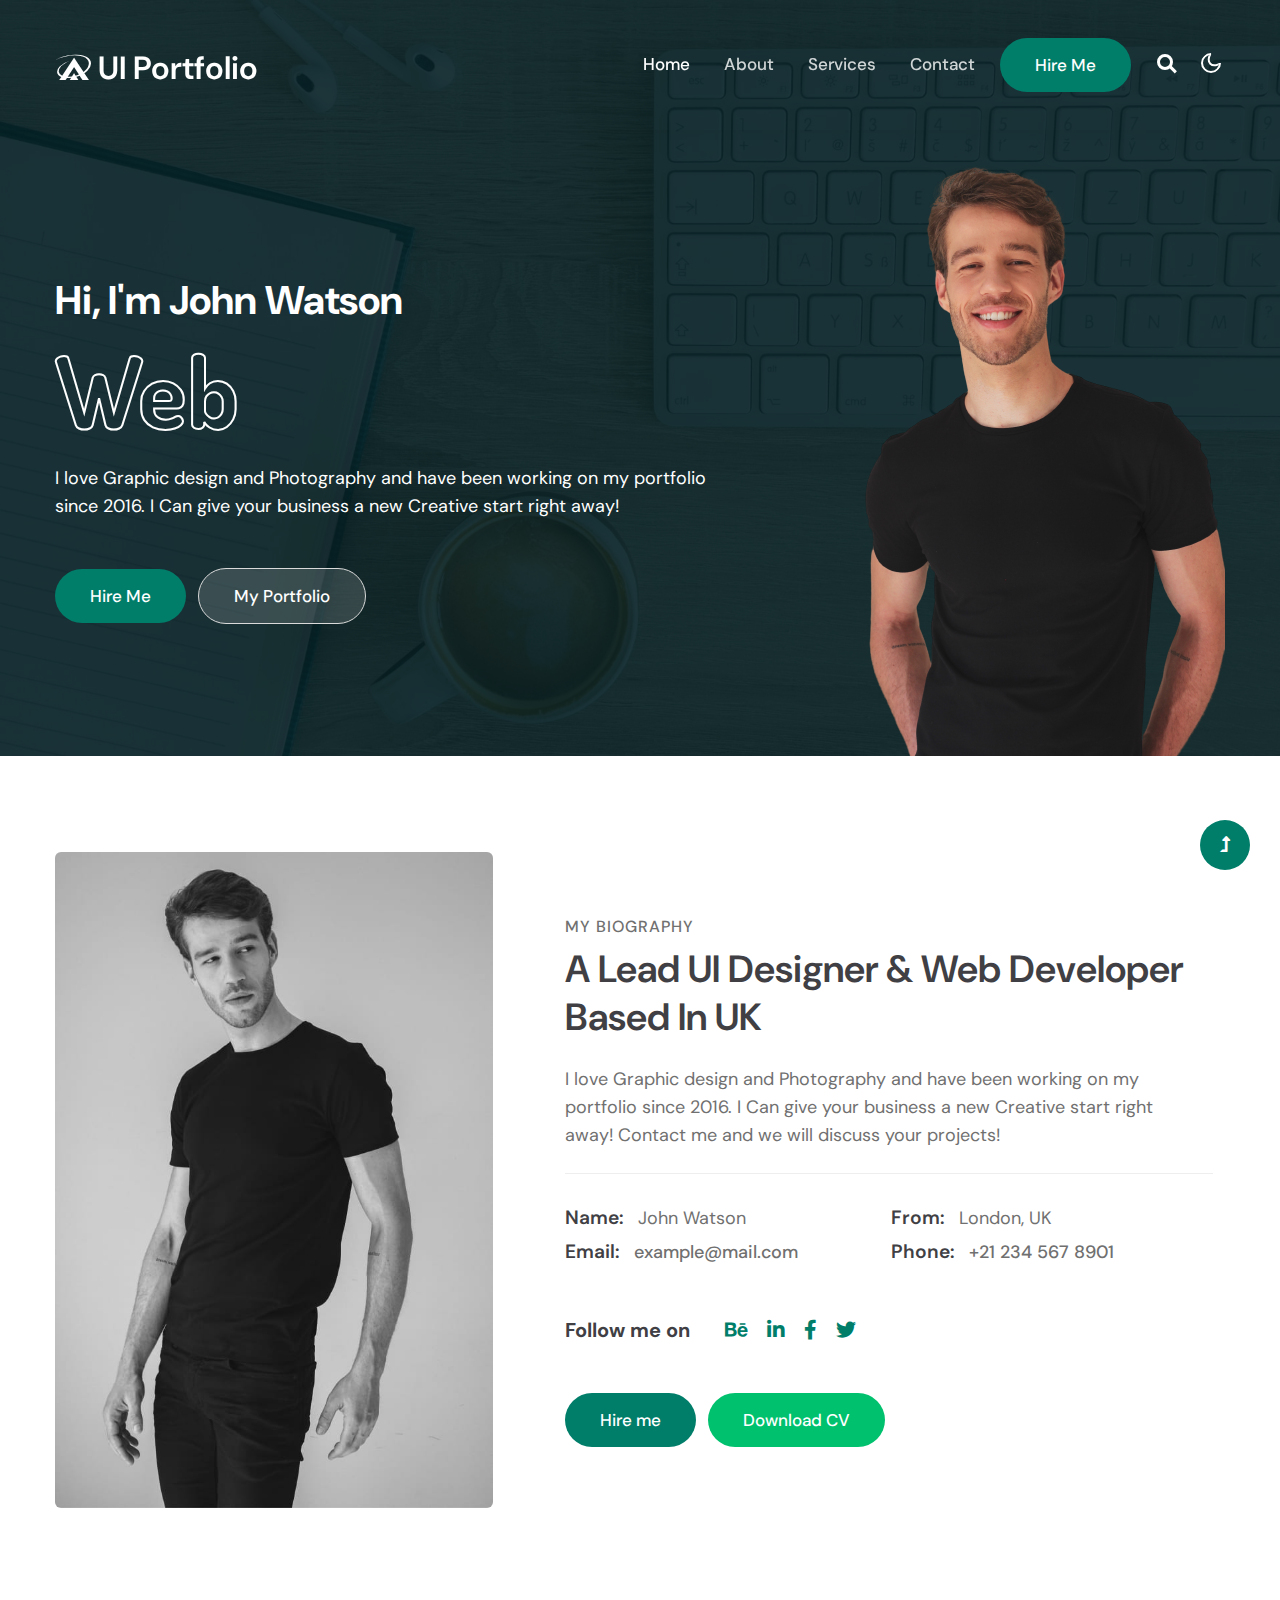
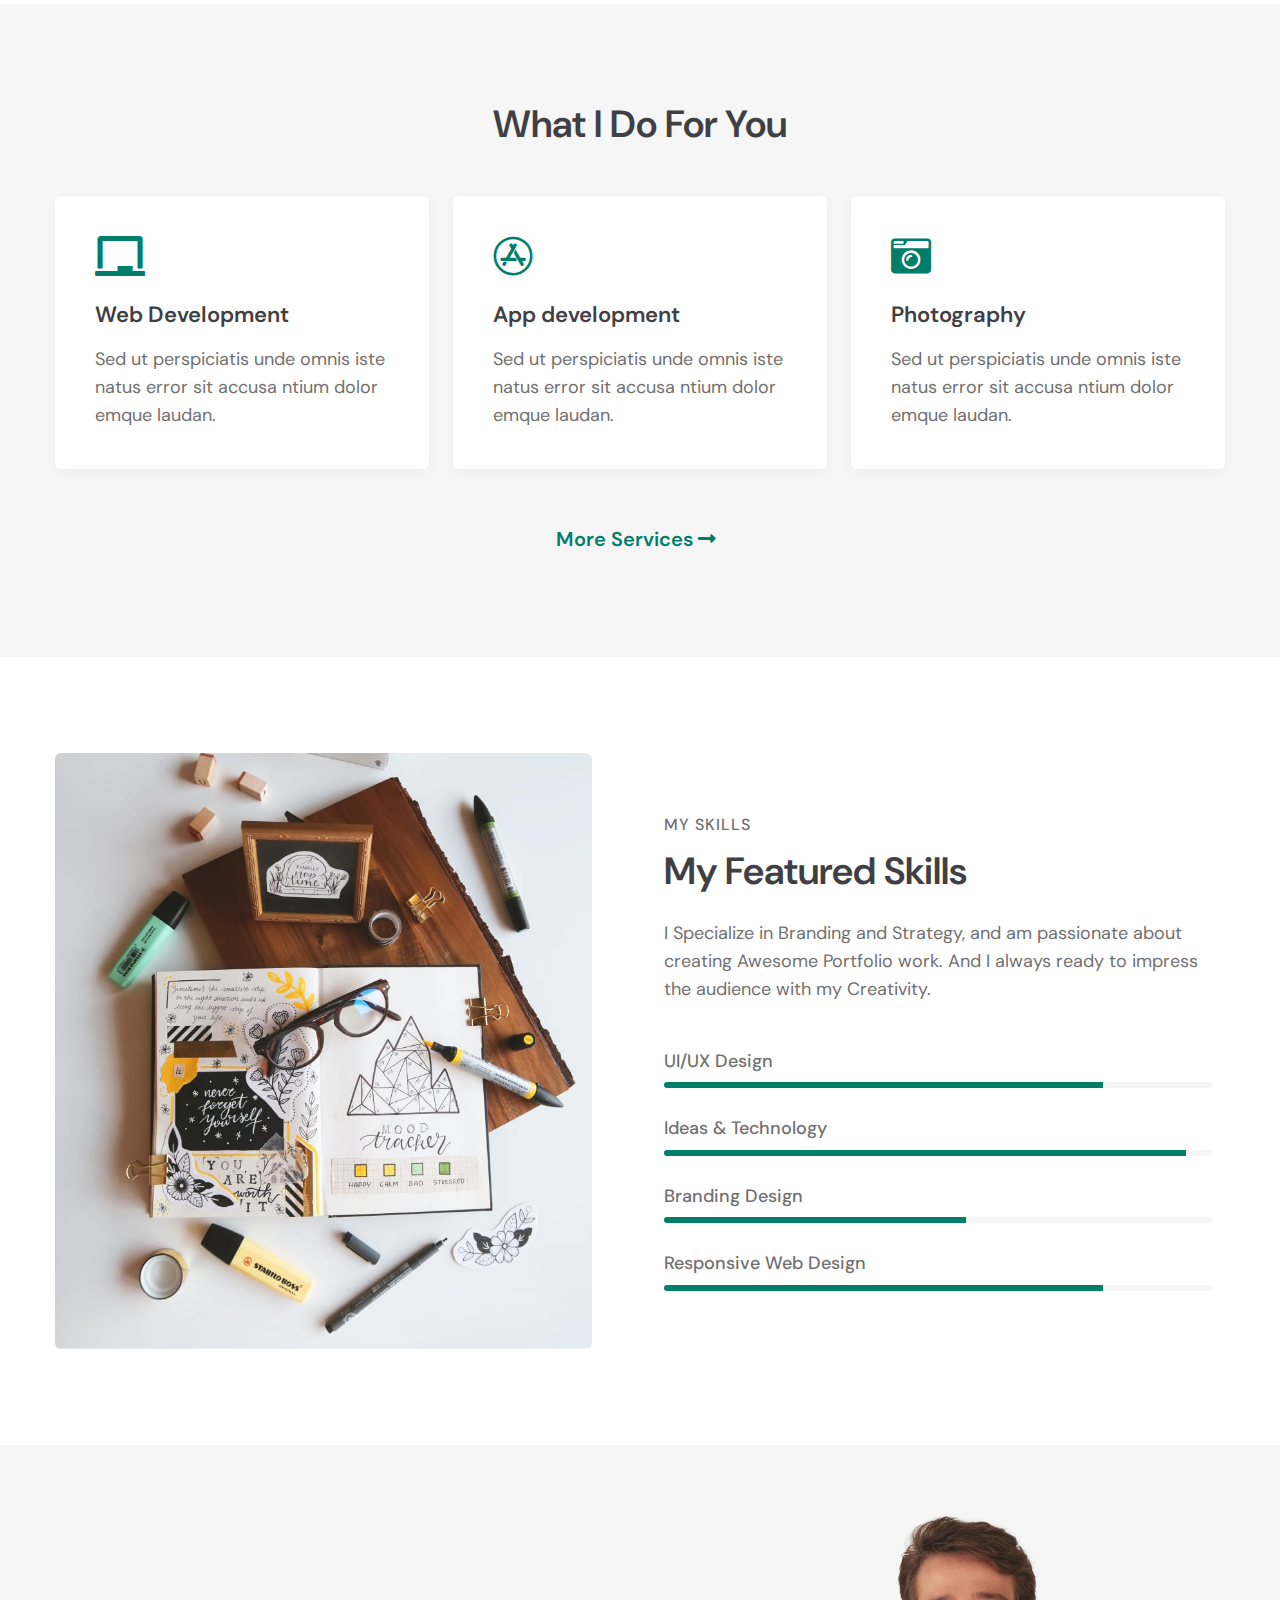
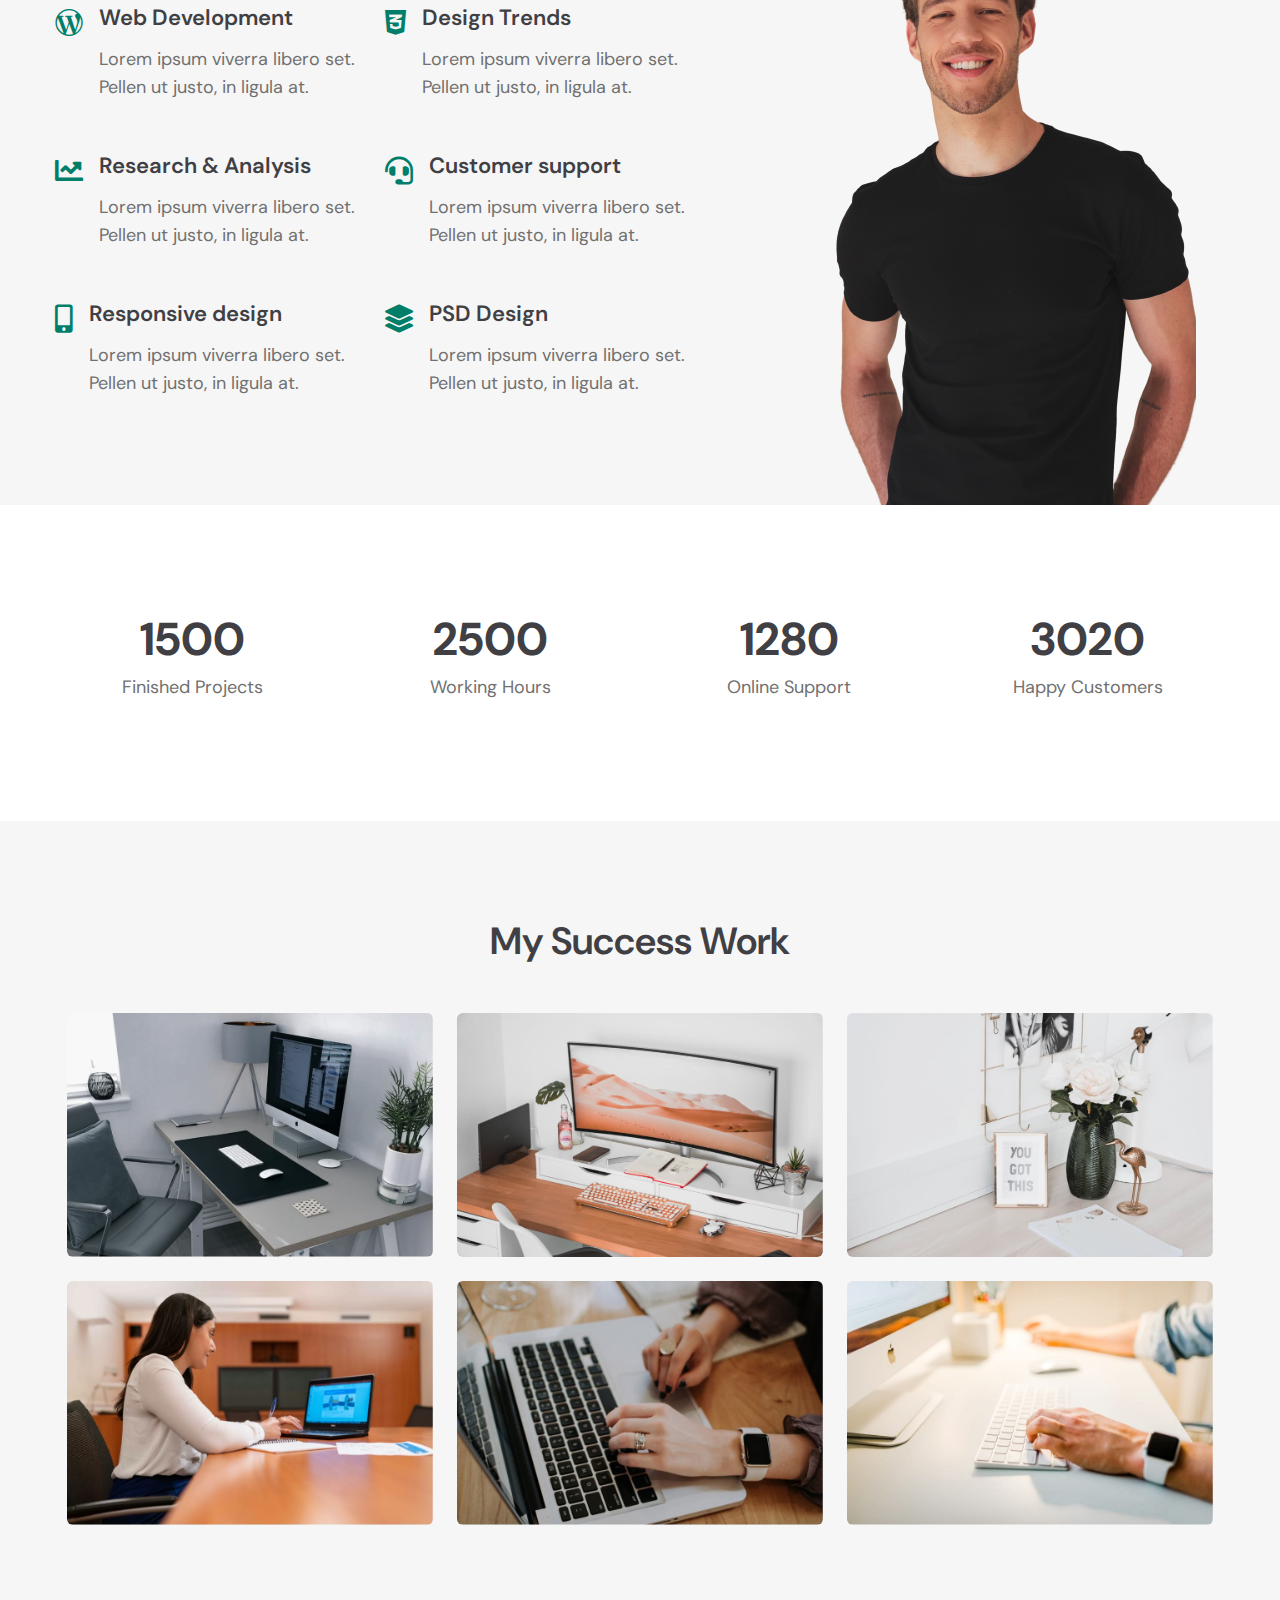
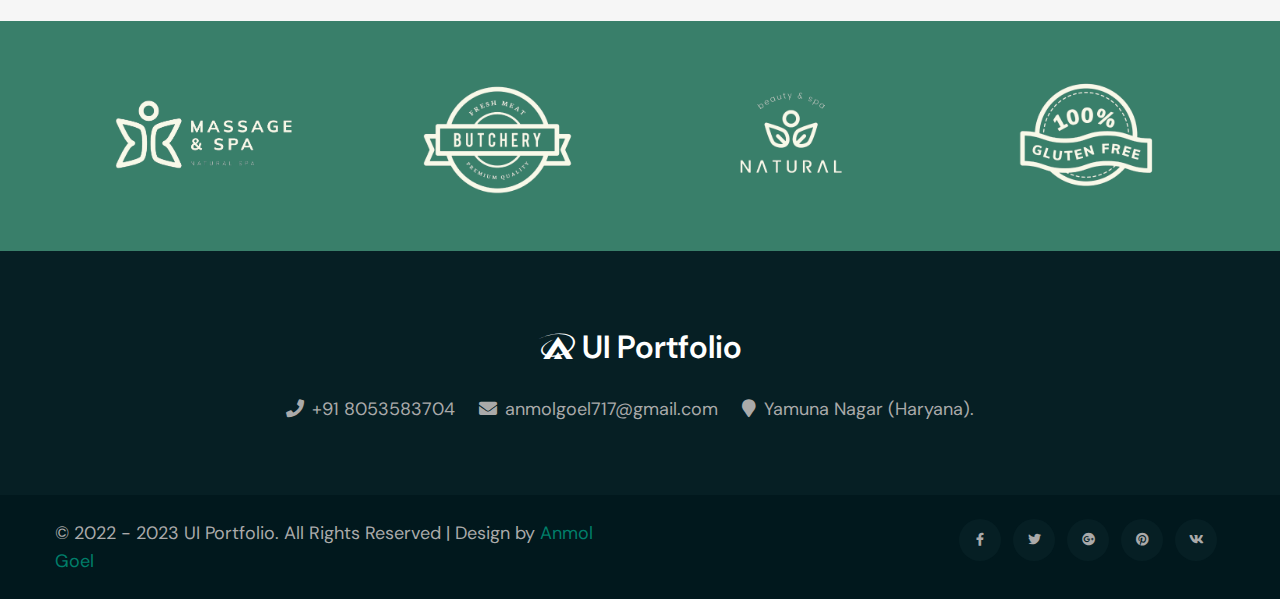
<file: index.html>
<!doctype html>
<html lang="en">

<head>
    <!-- Required meta tags -->
    <meta charset="utf-8">
    <meta name="viewport" content="width=device-width, initial-scale=1, shrink-to-fit=no">
    <title>UI Portfolio - Personal Category Bootstrap Responsive Website Template - Home : Anmol Goel</title>

    <!-- google-fonts -->
    <link href="//fonts.googleapis.com/css2?family=Dosis:wght@300;400;500;600;800&display=swap" rel="stylesheet">
    <link href="//fonts.googleapis.com/css2?family=DM+Sans:wght@400;500;700&display=swap" rel="stylesheet">
    <!-- //google-fonts -->

    <!-- Template CSS Style link -->
    <link rel="stylesheet" href="assets/css/style-liberty.css">

</head>

<body>


    <!--header-->
    <header id="site-header" class="fixed-top">
        <div class="container">
            <nav class="navbar navbar-expand-lg stroke">
                <h1>
                    <a class="navbar-brand" href="index.html">
                        <i class="fab fa-asymmetrik"></i> UI Portfolio
                    </a>
                </h1>
                <!-- if logo is image enable this   
            <a class="navbar-brand" href="#index.html">
                <img src="image-path" alt="Your logo" title="Your logo" style="height:35px;" />
            </a> -->
                <button class="navbar-toggler collapsed bg-gradient" type="button" data-bs-toggle="collapse"
                    data-bs-target="#navbarTogglerDemo02" aria-controls="navbarTogglerDemo02" aria-expanded="false"
                    aria-label="Toggle navigation">
                    <span class="navbar-toggler-icon fa icon-expand fa-bars"></span>
                    <span class="navbar-toggler-icon fa icon-close fa-times"></span>
                </button>

                <div class="collapse navbar-collapse" id="navbarTogglerDemo02">
                    <ul class="navbar-nav ms-lg-auto align-items-center">
                        <li class="nav-item active">
                            <a class="nav-link" href="index.html">Home <span class="sr-only">(current)</span></a>
                        </li>
                        <li class="nav-item">
                            <a class="nav-link" href="about.html">About</a>
                        </li>
                        <li class="nav-item">
                            <a class="nav-link" href="services.html">Services</a>
                        </li>
                        <li class="nav-item">
                            <a class="nav-link" href="contact.html">Contact</a>
                        </li>

                        <!--/right-btn-->
                        <div class="header-btn mx-2">
                            <a class="btn btn-style btn-primary mr-lg-5" href="contact.html"> Hire Me</a>
                        </div>
                        <!--/right-btn-->

                    </ul>
                </div>

                <!-- search -->
                <ul class="cd-header-buttons px-lg-2">
                    <li>
                    <a class="cd-search-trigger" href="#cd-search">
                        <span></span>
                    </a>
                    </li>
                </ul>
                <div id="cd-search" class="cd-search">
                    <form action="#url" method="post">
                        <input name="Search" type="search" placeholder="Click enter after typing...">
                    </form>
                </div>
                <!-- //search -->
                
                <!-- toggle switch for light and dark theme -->
                <div class="cont-ser-position">
                    <nav class="navigation">
                        <div class="theme-switch-wrapper">
                            <label class="theme-switch" for="checkbox">
                                <input type="checkbox" id="checkbox">
                                <div class="mode-container">
                                    <i class="gg-sun"></i>
                                    <i class="gg-moon"></i>
                                </div>
                            </label>
                        </div>
                    </nav>
                </div>
                <!-- //toggle switch for light and dark theme -->
            </nav>
        </div>
    </header>
    <!--//header-->




    <!-- banner section -->
    <section id="home" class="w3l-banner pt-5">
        <div class="container pt-lg-5 pt-md-4">
            <div class="row pt-lg-5 pt-4">
                <div class="col-lg-7 banner-info-grid pt-lg-0 pt-5">
                    <h1 class="mb-3">Hi, I'm John Watson</h1>
                    <h3 class="mb-4"> <span class="typed-text"></span><span class="cursor">&nbsp</span> </h3>
                    <p>I love Graphic design and Photography and have been working on my portfolio since 2016. I Can
                        give your business a new Creative start right away!</p>
                    
                    <a class="btn btn-primary btn-style mt-5 me-2" href="contact.html"> Hire Me </a>
                    <a class="btn btn-style transparent-btn mt-5" href="#portfolio"> My Portfolio </a>
                    
                </div>
                <div class="col-lg-5 text-lg-end my-image mt-lg-0 mt-4">
                    <img src="assets/images/banner.png" class="img-fluid" />
                </div>
            </div>
        </div>
    </section>
    <!-- //banner section -->


    <!-- About Section-->
    <section class="w3l-about py-5" id="about">
        <div class="container py-md-5 py-2">
            <div class="row w3l-row">
                <div class="col-lg-5 my-image pe-lg-5 mb-lg-0 mb-md-5 mb-4">
                    <img src="assets/images/about.jpg" alt="" class="img-fluid">
                </div>
                <div class="col-lg-7 w3l-about-info px-lg-4 align-center">
                    <h6 class="w3l-title-small mb-1">My Biography</h6>
                    <h3 class="w3l-title-main mb-2">A Lead UI Designer & Web Developer based in UK</h3>
                    <p class="my-4 pe-lg-5">I love Graphic design and Photography and have been working on my portfolio since 2016. I Can give your business a new Creative start right away! Contact me and we will discuss your projects!</p>
                    <div class="my-info mt-4">
                        <div class="single-info"><span>Name:</span>
                            <p>John Watson</p>
                        </div>
                        <div class="single-info"><span>From:</span>
                            <p>London, UK</p>
                        </div>
                        <div class="single-info"><span>Email:</span>
                            <p><a href="mailto:example@mail.com">example@mail.com</a></p>
                        </div>
                        <div class="single-info"><span>Phone:</span>
                            <p><a href="tel:+21 234 567 8901">+21 234 567 8901</a></p>
                        </div>
                    </div>

                    <ul class="follow-social mt-lg-5 mt-4">
                        <li>
                            <h5 class="me-md-3">Follow me on </h5>
                        </li>

                        <li><a href="#"><span class="fab fa-behance"></span></a>
                        </li>

                        <li><a href="#"><span class="fab fa-linkedin-in"></span></a>
                        </li>

                        <li><a href="#">
                                <span class="fab fa-facebook-f"></span></a></li>

                        <li><a href="#"><span class="fab fa-twitter"></span></a></li>

                    </ul>
                    <div class="w3l-btn">
                        <a href="contact.html" class="btn btn-style btn-primary mt-lg-5 mt-4 me-md-2">Hire me</a>
                        <a href="#download-cv" class="btn btn-style btn-secondary mt-lg-5 mt-4">Download CV</a>
                    </div>
                </div>
            </div>
        </div>
    </section>
    <!-- //About Section-->


    <!-- Services Section -->
    <section class="about-section py-5">
        <div class="container py-lg-5 py-md-4 py-2">
            <div class="title-heading-w3 mx-auto text-center mb-sm-5 mb-4">
                <h3 class="w3l-title-main">What I do for you</h3>
            </div>
            <div class="row justify-content-center">
                <div class="col-lg-4 col-md-6">
                    <div class="about-single">
                        <div class="about-icon mb-4">
                            <i class="fas fa-chalkboard"></i>
                        </div>
                        <div class="about-content">
                            <h5 class="mb-3"><a href="#url">Web Development</a></h5>
                            <p>Sed ut perspiciatis unde omnis iste natus error sit accusa ntium dolor emque
                                laudan.</p>
                        </div>
                    </div>
                </div>
                <div class="col-lg-4 col-md-6 mt-md-0 mt-3">
                    <div class="about-single">
                        <div class="about-icon mb-4">
                            <i class="fab fa-app-store"></i>
                        </div>
                        <div class="about-content">
                            <h5 class="mb-3"><a href="#url"> App development</a></h5>
                            <p>Sed ut perspiciatis unde omnis iste natus error sit accusa ntium dolor emque
                                laudan.</p>
                        </div>
                    </div>
                </div>
                <div class="col-lg-4 col-md-6 mt-lg-0 mt-3">
                    <div class="about-single">
                        <div class="about-icon mb-4">
                            <i class="fas fa-camera-retro"></i>
                        </div>
                        <div class="about-content">
                            <h5 class="mb-3"><a href="#url"> Photography</a></h5>
                            <p>Sed ut perspiciatis unde omnis iste natus error sit accusa ntium dolor emque
                                laudan.</p>
                        </div>
                    </div>
                </div>
            </div>

            <div class="w3l-btn text-center">
                <a href="services.html" class="btn btn-border mt-lg-5 mt-4 me-2">
                    More services <span class="fas fa-long-arrow-alt-right"></span></a>
            </div>
        </div>
    </section>
    <!-- //Services Section -->





    <section class="w3l-skills py-5" id="skills">
        <div class="container py-lg-5 py-md-4 py-3">
            <div class="row">
                <div class="col-lg-6 pe-lg-5">
                    <img src="assets/images/about1.jpg" alt="" class="img-fluid">
                </div>
                <div class="col-lg-6 mt-lg-0 mt-5 w3l-content-6 px-lg-4 align-self-center">
                    <h6 class="w3l-title-small mb-2">My skills</h6>
                    <h3 class="w3l-title-main">My Featured skills</h3>
                    <p class="mt-4">I Specialize in Branding and Strategy, and am passionate about creating Awesome
                        Portfolio work. And I always ready to impress the audience with my Creativity. </p>
                    <div class="progress-info mt-5">
                        <h6 class="progress-tittle">UI/UX Design</h6>
                        <div class="progress">
                            <div class="progress-bar progress-bar-striped" role="progressbar" style="width: 80%" aria-valuenow="80" aria-valuemin="0" aria-valuemax="100">
                            </div>
                        </div>
                    </div>
                    <div class="progress-info">
                        <h6 class="progress-tittle">Ideas &amp; Technology
                        </h6>
                        <div class="progress">
                            <div class="progress-bar progress-bar-striped" role="progressbar" style="width: 95%" aria-valuenow="95" aria-valuemin="0" aria-valuemax="100">
                            </div>
                        </div>
                    </div>
                    <div class="progress-info">
                        <h6 class="progress-tittle">Branding Design</h6>
                        <div class="progress">
                            <div class="progress-bar progress-bar-striped" role="progressbar" style="width: 55%" aria-valuenow="55" aria-valuemin="0" aria-valuemax="100">
                            </div>
                        </div>
                    </div>
                    <div class="progress-info mb-0">
                        <h6 class="progress-tittle">Responsive Web Design</h6>
                        <div class="progress">
                            <div class="progress-bar progress-bar-striped" role="progressbar" style="width: 80%" aria-valuenow="80" aria-valuemin="0" aria-valuemax="100">
                            </div>
                        </div>
                    </div>
                </div>
            </div>
        </div>
    </section>


    <!-- Why Choose Us Section-->
    <section class="w3l-whychooseus pt-5" id="about1">
        <div class="container pt-lg-0 pt-md-4 pt-2">
            <div class="row align-items-center">
                <div class="col-lg-7 pe-lg-5 align-items-center">
                    <div class="row two-grids">
                        <div class="col-sm-6 grids_info d-flex">
                            <i class="fab fa-wordpress-simple"></i>
                            <div class="detail ms-3">
                                <h4 class="w3l-subtitle">Web Development</h4>
                                <p>Lorem ipsum viverra libero set. Pellen ut justo, in ligula at.
                                </p>
                            </div>
                        </div>
                        <div class="col-sm-6 grids_info d-flex mt-sm-0 mt-4">
                            <i class="fab fa-css3-alt"></i>
                            <div class="detail ms-3">
                                <h4 class="w3l-subtitle">Design Trends</h4>
                                <p>Lorem ipsum viverra libero set. Pellen ut justo, in ligula at.
                                </p>
                            </div>
                        </div>
                        <div class="col-sm-6 grids_info d-flex mt-md-5 mt-4">
                            <i class="fas fa-chart-line"></i>
                            <div class="detail ms-3">
                                <h4 class="w3l-subtitle">Research & Analysis</h4>
                                <p>Lorem ipsum viverra libero set. Pellen ut justo, in ligula at.
                                </p>
                            </div>
                        </div>
                        <div class="col-sm-6 grids_info d-flex mt-md-5 mt-4">
                            <i class="fas fa-headset"></i>
                            <div class="detail ms-3">
                                <h4 class="w3l-subtitle">Customer support</h4>
                                <p>Lorem ipsum viverra libero set. Pellen ut justo, in ligula at.
                                </p>
                            </div>
                        </div>
                        <div class="col-sm-6 grids_info d-flex mt-md-5 mt-4">
                            <i class="fas fa-mobile-alt"></i>
                            <div class="detail ms-3">
                                <h4 class="w3l-subtitle">Responsive design</h4>
                                <p>Lorem ipsum viverra libero set. Pellen ut justo, in ligula at.
                                </p>
                            </div>
                        </div>
                        <div class="col-sm-6 grids_info d-flex mt-md-5 mt-4">
                            <i class="fas fa-layer-group"></i>
                            <div class="detail ms-3">
                                <h4 class="w3l-subtitle">PSD Design</h4>
                                <p>Lorem ipsum viverra libero set. Pellen ut justo, in ligula at.
                                </p>
                            </div>
                        </div>
                    </div>
                </div>
                <div class="col-lg-5 ps-lg-5 my-image mt-lg-0 mt-4">
                    <img src="assets/images/banner.png" alt="" class="img-fluid">
                </div>

            </div>
        </div>
    </section>
    <!-- //Why Choose Us Section-->



    
    <!-- Stats Section-->
    <section class="w3l-stats-section py-5" id="stats">
        <div class="container py-lg-5 py-md-4 py-2">
            <div class="w3l-stats-inner-inf py-lg-4">
                <div class="row stats-con text-center">
                    <div class="col-lg-3 col-6 stats_info counter_grid">
                        <p class="counter"> 1500 </p>
                        <h3>Finished Projects</h3>
                    </div>
                    <div class="col-lg-3 col-6 stats_info counter_grid">
                        <p class="counter"> 2500 </p>
                        <h3>Working Hours</h3>
                    </div>
                    <div class="col-lg-3 col-6 stats_info counter_grid mt-lg-0 mt-sm-5 mt-5">
                        <p class="counter"> 1280 </p>
                        <h3>Online Support</h3>
                    </div>
                    <div class="col-lg-3 col-6 stats_info counter_grid mt-lg-0 mt-sm-5 mt-5">
                        <p class="counter"> 3020 </p>
                        <h3>Happy Customers</h3>
                    </div>

                </div>
            </div>
        </div>
    </section>
    <!-- //Stats Section-->


    <!-- portfolio -->
    <section class="w3-gallery py-5" id="portfolio">
        <div class="container py-lg-5 py-md-4 py-2">
            <div class="title-heading-w3 mx-auto text-center mb-sm-5 mb-4">
                <h3 class="w3l-title-main mb-2">My Success Work</h3>
            </div>
            <div class="row portfolio-area clearfix p-0 m-0">
                <div class="col-lg-4 col-md-6 portfolio-item2 content" data-id="id-1" data-type="cat-item-1">
                    <span class="image-block">
                        <a class="image-zoom" href="assets/images/blog1.jpg" data-gal="prettyPhoto[gallery]">
                            <div class="content-overlay"></div>
                            <img src="assets/images/blog1.jpg" class="img-fluid w3layouts agileits" alt="portfolio-img">
                            <div class="content-details fadeIn-bottom">
                                <h3 class="content-title">Architecture</h3>
                                <p class="content-text">This is a short description</p>
                            </div>
                        </a>
                    </span>
                </div>
                <div class="col-lg-4 col-md-6 portfolio-item2 content mt-md-0 mt-4" data-id="id-2" data-type="cat-item-2">
                    <span class="image-block">
                        <a class="image-zoom" href="assets/images/blog2.jpg" data-gal="prettyPhoto[gallery]">
                            <div class="content-overlay"></div>
                            <img src="assets/images/blog2.jpg" class="img-fluid w3layouts agileits" alt="portfolio-img">
                            <div class="content-details fadeIn-bottom">
                                <h3 class="content-title">Corporate</h3>
                                <p class="content-text">This is a short description</p>
                            </div>
                        </a>
                    </span>
                </div>
                <div class="col-lg-4 col-md-6 portfolio-item2 content mt-lg-0 mt-4" data-id="id-3" data-type="cat-item-3">
                    <span class="image-block">
                        <a class="image-zoom" href="assets/images/blog3.jpg" data-gal="prettyPhoto[gallery]">
                            <div class="content-overlay"></div>
                            <img src="assets/images/blog3.jpg" class="img-fluid w3layouts agileits" alt="portfolio-img">
                            <div class="content-details fadeIn-bottom">
                                <h3 class="content-title">Ecommerce</h3>
                                <p class="content-text">This is a short description</p>
                            </div>
                        </a>
                    </span>
                </div>
                <div class="col-lg-4 col-md-6 portfolio-item2 content mt-4" data-id="id-4" data-type="cat-item-4">
                    <span class="image-block">
                        <a class="image-zoom" href="assets/images/blog4.jpg" data-gal="prettyPhoto[gallery]">
                            <div class="content-overlay"></div>
                            <img src="assets/images/blog4.jpg" class="img-fluid w3layouts agileits" alt="portfolio-img">
                            <div class="content-details fadeIn-bottom">
                                <h3 class="content-title">Mobile UI</h3>
                                <p class="content-text">This is a short description</p>
                            </div>
                        </a>
                    </span>
                </div>
                <div class="col-lg-4 col-md-6 portfolio-item2 content mt-4" data-id="id-5" data-type="cat-item-5">
                    <span class="image-block">
                        <a class="image-zoom" href="assets/images/blog5.jpg" data-gal="prettyPhoto[gallery]">
                            <div class="content-overlay"></div>
                            <img src="assets/images/blog5.jpg" class="img-fluid w3layouts agileits" alt="portfolio-img">
                            <div class="content-details fadeIn-bottom">
                                <h3 class="content-title">Fashion</h3>
                                <p class="content-text">This is a short description</p>
                            </div>
                        </a>
                    </span>
                </div>
                <div class="col-lg-4 col-md-6 portfolio-item2 content mt-4" data-id="id-7" data-type="cat-item-6">
                    <span class="image-block">
                        <a class="image-zoom" href="assets/images/blog6.jpg" data-gal="prettyPhoto[gallery]">
                            <div class="content-overlay"></div>
                            <img src="assets/images/blog6.jpg" class="img-fluid w3layouts agileits" alt="portfolio-img">
                            <div class="content-details fadeIn-bottom">
                                <h3 class="content-title">Real Estate </h3>
                                <p class="content-text">This is a short description</p>
                            </div>
                        </a>
                    </span>
                </div>
            </div>
            <!--end portfolio-area -->
        </div>
        <!-- //gallery container -->
    </section>
    <!-- //portfolio -->


    <!--/brands-->
    <section class="w3l-brands py-md-5 py-4">
        <div class="container py-lg-2">
            <div class="align-items-center">
                <div id="owl-demo" class="owl-carousel owl-theme">
                    <div class="item">
                        <img src="assets/images/logo1.png" class="img-fluid" alt="Brand">
                    </div>
                    <div class="item">
                        <img src="assets/images/logo2.png" class="img-fluid" alt="Brand">
                    </div>

                    <div class="item">
                        <img src="assets/images/logo3.png" class="img-fluid" alt="Brand">
                    </div>

                    <div class="item">
                        <img src="assets/images/logo4.png" class="img-fluid" alt="Brand">
                    </div>

                    <div class="item">
                        <img src="assets/images/logo5.png" class="img-fluid" alt="Brand">
                    </div>

                    <div class="item">
                        <img src="assets/images/logo1.png" class="img-fluid" alt="Brand">
                    </div>
                    <div class="item">
                        <img src="assets/images/logo2.png" class="img-fluid" alt="Brand">
                    </div>

                    <div class="item">
                        <img src="assets/images/logo3.png" class="img-fluid" alt="Brand">
                    </div>

                    <div class="item">
                        <img src="assets/images/logo4.png" class="img-fluid" alt="Brand">
                    </div>
                </div>
            </div>
        </div>
    </section>
    <!-- //brands -->



     <!-- footer -->
     <footer class="text-center">
        <div class="footer py-5">
            <div class="container py-md-4">
                <div clss="footer-logo">
                    <a class="logo" href="index.html">
                        <i class="fab fa-asymmetrik"></i> UI Portfolio
                    </a>
                </div>
                <div class="footer-contact-info mt-4">
                    <ul>
                        <li>
                            <a href="tel:+12 345 678 900" class="contact-text-sub">
                                <span class="fas fa-phone me-2"></span>+91 8053583704</a>
                        </li>
                        <li>
                            <a href="mailto:info@example.com" class="contact-text-sub">
                                <span class="fas fa-envelope me-2"></span>anmolgoel717@gmail.com </a>
                        </li>
                        <li>
                            <p class="contact-text-sub"> 
                                <span class="fas fa-map-marker me-2"></span>Yamuna Nagar (Haryana).</p>
                        </li>
                    </ul>
                </div>
            </div>
        </div>
        <div class="container py-4">
            <div class="row footer-grids">
                <div class="col-lg-6 copyright text-lg-start text-center align-center">
                    <p>© 2022 - 2023 UI Portfolio. All Rights Reserved | Design by <a href="#"> Anmol Goel</a> </p>
                </div>
                <div class="col-lg-6 text-lg-end text-center mt-lg-0 mt-4">
                    <div class="social">
                        <ul>
                            <li><a href="#url"><span class="fab me-2 fa-facebook-f"></span></a></li>
                            <li><a href="#url"><span class="fab me-2 fa-twitter"></span></a></li>
                            <li><a href="#url"><span class="fab me-2 fa-google-plus"></span></a></li>
                            <li><a href="#url"><span class="fab me-2 fa-pinterest"></span></a></li>
                            <li><a href="#url"><span class="fab me-2 fa-vk"></span></a></li>
                        </ul>
                    </div>
                </div>
            </div>
        </div>
    </footer>
    <!-- //footer -->



    <!-- Js scripts -->
    <!-- move top -->
    <button onclick="topFunction()" id="movetop" title="Go to top">
        <span class="fas fa-level-up-alt" aria-hidden="true"></span>
    </button>
    <script>
        // When the user scrolls down 20px from the top of the document, show the button
        window.onscroll = function () {
            scrollFunction()
        };

        function scrollFunction() {
            if (document.body.scrollTop > 20 || document.documentElement.scrollTop > 20) {
                document.getElementById("movetop").style.display = "block";
            } else {
                document.getElementById("movetop").style.display = "none";
            }
        }

        // When the user clicks on the button, scroll to the top of the document
        function topFunction() {
            document.body.scrollTop = 0;
            document.documentElement.scrollTop = 0;
        }
    </script>
    <!-- //move top -->

    <!-- common jquery plugin -->
    <script src="assets/js/jquery-3.3.1.min.js"></script>
    <!-- //common jquery plugin -->

    <!-- theme switch js (light and dark)-->
    <script src="assets/js/theme-change.js"></script>
    <!-- //theme switch js (light and dark)-->

    <!--search-bar-->
    <script src="assets/js/search.js"></script>
    <!--//search-bar-->

    <!--/stats-number-counter-->
    <script src="assets/js/jquery.waypoints.min.js"></script>
    <script src="assets/js/jquery.countup.js"></script>
    <script>
        $('.counter').countUp();

    </script>
    <!--//stats-number-counter-->

    <!--/owlcarousel-->
    <script src="assets/js/owl.carousel.js"></script>
    <!-- //brands-->
    <script>
        $(document).ready(function() {
            $("#owl-demo").owlCarousel({
                loop: true,
                autoplay: true,
                autoplaySpeed: 1500,
                nav: false,
                responsiveClass: true,
                responsive: {
                    0: {
                        items: 2,
                        nav: false
                    },
                    568: {
                        items: 3,
                        nav: false
                    },
                    768: {
                        items: 4,
                        nav: false
                    }
                }
            })
        })

    </script>
    <!-- //brands-->

    <!-- /typig-text-->
    <script>
        const typedTextSpan = document.querySelector(".typed-text");
        const cursorSpan = document.querySelector(".cursor");

        const textArray = ["Web Designer", "Web Developer", "Photographer", "Freelancer"];
        const typingDelay = 200;
        const erasingDelay = 10;
        const newTextDelay = 100; // Delay between current and next text
        let textArrayIndex = 0;
        let charIndex = 0;

        function type() {
            if (charIndex < textArray[textArrayIndex].length) {
                if (!cursorSpan.classList.contains("typing")) cursorSpan.classList.add("typing");
                typedTextSpan.textContent += textArray[textArrayIndex].charAt(charIndex);
                charIndex++;
                setTimeout(type, typingDelay);
            } else {
                cursorSpan.classList.remove("typing");
                setTimeout(erase, newTextDelay);
            }
        }

        function erase() {
            if (charIndex > 0) {
                // add class 'typing' if there's none
                if (!cursorSpan.classList.contains("typing")) {
                    cursorSpan.classList.add("typing");
                }
                typedTextSpan.textContent = textArray[textArrayIndex].substring(0, 0);
                charIndex--;
                setTimeout(erase, erasingDelay);
            } else {
                cursorSpan.classList.remove("typing");
                textArrayIndex++;
                if (textArrayIndex >= textArray.length) textArrayIndex = 0;
                setTimeout(type, typingDelay);
            }
        }

        document.addEventListener("DOMContentLoaded", function () { // On DOM Load initiate the effect
            if (textArray.length) setTimeout(type, newTextDelay + 250);
        });
    </script>
    <!-- //typig-text-->


    <!-- jQuery-Photo-filter-lightbox-portfolio-plugin -->
    <script src="assets/js/jquery-1.7.2.js"></script>
    <script src="assets/js/jquery.quicksand.js"></script>
    <script src="assets/js/script.js"></script>
    <script src="assets/js/jquery.prettyPhoto.js"></script>
    <!-- //jQuery-Photo-filter-lightbox-portfolio-plugin -->

    <!-- MENU-JS -->
    <script>
        $(window).on("scroll", function () {
            var scroll = $(window).scrollTop();

            if (scroll >= 80) {
                $("#site-header").addClass("nav-fixed");
            } else {
                $("#site-header").removeClass("nav-fixed");
            }
        });

        //Main navigation Active Class Add Remove
        $(".navbar-toggler").on("click", function () {
            $("header").toggleClass("active");
        });
        $(document).on("ready", function () {
            if ($(window).width() > 991) {
                $("header").removeClass("active");
            }
            $(window).on("resize", function () {
                if ($(window).width() > 991) {
                    $("header").removeClass("active");
                }
            });
        });
    </script>
    <!-- //MENU-JS -->

    <!-- disable body scroll which navbar is in active -->
    <script>
        $(function () {
            $('.navbar-toggler').click(function () {
                $('body').toggleClass('noscroll');
            })
        });
    </script>
    <!-- //disable body scroll which navbar is in active -->

    <!--bootstrap-->
    <script src="assets/js/bootstrap.min.js"></script>
    <!-- //bootstrap-->
    <!-- //Js scripts -->

</body>

</html>
</file>
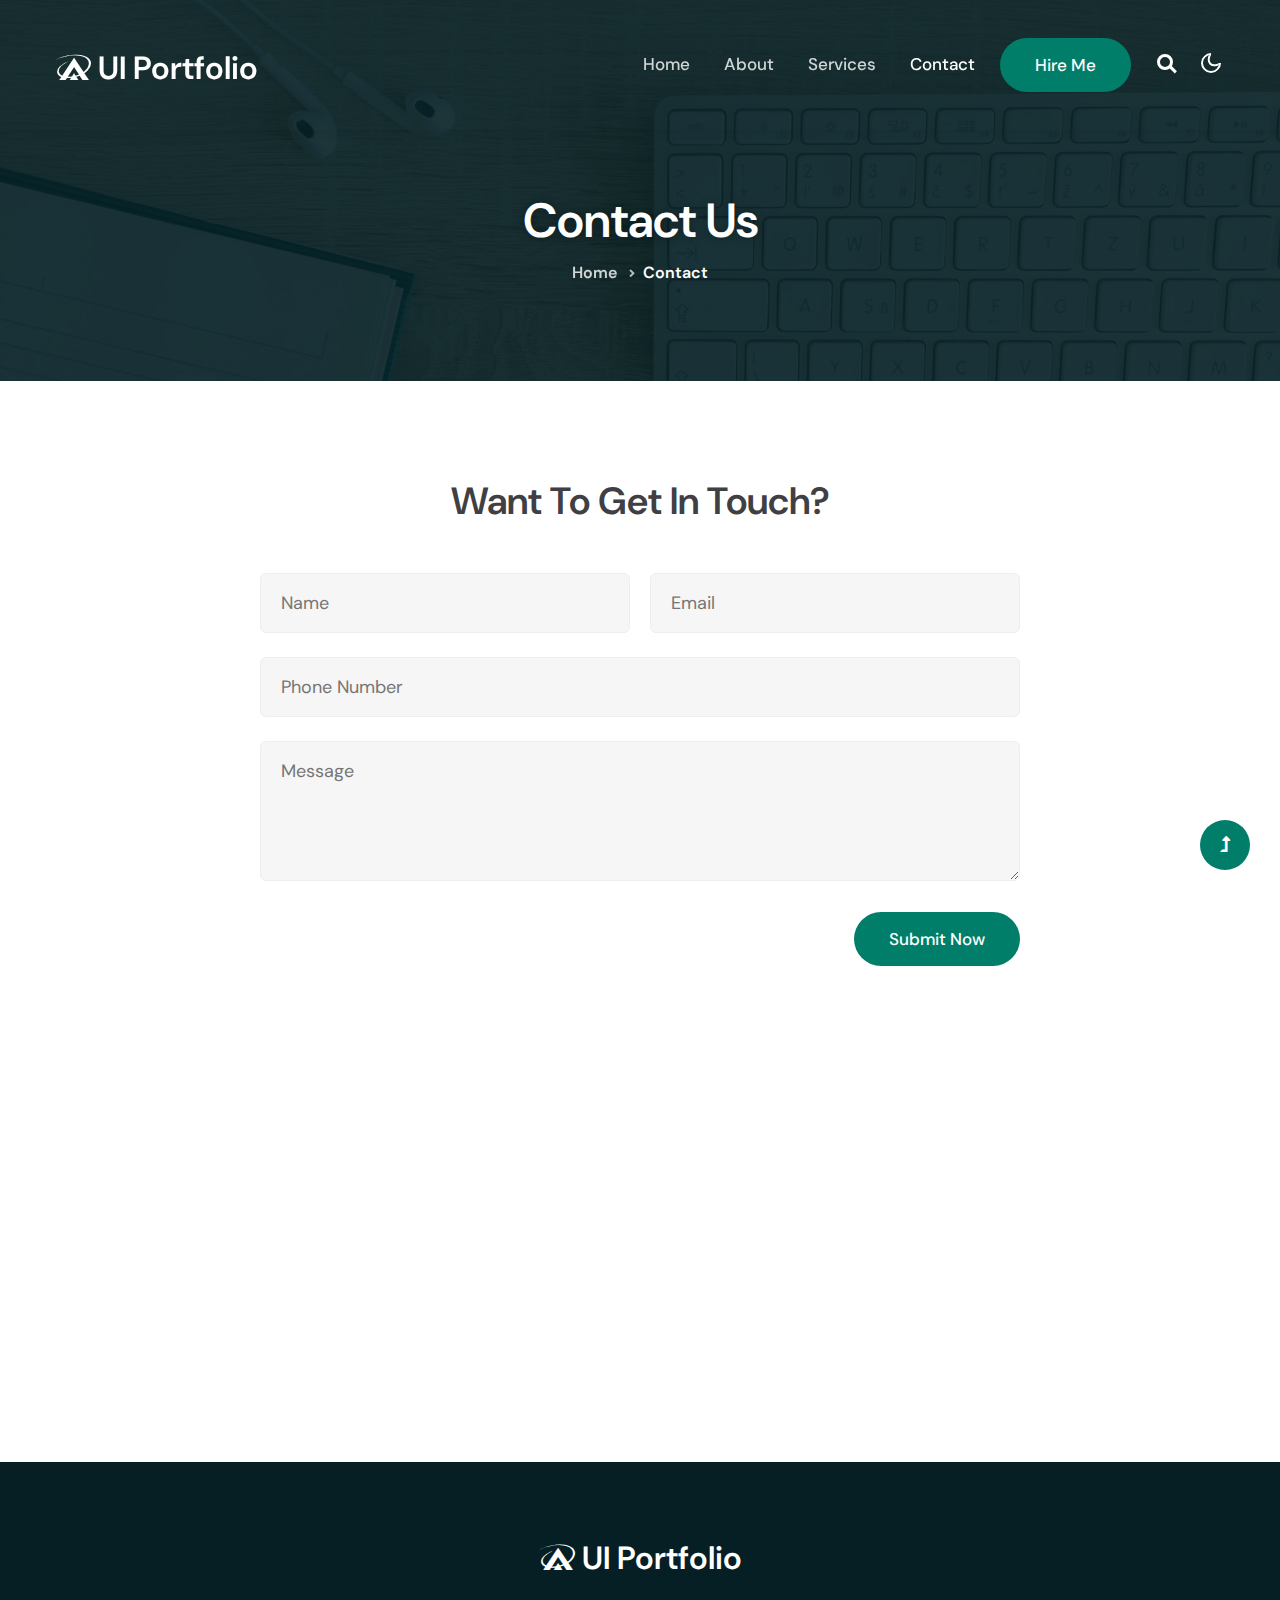
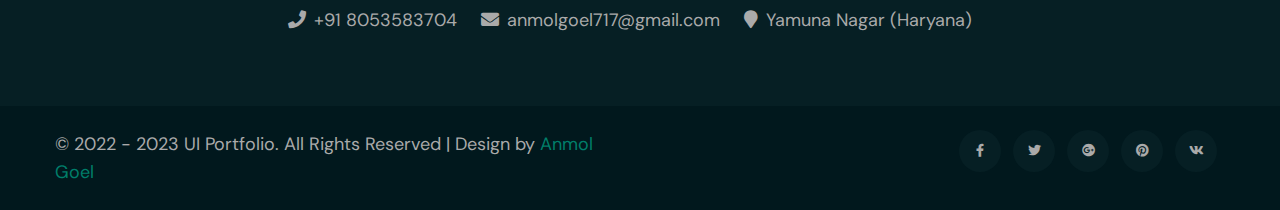
<file: contact.html>
<!doctype html>
<html lang="en">

<head>
    <!-- Required meta tags -->
    <meta charset="utf-8">
    <meta name="viewport" content="width=device-width, initial-scale=1, shrink-to-fit=no">
    <title>UI Portfolio - Personal Category Bootstrap Responsive Website Template - Contact : Anmol Goel</title>

    <!-- google-fonts -->
    <link href="//fonts.googleapis.com/css2?family=Dosis:wght@300;400;500;600;800&display=swap" rel="stylesheet">
    <link href="//fonts.googleapis.com/css2?family=DM+Sans:wght@400;500;700&display=swap" rel="stylesheet">
    <!-- //google-fonts -->

    <!-- Template CSS Style link -->
    <link rel="stylesheet" href="assets/css/style-liberty.css">

</head>

<body>


   
   
      
<!--header-->
<header id="site-header" class="fixed-top">
    <div class="container">
        <nav class="navbar navbar-expand-lg stroke">
            <h1>
                <a class="navbar-brand" href="index.html">
                    <i class="fab fa-asymmetrik"></i> UI Portfolio
                </a>
            </h1>
            <!-- if logo is image enable this   
        <a class="navbar-brand" href="#index.html">
            <img src="image-path" alt="Your logo" title="Your logo" style="height:35px;" />
        </a> -->
            <button class="navbar-toggler collapsed bg-gradient" type="button" data-bs-toggle="collapse"
                data-bs-target="#navbarTogglerDemo02" aria-controls="navbarTogglerDemo02" aria-expanded="false"
                aria-label="Toggle navigation">
                <span class="navbar-toggler-icon fa icon-expand fa-bars"></span>
                <span class="navbar-toggler-icon fa icon-close fa-times"></span>
            </button>

            <div class="collapse navbar-collapse" id="navbarTogglerDemo02">
                <ul class="navbar-nav ms-lg-auto align-items-center">
                    <li class="nav-item">
                        <a class="nav-link" href="index.html">Home <span class="sr-only">(current)</span></a>
                    </li>
                    <li class="nav-item">
                        <a class="nav-link" href="about.html">About</a>
                    </li>
                    <li class="nav-item">
                        <a class="nav-link" href="services.html">Services</a>
                    </li>
                    <li class="nav-item active">
                        <a class="nav-link" href="contact.html">Contact</a>
                    </li>

                    <!--/right-btn-->
                    <div class="header-btn mx-2">
                        <a class="btn btn-style btn-primary mr-lg-5" href="contact.html"> Hire Me</a>
                    </div>
                    <!--/right-btn-->

                </ul>
            </div>

            <!-- search -->
            <ul class="cd-header-buttons px-lg-2">
                <li>
                <a class="cd-search-trigger" href="#cd-search">
                    <span></span>
                </a>
                </li>
            </ul>
            <div id="cd-search" class="cd-search">
                <form action="#url" method="post">
                    <input name="Search" type="search" placeholder="Click enter after typing...">
                </form>
            </div>
            <!-- //search -->
            
            <!-- toggle switch for light and dark theme -->
            <div class="cont-ser-position">
                <nav class="navigation">
                    <div class="theme-switch-wrapper">
                        <label class="theme-switch" for="checkbox">
                            <input type="checkbox" id="checkbox">
                            <div class="mode-container">
                                <i class="gg-sun"></i>
                                <i class="gg-moon"></i>
                            </div>
                        </label>
                    </div>
                </nav>
            </div>
            <!-- //toggle switch for light and dark theme -->
        </nav>
    </div>
</header>
<!--//header-->


<!-- contact banner -->
<section class="w3l-about-breadcrumb text-center">
    <div class="breadcrumb-bg breadcrumb-bg-about py-5">
        <div class="container py-lg-5 mt-5">
            <div class="banner-info-grid mt-5">
                <h2 class="w3l-title-breadcrumb">Contact Us</h2>
            </div>
            <ul class="breadcrumbs-custom-path">
                <li><a href="#url">Home</a></li>
                <li class="active"><span class="fa fa-angle-right mx-2" aria-hidden="true"></span>Contact</li>
            </ul>
        </div>
    </div>
</section>
<!-- //contact banner -->



<!-- contact -->
<section class="w3l-contacts-12">
    <div class="contact-top pt-5">
        <div class="container py-lg-5 py-2">
            <div class="title-heading-w3 mx-auto text-center mb-sm-5 mb-4">
                <h3 class="w3l-title-main">Want to get in touch?</h3>
            </div>
            <div class="d-grid cont-main-top">
                <!-- contact form -->
                <div class="contacts12-main">
                    <form action="#" method="post" class="main-input">
                        <div class="top-inputs d-grid">
                            <input type="text" placeholder="Name" name="w3lName" id="w3lName" required="">
                            <input type="email" name="email" placeholder="Email" id="w3lSender" required="">
                        </div>
                        <input type="text" placeholder="Phone Number" name="w3lName" id="w3lName" required="">
                        <textarea placeholder="Message" name="w3lMessage" id="w3lMessage" required=""></textarea>
                        <div class="text-end">
                            <button type="submit" class="btn btn-primary btn-style">Submit Now</button>
                        </div>
                    </form>
                </div>
                <!-- //contact form -->
            </div>
        </div>
        <!-- map -->
        <div class="map mt-5">
            <iframe
                src="https://www.google.com/maps/embed?pb=!1m18!1m12!1m3!1d158857.7281066703!2d-0.24168144921176335!3d51.5287718408761!2m3!1f0!2f0!3f0!3m2!1i1024!2i768!4f13.1!3m3!1m2!1s0x47d8a00baf21de75%3A0x52963a5addd52a99!2sLondon%2C%20UK!5e0!3m2!1sen!2sin!4v1569921526194!5m2!1sen!2sin"
                frameborder="0" style="border:0;" allowfullscreen=""></iframe>
        </div>
        <!-- //map -->
    </div>
</section>
<!-- //contact -->


<!-- footer -->
<footer class="text-center">
    <div class="footer py-5">
        <div class="container py-md-4">
            <div clss="footer-logo">
                <a class="logo" href="index.html">
                    <i class="fab fa-asymmetrik"></i> UI Portfolio
                </a>
            </div>
            <div class="footer-contact-info mt-4">
                <ul>
                    <li>
                        <a href="tel:+12 345 678 900" class="contact-text-sub">
                            <span class="fas fa-phone me-2"></span>+91 8053583704</a>
                    </li>
                    <li>
                        <a href="mailto:info@example.com" class="contact-text-sub">
                            <span class="fas fa-envelope me-2"></span>anmolgoel717@gmail.com</a>
                    </li>
                    <li>
                        <p class="contact-text-sub"> 
                            <span class="fas fa-map-marker me-2"></span>Yamuna Nagar (Haryana)</p>
                    </li>
                </ul>
            </div>
        </div>
    </div>
    <div class="container py-4">
        <div class="row footer-grids">
            <div class="col-lg-6 copyright text-lg-start text-center align-center">
                <p>© 2022 - 2023 UI Portfolio. All Rights Reserved | Design by <a href="#"> Anmol Goel</a> </p>
            </div>
            <div class="col-lg-6 text-lg-end text-center mt-lg-0 mt-4">
                <div class="social">
                    <ul>
                        <li><a href="#url"><span class="fab me-2 fa-facebook-f"></span></a></li>
                        <li><a href="#url"><span class="fab me-2 fa-twitter"></span></a></li>
                        <li><a href="#url"><span class="fab me-2 fa-google-plus"></span></a></li>
                        <li><a href="#url"><span class="fab me-2 fa-pinterest"></span></a></li>
                        <li><a href="#url"><span class="fab me-2 fa-vk"></span></a></li>
                    </ul>
                </div>
            </div>
        </div>
    </div>
</footer>
<!-- //footer -->



<!-- Js scripts -->
<!-- move top -->
<button onclick="topFunction()" id="movetop" title="Go to top">
    <span class="fas fa-level-up-alt" aria-hidden="true"></span>
</button>
<script>
    // When the user scrolls down 20px from the top of the document, show the button
    window.onscroll = function () {
        scrollFunction()
    };

    function scrollFunction() {
        if (document.body.scrollTop > 20 || document.documentElement.scrollTop > 20) {
            document.getElementById("movetop").style.display = "block";
        } else {
            document.getElementById("movetop").style.display = "none";
        }
    }

    // When the user clicks on the button, scroll to the top of the document
    function topFunction() {
        document.body.scrollTop = 0;
        document.documentElement.scrollTop = 0;
    }
</script>
<!-- //move top -->

<!-- common jquery plugin -->
<script src="assets/js/jquery-3.3.1.min.js"></script>
<!-- //common jquery plugin -->

<!-- theme switch js (light and dark)-->
<script src="assets/js/theme-change.js"></script>
<!-- //theme switch js (light and dark)-->

<!--search-bar-->
<script src="assets/js/search.js"></script>
<!--//search-bar-->

<!--/stats-number-counter-->
<script src="assets/js/jquery.waypoints.min.js"></script>
<script src="assets/js/jquery.countup.js"></script>
<script>
    $('.counter').countUp();

</script>
<!--//stats-number-counter-->

<!--/owlcarousel-->
<script src="assets/js/owl.carousel.js"></script>
<!-- //tesimonials-->
<script>
    $(document).ready(function () {
      $("#owl-demo1").owlCarousel({
        loop: true,
        margin: 30,
        nav: false,
        responsiveClass: true,
        responsive: {
          0: {
            items: 1,
            nav: false
          },
          768: {
            items: 2,
            nav: false
          },
          1024: {
            items: 3,
            nav: false
          }
        }
      })
    })
  </script>
<!-- //tesimonials-->

<!-- /typig-text-->
<script>
    const typedTextSpan = document.querySelector(".typed-text");
    const cursorSpan = document.querySelector(".cursor");

    const textArray = ["Web Designer", "Web Developer", "Photographer", "Freelancer"];
    const typingDelay = 200;
    const erasingDelay = 10;
    const newTextDelay = 100; // Delay between current and next text
    let textArrayIndex = 0;
    let charIndex = 0;

    function type() {
        if (charIndex < textArray[textArrayIndex].length) {
            if (!cursorSpan.classList.contains("typing")) cursorSpan.classList.add("typing");
            typedTextSpan.textContent += textArray[textArrayIndex].charAt(charIndex);
            charIndex++;
            setTimeout(type, typingDelay);
        } else {
            cursorSpan.classList.remove("typing");
            setTimeout(erase, newTextDelay);
        }
    }

    function erase() {
        if (charIndex > 0) {
            // add class 'typing' if there's none
            if (!cursorSpan.classList.contains("typing")) {
                cursorSpan.classList.add("typing");
            }
            typedTextSpan.textContent = textArray[textArrayIndex].substring(0, 0);
            charIndex--;
            setTimeout(erase, erasingDelay);
        } else {
            cursorSpan.classList.remove("typing");
            textArrayIndex++;
            if (textArrayIndex >= textArray.length) textArrayIndex = 0;
            setTimeout(type, typingDelay);
        }
    }

    document.addEventListener("DOMContentLoaded", function () { // On DOM Load initiate the effect
        if (textArray.length) setTimeout(type, newTextDelay + 250);
    });
</script>
<!-- //typig-text-->


<!-- jQuery-Photo-filter-lightbox-portfolio-plugin -->
<script src="assets/js/jquery-1.7.2.js"></script>
<script src="assets/js/jquery.quicksand.js"></script>
<script src="assets/js/script.js"></script>
<script src="assets/js/jquery.prettyPhoto.js"></script>
<!-- //jQuery-Photo-filter-lightbox-portfolio-plugin -->

<!-- MENU-JS -->
<script>
    $(window).on("scroll", function () {
        var scroll = $(window).scrollTop();

        if (scroll >= 80) {
            $("#site-header").addClass("nav-fixed");
        } else {
            $("#site-header").removeClass("nav-fixed");
        }
    });

    //Main navigation Active Class Add Remove
    $(".navbar-toggler").on("click", function () {
        $("header").toggleClass("active");
    });
    $(document).on("ready", function () {
        if ($(window).width() > 991) {
            $("header").removeClass("active");
        }
        $(window).on("resize", function () {
            if ($(window).width() > 991) {
                $("header").removeClass("active");
            }
        });
    });
</script>
<!-- //MENU-JS -->

<!-- disable body scroll which navbar is in active -->
<script>
    $(function () {
        $('.navbar-toggler').click(function () {
            $('body').toggleClass('noscroll');
        })
    });
</script>
<!-- //disable body scroll which navbar is in active -->

<!--bootstrap-->
<script src="assets/js/bootstrap.min.js"></script>
<!-- //bootstrap-->
<!-- //Js scripts -->

</body>

</html>
</file>
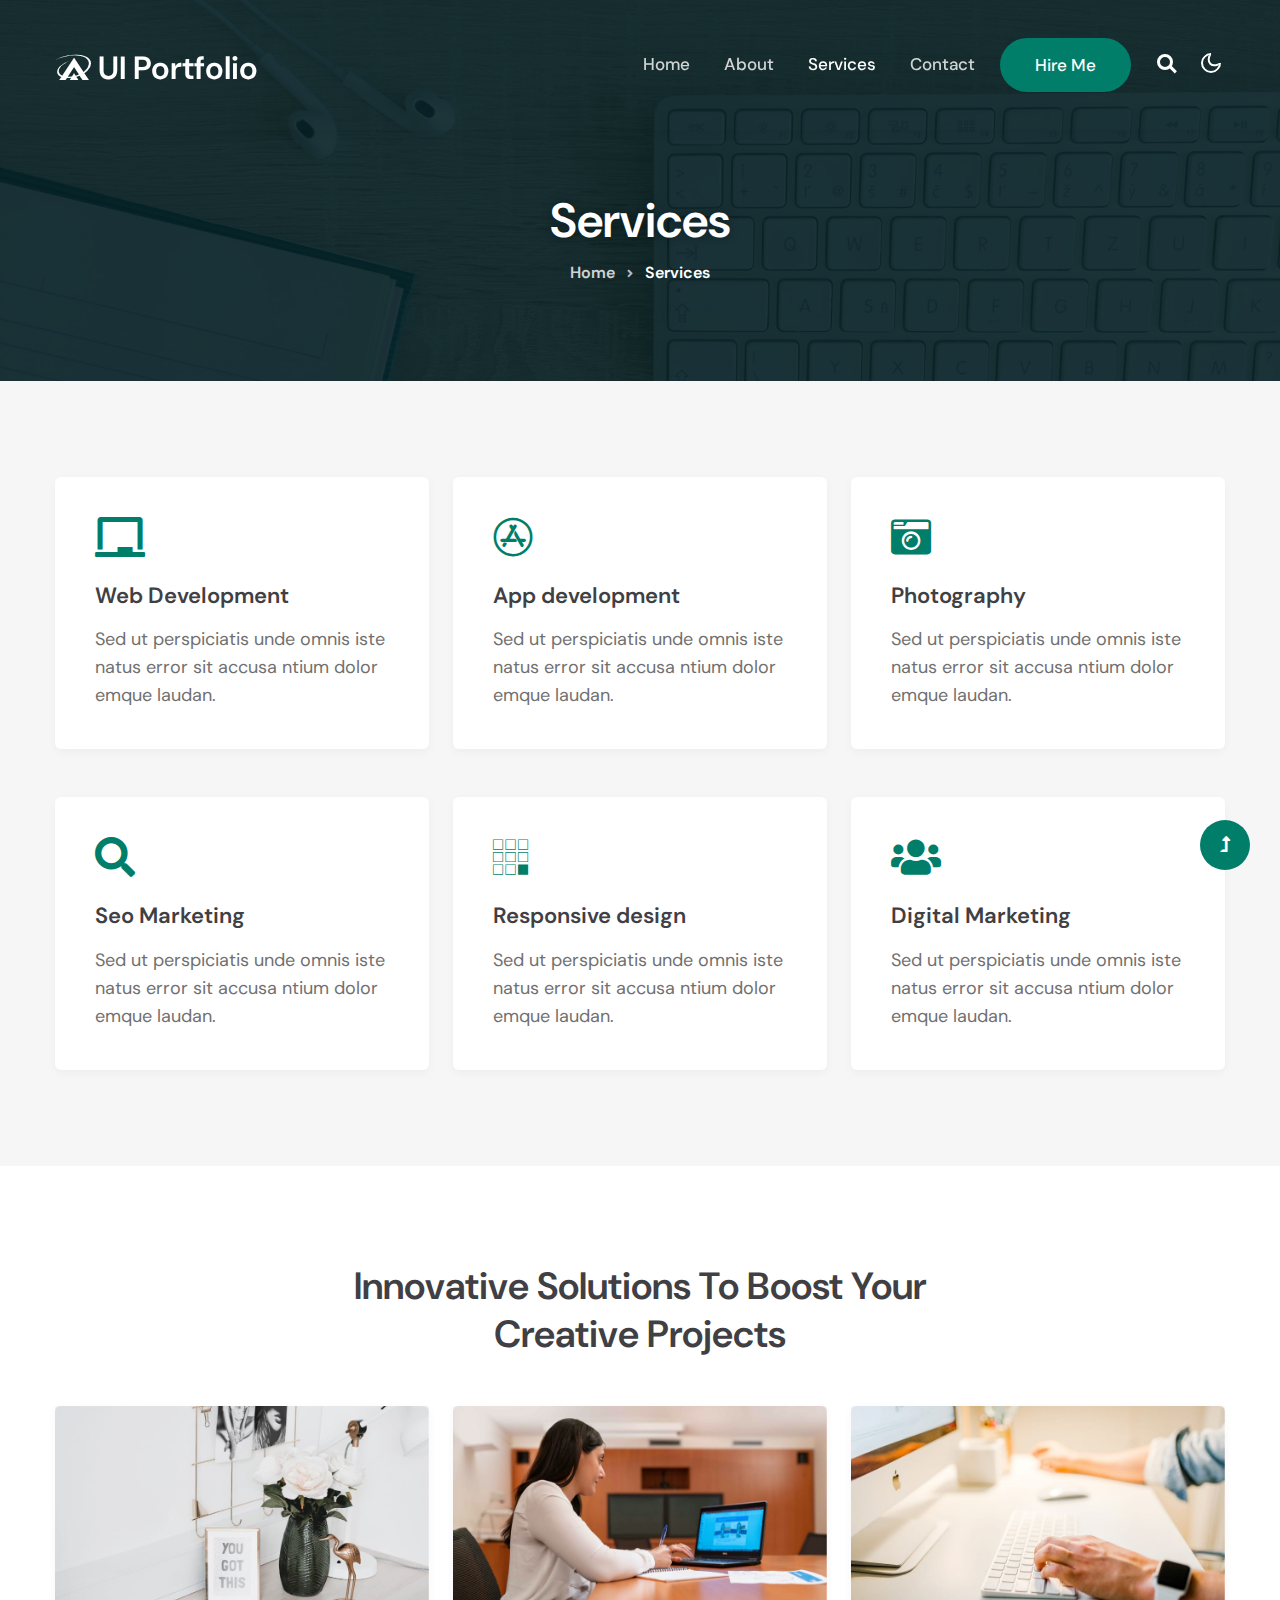
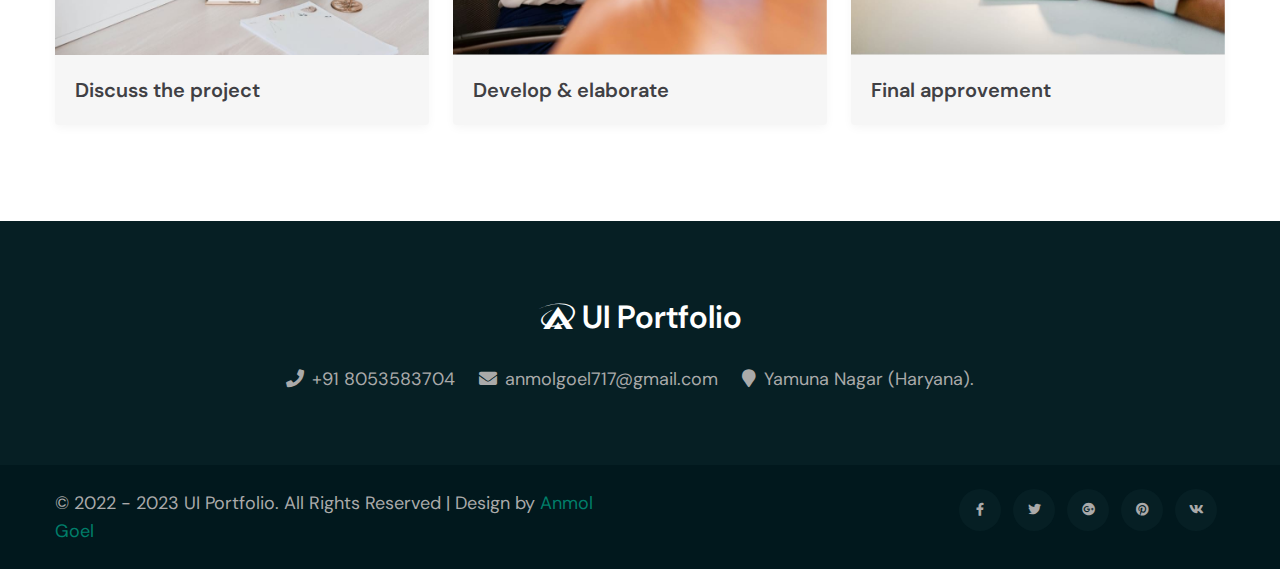
<file: services.html>
<!doctype html>
<html lang="en">

<head>
    <!-- Required meta tags -->
    <meta charset="utf-8">
    <meta name="viewport" content="width=device-width, initial-scale=1, shrink-to-fit=no">
    <title>UI Portfolio - Personal Category Bootstrap Responsive Website Template - Services : Anmol Goel</title>

    <!-- google-fonts -->
    <link href="//fonts.googleapis.com/css2?family=Dosis:wght@300;400;500;600;800&display=swap" rel="stylesheet">
    <link href="//fonts.googleapis.com/css2?family=DM+Sans:wght@400;500;700&display=swap" rel="stylesheet">
    <!-- //google-fonts -->

    <!-- Template CSS Style link -->
    <link rel="stylesheet" href="assets/css/style-liberty.css">

</head>

<body>



<!--header-->
<header id="site-header" class="fixed-top">
    <div class="container">
        <nav class="navbar navbar-expand-lg stroke">
            <h1>
                <a class="navbar-brand" href="index.html">
                    <i class="fab fa-asymmetrik"></i> UI Portfolio
                </a>
            </h1>
            <!-- if logo is image enable this   
        <a class="navbar-brand" href="#index.html">
            <img src="image-path" alt="Your logo" title="Your logo" style="height:35px;" />
        </a> -->
            <button class="navbar-toggler collapsed bg-gradient" type="button" data-bs-toggle="collapse"
                data-bs-target="#navbarTogglerDemo02" aria-controls="navbarTogglerDemo02" aria-expanded="false"
                aria-label="Toggle navigation">
                <span class="navbar-toggler-icon fa icon-expand fa-bars"></span>
                <span class="navbar-toggler-icon fa icon-close fa-times"></span>
            </button>

            <div class="collapse navbar-collapse" id="navbarTogglerDemo02">
                <ul class="navbar-nav ms-lg-auto align-items-center">
                    <li class="nav-item">
                        <a class="nav-link" href="index.html">Home <span class="sr-only">(current)</span></a>
                    </li>
                    <li class="nav-item">
                        <a class="nav-link" href="about.html">About</a>
                    </li>
                    <li class="nav-item active">
                        <a class="nav-link" href="services.html">Services</a>
                    </li>
                    <li class="nav-item">
                        <a class="nav-link" href="contact.html">Contact</a>
                    </li>

                    <!--/right-btn-->
                    <div class="header-btn mx-2">
                        <a class="btn btn-style btn-primary mr-lg-5" href="contact.html"> Hire Me</a>
                    </div>
                    <!--/right-btn-->

                </ul>
            </div>

            <!-- search -->
            <ul class="cd-header-buttons px-lg-2">
                <li>
                <a class="cd-search-trigger" href="#cd-search">
                    <span></span>
                </a>
                </li>
            </ul>
            <div id="cd-search" class="cd-search">
                <form action="#url" method="post">
                    <input name="Search" type="search" placeholder="Click enter after typing...">
                </form>
            </div>
            <!-- //search -->
            
            <!-- toggle switch for light and dark theme -->
            <div class="cont-ser-position">
                <nav class="navigation">
                    <div class="theme-switch-wrapper">
                        <label class="theme-switch" for="checkbox">
                            <input type="checkbox" id="checkbox">
                            <div class="mode-container">
                                <i class="gg-sun"></i>
                                <i class="gg-moon"></i>
                            </div>
                        </label>
                    </div>
                </nav>
            </div>
            <!-- //toggle switch for light and dark theme -->
        </nav>
    </div>
</header>
<!--//header-->


<!-- Services banner -->
<section class="w3l-about-breadcrumb text-center">
    <div class="breadcrumb-bg breadcrumb-bg-about py-5">
        <div class="container py-lg-5 mt-5">
            <div class="banner-info-grid mt-5">
                <h2 class="w3l-title-breadcrumb">Services</h2>
            </div>
            <ul class="breadcrumbs-custom-path">
                <li><a href="#url">Home</a></li>
                <li class="active"><span class="fa fa-angle-right mx-2" aria-hidden="true"></span> Services</li>
            </ul>
        </div>
    </div>
</section>
<!-- //Services banner -->



<!-- Services Section -->
<section class="about-section py-5">
    <div class="container py-lg-5 py-md-4 py-2">
        <div class="row justify-content-center">
            <div class="col-lg-4 col-md-6">
                <div class="about-single">
                    <div class="about-icon mb-4">
                        <i class="fas fa-chalkboard"></i>
                    </div>
                    <div class="about-content">
                        <h5 class="mb-3"><a href="about.html">Web Development</a></h5>
                        <p>Sed ut perspiciatis unde omnis iste natus error sit accusa ntium dolor emque
                            laudan.</p>
                    </div>
                </div>
            </div>
            <div class="col-lg-4 col-md-6 mt-md-0 mt-3">
                <div class="about-single">
                    <div class="about-icon mb-4">
                        <i class="fab fa-app-store"></i>
                    </div>
                    <div class="about-content">
                        <h5 class="mb-3"><a href="about.html">App development</a></h5>
                        <p>Sed ut perspiciatis unde omnis iste natus error sit accusa ntium dolor emque
                            laudan.</p>
                    </div>
                </div>
            </div>
            <div class="col-lg-4 col-md-6 mt-lg-0 mt-3">
                <div class="about-single">
                    <div class="about-icon mb-4">
                        <i class="fas fa-camera-retro"></i>
                    </div>
                    <div class="about-content">
                        <h5 class="mb-3"><a href="about.html">Photography</a></h5>
                        <p>Sed ut perspiciatis unde omnis iste natus error sit accusa ntium dolor emque
                            laudan.</p>
                    </div>
                </div>
            </div>

            <div class="col-lg-4 col-md-6 mt-lg-5 mt-4">
                <div class="about-single">
                    <div class="about-icon mb-4">
                        <i class="fas fa-search"></i>
                    </div>
                    <div class="about-content">
                        <h5 class="mb-3"><a href="about.html">Seo Marketing</a></h5>
                        <p>Sed ut perspiciatis unde omnis iste natus error sit accusa ntium dolor emque
                            laudan.</p>
                    </div>
                </div>
            </div>
            <div class="col-lg-4 col-md-6 mt-lg-5 mt-4">
                <div class="about-single">
                    <div class="about-icon mb-4">
                        <i class="fab fa-buromobelexperte"></i>
                    </div>
                    <div class="about-content">
                        <h5 class="mb-3"><a href="about.html">Responsive design</a></h5>
                        <p>Sed ut perspiciatis unde omnis iste natus error sit accusa ntium dolor emque
                            laudan.</p>
                    </div>
                </div>
            </div>
            <div class="col-lg-4 col-md-6 mt-lg-5 mt-4">
                <div class="about-single">
                    <div class="about-icon mb-4">
                        <i class="fas fa-users"></i>
                    </div>
                    <div class="about-content">
                        <h5 class="mb-3"><a href="about.html">Digital Marketing</a></h5>
                        <p>Sed ut perspiciatis unde omnis iste natus error sit accusa ntium dolor emque
                            laudan.</p>
                    </div>
                </div>
            </div>
        </div>
    </div>
</section>
<!-- //Services Section -->


<div class="service-section py-5">
    <div class="container py-lg-5 py-md-4 py-2">
        <div class="title-heading-w3 mx-auto text-center mb-sm-5 mb-4">
            <h3 class="w3l-title-main">Innovative solutions
                to boost your creative projects</h3>
        </div>
        <div class="row justify-content-center">
            <div class="col-lg-4 col-sm-6 item">
                <div class="card">
                    <div class="card-header p-0 position-relative border-0">
                        <a href="services.html">
                            <img class="d-block img-responsive" src="assets/images/blog3.jpg" alt="card-image">
                        </a>
                    </div>
                    <div class="card-body service-details">
                        <a href="services.html" class="service-heading">Discuss the project </a>
                    </div>
                </div>
            </div>
            <div class="col-lg-4 col-sm-6 mt-sm-0 mt-4 pt-sm-0 pt-2">
                <div class="card">
                    <div class="card-header p-0 position-relative border-0">
                        <a href="services.html">
                            <img class="d-block img-responsive" src="assets/images/blog4.jpg" alt="card-image">
                        </a>
                    </div>
                    <div class="card-body service-details">
                        <a href="services.html" class="service-heading">Develop & elaborate </a>
                    </div>
                </div>
            </div>
            <div class="col-lg-4 col-sm-6 mt-lg-0 mt-4 pt-lg-0 pt-2">
                <div class="card">
                    <div class="card-header p-0 position-relative border-0">
                        <a href="services.html">
                            <img class="d-block img-responsive" src="assets/images/blog6.jpg" alt="card-image">
                        </a>
                    </div>
                    <div class="card-body service-details">
                        <a href="services.html" class="service-heading">Final approvement </a>
                    </div>
                </div>
            </div>
        </div>
    </div>
</div>


<!-- footer -->
<footer class="text-center">
    <div class="footer py-5">
        <div class="container py-md-4">
            <div clss="footer-logo">
                <a class="logo" href="index.html">
                    <i class="fab fa-asymmetrik"></i> UI Portfolio
                </a>
            </div>
            <div class="footer-contact-info mt-4">
                <ul>
                    <li>
                        <a href="tel:+12 345 678 900" class="contact-text-sub">
                            <span class="fas fa-phone me-2"></span>+91 8053583704</a>
                    </li>
                    <li>
                        <a href="mailto:info@example.com" class="contact-text-sub">
                            <span class="fas fa-envelope me-2"></span>anmolgoel717@gmail.com </a>
                    </li>
                    <li>
                        <p class="contact-text-sub"> 
                            <span class="fas fa-map-marker me-2"></span>Yamuna Nagar (Haryana).</p>
                    </li>
                </ul>
            </div>
        </div>
    </div>
    <div class="container py-4">
        <div class="row footer-grids">
            <div class="col-lg-6 copyright text-lg-start text-center align-center">
                <p>© 2022 - 2023 UI Portfolio. All Rights Reserved | Design by <a href="#"> Anmol Goel</a> </p>
            </div>
            <div class="col-lg-6 text-lg-end text-center mt-lg-0 mt-4">
                <div class="social">
                    <ul>
                        <li><a href="#url"><span class="fab me-2 fa-facebook-f"></span></a></li>
                        <li><a href="#url"><span class="fab me-2 fa-twitter"></span></a></li>
                        <li><a href="#url"><span class="fab me-2 fa-google-plus"></span></a></li>
                        <li><a href="#url"><span class="fab me-2 fa-pinterest"></span></a></li>
                        <li><a href="#url"><span class="fab me-2 fa-vk"></span></a></li>
                    </ul>
                </div>
            </div>
        </div>
    </div>
</footer>
<!-- //footer -->



<!-- Js scripts -->
<!-- move top -->
<button onclick="topFunction()" id="movetop" title="Go to top">
    <span class="fas fa-level-up-alt" aria-hidden="true"></span>
</button>
<script>
    // When the user scrolls down 20px from the top of the document, show the button
    window.onscroll = function () {
        scrollFunction()
    };

    function scrollFunction() {
        if (document.body.scrollTop > 20 || document.documentElement.scrollTop > 20) {
            document.getElementById("movetop").style.display = "block";
        } else {
            document.getElementById("movetop").style.display = "none";
        }
    }

    // When the user clicks on the button, scroll to the top of the document
    function topFunction() {
        document.body.scrollTop = 0;
        document.documentElement.scrollTop = 0;
    }
</script>
<!-- //move top -->

<!-- common jquery plugin -->
<script src="assets/js/jquery-3.3.1.min.js"></script>
<!-- //common jquery plugin -->

<!-- theme switch js (light and dark)-->
<script src="assets/js/theme-change.js"></script>
<!-- //theme switch js (light and dark)-->

<!--search-bar-->
<script src="assets/js/search.js"></script>
<!--//search-bar-->

<!--/stats-number-counter-->
<script src="assets/js/jquery.waypoints.min.js"></script>
<script src="assets/js/jquery.countup.js"></script>
<script>
    $('.counter').countUp();

</script>
<!--//stats-number-counter-->

<!--/owlcarousel-->
<script src="assets/js/owl.carousel.js"></script>
<!-- //tesimonials-->
<script>
    $(document).ready(function () {
      $("#owl-demo1").owlCarousel({
        loop: true,
        margin: 30,
        nav: false,
        responsiveClass: true,
        responsive: {
          0: {
            items: 1,
            nav: false
          },
          768: {
            items: 2,
            nav: false
          },
          1024: {
            items: 3,
            nav: false
          }
        }
      })
    })
  </script>
<!-- //tesimonials-->

<!-- //brands-->
<script>
    $(document).ready(function() {
        $("#owl-demo").owlCarousel({
            loop: true,
            nav: false,
            autoplay: true,
            autoplaySpeed: 1500,
            responsiveClass: true,
            responsive: {
                0: {
                    items: 2,
                    nav: false
                },
                568: {
                    items: 3,
                    nav: false
                },
                768: {
                    items: 4,
                    nav: false
                }
            }
        })
    })

</script>
<!-- //brands-->

<!-- /typig-text-->
<script>
    const typedTextSpan = document.querySelector(".typed-text");
    const cursorSpan = document.querySelector(".cursor");

    const textArray = ["Web Designer", "Web Developer", "Photographer", "Freelancer"];
    const typingDelay = 200;
    const erasingDelay = 10;
    const newTextDelay = 100; // Delay between current and next text
    let textArrayIndex = 0;
    let charIndex = 0;

    function type() {
        if (charIndex < textArray[textArrayIndex].length) {
            if (!cursorSpan.classList.contains("typing")) cursorSpan.classList.add("typing");
            typedTextSpan.textContent += textArray[textArrayIndex].charAt(charIndex);
            charIndex++;
            setTimeout(type, typingDelay);
        } else {
            cursorSpan.classList.remove("typing");
            setTimeout(erase, newTextDelay);
        }
    }

    function erase() {
        if (charIndex > 0) {
            // add class 'typing' if there's none
            if (!cursorSpan.classList.contains("typing")) {
                cursorSpan.classList.add("typing");
            }
            typedTextSpan.textContent = textArray[textArrayIndex].substring(0, 0);
            charIndex--;
            setTimeout(erase, erasingDelay);
        } else {
            cursorSpan.classList.remove("typing");
            textArrayIndex++;
            if (textArrayIndex >= textArray.length) textArrayIndex = 0;
            setTimeout(type, typingDelay);
        }
    }

    document.addEventListener("DOMContentLoaded", function () { // On DOM Load initiate the effect
        if (textArray.length) setTimeout(type, newTextDelay + 250);
    });
</script>
<!-- //typig-text-->


<!-- jQuery-Photo-filter-lightbox-portfolio-plugin -->
<script src="assets/js/jquery-1.7.2.js"></script>
<script src="assets/js/jquery.quicksand.js"></script>
<script src="assets/js/script.js"></script>
<script src="assets/js/jquery.prettyPhoto.js"></script>
<!-- //jQuery-Photo-filter-lightbox-portfolio-plugin -->

<!-- MENU-JS -->
<script>
    $(window).on("scroll", function () {
        var scroll = $(window).scrollTop();

        if (scroll >= 80) {
            $("#site-header").addClass("nav-fixed");
        } else {
            $("#site-header").removeClass("nav-fixed");
        }
    });

    //Main navigation Active Class Add Remove
    $(".navbar-toggler").on("click", function () {
        $("header").toggleClass("active");
    });
    $(document).on("ready", function () {
        if ($(window).width() > 991) {
            $("header").removeClass("active");
        }
        $(window).on("resize", function () {
            if ($(window).width() > 991) {
                $("header").removeClass("active");
            }
        });
    });
</script>
<!-- //MENU-JS -->

<!-- disable body scroll which navbar is in active -->
<script>
    $(function () {
        $('.navbar-toggler').click(function () {
            $('body').toggleClass('noscroll');
        })
    });
</script>
<!-- //disable body scroll which navbar is in active -->

<!--bootstrap-->
<script src="assets/js/bootstrap.min.js"></script>
<!-- //bootstrap-->
<!-- //Js scripts -->

</body>

</html>
</file>
<file: assets/css/style-liberty.css>
@charset "UTF-8";

:root {
  --bs-blue: #0d6efd;
  --bs-indigo: #6610f2;
  --bs-purple: #6f42c1 --bs-pink: #d63384;
  --bs-red: #dc3545;
  --bs-orange: #fd7e14;
  --bs-yellow: #ffc107;
  --bs-green: #198754;
  --bs-teal: #20c997;
  --bs-cyan: #0dcaf0;
  --bs-white: #fff;
  --bs-gray: #6c757d;
  --bs-gray-dark: #343a40;
  --bs-primary: #0d6efd;
  --bs-secondary: #6c757d;
  --bs-success: #198754;
  --bs-info: #0dcaf0;
  --bs-warning: #ffc107;
  --bs-danger: #dc3545;
  --bs-light: #f8f9fa;
  --bs-dark: #212529;
  --bs-font-sans-serif: system-ui, -apple-system, "Segoe UI", Roboto, "Helvetica Neue", Arial, "Noto Sans", "Liberation Sans", sans-serif, "Apple Color Emoji", "Segoe UI Emoji", "Segoe UI Symbol", "Noto Color Emoji";
  --bs-font-monospace: SFMono-Regular, Menlo, Monaco, Consolas, "Liberation Mono", "Courier New", monospace;
  --bs-gradient: linear-gradient(180deg, rgba(255, 255, 255, 0.15), rgba(255, 255, 255, 0))
}

*,
::after,
::before {
  box-sizing: border-box
}

@media (prefers-reduced-motion:no-preference) {
  :root {
    scroll-behavior: smooth
  }
}

body {
  margin: 0;
  font-family: 'DM Sans', sans-serif;
  font-size: 1rem;
  font-weight: 400;
  line-height: 1.5;
  color: #212529;
  background-color: #fff;
  -webkit-text-size-adjust: 100%;
  -webkit-tap-highlight-color: transparent
}

hr {
  margin: 1rem 0;
  color: inherit;
  background-color: currentColor;
  border: 0;
  opacity: .25
}

hr:not([size]) {
  height: 1px
}

.h1,
.h2,
.h3,
.h4,
.h5,
.h6,
h1,
h2,
h3,
h4,
h5,
h6 {
  margin-top: 0;
  margin-bottom: .5rem;
  font-weight: 700;
  line-height: 1.2
}

.h1,
h1 {
  font-size: calc(1.375rem + 1.5vw)
}

@media (min-width:1200px) {

  .h1,
  h1 {
    font-size: 2.5rem
  }
}

.h2,
h2 {
  font-size: calc(1.325rem + .9vw)
}

@media (min-width:1200px) {

  .h2,
  h2 {
    font-size: 2rem
  }
}

.h3,
h3 {
  font-size: calc(1.3rem + .6vw)
}

@media (min-width:1200px) {

  .h3,
  h3 {
    font-size: 1.75rem
  }
}

.h4,
h4 {
  font-size: calc(1.275rem + .3vw)
}

@media (min-width:1200px) {

  .h4,
  h4 {
    font-size: 1.5rem
  }
}

.h5,
h5 {
  font-size: 1.25rem
}

.h6,
h6 {
  font-size: 1rem
}

p {
  margin-top: 0;
  margin-bottom: 1rem
}

abbr[data-bs-original-title],
abbr[title] {
  -webkit-text-decoration: underline dotted;
  text-decoration: underline dotted;
  cursor: help;
  -webkit-text-decoration-skip-ink: none;
  text-decoration-skip-ink: none
}

address {
  margin-bottom: 1rem;
  font-style: normal;
  line-height: inherit
}

ol,
ul {
  padding-left: 2rem
}

dl,
ol,
ul {
  margin-top: 0;
  margin-bottom: 1rem
}

ol ol,
ol ul,
ul ol,
ul ul {
  margin-bottom: 0
}

dt {
  font-weight: 700
}

dd {
  margin-bottom: .5rem;
  margin-left: 0
}

blockquote {
  margin: 0 0 1rem
}

b,
strong {
  font-weight: bolder
}

.small,
small {
  font-size: .875em
}

.mark,
mark {
  padding: .2em;
  background-color: #fcf8e3
}

sub,
sup {
  position: relative;
  font-size: .75em;
  line-height: 0;
  vertical-align: baseline
}

sub {
  bottom: -.25em
}

sup {
  top: -.5em
}

a {
  color: var(--primary-color);
  text-decoration: underline;

}

a:hover {
  color: var(--primary-color);
}

a:not([href]):not([class]),
a:not([href]):not([class]):hover {
  color: inherit;
  text-decoration: none
}

code,
kbd,
pre,
samp {
  font-family: 'DM Sans', sans-serif;
  font-size: 1em;
  direction: ltr;
  unicode-bidi: bidi-override
}

pre {
  display: block;
  margin-top: 0;
  margin-bottom: 1rem;
  overflow: auto;
  font-size: .875em
}

pre code {
  font-size: inherit;
  color: inherit;
  word-break: normal
}

code {
  font-size: .875em;
  color: #d63384;
  word-wrap: break-word
}

a>code {
  color: inherit
}

kbd {
  padding: .2rem .4rem;
  font-size: .875em;
  color: #fff;
  background-color: #212529;
  border-radius: .2rem
}

kbd kbd {
  padding: 0;
  font-size: 1em;
  font-weight: 700
}

figure {
  margin: 0 0 1rem
}

img,
svg {
  vertical-align: middle
}

table {
  caption-side: bottom;
  border-collapse: collapse
}

caption {
  padding-top: .5rem;
  padding-bottom: .5rem;
  color: #6c757d;
  text-align: left
}

th {
  text-align: inherit;
  text-align: -webkit-match-parent
}

tbody,
td,
tfoot,
th,
thead,
tr {
  border-color: inherit;
  border-style: solid;
  border-width: 0
}

label {
  display: inline-block
}

button {
  border-radius: 0
}

button:focus:not(:focus-visible) {
  outline: 0
}

button,
input,
optgroup,
select,
textarea {
  margin: 0;
  font-family: 'DM Sans', sans-serif;
  font-size: inherit;
  line-height: inherit
}

button,
select {
  text-transform: none
}

[role=button] {
  cursor: pointer
}

select {
  word-wrap: normal
}

select:disabled {
  opacity: 1
}

[list]::-webkit-calendar-picker-indicator {
  display: none
}

[type=button],
[type=reset],
[type=submit],
button {
  -webkit-appearance: button
}

[type=button]:not(:disabled),
[type=reset]:not(:disabled),
[type=submit]:not(:disabled),
button:not(:disabled) {
  cursor: pointer
}

::-moz-focus-inner {
  padding: 0;
  border-style: none
}

textarea {
  resize: vertical
}

fieldset {
  min-width: 0;
  padding: 0;
  margin: 0;
  border: 0
}

legend {
  float: left;
  width: 100%;
  padding: 0;
  margin-bottom: .5rem;
  font-size: calc(1.275rem + .3vw);
  line-height: inherit
}

@media (min-width:1200px) {
  legend {
    font-size: 1.5rem
  }
}

legend+* {
  clear: left
}

::-webkit-datetime-edit-day-field,
::-webkit-datetime-edit-fields-wrapper,
::-webkit-datetime-edit-hour-field,
::-webkit-datetime-edit-minute,
::-webkit-datetime-edit-month-field,
::-webkit-datetime-edit-text,
::-webkit-datetime-edit-year-field {
  padding: 0
}

::-webkit-inner-spin-button {
  height: auto
}

[type=search] {
  outline-offset: -2px;
  -webkit-appearance: textfield
}

::-webkit-search-decoration {
  -webkit-appearance: none
}

::-webkit-color-swatch-wrapper {
  padding: 0
}

::file-selector-button {
  font: inherit
}

::-webkit-file-upload-button {
  font: inherit;
  -webkit-appearance: button
}

output {
  display: inline-block
}

iframe {
  border: 0
}

summary {
  display: list-item;
  cursor: pointer
}

progress {
  vertical-align: baseline
}

[hidden] {
  display: none !important
}

.lead {
  font-size: 1.25rem;
  font-weight: 300
}

.display-1 {
  font-size: calc(1.625rem + 4.5vw);
  font-weight: 300;
  line-height: 1.2
}

@media (min-width:1200px) {
  .display-1 {
    font-size: 5rem
  }
}

.display-2 {
  font-size: calc(1.575rem + 3.9vw);
  font-weight: 300;
  line-height: 1.2
}

@media (min-width:1200px) {
  .display-2 {
    font-size: 4.5rem
  }
}

.display-3 {
  font-size: calc(1.525rem + 3.3vw);
  font-weight: 300;
  line-height: 1.2
}

@media (min-width:1200px) {
  .display-3 {
    font-size: 4rem
  }
}

.display-4 {
  font-size: calc(1.475rem + 2.7vw);
  font-weight: 300;
  line-height: 1.2
}

@media (min-width:1200px) {
  .display-4 {
    font-size: 3.5rem
  }
}

.display-5 {
  font-size: calc(1.425rem + 2.1vw);
  font-weight: 300;
  line-height: 1.2
}

@media (min-width:1200px) {
  .display-5 {
    font-size: 3rem
  }
}

.display-6 {
  font-size: calc(1.375rem + 1.5vw);
  font-weight: 300;
  line-height: 1.2
}

@media (min-width:1200px) {
  .display-6 {
    font-size: 2.5rem
  }
}

.list-unstyled {
  padding-left: 0;
  list-style: none
}

.list-inline {
  padding-left: 0;
  list-style: none
}

.list-inline-item {
  display: inline-block
}

.list-inline-item:not(:last-child) {
  margin-right: .5rem
}

.initialism {
  font-size: .875em;
  text-transform: uppercase
}

.blockquote {
  margin-bottom: 1rem;
  font-size: 1.25rem
}

.blockquote> :last-child {
  margin-bottom: 0
}

.blockquote-footer {
  margin-top: -1rem;
  margin-bottom: 1rem;
  font-size: .875em;
  color: #6c757d
}

.blockquote-footer::before {
  content: "— "
}

.img-fluid {
  max-width: 100%;
  height: auto;
  border-radius: var(--border-radius);
}

.img-thumbnail {
  padding: .25rem;
  background-color: #fff;
  border: 1px solid #dee2e6;
  border-radius: .25rem;
  max-width: 100%;
  height: auto
}

.figure {
  display: inline-block
}

.figure-img {
  margin-bottom: .5rem;
  line-height: 1
}

.figure-caption {
  font-size: .875em;
  color: #6c757d
}

.container,
.container-fluid,
.container-lg,
.container-md,
.container-sm,
.container-xl,
.container-xxl {
  width: 100%;
  padding-right: var(--bs-gutter-x, .75rem);
  padding-left: var(--bs-gutter-x, .75rem);
  margin-right: auto;
  margin-left: auto
}

@media (min-width:576px) {

  .container,
  .container-sm {
    max-width: 540px
  }
}

@media (min-width:768px) {

  .container,
  .container-md,
  .container-sm {
    max-width: 720px
  }
}

@media (min-width:992px) {

  .container,
  .container-lg,
  .container-md,
  .container-sm {
    max-width: 960px
  }
}

@media (min-width:1200px) {

  .container,
  .container-lg,
  .container-md,
  .container-sm,
  .container-xl {
    max-width: 1140px
  }
}

@media (min-width:1400px) {

  .container,
  .container-lg,
  .container-md,
  .container-sm,
  .container-xl,
  .container-xxl {
    max-width: 1320px
  }
}

.row {
  --bs-gutter-x: 1.5rem;
  --bs-gutter-y: 0;
  display: flex;
  flex-wrap: wrap;
  margin-top: calc(var(--bs-gutter-y) * -1);
  margin-right: calc(var(--bs-gutter-x)/ -2);
  margin-left: calc(var(--bs-gutter-x)/ -2)
}

.row>* {
  flex-shrink: 0;
  width: 100%;
  max-width: 100%;
  padding-right: calc(var(--bs-gutter-x)/ 2);
  padding-left: calc(var(--bs-gutter-x)/ 2);
  margin-top: var(--bs-gutter-y)
}

.col {
  flex: 1 0 0%
}

.row-cols-auto>* {
  flex: 0 0 auto;
  width: auto
}

.row-cols-1>* {
  flex: 0 0 auto;
  width: 100%
}

.row-cols-2>* {
  flex: 0 0 auto;
  width: 50%
}

.row-cols-3>* {
  flex: 0 0 auto;
  width: 33.3333333333%
}

.row-cols-4>* {
  flex: 0 0 auto;
  width: 25%
}

.row-cols-5>* {
  flex: 0 0 auto;
  width: 20%
}

.row-cols-6>* {
  flex: 0 0 auto;
  width: 16.6666666667%
}

.col-auto {
  flex: 0 0 auto;
  width: auto
}

.col-1 {
  flex: 0 0 auto;
  width: 8.3333333333%
}

.col-2 {
  flex: 0 0 auto;
  width: 16.6666666667%
}

.col-3 {
  flex: 0 0 auto;
  width: 25%
}

.col-4 {
  flex: 0 0 auto;
  width: 33.3333333333%
}

.col-5 {
  flex: 0 0 auto;
  width: 41.6666666667%
}

.col-6 {
  flex: 0 0 auto;
  width: 50%
}

.col-7 {
  flex: 0 0 auto;
  width: 58.3333333333%
}

.col-8 {
  flex: 0 0 auto;
  width: 66.6666666667%
}

.col-9 {
  flex: 0 0 auto;
  width: 75%
}

.col-10 {
  flex: 0 0 auto;
  width: 83.3333333333%
}

.col-11 {
  flex: 0 0 auto;
  width: 91.6666666667%
}

.col-12 {
  flex: 0 0 auto;
  width: 100%
}

.offset-1 {
  margin-left: 8.3333333333%
}

.offset-2 {
  margin-left: 16.6666666667%
}

.offset-3 {
  margin-left: 25%
}

.offset-4 {
  margin-left: 33.3333333333%
}

.offset-5 {
  margin-left: 41.6666666667%
}

.offset-6 {
  margin-left: 50%
}

.offset-7 {
  margin-left: 58.3333333333%
}

.offset-8 {
  margin-left: 66.6666666667%
}

.offset-9 {
  margin-left: 75%
}

.offset-10 {
  margin-left: 83.3333333333%
}

.offset-11 {
  margin-left: 91.6666666667%
}

.g-0,
.gx-0 {
  --bs-gutter-x: 0
}

.g-0,
.gy-0 {
  --bs-gutter-y: 0
}

.g-1,
.gx-1 {
  --bs-gutter-x: 0.25rem
}

.g-1,
.gy-1 {
  --bs-gutter-y: 0.25rem
}

.g-2,
.gx-2 {
  --bs-gutter-x: 0.5rem
}

.g-2,
.gy-2 {
  --bs-gutter-y: 0.5rem
}

.g-3,
.gx-3 {
  --bs-gutter-x: 1rem
}

.g-3,
.gy-3 {
  --bs-gutter-y: 1rem
}

.g-4,
.gx-4 {
  --bs-gutter-x: 1.5rem
}

.g-4,
.gy-4 {
  --bs-gutter-y: 1.5rem
}

.g-5,
.gx-5 {
  --bs-gutter-x: 3rem
}

.g-5,
.gy-5 {
  --bs-gutter-y: 3rem
}

@media (min-width:576px) {
  .col-sm {
    flex: 1 0 0%
  }

  .row-cols-sm-auto>* {
    flex: 0 0 auto;
    width: auto
  }

  .row-cols-sm-1>* {
    flex: 0 0 auto;
    width: 100%
  }

  .row-cols-sm-2>* {
    flex: 0 0 auto;
    width: 50%
  }

  .row-cols-sm-3>* {
    flex: 0 0 auto;
    width: 33.3333333333%
  }

  .row-cols-sm-4>* {
    flex: 0 0 auto;
    width: 25%
  }

  .row-cols-sm-5>* {
    flex: 0 0 auto;
    width: 20%
  }

  .row-cols-sm-6>* {
    flex: 0 0 auto;
    width: 16.6666666667%
  }

  .col-sm-auto {
    flex: 0 0 auto;
    width: auto
  }

  .col-sm-1 {
    flex: 0 0 auto;
    width: 8.3333333333%
  }

  .col-sm-2 {
    flex: 0 0 auto;
    width: 16.6666666667%
  }

  .col-sm-3 {
    flex: 0 0 auto;
    width: 25%
  }

  .col-sm-4 {
    flex: 0 0 auto;
    width: 33.3333333333%
  }

  .col-sm-5 {
    flex: 0 0 auto;
    width: 41.6666666667%
  }

  .col-sm-6 {
    flex: 0 0 auto;
    width: 50%
  }

  .col-sm-7 {
    flex: 0 0 auto;
    width: 58.3333333333%
  }

  .col-sm-8 {
    flex: 0 0 auto;
    width: 66.6666666667%
  }

  .col-sm-9 {
    flex: 0 0 auto;
    width: 75%
  }

  .col-sm-10 {
    flex: 0 0 auto;
    width: 83.3333333333%
  }

  .col-sm-11 {
    flex: 0 0 auto;
    width: 91.6666666667%
  }

  .col-sm-12 {
    flex: 0 0 auto;
    width: 100%
  }

  .offset-sm-0 {
    margin-left: 0
  }

  .offset-sm-1 {
    margin-left: 8.3333333333%
  }

  .offset-sm-2 {
    margin-left: 16.6666666667%
  }

  .offset-sm-3 {
    margin-left: 25%
  }

  .offset-sm-4 {
    margin-left: 33.3333333333%
  }

  .offset-sm-5 {
    margin-left: 41.6666666667%
  }

  .offset-sm-6 {
    margin-left: 50%
  }

  .offset-sm-7 {
    margin-left: 58.3333333333%
  }

  .offset-sm-8 {
    margin-left: 66.6666666667%
  }

  .offset-sm-9 {
    margin-left: 75%
  }

  .offset-sm-10 {
    margin-left: 83.3333333333%
  }

  .offset-sm-11 {
    margin-left: 91.6666666667%
  }

  .g-sm-0,
  .gx-sm-0 {
    --bs-gutter-x: 0
  }

  .g-sm-0,
  .gy-sm-0 {
    --bs-gutter-y: 0
  }

  .g-sm-1,
  .gx-sm-1 {
    --bs-gutter-x: 0.25rem
  }

  .g-sm-1,
  .gy-sm-1 {
    --bs-gutter-y: 0.25rem
  }

  .g-sm-2,
  .gx-sm-2 {
    --bs-gutter-x: 0.5rem
  }

  .g-sm-2,
  .gy-sm-2 {
    --bs-gutter-y: 0.5rem
  }

  .g-sm-3,
  .gx-sm-3 {
    --bs-gutter-x: 1rem
  }

  .g-sm-3,
  .gy-sm-3 {
    --bs-gutter-y: 1rem
  }

  .g-sm-4,
  .gx-sm-4 {
    --bs-gutter-x: 1.5rem
  }

  .g-sm-4,
  .gy-sm-4 {
    --bs-gutter-y: 1.5rem
  }

  .g-sm-5,
  .gx-sm-5 {
    --bs-gutter-x: 3rem
  }

  .g-sm-5,
  .gy-sm-5 {
    --bs-gutter-y: 3rem
  }
}

@media (min-width:768px) {
  .col-md {
    flex: 1 0 0%
  }

  .row-cols-md-auto>* {
    flex: 0 0 auto;
    width: auto
  }

  .row-cols-md-1>* {
    flex: 0 0 auto;
    width: 100%
  }

  .row-cols-md-2>* {
    flex: 0 0 auto;
    width: 50%
  }

  .row-cols-md-3>* {
    flex: 0 0 auto;
    width: 33.3333333333%
  }

  .row-cols-md-4>* {
    flex: 0 0 auto;
    width: 25%
  }

  .row-cols-md-5>* {
    flex: 0 0 auto;
    width: 20%
  }

  .row-cols-md-6>* {
    flex: 0 0 auto;
    width: 16.6666666667%
  }

  .col-md-auto {
    flex: 0 0 auto;
    width: auto
  }

  .col-md-1 {
    flex: 0 0 auto;
    width: 8.3333333333%
  }

  .col-md-2 {
    flex: 0 0 auto;
    width: 16.6666666667%
  }

  .col-md-3 {
    flex: 0 0 auto;
    width: 25%
  }

  .col-md-4 {
    flex: 0 0 auto;
    width: 33.3333333333%
  }

  .col-md-5 {
    flex: 0 0 auto;
    width: 41.6666666667%
  }

  .col-md-6 {
    flex: 0 0 auto;
    width: 50%
  }

  .col-md-7 {
    flex: 0 0 auto;
    width: 58.3333333333%
  }

  .col-md-8 {
    flex: 0 0 auto;
    width: 66.6666666667%
  }

  .col-md-9 {
    flex: 0 0 auto;
    width: 75%
  }

  .col-md-10 {
    flex: 0 0 auto;
    width: 83.3333333333%
  }

  .col-md-11 {
    flex: 0 0 auto;
    width: 91.6666666667%
  }

  .col-md-12 {
    flex: 0 0 auto;
    width: 100%
  }

  .offset-md-0 {
    margin-left: 0
  }

  .offset-md-1 {
    margin-left: 8.3333333333%
  }

  .offset-md-2 {
    margin-left: 16.6666666667%
  }

  .offset-md-3 {
    margin-left: 25%
  }

  .offset-md-4 {
    margin-left: 33.3333333333%
  }

  .offset-md-5 {
    margin-left: 41.6666666667%
  }

  .offset-md-6 {
    margin-left: 50%
  }

  .offset-md-7 {
    margin-left: 58.3333333333%
  }

  .offset-md-8 {
    margin-left: 66.6666666667%
  }

  .offset-md-9 {
    margin-left: 75%
  }

  .offset-md-10 {
    margin-left: 83.3333333333%
  }

  .offset-md-11 {
    margin-left: 91.6666666667%
  }

  .g-md-0,
  .gx-md-0 {
    --bs-gutter-x: 0
  }

  .g-md-0,
  .gy-md-0 {
    --bs-gutter-y: 0
  }

  .g-md-1,
  .gx-md-1 {
    --bs-gutter-x: 0.25rem
  }

  .g-md-1,
  .gy-md-1 {
    --bs-gutter-y: 0.25rem
  }

  .g-md-2,
  .gx-md-2 {
    --bs-gutter-x: 0.5rem
  }

  .g-md-2,
  .gy-md-2 {
    --bs-gutter-y: 0.5rem
  }

  .g-md-3,
  .gx-md-3 {
    --bs-gutter-x: 1rem
  }

  .g-md-3,
  .gy-md-3 {
    --bs-gutter-y: 1rem
  }

  .g-md-4,
  .gx-md-4 {
    --bs-gutter-x: 1.5rem
  }

  .g-md-4,
  .gy-md-4 {
    --bs-gutter-y: 1.5rem
  }

  .g-md-5,
  .gx-md-5 {
    --bs-gutter-x: 3rem
  }

  .g-md-5,
  .gy-md-5 {
    --bs-gutter-y: 3rem
  }
}

@media (min-width:992px) {
  .col-lg {
    flex: 1 0 0%
  }

  .row-cols-lg-auto>* {
    flex: 0 0 auto;
    width: auto
  }

  .row-cols-lg-1>* {
    flex: 0 0 auto;
    width: 100%
  }

  .row-cols-lg-2>* {
    flex: 0 0 auto;
    width: 50%
  }

  .row-cols-lg-3>* {
    flex: 0 0 auto;
    width: 33.3333333333%
  }

  .row-cols-lg-4>* {
    flex: 0 0 auto;
    width: 25%
  }

  .row-cols-lg-5>* {
    flex: 0 0 auto;
    width: 20%
  }

  .row-cols-lg-6>* {
    flex: 0 0 auto;
    width: 16.6666666667%
  }

  .col-lg-auto {
    flex: 0 0 auto;
    width: auto
  }

  .col-lg-1 {
    flex: 0 0 auto;
    width: 8.3333333333%
  }

  .col-lg-2 {
    flex: 0 0 auto;
    width: 16.6666666667%
  }

  .col-lg-3 {
    flex: 0 0 auto;
    width: 25%
  }

  .col-lg-4 {
    flex: 0 0 auto;
    width: 33.3333333333%
  }

  .col-lg-5 {
    flex: 0 0 auto;
    width: 41.6666666667%
  }

  .col-lg-6 {
    flex: 0 0 auto;
    width: 50%
  }

  .col-lg-7 {
    flex: 0 0 auto;
    width: 58.3333333333%
  }

  .col-lg-8 {
    flex: 0 0 auto;
    width: 66.6666666667%
  }

  .col-lg-9 {
    flex: 0 0 auto;
    width: 75%
  }

  .col-lg-10 {
    flex: 0 0 auto;
    width: 83.3333333333%
  }

  .col-lg-11 {
    flex: 0 0 auto;
    width: 91.6666666667%
  }

  .col-lg-12 {
    flex: 0 0 auto;
    width: 100%
  }

  .offset-lg-0 {
    margin-left: 0
  }

  .offset-lg-1 {
    margin-left: 8.3333333333%
  }

  .offset-lg-2 {
    margin-left: 16.6666666667%
  }

  .offset-lg-3 {
    margin-left: 25%
  }

  .offset-lg-4 {
    margin-left: 33.3333333333%
  }

  .offset-lg-5 {
    margin-left: 41.6666666667%
  }

  .offset-lg-6 {
    margin-left: 50%
  }

  .offset-lg-7 {
    margin-left: 58.3333333333%
  }

  .offset-lg-8 {
    margin-left: 66.6666666667%
  }

  .offset-lg-9 {
    margin-left: 75%
  }

  .offset-lg-10 {
    margin-left: 83.3333333333%
  }

  .offset-lg-11 {
    margin-left: 91.6666666667%
  }

  .g-lg-0,
  .gx-lg-0 {
    --bs-gutter-x: 0
  }

  .g-lg-0,
  .gy-lg-0 {
    --bs-gutter-y: 0
  }

  .g-lg-1,
  .gx-lg-1 {
    --bs-gutter-x: 0.25rem
  }

  .g-lg-1,
  .gy-lg-1 {
    --bs-gutter-y: 0.25rem
  }

  .g-lg-2,
  .gx-lg-2 {
    --bs-gutter-x: 0.5rem
  }

  .g-lg-2,
  .gy-lg-2 {
    --bs-gutter-y: 0.5rem
  }

  .g-lg-3,
  .gx-lg-3 {
    --bs-gutter-x: 1rem
  }

  .g-lg-3,
  .gy-lg-3 {
    --bs-gutter-y: 1rem
  }

  .g-lg-4,
  .gx-lg-4 {
    --bs-gutter-x: 1.5rem
  }

  .g-lg-4,
  .gy-lg-4 {
    --bs-gutter-y: 1.5rem
  }

  .g-lg-5,
  .gx-lg-5 {
    --bs-gutter-x: 3rem
  }

  .g-lg-5,
  .gy-lg-5 {
    --bs-gutter-y: 3rem
  }
}

@media (min-width:1200px) {
  .col-xl {
    flex: 1 0 0%
  }

  .row-cols-xl-auto>* {
    flex: 0 0 auto;
    width: auto
  }

  .row-cols-xl-1>* {
    flex: 0 0 auto;
    width: 100%
  }

  .row-cols-xl-2>* {
    flex: 0 0 auto;
    width: 50%
  }

  .row-cols-xl-3>* {
    flex: 0 0 auto;
    width: 33.3333333333%
  }

  .row-cols-xl-4>* {
    flex: 0 0 auto;
    width: 25%
  }

  .row-cols-xl-5>* {
    flex: 0 0 auto;
    width: 20%
  }

  .row-cols-xl-6>* {
    flex: 0 0 auto;
    width: 16.6666666667%
  }

  .col-xl-auto {
    flex: 0 0 auto;
    width: auto
  }

  .col-xl-1 {
    flex: 0 0 auto;
    width: 8.3333333333%
  }

  .col-xl-2 {
    flex: 0 0 auto;
    width: 16.6666666667%
  }

  .col-xl-3 {
    flex: 0 0 auto;
    width: 25%
  }

  .col-xl-4 {
    flex: 0 0 auto;
    width: 33.3333333333%
  }

  .col-xl-5 {
    flex: 0 0 auto;
    width: 41.6666666667%
  }

  .col-xl-6 {
    flex: 0 0 auto;
    width: 50%
  }

  .col-xl-7 {
    flex: 0 0 auto;
    width: 58.3333333333%
  }

  .col-xl-8 {
    flex: 0 0 auto;
    width: 66.6666666667%
  }

  .col-xl-9 {
    flex: 0 0 auto;
    width: 75%
  }

  .col-xl-10 {
    flex: 0 0 auto;
    width: 83.3333333333%
  }

  .col-xl-11 {
    flex: 0 0 auto;
    width: 91.6666666667%
  }

  .col-xl-12 {
    flex: 0 0 auto;
    width: 100%
  }

  .offset-xl-0 {
    margin-left: 0
  }

  .offset-xl-1 {
    margin-left: 8.3333333333%
  }

  .offset-xl-2 {
    margin-left: 16.6666666667%
  }

  .offset-xl-3 {
    margin-left: 25%
  }

  .offset-xl-4 {
    margin-left: 33.3333333333%
  }

  .offset-xl-5 {
    margin-left: 41.6666666667%
  }

  .offset-xl-6 {
    margin-left: 50%
  }

  .offset-xl-7 {
    margin-left: 58.3333333333%
  }

  .offset-xl-8 {
    margin-left: 66.6666666667%
  }

  .offset-xl-9 {
    margin-left: 75%
  }

  .offset-xl-10 {
    margin-left: 83.3333333333%
  }

  .offset-xl-11 {
    margin-left: 91.6666666667%
  }

  .g-xl-0,
  .gx-xl-0 {
    --bs-gutter-x: 0
  }

  .g-xl-0,
  .gy-xl-0 {
    --bs-gutter-y: 0
  }

  .g-xl-1,
  .gx-xl-1 {
    --bs-gutter-x: 0.25rem
  }

  .g-xl-1,
  .gy-xl-1 {
    --bs-gutter-y: 0.25rem
  }

  .g-xl-2,
  .gx-xl-2 {
    --bs-gutter-x: 0.5rem
  }

  .g-xl-2,
  .gy-xl-2 {
    --bs-gutter-y: 0.5rem
  }

  .g-xl-3,
  .gx-xl-3 {
    --bs-gutter-x: 1rem
  }

  .g-xl-3,
  .gy-xl-3 {
    --bs-gutter-y: 1rem
  }

  .g-xl-4,
  .gx-xl-4 {
    --bs-gutter-x: 1.5rem
  }

  .g-xl-4,
  .gy-xl-4 {
    --bs-gutter-y: 1.5rem
  }

  .g-xl-5,
  .gx-xl-5 {
    --bs-gutter-x: 3rem
  }

  .g-xl-5,
  .gy-xl-5 {
    --bs-gutter-y: 3rem
  }
}

@media (min-width:1400px) {
  .col-xxl {
    flex: 1 0 0%
  }

  .row-cols-xxl-auto>* {
    flex: 0 0 auto;
    width: auto
  }

  .row-cols-xxl-1>* {
    flex: 0 0 auto;
    width: 100%
  }

  .row-cols-xxl-2>* {
    flex: 0 0 auto;
    width: 50%
  }

  .row-cols-xxl-3>* {
    flex: 0 0 auto;
    width: 33.3333333333%
  }

  .row-cols-xxl-4>* {
    flex: 0 0 auto;
    width: 25%
  }

  .row-cols-xxl-5>* {
    flex: 0 0 auto;
    width: 20%
  }

  .row-cols-xxl-6>* {
    flex: 0 0 auto;
    width: 16.6666666667%
  }

  .col-xxl-auto {
    flex: 0 0 auto;
    width: auto
  }

  .col-xxl-1 {
    flex: 0 0 auto;
    width: 8.3333333333%
  }

  .col-xxl-2 {
    flex: 0 0 auto;
    width: 16.6666666667%
  }

  .col-xxl-3 {
    flex: 0 0 auto;
    width: 25%
  }

  .col-xxl-4 {
    flex: 0 0 auto;
    width: 33.3333333333%
  }

  .col-xxl-5 {
    flex: 0 0 auto;
    width: 41.6666666667%
  }

  .col-xxl-6 {
    flex: 0 0 auto;
    width: 50%
  }

  .col-xxl-7 {
    flex: 0 0 auto;
    width: 58.3333333333%
  }

  .col-xxl-8 {
    flex: 0 0 auto;
    width: 66.6666666667%
  }

  .col-xxl-9 {
    flex: 0 0 auto;
    width: 75%
  }

  .col-xxl-10 {
    flex: 0 0 auto;
    width: 83.3333333333%
  }

  .col-xxl-11 {
    flex: 0 0 auto;
    width: 91.6666666667%
  }

  .col-xxl-12 {
    flex: 0 0 auto;
    width: 100%
  }

  .offset-xxl-0 {
    margin-left: 0
  }

  .offset-xxl-1 {
    margin-left: 8.3333333333%
  }

  .offset-xxl-2 {
    margin-left: 16.6666666667%
  }

  .offset-xxl-3 {
    margin-left: 25%
  }

  .offset-xxl-4 {
    margin-left: 33.3333333333%
  }

  .offset-xxl-5 {
    margin-left: 41.6666666667%
  }

  .offset-xxl-6 {
    margin-left: 50%
  }

  .offset-xxl-7 {
    margin-left: 58.3333333333%
  }

  .offset-xxl-8 {
    margin-left: 66.6666666667%
  }

  .offset-xxl-9 {
    margin-left: 75%
  }

  .offset-xxl-10 {
    margin-left: 83.3333333333%
  }

  .offset-xxl-11 {
    margin-left: 91.6666666667%
  }

  .g-xxl-0,
  .gx-xxl-0 {
    --bs-gutter-x: 0
  }

  .g-xxl-0,
  .gy-xxl-0 {
    --bs-gutter-y: 0
  }

  .g-xxl-1,
  .gx-xxl-1 {
    --bs-gutter-x: 0.25rem
  }

  .g-xxl-1,
  .gy-xxl-1 {
    --bs-gutter-y: 0.25rem
  }

  .g-xxl-2,
  .gx-xxl-2 {
    --bs-gutter-x: 0.5rem
  }

  .g-xxl-2,
  .gy-xxl-2 {
    --bs-gutter-y: 0.5rem
  }

  .g-xxl-3,
  .gx-xxl-3 {
    --bs-gutter-x: 1rem
  }

  .g-xxl-3,
  .gy-xxl-3 {
    --bs-gutter-y: 1rem
  }

  .g-xxl-4,
  .gx-xxl-4 {
    --bs-gutter-x: 1.5rem
  }

  .g-xxl-4,
  .gy-xxl-4 {
    --bs-gutter-y: 1.5rem
  }

  .g-xxl-5,
  .gx-xxl-5 {
    --bs-gutter-x: 3rem
  }

  .g-xxl-5,
  .gy-xxl-5 {
    --bs-gutter-y: 3rem
  }
}

.table {
  --bs-table-bg: transparent;
  --bs-table-accent-bg: transparent;
  --bs-table-striped-color: #212529;
  --bs-table-striped-bg: rgba(0, 0, 0, 0.05);
  --bs-table-active-color: #212529;
  --bs-table-active-bg: rgba(0, 0, 0, 0.1);
  --bs-table-hover-color: #212529;
  --bs-table-hover-bg: rgba(0, 0, 0, 0.075);
  width: 100%;
  margin-bottom: 1rem;
  color: #212529;
  vertical-align: top;
  border-color: #dee2e6
}

.table> :not(caption)>*>* {
  padding: .5rem .5rem;
  background-color: var(--bs-table-bg);
  border-bottom-width: 1px;
  box-shadow: inset 0 0 0 9999px var(--bs-table-accent-bg)
}

.table>tbody {
  vertical-align: inherit
}

.table>thead {
  vertical-align: bottom
}

.table> :not(:last-child)> :last-child>* {
  border-bottom-color: currentColor
}

.caption-top {
  caption-side: top
}

.table-sm> :not(caption)>*>* {
  padding: .25rem .25rem
}

.table-bordered> :not(caption)>* {
  border-width: 1px 0
}

.table-bordered> :not(caption)>*>* {
  border-width: 0 1px
}

.table-borderless> :not(caption)>*>* {
  border-bottom-width: 0
}

.table-striped>tbody>tr:nth-of-type(odd) {
  --bs-table-accent-bg: var(--bs-table-striped-bg);
  color: var(--bs-table-striped-color)
}

.table-active {
  --bs-table-accent-bg: var(--bs-table-active-bg);
  color: var(--bs-table-active-color)
}

.table-hover>tbody>tr:hover {
  --bs-table-accent-bg: var(--bs-table-hover-bg);
  color: var(--bs-table-hover-color)
}

.table-primary {
  --bs-table-bg: #cfe2ff;
  --bs-table-striped-bg: #c5d7f2;
  --bs-table-striped-color: #000;
  --bs-table-active-bg: #bacbe6;
  --bs-table-active-color: #000;
  --bs-table-hover-bg: #bfd1ec;
  --bs-table-hover-color: #000;
  color: #000;
  border-color: #bacbe6
}

.table-secondary {
  --bs-table-bg: #e2e3e5;
  --bs-table-striped-bg: #d7d8da;
  --bs-table-striped-color: #000;
  --bs-table-active-bg: #cbccce;
  --bs-table-active-color: #000;
  --bs-table-hover-bg: #d1d2d4;
  --bs-table-hover-color: #000;
  color: #000;
  border-color: #cbccce
}

.table-success {
  --bs-table-bg: #d1e7dd;
  --bs-table-striped-bg: #c7dbd2;
  --bs-table-striped-color: #000;
  --bs-table-active-bg: #bcd0c7;
  --bs-table-active-color: #000;
  --bs-table-hover-bg: #c1d6cc;
  --bs-table-hover-color: #000;
  color: #000;
  border-color: #bcd0c7
}

.table-info {
  --bs-table-bg: #cff4fc;
  --bs-table-striped-bg: #c5e8ef;
  --bs-table-striped-color: #000;
  --bs-table-active-bg: #badce3;
  --bs-table-active-color: #000;
  --bs-table-hover-bg: #bfe2e9;
  --bs-table-hover-color: #000;
  color: #000;
  border-color: #badce3
}

.table-warning {
  --bs-table-bg: #fff3cd;
  --bs-table-striped-bg: #f2e7c3;
  --bs-table-striped-color: #000;
  --bs-table-active-bg: #e6dbb9;
  --bs-table-active-color: #000;
  --bs-table-hover-bg: #ece1be;
  --bs-table-hover-color: #000;
  color: #000;
  border-color: #e6dbb9
}

.table-danger {
  --bs-table-bg: #f8d7da;
  --bs-table-striped-bg: #eccccf;
  --bs-table-striped-color: #000;
  --bs-table-active-bg: #dfc2c4;
  --bs-table-active-color: #000;
  --bs-table-hover-bg: #e5c7ca;
  --bs-table-hover-color: #000;
  color: #000;
  border-color: #dfc2c4
}

.table-light {
  --bs-table-bg: #f8f9fa;
  --bs-table-striped-bg: #ecedee;
  --bs-table-striped-color: #000;
  --bs-table-active-bg: #dfe0e1;
  --bs-table-active-color: #000;
  --bs-table-hover-bg: #e5e6e7;
  --bs-table-hover-color: #000;
  color: #000;
  border-color: #dfe0e1
}

.table-dark {
  --bs-table-bg: #212529;
  --bs-table-striped-bg: #2c3034;
  --bs-table-striped-color: #fff;
  --bs-table-active-bg: #373b3e;
  --bs-table-active-color: #fff;
  --bs-table-hover-bg: #323539;
  --bs-table-hover-color: #fff;
  color: #fff;
  border-color: #373b3e
}

.table-responsive {
  overflow-x: auto;
  -webkit-overflow-scrolling: touch
}

@media (max-width:575.98px) {
  .table-responsive-sm {
    overflow-x: auto;
    -webkit-overflow-scrolling: touch
  }
}

@media (max-width:767.98px) {
  .table-responsive-md {
    overflow-x: auto;
    -webkit-overflow-scrolling: touch
  }
}

@media (max-width:991.98px) {
  .table-responsive-lg {
    overflow-x: auto;
    -webkit-overflow-scrolling: touch
  }
}

@media (max-width:1199.98px) {
  .table-responsive-xl {
    overflow-x: auto;
    -webkit-overflow-scrolling: touch
  }
}

@media (max-width:1399.98px) {
  .table-responsive-xxl {
    overflow-x: auto;
    -webkit-overflow-scrolling: touch
  }
}

.form-label {
  margin-bottom: .5rem
}

.col-form-label {
  padding-top: calc(.375rem + 1px);
  padding-bottom: calc(.375rem + 1px);
  margin-bottom: 0;
  font-size: inherit;
  line-height: 1.5
}

.col-form-label-lg {
  padding-top: calc(.5rem + 1px);
  padding-bottom: calc(.5rem + 1px);
  font-size: 1.25rem
}

.col-form-label-sm {
  padding-top: calc(.25rem + 1px);
  padding-bottom: calc(.25rem + 1px);
  font-size: .875rem
}

.form-text {
  margin-top: .25rem;
  font-size: .875em;
  color: #6c757d
}

.form-control {
  display: block;
  width: 100%;
  padding: .375rem .75rem;
  font-size: 1rem;
  font-weight: 400;
  line-height: 1.5;
  color: #212529;
  background-color: #fff;
  background-clip: padding-box;
  border: 1px solid #ced4da;
  -webkit-appearance: none;
  -moz-appearance: none;
  appearance: none;
  border-radius: .25rem;
  transition: border-color .15s ease-in-out, box-shadow .15s ease-in-out
}

@media (prefers-reduced-motion:reduce) {
  .form-control {
    transition: none
  }
}

.form-control[type=file] {
  overflow: hidden
}

.form-control[type=file]:not(:disabled):not([readonly]) {
  cursor: pointer
}

.form-control:focus {
  color: #212529;
  background-color: #fff;
  border: 1px solid var(--primary-color);
  outline: 0;
  box-shadow: none;
}

.form-control::-webkit-date-and-time-value {
  height: 1.5em
}

.form-control::-moz-placeholder {
  color: #6c757d;
  opacity: 1
}

.form-control::placeholder {
  color: #6c757d;
  opacity: 1
}

.form-control:disabled,
.form-control[readonly] {
  background-color: #e9ecef;
  opacity: 1
}

.form-control::file-selector-button {
  padding: .375rem .75rem;
  margin: -.375rem -.75rem;
  -webkit-margin-end: .75rem;
  margin-inline-end: .75rem;
  color: #212529;
  background-color: #e9ecef;
  pointer-events: none;
  border-color: inherit;
  border-style: solid;
  border-width: 0;
  border-inline-end-width: 1px;
  border-radius: 0;
  transition: color .15s ease-in-out, background-color .15s ease-in-out, border-color .15s ease-in-out, box-shadow .15s ease-in-out
}

@media (prefers-reduced-motion:reduce) {
  .form-control::file-selector-button {
    transition: none
  }
}

.form-control:hover:not(:disabled):not([readonly])::file-selector-button {
  background-color: #dde0e3
}

.form-control::-webkit-file-upload-button {
  padding: .375rem .75rem;
  margin: -.375rem -.75rem;
  -webkit-margin-end: .75rem;
  margin-inline-end: .75rem;
  color: #212529;
  background-color: #e9ecef;
  pointer-events: none;
  border-color: inherit;
  border-style: solid;
  border-width: 0;
  border-inline-end-width: 1px;
  border-radius: 0;
  -webkit-transition: color .15s ease-in-out, background-color .15s ease-in-out, border-color .15s ease-in-out, box-shadow .15s ease-in-out;
  transition: color .15s ease-in-out, background-color .15s ease-in-out, border-color .15s ease-in-out, box-shadow .15s ease-in-out
}

@media (prefers-reduced-motion:reduce) {
  .form-control::-webkit-file-upload-button {
    -webkit-transition: none;
    transition: none
  }
}

.form-control:hover:not(:disabled):not([readonly])::-webkit-file-upload-button {
  background-color: #dde0e3
}

.form-control-plaintext {
  display: block;
  width: 100%;
  padding: .375rem 0;
  margin-bottom: 0;
  line-height: 1.5;
  color: #212529;
  background-color: transparent;
  border: solid transparent;
  border-width: 1px 0
}

.form-control-plaintext.form-control-lg,
.form-control-plaintext.form-control-sm {
  padding-right: 0;
  padding-left: 0
}

.form-control-sm {
  min-height: calc(1.5em + .5rem + 2px);
  padding: .25rem .5rem;
  font-size: .875rem;
  border-radius: .2rem
}

.form-control-sm::file-selector-button {
  padding: .25rem .5rem;
  margin: -.25rem -.5rem;
  -webkit-margin-end: .5rem;
  margin-inline-end: .5rem
}

.form-control-sm::-webkit-file-upload-button {
  padding: .25rem .5rem;
  margin: -.25rem -.5rem;
  -webkit-margin-end: .5rem;
  margin-inline-end: .5rem
}

.form-control-lg {
  min-height: calc(1.5em + 1rem + 2px);
  padding: .5rem 1rem;
  font-size: 1.25rem;
  border-radius: .3rem
}

.form-control-lg::file-selector-button {
  padding: .5rem 1rem;
  margin: -.5rem -1rem;
  -webkit-margin-end: 1rem;
  margin-inline-end: 1rem
}

.form-control-lg::-webkit-file-upload-button {
  padding: .5rem 1rem;
  margin: -.5rem -1rem;
  -webkit-margin-end: 1rem;
  margin-inline-end: 1rem
}

textarea.form-control {
  min-height: calc(1.5em + .75rem + 2px)
}

textarea.form-control-sm {
  min-height: calc(1.5em + .5rem + 2px)
}

textarea.form-control-lg {
  min-height: calc(1.5em + 1rem + 2px)
}

.form-control-color {
  max-width: 3rem;
  height: auto;
  padding: .375rem
}

.form-control-color:not(:disabled):not([readonly]) {
  cursor: pointer
}

.form-control-color::-moz-color-swatch {
  height: 1.5em;
  border-radius: .25rem
}

.form-control-color::-webkit-color-swatch {
  height: 1.5em;
  border-radius: .25rem
}

.form-select {
  display: block;
  width: 100%;
  padding: .375rem 2.25rem .375rem .75rem;
  font-size: 1rem;
  font-weight: 400;
  line-height: 1.5;
  color: #212529;
  background-color: #fff;
  background-image: url("data:image/svg+xml,%3csvg xmlns='http://www.w3.org/2000/svg' viewBox='0 0 16 16'%3e%3cpath fill='none' stroke='%23343a40' stroke-linecap='round' stroke-linejoin='round' stroke-width='2' d='M2 5l6 6 6-6'/%3e%3c/svg%3e");
  background-repeat: no-repeat;
  background-position: right .75rem center;
  background-size: 16px 12px;
  border: 1px solid #ced4da;
  border-radius: .25rem;
  -webkit-appearance: none;
  -moz-appearance: none;
  appearance: none
}

.form-select:focus {
  border-color: #86b7fe;
  outline: 0;
  box-shadow: 0 0 0 .25rem rgba(13, 110, 253, .25)
}

.form-select[multiple],
.form-select[size]:not([size="1"]) {
  padding-right: .75rem;
  background-image: none
}

.form-select:disabled {
  background-color: #e9ecef
}

.form-select:-moz-focusring {
  color: transparent;
  text-shadow: 0 0 0 #212529
}

.form-select-sm {
  padding-top: .25rem;
  padding-bottom: .25rem;
  padding-left: .5rem;
  font-size: .875rem
}

.form-select-lg {
  padding-top: .5rem;
  padding-bottom: .5rem;
  padding-left: 1rem;
  font-size: 1.25rem
}

.form-check {
  display: block;
  min-height: 1.5rem;
  padding-left: 1.5em;
  margin-bottom: .125rem
}

.form-check .form-check-input {
  float: left;
  margin-left: -1.5em
}

.form-check-input {
  width: 1em;
  height: 1em;
  margin-top: .25em;
  vertical-align: top;
  background-color: #fff;
  background-repeat: no-repeat;
  background-position: center;
  background-size: contain;
  border: 1px solid rgba(0, 0, 0, .25);
  -webkit-appearance: none;
  -moz-appearance: none;
  appearance: none;
  -webkit-print-color-adjust: exact;
  color-adjust: exact
}

.form-check-input[type=checkbox] {
  border-radius: .25em
}

.form-check-input[type=radio] {
  border-radius: 50%
}

.form-check-input:active {
  filter: brightness(90%)
}

.form-check-input:focus {
  border-color: #86b7fe;
  outline: 0;
  box-shadow: 0 0 0 .25rem rgba(13, 110, 253, .25)
}

.form-check-input:checked {
  background-color: #0d6efd;
  border-color: #0d6efd
}

.form-check-input:checked[type=checkbox] {
  background-image: url("data:image/svg+xml,%3csvg xmlns='http://www.w3.org/2000/svg' viewBox='0 0 20 20'%3e%3cpath fill='none' stroke='%23fff' stroke-linecap='round' stroke-linejoin='round' stroke-width='3' d='M6 10l3 3l6-6'/%3e%3c/svg%3e")
}

.form-check-input:checked[type=radio] {
  background-image: url("data:image/svg+xml,%3csvg xmlns='http://www.w3.org/2000/svg' viewBox='-4 -4 8 8'%3e%3ccircle r='2' fill='%23fff'/%3e%3c/svg%3e")
}

.form-check-input[type=checkbox]:indeterminate {
  background-color: #0d6efd;
  border-color: #0d6efd;
  background-image: url("data:image/svg+xml,%3csvg xmlns='http://www.w3.org/2000/svg' viewBox='0 0 20 20'%3e%3cpath fill='none' stroke='%23fff' stroke-linecap='round' stroke-linejoin='round' stroke-width='3' d='M6 10h8'/%3e%3c/svg%3e")
}

.form-check-input:disabled {
  pointer-events: none;
  filter: none;
  opacity: .5
}

.form-check-input:disabled~.form-check-label,
.form-check-input[disabled]~.form-check-label {
  opacity: .5
}

.form-switch {
  padding-left: 2.5em
}

.form-switch .form-check-input {
  width: 2em;
  margin-left: -2.5em;
  background-image: url("data:image/svg+xml,%3csvg xmlns='http://www.w3.org/2000/svg' viewBox='-4 -4 8 8'%3e%3ccircle r='3' fill='rgba%280, 0, 0, 0.25%29'/%3e%3c/svg%3e");
  background-position: left center;
  border-radius: 2em;
  transition: background-position .15s ease-in-out
}

@media (prefers-reduced-motion:reduce) {
  .form-switch .form-check-input {
    transition: none
  }
}

.form-switch .form-check-input:focus {
  background-image: url("data:image/svg+xml,%3csvg xmlns='http://www.w3.org/2000/svg' viewBox='-4 -4 8 8'%3e%3ccircle r='3' fill='%2386b7fe'/%3e%3c/svg%3e")
}

.form-switch .form-check-input:checked {
  background-position: right center;
  background-image: url("data:image/svg+xml,%3csvg xmlns='http://www.w3.org/2000/svg' viewBox='-4 -4 8 8'%3e%3ccircle r='3' fill='%23fff'/%3e%3c/svg%3e")
}

.form-check-inline {
  display: inline-block;
  margin-right: 1rem
}

.btn-check {
  position: absolute;
  clip: rect(0, 0, 0, 0);
  pointer-events: none
}

.btn-check:disabled+.btn,
.btn-check[disabled]+.btn {
  pointer-events: none;
  filter: none;
  opacity: .65
}

.form-range {
  width: 100%;
  height: 1.5rem;
  padding: 0;
  background-color: transparent;
  -webkit-appearance: none;
  -moz-appearance: none;
  appearance: none
}

.form-range:focus {
  outline: 0
}

.form-range:focus::-webkit-slider-thumb {
  box-shadow: 0 0 0 1px #fff, 0 0 0 .25rem rgba(13, 110, 253, .25)
}

.form-range:focus::-moz-range-thumb {
  box-shadow: 0 0 0 1px #fff, 0 0 0 .25rem rgba(13, 110, 253, .25)
}

.form-range::-moz-focus-outer {
  border: 0
}

.form-range::-webkit-slider-thumb {
  width: 1rem;
  height: 1rem;
  margin-top: -.25rem;
  background-color: #0d6efd;
  border: 0;
  border-radius: 1rem;
  -webkit-transition: background-color .15s ease-in-out, border-color .15s ease-in-out, box-shadow .15s ease-in-out;
  transition: background-color .15s ease-in-out, border-color .15s ease-in-out, box-shadow .15s ease-in-out;
  -webkit-appearance: none;
  appearance: none
}

@media (prefers-reduced-motion:reduce) {
  .form-range::-webkit-slider-thumb {
    -webkit-transition: none;
    transition: none
  }
}

.form-range::-webkit-slider-thumb:active {
  background-color: #b6d4fe
}

.form-range::-webkit-slider-runnable-track {
  width: 100%;
  height: .5rem;
  color: transparent;
  cursor: pointer;
  background-color: #dee2e6;
  border-color: transparent;
  border-radius: 1rem
}

.form-range::-moz-range-thumb {
  width: 1rem;
  height: 1rem;
  background-color: #0d6efd;
  border: 0;
  border-radius: 1rem;
  -moz-transition: background-color .15s ease-in-out, border-color .15s ease-in-out, box-shadow .15s ease-in-out;
  transition: background-color .15s ease-in-out, border-color .15s ease-in-out, box-shadow .15s ease-in-out;
  -moz-appearance: none;
  appearance: none
}

@media (prefers-reduced-motion:reduce) {
  .form-range::-moz-range-thumb {
    -moz-transition: none;
    transition: none
  }
}

.form-range::-moz-range-thumb:active {
  background-color: #b6d4fe
}

.form-range::-moz-range-track {
  width: 100%;
  height: .5rem;
  color: transparent;
  cursor: pointer;
  background-color: #dee2e6;
  border-color: transparent;
  border-radius: 1rem
}

.form-range:disabled {
  pointer-events: none
}

.form-range:disabled::-webkit-slider-thumb {
  background-color: #adb5bd
}

.form-range:disabled::-moz-range-thumb {
  background-color: #adb5bd
}

.form-floating {
  position: relative
}

.form-floating>.form-control,
.form-floating>.form-select {
  height: calc(3.5rem + 2px);
  padding: 1rem .75rem
}

.form-floating>label {
  position: absolute;
  top: 0;
  left: 0;
  height: 100%;
  padding: 1rem .75rem;
  pointer-events: none;
  border: 1px solid transparent;
  transform-origin: 0 0;
  transition: opacity .1s ease-in-out, transform .1s ease-in-out
}

@media (prefers-reduced-motion:reduce) {
  .form-floating>label {
    transition: none
  }
}

.form-floating>.form-control::-moz-placeholder {
  color: transparent
}

.form-floating>.form-control::placeholder {
  color: transparent
}

.form-floating>.form-control:not(:-moz-placeholder-shown) {
  padding-top: 1.625rem;
  padding-bottom: .625rem
}

.form-floating>.form-control:focus,
.form-floating>.form-control:not(:placeholder-shown) {
  padding-top: 1.625rem;
  padding-bottom: .625rem
}

.form-floating>.form-control:-webkit-autofill {
  padding-top: 1.625rem;
  padding-bottom: .625rem
}

.form-floating>.form-select {
  padding-top: 1.625rem;
  padding-bottom: .625rem
}

.form-floating>.form-control:not(:-moz-placeholder-shown)~label {
  opacity: .65;
  transform: scale(.85) translateY(-.5rem) translateX(.15rem)
}

.form-floating>.form-control:focus~label,
.form-floating>.form-control:not(:placeholder-shown)~label,
.form-floating>.form-select~label {
  opacity: .65;
  transform: scale(.85) translateY(-.5rem) translateX(.15rem)
}

.form-floating>.form-control:-webkit-autofill~label {
  opacity: .65;
  transform: scale(.85) translateY(-.5rem) translateX(.15rem)
}

.input-group {
  position: relative;
  display: flex;
  flex-wrap: wrap;
  align-items: stretch;
  width: 100%
}

.input-group>.form-control,
.input-group>.form-select {
  position: relative;
  flex: 1 1 auto;
  width: 1%;
  min-width: 0
}

.input-group>.form-control:focus,
.input-group>.form-select:focus {
  z-index: 3
}

.input-group .btn {
  position: relative;
  z-index: 2
}

.input-group .btn:focus {
  z-index: 3
}

.input-group-text {
  display: flex;
  align-items: center;
  padding: .375rem .75rem;
  font-size: 1rem;
  font-weight: 400;
  line-height: 1.5;
  color: #212529;
  text-align: center;
  white-space: nowrap;
  background-color: #e9ecef;
  border: 1px solid #ced4da;
  border-radius: .25rem
}

.input-group-lg>.btn,
.input-group-lg>.form-control,
.input-group-lg>.form-select,
.input-group-lg>.input-group-text {
  padding: .5rem 1rem;
  font-size: 1.25rem;
  border-radius: .3rem
}

.input-group-sm>.btn,
.input-group-sm>.form-control,
.input-group-sm>.form-select,
.input-group-sm>.input-group-text {
  padding: .25rem .5rem;
  font-size: .875rem;
  border-radius: .2rem
}

.input-group-lg>.form-select,
.input-group-sm>.form-select {
  padding-right: 3rem
}

.input-group:not(.has-validation)>.dropdown-toggle:nth-last-child(n+3),
.input-group:not(.has-validation)> :not(:last-child):not(.dropdown-toggle):not(.dropdown-menu) {
  border-top-right-radius: 0;
  border-bottom-right-radius: 0
}

.input-group.has-validation>.dropdown-toggle:nth-last-child(n+4),
.input-group.has-validation> :nth-last-child(n+3):not(.dropdown-toggle):not(.dropdown-menu) {
  border-top-right-radius: 0;
  border-bottom-right-radius: 0
}

.input-group> :not(:first-child):not(.dropdown-menu):not(.valid-tooltip):not(.valid-feedback):not(.invalid-tooltip):not(.invalid-feedback) {
  margin-left: -1px;
  border-top-left-radius: 0;
  border-bottom-left-radius: 0
}

.valid-feedback {
  display: none;
  width: 100%;
  margin-top: .25rem;
  font-size: .875em;
  color: #198754
}

.valid-tooltip {
  position: absolute;
  top: 100%;
  z-index: 5;
  display: none;
  max-width: 100%;
  padding: .25rem .5rem;
  margin-top: .1rem;
  font-size: .875rem;
  color: #fff;
  background-color: rgba(25, 135, 84, .9);
  border-radius: .25rem
}

.is-valid~.valid-feedback,
.is-valid~.valid-tooltip,
.was-validated :valid~.valid-feedback,
.was-validated :valid~.valid-tooltip {
  display: block
}

.form-control.is-valid,
.was-validated .form-control:valid {
  border-color: #198754;
  padding-right: calc(1.5em + .75rem);
  background-image: url("data:image/svg+xml,%3csvg xmlns='http://www.w3.org/2000/svg' viewBox='0 0 8 8'%3e%3cpath fill='%23198754' d='M2.3 6.73L.6 4.53c-.4-1.04.46-1.4 1.1-.8l1.1 1.4 3.4-3.8c.6-.63 1.6-.27 1.2.7l-4 4.6c-.43.5-.8.4-1.1.1z'/%3e%3c/svg%3e");
  background-repeat: no-repeat;
  background-position: right calc(.375em + .1875rem) center;
  background-size: calc(.75em + .375rem) calc(.75em + .375rem)
}

.form-control.is-valid:focus,
.was-validated .form-control:valid:focus {
  border-color: #198754;
  box-shadow: 0 0 0 .25rem rgba(25, 135, 84, .25)
}

.was-validated textarea.form-control:valid,
textarea.form-control.is-valid {
  padding-right: calc(1.5em + .75rem);
  background-position: top calc(.375em + .1875rem) right calc(.375em + .1875rem)
}

.form-select.is-valid,
.was-validated .form-select:valid {
  border-color: #198754
}

.form-select.is-valid:not([multiple]):not([size]),
.form-select.is-valid:not([multiple])[size="1"],
.was-validated .form-select:valid:not([multiple]):not([size]),
.was-validated .form-select:valid:not([multiple])[size="1"] {
  padding-right: 4.125rem;
  background-image: url("data:image/svg+xml,%3csvg xmlns='http://www.w3.org/2000/svg' viewBox='0 0 16 16'%3e%3cpath fill='none' stroke='%23343a40' stroke-linecap='round' stroke-linejoin='round' stroke-width='2' d='M2 5l6 6 6-6'/%3e%3c/svg%3e"), url("data:image/svg+xml,%3csvg xmlns='http://www.w3.org/2000/svg' viewBox='0 0 8 8'%3e%3cpath fill='%23198754' d='M2.3 6.73L.6 4.53c-.4-1.04.46-1.4 1.1-.8l1.1 1.4 3.4-3.8c.6-.63 1.6-.27 1.2.7l-4 4.6c-.43.5-.8.4-1.1.1z'/%3e%3c/svg%3e");
  background-position: right .75rem center, center right 2.25rem;
  background-size: 16px 12px, calc(.75em + .375rem) calc(.75em + .375rem)
}

.form-select.is-valid:focus,
.was-validated .form-select:valid:focus {
  border-color: #198754;
  box-shadow: 0 0 0 .25rem rgba(25, 135, 84, .25)
}

.form-check-input.is-valid,
.was-validated .form-check-input:valid {
  border-color: #198754
}

.form-check-input.is-valid:checked,
.was-validated .form-check-input:valid:checked {
  background-color: #198754
}

.form-check-input.is-valid:focus,
.was-validated .form-check-input:valid:focus {
  box-shadow: 0 0 0 .25rem rgba(25, 135, 84, .25)
}

.form-check-input.is-valid~.form-check-label,
.was-validated .form-check-input:valid~.form-check-label {
  color: #198754
}

.form-check-inline .form-check-input~.valid-feedback {
  margin-left: .5em
}

.input-group .form-control.is-valid,
.input-group .form-select.is-valid,
.was-validated .input-group .form-control:valid,
.was-validated .input-group .form-select:valid {
  z-index: 1
}

.input-group .form-control.is-valid:focus,
.input-group .form-select.is-valid:focus,
.was-validated .input-group .form-control:valid:focus,
.was-validated .input-group .form-select:valid:focus {
  z-index: 3
}

.invalid-feedback {
  display: none;
  width: 100%;
  margin-top: .25rem;
  font-size: .875em;
  color: #dc3545
}

.invalid-tooltip {
  position: absolute;
  top: 100%;
  z-index: 5;
  display: none;
  max-width: 100%;
  padding: .25rem .5rem;
  margin-top: .1rem;
  font-size: .875rem;
  color: #fff;
  background-color: rgba(220, 53, 69, .9);
  border-radius: .25rem
}

.is-invalid~.invalid-feedback,
.is-invalid~.invalid-tooltip,
.was-validated :invalid~.invalid-feedback,
.was-validated :invalid~.invalid-tooltip {
  display: block
}

.form-control.is-invalid,
.was-validated .form-control:invalid {
  border-color: #dc3545;
  padding-right: calc(1.5em + .75rem);
  background-image: url("data:image/svg+xml,%3csvg xmlns='http://www.w3.org/2000/svg' viewBox='0 0 12 12' width='12' height='12' fill='none' stroke='%23dc3545'%3e%3ccircle cx='6' cy='6' r='4.5'/%3e%3cpath stroke-linejoin='round' d='M5.8 3.6h.4L6 6.5z'/%3e%3ccircle cx='6' cy='8.2' r='.6' fill='%23dc3545' stroke='none'/%3e%3c/svg%3e");
  background-repeat: no-repeat;
  background-position: right calc(.375em + .1875rem) center;
  background-size: calc(.75em + .375rem) calc(.75em + .375rem)
}

.form-control.is-invalid:focus,
.was-validated .form-control:invalid:focus {
  border-color: #dc3545;
  box-shadow: 0 0 0 .25rem rgba(220, 53, 69, .25)
}

.was-validated textarea.form-control:invalid,
textarea.form-control.is-invalid {
  padding-right: calc(1.5em + .75rem);
  background-position: top calc(.375em + .1875rem) right calc(.375em + .1875rem)
}

.form-select.is-invalid,
.was-validated .form-select:invalid {
  border-color: #dc3545
}

.form-select.is-invalid:not([multiple]):not([size]),
.form-select.is-invalid:not([multiple])[size="1"],
.was-validated .form-select:invalid:not([multiple]):not([size]),
.was-validated .form-select:invalid:not([multiple])[size="1"] {
  padding-right: 4.125rem;
  background-image: url("data:image/svg+xml,%3csvg xmlns='http://www.w3.org/2000/svg' viewBox='0 0 16 16'%3e%3cpath fill='none' stroke='%23343a40' stroke-linecap='round' stroke-linejoin='round' stroke-width='2' d='M2 5l6 6 6-6'/%3e%3c/svg%3e"), url("data:image/svg+xml,%3csvg xmlns='http://www.w3.org/2000/svg' viewBox='0 0 12 12' width='12' height='12' fill='none' stroke='%23dc3545'%3e%3ccircle cx='6' cy='6' r='4.5'/%3e%3cpath stroke-linejoin='round' d='M5.8 3.6h.4L6 6.5z'/%3e%3ccircle cx='6' cy='8.2' r='.6' fill='%23dc3545' stroke='none'/%3e%3c/svg%3e");
  background-position: right .75rem center, center right 2.25rem;
  background-size: 16px 12px, calc(.75em + .375rem) calc(.75em + .375rem)
}

.form-select.is-invalid:focus,
.was-validated .form-select:invalid:focus {
  border-color: #dc3545;
  box-shadow: 0 0 0 .25rem rgba(220, 53, 69, .25)
}

.form-check-input.is-invalid,
.was-validated .form-check-input:invalid {
  border-color: #dc3545
}

.form-check-input.is-invalid:checked,
.was-validated .form-check-input:invalid:checked {
  background-color: #dc3545
}

.form-check-input.is-invalid:focus,
.was-validated .form-check-input:invalid:focus {
  box-shadow: 0 0 0 .25rem rgba(220, 53, 69, .25)
}

.form-check-input.is-invalid~.form-check-label,
.was-validated .form-check-input:invalid~.form-check-label {
  color: var(--primary-color);
}

.form-check-inline .form-check-input~.invalid-feedback {
  margin-left: .5em
}

.input-group .form-control.is-invalid,
.input-group .form-select.is-invalid,
.was-validated .input-group .form-control:invalid,
.was-validated .input-group .form-select:invalid {
  z-index: 2
}

.input-group .form-control.is-invalid:focus,
.input-group .form-select.is-invalid:focus,
.was-validated .input-group .form-control:invalid:focus,
.was-validated .input-group .form-select:invalid:focus {
  z-index: 3
}

.btn {
  display: inline-block;
  font-weight: 400;
  line-height: 1.5;
  color: #212529;
  text-align: center;
  text-decoration: none;
  vertical-align: middle;
  cursor: pointer;
  -webkit-user-select: none;
  -moz-user-select: none;
  user-select: none;
  background-color: transparent;
  border: 1px solid transparent;
  padding: .375rem .75rem;
  font-size: 1rem;
  border-radius: .25rem;
  transition: color .15s ease-in-out, background-color .15s ease-in-out, border-color .15s ease-in-out, box-shadow .15s ease-in-out
}

@media (prefers-reduced-motion:reduce) {
  .btn {
    transition: none
  }
}

.btn:hover {
  color: #212529
}

.btn-check:focus+.btn,
.btn:focus {
  outline: 0;
  box-shadow: 0 0 0 0.25rem rgb(103 58 183 / 42%);
}

.btn.disabled,
.btn:disabled,
fieldset:disabled .btn {
  pointer-events: none;
  opacity: .65
}

.btn-primary {
  color: #fff;
  background-color: var(--primary-color);
  border-color: var(--primary-color);
}

.btn-primary:hover {
  color: #fff;
  background-color: #025b4d;
  border-color: #025b4d;
}

.btn-check:focus+.btn-primary,
.btn-primary:focus {
  color: #fff;
  background-color: #025b4d;
  border-color: #025b4d;
  box-shadow: 0 0 0 0.25rem rgb(244 67 54 / 30%);
}

.btn-check:active+.btn-primary,
.btn-check:checked+.btn-primary,
.btn-primary.active,
.btn-primary:active,
.show>.btn-primary.dropdown-toggle {
  color: #fff;
  background-color: #025b4d;
  border-color: #025b4d;
}

.btn-check:active+.btn-primary:focus,
.btn-check:checked+.btn-primary:focus,
.btn-primary.active:focus,
.btn-primary:active:focus,
.show>.btn-primary.dropdown-toggle:focus {
  box-shadow: 0 0 0 0.25rem rgb(244 67 54 / 30%);
}

.btn-primary.disabled,
.btn-primary:disabled {
  color: #fff;
  background-color: #025b4d;
  border-color: #025b4d;
}

.btn-secondary {
  color: #ffffff;
  background-color: #00c16e;
  border-color: #00c16e;
}

.btn-secondary:hover {
  color: #ffffff;
  background-color: #02a55f;
  border-color: #02a55f;
}

.btn-check:focus+.btn-secondary,
.btn-secondary:focus {
  color: #fff;
  background-color: #00c16e;
  border-color: #00c16e;
  box-shadow: 0 0 0 0.25rem rgb(244 67 54 / 30%);
}

.btn-check:active+.btn-secondary,
.btn-check:checked+.btn-secondary,
.btn-secondary.active,
.btn-secondary:active,
.show>.btn-secondary.dropdown-toggle {
  color: #fff;
  background-color: #00c16e;
  border-color: #00c16e;
  box-shadow: 0 0 0 0.25rem rgb(244 67 54 / 30%);
}

.btn-check:active+.btn-secondary:focus,
.btn-check:checked+.btn-secondary:focus,
.btn-secondary.active:focus,
.btn-secondary:active:focus,
.show>.btn-secondary.dropdown-toggle:focus {
  box-shadow: 0 0 0 0.25rem rgb(244 67 54 / 30%);
}

.btn-secondary.disabled,
.btn-secondary:disabled {
  color: #fff;
  background-color: #00c16e;
  border-color: #00c16e;
}

.btn-success {
  color: #fff;
  background-color: #198754;
  border-color: #198754
}

.btn-success:hover {
  color: #fff;
  background-color: #157347;
  border-color: #146c43
}

.btn-check:focus+.btn-success,
.btn-success:focus {
  color: #fff;
  background-color: #157347;
  border-color: #146c43;
  box-shadow: 0 0 0 .25rem rgba(60, 153, 110, .5)
}

.btn-check:active+.btn-success,
.btn-check:checked+.btn-success,
.btn-success.active,
.btn-success:active,
.show>.btn-success.dropdown-toggle {
  color: #fff;
  background-color: #146c43;
  border-color: #13653f
}

.btn-check:active+.btn-success:focus,
.btn-check:checked+.btn-success:focus,
.btn-success.active:focus,
.btn-success:active:focus,
.show>.btn-success.dropdown-toggle:focus {
  box-shadow: 0 0 0 .25rem rgba(60, 153, 110, .5)
}

.btn-success.disabled,
.btn-success:disabled {
  color: #fff;
  background-color: #198754;
  border-color: #198754
}

.btn-info {
  color: #000;
  background-color: #0dcaf0;
  border-color: #0dcaf0
}

.btn-info:hover {
  color: #000;
  background-color: #31d2f2;
  border-color: #25cff2
}

.btn-check:focus+.btn-info,
.btn-info:focus {
  color: #000;
  background-color: #31d2f2;
  border-color: #25cff2;
  box-shadow: 0 0 0 .25rem rgba(11, 172, 204, .5)
}

.btn-check:active+.btn-info,
.btn-check:checked+.btn-info,
.btn-info.active,
.btn-info:active,
.show>.btn-info.dropdown-toggle {
  color: #000;
  background-color: #3dd5f3;
  border-color: #25cff2
}

.btn-check:active+.btn-info:focus,
.btn-check:checked+.btn-info:focus,
.btn-info.active:focus,
.btn-info:active:focus,
.show>.btn-info.dropdown-toggle:focus {
  box-shadow: 0 0 0 .25rem rgba(11, 172, 204, .5)
}

.btn-info.disabled,
.btn-info:disabled {
  color: #000;
  background-color: #0dcaf0;
  border-color: #0dcaf0
}

.btn-warning {
  color: #000;
  background-color: #ffc107;
  border-color: #ffc107
}

.btn-warning:hover {
  color: #000;
  background-color: #ffca2c;
  border-color: #ffc720
}

.btn-check:focus+.btn-warning,
.btn-warning:focus {
  color: #000;
  background-color: #ffca2c;
  border-color: #ffc720;
  box-shadow: 0 0 0 .25rem rgba(217, 164, 6, .5)
}

.btn-check:active+.btn-warning,
.btn-check:checked+.btn-warning,
.btn-warning.active,
.btn-warning:active,
.show>.btn-warning.dropdown-toggle {
  color: #000;
  background-color: #ffcd39;
  border-color: #ffc720
}

.btn-check:active+.btn-warning:focus,
.btn-check:checked+.btn-warning:focus,
.btn-warning.active:focus,
.btn-warning:active:focus,
.show>.btn-warning.dropdown-toggle:focus {
  box-shadow: 0 0 0 .25rem rgba(217, 164, 6, .5)
}

.btn-warning.disabled,
.btn-warning:disabled {
  color: #000;
  background-color: #ffc107;
  border-color: #ffc107
}

.btn-danger {
  color: #fff;
  background-color: #dc3545;
  border-color: #dc3545
}

.btn-danger:hover {
  color: #fff;
  background-color: #bb2d3b;
  border-color: #b02a37
}

.btn-check:focus+.btn-danger,
.btn-danger:focus {
  color: #fff;
  background-color: #bb2d3b;
  border-color: #b02a37;
  box-shadow: 0 0 0 .25rem rgba(225, 83, 97, .5)
}

.btn-check:active+.btn-danger,
.btn-check:checked+.btn-danger,
.btn-danger.active,
.btn-danger:active,
.show>.btn-danger.dropdown-toggle {
  color: #fff;
  background-color: #b02a37;
  border-color: #a52834
}

.btn-check:active+.btn-danger:focus,
.btn-check:checked+.btn-danger:focus,
.btn-danger.active:focus,
.btn-danger:active:focus,
.show>.btn-danger.dropdown-toggle:focus {
  box-shadow: 0 0 0 .25rem rgba(225, 83, 97, .5)
}

.btn-danger.disabled,
.btn-danger:disabled {
  color: #fff;
  background-color: #dc3545;
  border-color: #dc3545
}

.btn-light {
  color: #000;
  background-color: #f8f9fa;
  border-color: #f8f9fa
}

.btn-light:hover {
  color: #000;
  background-color: #f9fafb;
  border-color: #f9fafb
}

.btn-check:focus+.btn-light,
.btn-light:focus {
  color: #000;
  background-color: #f9fafb;
  border-color: #f9fafb;
  box-shadow: 0 0 0 .25rem rgba(211, 212, 213, .5)
}

.btn-check:active+.btn-light,
.btn-check:checked+.btn-light,
.btn-light.active,
.btn-light:active,
.show>.btn-light.dropdown-toggle {
  color: #000;
  background-color: #f9fafb;
  border-color: #f9fafb
}

.btn-check:active+.btn-light:focus,
.btn-check:checked+.btn-light:focus,
.btn-light.active:focus,
.btn-light:active:focus,
.show>.btn-light.dropdown-toggle:focus {
  box-shadow: 0 0 0 .25rem rgba(211, 212, 213, .5)
}

.btn-light.disabled,
.btn-light:disabled {
  color: #000;
  background-color: #f8f9fa;
  border-color: #f8f9fa
}

.btn-dark {
  color: var(--primary-color);
  background-color: transparent;
  border-color: var(--primary-color);
}

.btn-dark:hover {
  color: #fff;
  background-color: var(--primary-color);
  border-color: var(--primary-color);
}

.btn-check:focus+.btn-dark,
.btn-dark:focus {
  color: #fff;
  background-color: var(--primary-color);
  border-color: var(--primary-color);
  box-shadow: 0 0 0 0.25rem rgb(76 175 80 / 35%);
}

.btn-check:active+.btn-dark,
.btn-check:checked+.btn-dark,
.btn-dark.active,
.btn-dark:active,
.show>.btn-dark.dropdown-toggle {
  color: #fff;
  color: #fff;
  background-color: var(--primary-color);
  border-color: var(--primary-color);
}

.btn-check:active+.btn-dark:focus,
.btn-check:checked+.btn-dark:focus,
.btn-dark.active:focus,
.btn-dark:active:focus,
.show>.btn-dark.dropdown-toggle:focus {
  box-shadow: 0 0 0 .25rem rgba(66, 70, 73, .5)
}

.btn-dark.disabled,
.btn-dark:disabled {
  color: #fff;
  background-color: #212529;
  border-color: #212529
}

.btn-outline-primary {
  color: var(--primary-color);
  border-color: var(--primary-color);
}

.btn-outline-primary:hover {
  color: #fff;
  background-color: var(--primary-color);
  border-color: var(--primary-color);
}

.btn-check:focus+.btn-outline-primary,
.btn-outline-primary:focus {
  box-shadow: 0 0 0 0.25rem rgb(76 175 80 / 35%);
}

.btn-check:active+.btn-outline-primary,
.btn-check:checked+.btn-outline-primary,
.btn-outline-primary.active,
.btn-outline-primary.dropdown-toggle.show,
.btn-outline-primary:active {
  color: #fff;
  background-color: #0d6efd;
  border-color: #0d6efd
}

.btn-check:active+.btn-outline-primary:focus,
.btn-check:checked+.btn-outline-primary:focus,
.btn-outline-primary.active:focus,
.btn-outline-primary.dropdown-toggle.show:focus,
.btn-outline-primary:active:focus {
  box-shadow: 0 0 0 .25rem rgba(13, 110, 253, .5)
}

.btn-outline-primary.disabled,
.btn-outline-primary:disabled {
  color: #0d6efd;
  background-color: transparent
}

.btn-outline-secondary {
  color: #6c757d;
  border-color: #6c757d
}

.btn-outline-secondary:hover {
  color: #fff;
  background-color: #6c757d;
  border-color: #6c757d
}

.btn-check:focus+.btn-outline-secondary,
.btn-outline-secondary:focus {
  box-shadow: 0 0 0 .25rem rgba(108, 117, 125, .5)
}

.btn-check:active+.btn-outline-secondary,
.btn-check:checked+.btn-outline-secondary,
.btn-outline-secondary.active,
.btn-outline-secondary.dropdown-toggle.show,
.btn-outline-secondary:active {
  color: #fff;
  background-color: #6c757d;
  border-color: #6c757d
}

.btn-check:active+.btn-outline-secondary:focus,
.btn-check:checked+.btn-outline-secondary:focus,
.btn-outline-secondary.active:focus,
.btn-outline-secondary.dropdown-toggle.show:focus,
.btn-outline-secondary:active:focus {
  box-shadow: 0 0 0 .25rem rgba(108, 117, 125, .5)
}

.btn-outline-secondary.disabled,
.btn-outline-secondary:disabled {
  color: #6c757d;
  background-color: transparent
}

.btn-outline-success {
  color: #198754;
  border-color: #198754
}

.btn-outline-success:hover {
  color: #fff;
  background-color: #198754;
  border-color: #198754
}

.btn-check:focus+.btn-outline-success,
.btn-outline-success:focus {
  box-shadow: 0 0 0 .25rem rgba(25, 135, 84, .5)
}

.btn-check:active+.btn-outline-success,
.btn-check:checked+.btn-outline-success,
.btn-outline-success.active,
.btn-outline-success.dropdown-toggle.show,
.btn-outline-success:active {
  color: #fff;
  background-color: #198754;
  border-color: #198754
}

.btn-check:active+.btn-outline-success:focus,
.btn-check:checked+.btn-outline-success:focus,
.btn-outline-success.active:focus,
.btn-outline-success.dropdown-toggle.show:focus,
.btn-outline-success:active:focus {
  box-shadow: 0 0 0 .25rem rgba(25, 135, 84, .5)
}

.btn-outline-success.disabled,
.btn-outline-success:disabled {
  color: #198754;
  background-color: transparent
}

.btn-outline-info {
  color: #0dcaf0;
  border-color: #0dcaf0
}

.btn-outline-info:hover {
  color: #000;
  background-color: #0dcaf0;
  border-color: #0dcaf0
}

.btn-check:focus+.btn-outline-info,
.btn-outline-info:focus {
  box-shadow: 0 0 0 .25rem rgba(13, 202, 240, .5)
}

.btn-check:active+.btn-outline-info,
.btn-check:checked+.btn-outline-info,
.btn-outline-info.active,
.btn-outline-info.dropdown-toggle.show,
.btn-outline-info:active {
  color: #000;
  background-color: #0dcaf0;
  border-color: #0dcaf0
}

.btn-check:active+.btn-outline-info:focus,
.btn-check:checked+.btn-outline-info:focus,
.btn-outline-info.active:focus,
.btn-outline-info.dropdown-toggle.show:focus,
.btn-outline-info:active:focus {
  box-shadow: 0 0 0 .25rem rgba(13, 202, 240, .5)
}

.btn-outline-info.disabled,
.btn-outline-info:disabled {
  color: #0dcaf0;
  background-color: transparent
}

.btn-outline-warning {
  color: #ffc107;
  border-color: #ffc107
}

.btn-outline-warning:hover {
  color: #000;
  background-color: #ffc107;
  border-color: #ffc107
}

.btn-check:focus+.btn-outline-warning,
.btn-outline-warning:focus {
  box-shadow: 0 0 0 .25rem rgba(255, 193, 7, .5)
}

.btn-check:active+.btn-outline-warning,
.btn-check:checked+.btn-outline-warning,
.btn-outline-warning.active,
.btn-outline-warning.dropdown-toggle.show,
.btn-outline-warning:active {
  color: #000;
  background-color: #ffc107;
  border-color: #ffc107
}

.btn-check:active+.btn-outline-warning:focus,
.btn-check:checked+.btn-outline-warning:focus,
.btn-outline-warning.active:focus,
.btn-outline-warning.dropdown-toggle.show:focus,
.btn-outline-warning:active:focus {
  box-shadow: 0 0 0 .25rem rgba(255, 193, 7, .5)
}

.btn-outline-warning.disabled,
.btn-outline-warning:disabled {
  color: #ffc107;
  background-color: transparent
}

.btn-outline-danger {
  color: #dc3545;
  border-color: #dc3545
}

.btn-outline-danger:hover {
  color: #fff;
  background-color: #dc3545;
  border-color: #dc3545
}

.btn-check:focus+.btn-outline-danger,
.btn-outline-danger:focus {
  box-shadow: 0 0 0 .25rem rgba(220, 53, 69, .5)
}

.btn-check:active+.btn-outline-danger,
.btn-check:checked+.btn-outline-danger,
.btn-outline-danger.active,
.btn-outline-danger.dropdown-toggle.show,
.btn-outline-danger:active {
  color: #fff;
  background-color: #dc3545;
  border-color: #dc3545
}

.btn-check:active+.btn-outline-danger:focus,
.btn-check:checked+.btn-outline-danger:focus,
.btn-outline-danger.active:focus,
.btn-outline-danger.dropdown-toggle.show:focus,
.btn-outline-danger:active:focus {
  box-shadow: 0 0 0 .25rem rgba(220, 53, 69, .5)
}

.btn-outline-danger.disabled,
.btn-outline-danger:disabled {
  color: #dc3545;
  background-color: transparent
}

.btn-outline-light {
  color: #f8f9fa;
  border-color: #f8f9fa
}

.btn-outline-light:hover {
  color: #000;
  background-color: #f8f9fa;
  border-color: #f8f9fa
}

.btn-check:focus+.btn-outline-light,
.btn-outline-light:focus {
  box-shadow: 0 0 0 .25rem rgba(248, 249, 250, .5)
}

.btn-check:active+.btn-outline-light,
.btn-check:checked+.btn-outline-light,
.btn-outline-light.active,
.btn-outline-light.dropdown-toggle.show,
.btn-outline-light:active {
  color: #000;
  background-color: #f8f9fa;
  border-color: #f8f9fa
}

.btn-check:active+.btn-outline-light:focus,
.btn-check:checked+.btn-outline-light:focus,
.btn-outline-light.active:focus,
.btn-outline-light.dropdown-toggle.show:focus,
.btn-outline-light:active:focus {
  box-shadow: 0 0 0 .25rem rgba(248, 249, 250, .5)
}

.btn-outline-light.disabled,
.btn-outline-light:disabled {
  color: #f8f9fa;
  background-color: transparent
}

.btn-outline-dark {
  color: var(--primary-color);
  border-color: var(--primary-color);
}

.btn-outline-dark:hover {
  color: #fff;
  background-color: var(--primary-color);
  border-color: var(--primary-color);
}

.btn-check:focus+.btn-outline-dark,
.btn-outline-dark:focus {
  box-shadow: 0 0 0 0.25rem rgb(76 175 80 / 35%);
}

.btn-check:active+.btn-outline-dark,
.btn-check:checked+.btn-outline-dark,
.btn-outline-dark.active,
.btn-outline-dark.dropdown-toggle.show,
.btn-outline-dark:active {
  color: #fff;
  background-color: var(--primary-color);
  border-color: var(--primary-color);
}

.btn-check:active+.btn-outline-dark:focus,
.btn-check:checked+.btn-outline-dark:focus,
.btn-outline-dark.active:focus,
.btn-outline-dark.dropdown-toggle.show:focus,
.btn-outline-dark:active:focus {
  box-shadow: 0 0 0 0.25rem rgb(103 58 183 / 30%);
}

.btn-outline-dark.disabled,
.btn-outline-dark:disabled {
  color: var(--primary-color);
  background-color: transparent;
}

.btn-link {
  font-weight: 400;
  color: #0d6efd;
  text-decoration: underline
}

.btn-link:hover {
  color: #0a58ca
}

.btn-link.disabled,
.btn-link:disabled {
  color: #6c757d
}

.btn-group-lg>.btn,
.btn-lg {
  padding: .5rem 1rem;
  font-size: 1.25rem;
  border-radius: .3rem
}

.btn-group-sm>.btn,
.btn-sm {
  padding: .25rem .5rem;
  font-size: .875rem;
  border-radius: .2rem
}

.fade {
  transition: opacity .15s linear
}

@media (prefers-reduced-motion:reduce) {
  .fade {
    transition: none
  }
}

.fade:not(.show) {
  opacity: 0
}

.collapse:not(.show) {
  display: none
}

.collapsing {
  height: 0;
  overflow: hidden;
  transition: height .35s ease
}

@media (prefers-reduced-motion:reduce) {
  .collapsing {
    transition: none
  }
}

.dropdown,
.dropend,
.dropstart,
.dropup {
  position: relative
}

.dropdown-toggle {
  white-space: nowrap
}

.dropdown-toggle::after {
  display: inline-block;
  margin-left: .255em;
  vertical-align: .255em;
  content: "";
  border-top: .3em solid;
  border-right: .3em solid transparent;
  border-bottom: 0;
  border-left: .3em solid transparent
}

.dropdown-toggle:empty::after {
  margin-left: 0
}

.dropdown-menu {
  position: absolute;
  z-index: 1000;
  display: none;
  min-width: 10rem;
  padding: .5rem 0;
  margin: 0;
  font-size: 1rem;
  color: #212529;
  text-align: left;
  list-style: none;
  background-color: #fff;
  background-clip: padding-box;
  border: 1px solid rgba(0, 0, 0, .15);
  border-radius: .25rem
}

.dropdown-menu[data-bs-popper] {
  top: 100%;
  left: 0;
  margin-top: .125rem
}

.dropdown-menu-start {
  --bs-position: start
}

.dropdown-menu-start[data-bs-popper] {
  right: auto;
  left: 0
}

.dropdown-menu-end {
  --bs-position: end
}

.dropdown-menu-end[data-bs-popper] {
  right: 0;
  left: auto
}

@media (min-width:576px) {
  .dropdown-menu-sm-start {
    --bs-position: start
  }

  .dropdown-menu-sm-start[data-bs-popper] {
    right: auto;
    left: 0
  }

  .dropdown-menu-sm-end {
    --bs-position: end
  }

  .dropdown-menu-sm-end[data-bs-popper] {
    right: 0;
    left: auto
  }
}

@media (min-width:768px) {
  .dropdown-menu-md-start {
    --bs-position: start
  }

  .dropdown-menu-md-start[data-bs-popper] {
    right: auto;
    left: 0
  }

  .dropdown-menu-md-end {
    --bs-position: end
  }

  .dropdown-menu-md-end[data-bs-popper] {
    right: 0;
    left: auto
  }
}

@media (min-width:992px) {
  .dropdown-menu-lg-start {
    --bs-position: start
  }

  .dropdown-menu-lg-start[data-bs-popper] {
    right: auto;
    left: 0
  }

  .dropdown-menu-lg-end {
    --bs-position: end
  }

  .dropdown-menu-lg-end[data-bs-popper] {
    right: 0;
    left: auto
  }
}

@media (min-width:1200px) {
  .dropdown-menu-xl-start {
    --bs-position: start
  }

  .dropdown-menu-xl-start[data-bs-popper] {
    right: auto;
    left: 0
  }

  .dropdown-menu-xl-end {
    --bs-position: end
  }

  .dropdown-menu-xl-end[data-bs-popper] {
    right: 0;
    left: auto
  }
}

@media (min-width:1400px) {
  .dropdown-menu-xxl-start {
    --bs-position: start
  }

  .dropdown-menu-xxl-start[data-bs-popper] {
    right: auto;
    left: 0
  }

  .dropdown-menu-xxl-end {
    --bs-position: end
  }

  .dropdown-menu-xxl-end[data-bs-popper] {
    right: 0;
    left: auto
  }
}

.dropup .dropdown-menu[data-bs-popper] {
  top: auto;
  bottom: 100%;
  margin-top: 0;
  margin-bottom: .125rem
}

.dropup .dropdown-toggle::after {
  display: inline-block;
  margin-left: .255em;
  vertical-align: .255em;
  content: "";
  border-top: 0;
  border-right: .3em solid transparent;
  border-bottom: .3em solid;
  border-left: .3em solid transparent
}

.dropup .dropdown-toggle:empty::after {
  margin-left: 0
}

.dropend .dropdown-menu[data-bs-popper] {
  top: 0;
  right: auto;
  left: 100%;
  margin-top: 0;
  margin-left: .125rem
}

.dropend .dropdown-toggle::after {
  display: inline-block;
  margin-left: .255em;
  vertical-align: .255em;
  content: "";
  border-top: .3em solid transparent;
  border-right: 0;
  border-bottom: .3em solid transparent;
  border-left: .3em solid
}

.dropend .dropdown-toggle:empty::after {
  margin-left: 0
}

.dropend .dropdown-toggle::after {
  vertical-align: 0
}

.dropstart .dropdown-menu[data-bs-popper] {
  top: 0;
  right: 100%;
  left: auto;
  margin-top: 0;
  margin-right: .125rem
}

.dropstart .dropdown-toggle::after {
  display: inline-block;
  margin-left: .255em;
  vertical-align: .255em;
  content: ""
}

.dropstart .dropdown-toggle::after {
  display: none
}

.dropstart .dropdown-toggle::before {
  display: inline-block;
  margin-right: .255em;
  vertical-align: .255em;
  content: "";
  border-top: .3em solid transparent;
  border-right: .3em solid;
  border-bottom: .3em solid transparent
}

.dropstart .dropdown-toggle:empty::after {
  margin-left: 0
}

.dropstart .dropdown-toggle::before {
  vertical-align: 0
}

.dropdown-divider {
  height: 0;
  margin: .5rem 0;
  overflow: hidden;
  border-top: 1px solid rgba(0, 0, 0, .15)
}

.dropdown-item {
  display: block;
  width: 100%;
  padding: .25rem 1rem;
  clear: both;
  font-weight: 400;
  color: #212529;
  text-align: inherit;
  text-decoration: none;
  white-space: nowrap;
  background-color: transparent;
  border: 0
}

.dropdown-item:focus,
.dropdown-item:hover {
  color: #1e2125;
  background-color: transparent;
}

.dropdown-item.active,
.dropdown-item:active {
  color: #fff;
  text-decoration: none;
  background-color: #0d6efd
}

.dropdown-item.disabled,
.dropdown-item:disabled {
  color: #adb5bd;
  pointer-events: none;
  background-color: transparent
}

.dropdown-menu.show {
  display: block
}

.dropdown-header {
  display: block;
  padding: .5rem 1rem;
  margin-bottom: 0;
  font-size: .875rem;
  color: #6c757d;
  white-space: nowrap
}

.dropdown-item-text {
  display: block;
  padding: .25rem 1rem;
  color: #212529
}

.dropdown-menu-dark {
  color: #dee2e6;
  background-color: #343a40;
  border-color: rgba(0, 0, 0, .15)
}

.dropdown-menu-dark .dropdown-item {
  color: #dee2e6
}

.dropdown-menu-dark .dropdown-item:focus,
.dropdown-menu-dark .dropdown-item:hover {
  color: #fff;
  background-color: rgba(255, 255, 255, .15)
}

.dropdown-menu-dark .dropdown-item.active,
.dropdown-menu-dark .dropdown-item:active {
  color: #fff;
  background-color: #0d6efd
}

.dropdown-menu-dark .dropdown-item.disabled,
.dropdown-menu-dark .dropdown-item:disabled {
  color: #adb5bd
}

.dropdown-menu-dark .dropdown-divider {
  border-color: rgba(0, 0, 0, .15)
}

.dropdown-menu-dark .dropdown-item-text {
  color: #dee2e6
}

.dropdown-menu-dark .dropdown-header {
  color: #adb5bd
}

.btn-group,
.btn-group-vertical {
  position: relative;
  display: inline-flex;
  vertical-align: middle
}

.btn-group-vertical>.btn,
.btn-group>.btn {
  position: relative;
  flex: 1 1 auto
}

.btn-group-vertical>.btn-check:checked+.btn,
.btn-group-vertical>.btn-check:focus+.btn,
.btn-group-vertical>.btn.active,
.btn-group-vertical>.btn:active,
.btn-group-vertical>.btn:focus,
.btn-group-vertical>.btn:hover,
.btn-group>.btn-check:checked+.btn,
.btn-group>.btn-check:focus+.btn,
.btn-group>.btn.active,
.btn-group>.btn:active,
.btn-group>.btn:focus,
.btn-group>.btn:hover {
  z-index: 1
}

.btn-toolbar {
  display: flex;
  flex-wrap: wrap;
  justify-content: flex-start
}

.btn-toolbar .input-group {
  width: auto
}

.btn-group>.btn-group:not(:first-child),
.btn-group>.btn:not(:first-child) {
  margin-left: -1px
}

.btn-group>.btn-group:not(:last-child)>.btn,
.btn-group>.btn:not(:last-child):not(.dropdown-toggle) {
  border-top-right-radius: 0;
  border-bottom-right-radius: 0
}

.btn-group>.btn-group:not(:first-child)>.btn,
.btn-group>.btn:nth-child(n+3),
.btn-group> :not(.btn-check)+.btn {
  border-top-left-radius: 0;
  border-bottom-left-radius: 0
}

.dropdown-toggle-split {
  padding-right: .5625rem;
  padding-left: .5625rem
}

.dropdown-toggle-split::after,
.dropend .dropdown-toggle-split::after,
.dropup .dropdown-toggle-split::after {
  margin-left: 0
}

.dropstart .dropdown-toggle-split::before {
  margin-right: 0
}

.btn-group-sm>.btn+.dropdown-toggle-split,
.btn-sm+.dropdown-toggle-split {
  padding-right: .375rem;
  padding-left: .375rem
}

.btn-group-lg>.btn+.dropdown-toggle-split,
.btn-lg+.dropdown-toggle-split {
  padding-right: .75rem;
  padding-left: .75rem
}

.btn-group-vertical {
  flex-direction: column;
  align-items: flex-start;
  justify-content: center
}

.btn-group-vertical>.btn,
.btn-group-vertical>.btn-group {
  width: 100%
}

.btn-group-vertical>.btn-group:not(:first-child),
.btn-group-vertical>.btn:not(:first-child) {
  margin-top: -1px
}

.btn-group-vertical>.btn-group:not(:last-child)>.btn,
.btn-group-vertical>.btn:not(:last-child):not(.dropdown-toggle) {
  border-bottom-right-radius: 0;
  border-bottom-left-radius: 0
}

.btn-group-vertical>.btn-group:not(:first-child)>.btn,
.btn-group-vertical>.btn~.btn {
  border-top-left-radius: 0;
  border-top-right-radius: 0
}

.nav {
  display: flex;
  flex-wrap: wrap;
  padding-left: 0;
  margin-bottom: 0;
  list-style: none
}

.nav-link {
  display: block;
  padding: .5rem 1rem;
  color: #0d6efd;
  text-decoration: none;
  transition: color .15s ease-in-out, background-color .15s ease-in-out, border-color .15s ease-in-out
}

@media (prefers-reduced-motion:reduce) {
  .nav-link {
    transition: none
  }
}

.nav-link:focus,
.nav-link:hover {
  color: #0a58ca
}

.nav-link.disabled {
  color: #6c757d;
  pointer-events: none;
  cursor: default
}

.nav-tabs {
  border-bottom: 1px solid #dee2e6
}

.nav-tabs .nav-link {
  margin-bottom: -1px;
  background: 0 0;
  border: 1px solid transparent;
  border-top-left-radius: .25rem;
  border-top-right-radius: .25rem
}

.nav-tabs .nav-link:focus,
.nav-tabs .nav-link:hover {
  border-color: #e9ecef #e9ecef #dee2e6;
  isolation: isolate
}

.nav-tabs .nav-link.disabled {
  color: #6c757d;
  background-color: transparent;
  border-color: transparent
}

.nav-tabs .nav-item.show .nav-link,
.nav-tabs .nav-link.active {
  color: #495057;
  background-color: #fff;
  border-color: #dee2e6 #dee2e6 #fff
}

.nav-tabs .dropdown-menu {
  margin-top: -1px;
  border-top-left-radius: 0;
  border-top-right-radius: 0
}

.nav-pills .nav-link {
  background: 0 0;
  border: 0;
  border-radius: .25rem
}

.nav-pills .nav-link.active,
.nav-pills .show>.nav-link {
  color: #fff;
  background-color: #0d6efd
}

.nav-fill .nav-item,
.nav-fill>.nav-link {
  flex: 1 1 auto;
  text-align: center
}

.nav-justified .nav-item,
.nav-justified>.nav-link {
  flex-basis: 0;
  flex-grow: 1;
  text-align: center
}

.nav-fill .nav-item .nav-link,
.nav-justified .nav-item .nav-link {
  width: 100%
}

.tab-content>.tab-pane {
  display: none
}

.tab-content>.active {
  display: block
}

.navbar {
  position: relative;
  display: flex;
  flex-wrap: wrap;
  align-items: center;
  justify-content: space-between;
  padding-top: .5rem;
  padding-bottom: .5rem
}

.navbar>.container,
.navbar>.container-fluid,
.navbar>.container-lg,
.navbar>.container-md,
.navbar>.container-sm,
.navbar>.container-xl,
.navbar>.container-xxl {
  display: flex;
  flex-wrap: inherit;
  align-items: center;
  justify-content: space-between
}

.navbar-brand {
  padding-top: .3125rem;
  padding-bottom: .3125rem;
  margin-right: 1rem;
  font-size: 1.25rem;
  text-decoration: none;
  white-space: nowrap
}

.navbar-nav {
  display: flex;
  flex-direction: column;
  padding-left: 0;
  margin-bottom: 0;
  list-style: none
}

.navbar-nav .nav-link {
  padding-right: 0;
  padding-left: 0
}

.navbar-nav .dropdown-menu {
  position: static
}

.navbar-text {
  padding-top: .5rem;
  padding-bottom: .5rem
}

.navbar-collapse {
  flex-basis: 100%;
  flex-grow: 1;
  align-items: center
}

.navbar-toggler {
  padding: .25rem .75rem;
  font-size: 1.25rem;
  line-height: 1;
  background-color: transparent;
  border: 1px solid transparent;
  border-radius: .25rem;
  transition: box-shadow .15s ease-in-out
}

@media (prefers-reduced-motion:reduce) {
  .navbar-toggler {
    transition: none
  }
}

.navbar-toggler:hover {
  text-decoration: none
}

.navbar-toggler:focus {
  text-decoration: none;
  outline: 0;
  box-shadow: 0 0 0 .25rem
}

.navbar-toggler-icon {
  display: inline-block;
  width: 1.5em;
  height: 1.5em;
  vertical-align: middle;
  background-repeat: no-repeat;
  background-position: center;
  background-size: 100%
}

.navbar-nav-scroll {
  max-height: var(--bs-scroll-height, 75vh);
  overflow-y: auto
}

@media (min-width:576px) {
  .navbar-expand-sm {
    flex-wrap: nowrap;
    justify-content: flex-start
  }

  .navbar-expand-sm .navbar-nav {
    flex-direction: row
  }

  .navbar-expand-sm .navbar-nav .dropdown-menu {
    position: absolute
  }

  .navbar-expand-sm .navbar-nav .nav-link {
    padding-right: .5rem;
    padding-left: .5rem
  }

  .navbar-expand-sm .navbar-nav-scroll {
    overflow: visible
  }

  .navbar-expand-sm .navbar-collapse {
    display: flex !important;
    flex-basis: auto
  }

  .navbar-expand-sm .navbar-toggler {
    display: none
  }
}

@media (min-width:768px) {
  .navbar-expand-md {
    flex-wrap: nowrap;
    justify-content: flex-start
  }

  .navbar-expand-md .navbar-nav {
    flex-direction: row
  }

  .navbar-expand-md .navbar-nav .dropdown-menu {
    position: absolute
  }

  .navbar-expand-md .navbar-nav .nav-link {
    padding-right: .5rem;
    padding-left: .5rem
  }

  .navbar-expand-md .navbar-nav-scroll {
    overflow: visible
  }

  .navbar-expand-md .navbar-collapse {
    display: flex !important;
    flex-basis: auto
  }

  .navbar-expand-md .navbar-toggler {
    display: none
  }
}

@media (min-width:992px) {
  .navbar-expand-lg {
    flex-wrap: nowrap;
    justify-content: flex-start
  }

  .navbar-expand-lg .navbar-nav {
    flex-direction: row
  }

  .navbar-expand-lg .navbar-nav .dropdown-menu {
    position: absolute
  }

  .navbar-expand-lg .navbar-nav .nav-link {
    padding-right: .5rem;
    padding-left: .5rem
  }

  .navbar-expand-lg .navbar-nav-scroll {
    overflow: visible
  }

  .navbar-expand-lg .navbar-collapse {
    display: flex !important;
    flex-basis: auto
  }

  .navbar-expand-lg .navbar-toggler {
    display: none
  }
}

@media (min-width:1200px) {
  .navbar-expand-xl {
    flex-wrap: nowrap;
    justify-content: flex-start
  }

  .navbar-expand-xl .navbar-nav {
    flex-direction: row
  }

  .navbar-expand-xl .navbar-nav .dropdown-menu {
    position: absolute
  }

  .navbar-expand-xl .navbar-nav .nav-link {
    padding-right: .5rem;
    padding-left: .5rem
  }

  .navbar-expand-xl .navbar-nav-scroll {
    overflow: visible
  }

  .navbar-expand-xl .navbar-collapse {
    display: flex !important;
    flex-basis: auto
  }

  .navbar-expand-xl .navbar-toggler {
    display: none
  }
}

@media (min-width:1400px) {
  .navbar-expand-xxl {
    flex-wrap: nowrap;
    justify-content: flex-start
  }

  .navbar-expand-xxl .navbar-nav {
    flex-direction: row
  }

  .navbar-expand-xxl .navbar-nav .dropdown-menu {
    position: absolute
  }

  .navbar-expand-xxl .navbar-nav .nav-link {
    padding-right: .5rem;
    padding-left: .5rem
  }

  .navbar-expand-xxl .navbar-nav-scroll {
    overflow: visible
  }

  .navbar-expand-xxl .navbar-collapse {
    display: flex !important;
    flex-basis: auto
  }

  .navbar-expand-xxl .navbar-toggler {
    display: none
  }
}

.navbar-expand {
  flex-wrap: nowrap;
  justify-content: flex-start
}

.navbar-expand .navbar-nav {
  flex-direction: row
}

.navbar-expand .navbar-nav .dropdown-menu {
  position: absolute
}

.navbar-expand .navbar-nav .nav-link {
  padding-right: .5rem;
  padding-left: .5rem
}

.navbar-expand .navbar-nav-scroll {
  overflow: visible
}

.navbar-expand .navbar-collapse {
  display: flex !important;
  flex-basis: auto
}

.navbar-expand .navbar-toggler {
  display: none
}

.navbar-light .navbar-brand {
  opacity: 1;
}

.navbar-light .navbar-brand:focus,
.navbar-light .navbar-brand:hover {
  opacity: 1;
}

.navbar-light .navbar-nav .nav-link {
  color: rgba(0, 0, 0, .55);
}

.navbar-light .navbar-nav .nav-link:focus,
.navbar-light .navbar-nav .nav-link:hover {
  color: rgba(0, 0, 0, .7)
}

.navbar-light .navbar-nav .nav-link.disabled {
  color: rgba(0, 0, 0, .3)
}

.navbar-light .navbar-nav .nav-link.active,
.navbar-light .navbar-nav .show>.nav-link {
  color: rgba(0, 0, 0, .9)
}

.navbar-light .navbar-toggler {
  color: rgba(0, 0, 0, .55);
  border-color: rgba(0, 0, 0, .1)
}

.navbar-light .navbar-toggler-icon {
  background-image: url("data:image/svg+xml,%3csvg xmlns='http://www.w3.org/2000/svg' viewBox='0 0 30 30'%3e%3cpath stroke='rgba%280, 0, 0, 0.55%29' stroke-linecap='round' stroke-miterlimit='10' stroke-width='2' d='M4 7h22M4 15h22M4 23h22'/%3e%3c/svg%3e")
}

.navbar-light .navbar-text {
  color: rgba(0, 0, 0, .55)
}

.navbar-light .navbar-text a,
.navbar-light .navbar-text a:focus,
.navbar-light .navbar-text a:hover {
  color: rgba(0, 0, 0, .9)
}

.navbar-dark .navbar-brand {
  color: #fff
}

.navbar-dark .navbar-brand:focus,
.navbar-dark .navbar-brand:hover {
  color: #fff
}

.navbar-dark .navbar-nav .nav-link {
  color: rgba(255, 255, 255, .55)
}

.navbar-dark .navbar-nav .nav-link:focus,
.navbar-dark .navbar-nav .nav-link:hover {
  color: rgba(255, 255, 255, .75)
}

.navbar-dark .navbar-nav .nav-link.disabled {
  color: rgba(255, 255, 255, .25)
}

.navbar-dark .navbar-nav .nav-link.active,
.navbar-dark .navbar-nav .show>.nav-link {
  color: #fff
}

.navbar-dark .navbar-toggler {
  color: rgba(255, 255, 255, .55);
  border-color: rgba(255, 255, 255, .1)
}

.navbar-dark .navbar-toggler-icon {
  background-image: url("data:image/svg+xml,%3csvg xmlns='http://www.w3.org/2000/svg' viewBox='0 0 30 30'%3e%3cpath stroke='rgba%28255, 255, 255, 0.55%29' stroke-linecap='round' stroke-miterlimit='10' stroke-width='2' d='M4 7h22M4 15h22M4 23h22'/%3e%3c/svg%3e")
}

.navbar-dark .navbar-text {
  color: rgba(255, 255, 255, .55)
}

.navbar-dark .navbar-text a,
.navbar-dark .navbar-text a:focus,
.navbar-dark .navbar-text a:hover {
  color: #fff
}

.card {
  position: relative;
  display: flex;
  flex-direction: column;
  min-width: 0;
  word-wrap: break-word;
  background-color: #fff;
  background-clip: border-box;
  border: 1px solid rgba(0, 0, 0, .125);
  border-radius: .25rem
}

.card>hr {
  margin-right: 0;
  margin-left: 0
}

.card>.list-group {
  border-top: inherit;
  border-bottom: inherit
}

.card>.list-group:first-child {
  border-top-width: 0;
  border-top-left-radius: calc(.25rem - 1px);
  border-top-right-radius: calc(.25rem - 1px)
}

.card>.list-group:last-child {
  border-bottom-width: 0;
  border-bottom-right-radius: calc(.25rem - 1px);
  border-bottom-left-radius: calc(.25rem - 1px)
}

.card>.card-header+.list-group,
.card>.list-group+.card-footer {
  border-top: 0
}

.card-body {
  flex: 1 1 auto;
  padding: 1rem 1rem
}

.card-title {
  margin-bottom: .5rem
}

.card-subtitle {
  margin-top: -.25rem;
  margin-bottom: 0
}

.card-text:last-child {
  margin-bottom: 0
}

.card-link:hover {
  text-decoration: none
}

.card-link+.card-link {
  margin-left: 1rem
}

.card-header {
  padding: .5rem 1rem;
  margin-bottom: 0;
  background-color: rgba(0, 0, 0, .03);
  border-bottom: 1px solid rgba(0, 0, 0, .125)
}

.card-header:first-child {
  border-radius: calc(.25rem - 1px) calc(.25rem - 1px) 0 0
}

.card-footer {
  padding: .5rem 1rem;
  background-color: rgba(0, 0, 0, .03);
  border-top: 1px solid rgba(0, 0, 0, .125)
}

.card-footer:last-child {
  border-radius: 0 0 calc(.25rem - 1px) calc(.25rem - 1px)
}

.card-header-tabs {
  margin-right: -.5rem;
  margin-bottom: -.5rem;
  margin-left: -.5rem;
  border-bottom: 0
}

.card-header-pills {
  margin-right: -.5rem;
  margin-left: -.5rem
}

.card-img-overlay {
  position: absolute;
  top: 0;
  right: 0;
  bottom: 0;
  left: 0;
  padding: 1rem;
  border-radius: calc(.25rem - 1px)
}

.card-img,
.card-img-bottom,
.card-img-top {
  width: 100%
}

.card-img,
.card-img-top {
  border-top-left-radius: calc(.25rem - 1px);
  border-top-right-radius: calc(.25rem - 1px)
}

.card-img,
.card-img-bottom {
  border-bottom-right-radius: calc(.25rem - 1px);
  border-bottom-left-radius: calc(.25rem - 1px)
}

.card-group>.card {
  margin-bottom: .75rem
}

@media (min-width:576px) {
  .card-group {
    display: flex;
    flex-flow: row wrap
  }

  .card-group>.card {
    flex: 1 0 0%;
    margin-bottom: 0
  }

  .card-group>.card+.card {
    margin-left: 0;
    border-left: 0
  }

  .card-group>.card:not(:last-child) {
    border-top-right-radius: 0;
    border-bottom-right-radius: 0
  }

  .card-group>.card:not(:last-child) .card-header,
  .card-group>.card:not(:last-child) .card-img-top {
    border-top-right-radius: 0
  }

  .card-group>.card:not(:last-child) .card-footer,
  .card-group>.card:not(:last-child) .card-img-bottom {
    border-bottom-right-radius: 0
  }

  .card-group>.card:not(:first-child) {
    border-top-left-radius: 0;
    border-bottom-left-radius: 0
  }

  .card-group>.card:not(:first-child) .card-header,
  .card-group>.card:not(:first-child) .card-img-top {
    border-top-left-radius: 0
  }

  .card-group>.card:not(:first-child) .card-footer,
  .card-group>.card:not(:first-child) .card-img-bottom {
    border-bottom-left-radius: 0
  }
}

.accordion-button {
  position: relative;
  display: flex;
  align-items: center;
  width: 100%;
  padding: 1rem 1.25rem;
  font-size: 1rem;
  color: #212529;
  text-align: left;
  background-color: #fff;
  border: 0;
  border-radius: 0;
  overflow-anchor: none;
  transition: color .15s ease-in-out, background-color .15s ease-in-out, border-color .15s ease-in-out, box-shadow .15s ease-in-out, border-radius .15s ease
}

@media (prefers-reduced-motion:reduce) {
  .accordion-button {
    transition: none
  }
}

.accordion-button:not(.collapsed) {
  color: var(--primary-color);
  background-color: #e7f1ff;
  box-shadow: inset 0 -1px 0 rgba(0, 0, 0, .125)
}

.accordion-button:not(.collapsed)::after {
  background-image: url("data:image/svg+xml,%3csvg xmlns='http://www.w3.org/2000/svg' viewBox='0 0 16 16' fill='%230c63e4'%3e%3cpath fill-rule='evenodd' d='M1.646 4.646a.5.5 0 0 1 .708 0L8 10.293l5.646-5.647a.5.5 0 0 1 .708.708l-6 6a.5.5 0 0 1-.708 0l-6-6a.5.5 0 0 1 0-.708z'/%3e%3c/svg%3e");
  transform: rotate(-180deg)
}

.accordion-button::after {
  flex-shrink: 0;
  width: 1.25rem;
  height: 1.25rem;
  margin-left: auto;
  content: "";
  background-image: url("data:image/svg+xml,%3csvg xmlns='http://www.w3.org/2000/svg' viewBox='0 0 16 16' fill='%23212529'%3e%3cpath fill-rule='evenodd' d='M1.646 4.646a.5.5 0 0 1 .708 0L8 10.293l5.646-5.647a.5.5 0 0 1 .708.708l-6 6a.5.5 0 0 1-.708 0l-6-6a.5.5 0 0 1 0-.708z'/%3e%3c/svg%3e");
  background-repeat: no-repeat;
  background-size: 1.25rem;
  transition: transform .2s ease-in-out
}

@media (prefers-reduced-motion:reduce) {
  .accordion-button::after {
    transition: none
  }
}

.accordion-button:hover {
  z-index: 2
}

.accordion-button:focus {
  z-index: 3;
  border-color: var(--primary-color);
  outline: 0;
  box-shadow: 0 0 0 .25rem rgba(13, 110, 253, .25)
}

.accordion-header {
  margin-bottom: 0
}

.accordion-item {
  background-color: #fff;
  border: 1px solid rgba(0, 0, 0, .125)
}

.accordion-item:first-of-type {
  border-top-left-radius: .25rem;
  border-top-right-radius: .25rem
}

.accordion-item:first-of-type .accordion-button {
  border-top-left-radius: calc(.25rem - 1px);
  border-top-right-radius: calc(.25rem - 1px)
}

.accordion-item:not(:first-of-type) {
  border-top: 0
}

.accordion-item:last-of-type {
  border-bottom-right-radius: .25rem;
  border-bottom-left-radius: .25rem
}

.accordion-item:last-of-type .accordion-button.collapsed {
  border-bottom-right-radius: calc(.25rem - 1px);
  border-bottom-left-radius: calc(.25rem - 1px)
}

.accordion-item:last-of-type .accordion-collapse {
  border-bottom-right-radius: .25rem;
  border-bottom-left-radius: .25rem
}

.accordion-body {
  padding: 1rem 1.25rem
}

.accordion-flush .accordion-collapse {
  border-width: 0
}

.accordion-flush .accordion-item {
  border-right: 0;
  border-left: 0;
  border-radius: 0
}

.accordion-flush .accordion-item:first-child {
  border-top: 0
}

.accordion-flush .accordion-item:last-child {
  border-bottom: 0
}

.accordion-flush .accordion-item .accordion-button {
  border-radius: 0
}

.breadcrumb {
  display: flex;
  flex-wrap: wrap;
  padding: 0 0;
  margin-bottom: 1rem;
  list-style: none
}

.breadcrumb-item+.breadcrumb-item {
  padding-left: .5rem
}

.breadcrumb-item+.breadcrumb-item::before {
  float: left;
  padding-right: .5rem;
  color: #6c757d;
  content: var(--bs-breadcrumb-divider, "/")
}

.breadcrumb-item.active {
  color: #6c757d
}

.pagination {
  display: flex;
  padding-left: 0;
  list-style: none
}

.page-link {
  position: relative;
  display: block;
  color: #0d6efd;
  text-decoration: none;
  background-color: #fff;
  border: 1px solid #dee2e6;
  transition: color .15s ease-in-out, background-color .15s ease-in-out, border-color .15s ease-in-out, box-shadow .15s ease-in-out
}

@media (prefers-reduced-motion:reduce) {
  .page-link {
    transition: none
  }
}

.page-link:hover {
  z-index: 2;
  color: #0a58ca;
  background-color: #e9ecef;
  border-color: #dee2e6
}

.page-link:focus {
  z-index: 3;
  color: #0a58ca;
  background-color: #e9ecef;
  outline: 0;
  box-shadow: 0 0 0 .25rem rgba(13, 110, 253, .25)
}

.page-item:not(:first-child) .page-link {
  margin-left: -1px
}

.page-item.active .page-link {
  z-index: 3;
  color: #fff;
  background-color: #0d6efd;
  border-color: #0d6efd
}

.page-item.disabled .page-link {
  color: #6c757d;
  pointer-events: none;
  background-color: #fff;
  border-color: #dee2e6
}

.page-link {
  padding: .375rem .75rem
}

.page-item:first-child .page-link {
  border-top-left-radius: .25rem;
  border-bottom-left-radius: .25rem
}

.page-item:last-child .page-link {
  border-top-right-radius: .25rem;
  border-bottom-right-radius: .25rem
}

.pagination-lg .page-link {
  padding: .75rem 1.5rem;
  font-size: 1.25rem
}

.pagination-lg .page-item:first-child .page-link {
  border-top-left-radius: .3rem;
  border-bottom-left-radius: .3rem
}

.pagination-lg .page-item:last-child .page-link {
  border-top-right-radius: .3rem;
  border-bottom-right-radius: .3rem
}

.pagination-sm .page-link {
  padding: .25rem .5rem;
  font-size: .875rem
}

.pagination-sm .page-item:first-child .page-link {
  border-top-left-radius: .2rem;
  border-bottom-left-radius: .2rem
}

.pagination-sm .page-item:last-child .page-link {
  border-top-right-radius: .2rem;
  border-bottom-right-radius: .2rem
}

.badge {
  display: inline-block;
  padding: .35em .65em;
  font-size: .75em;
  font-weight: 700;
  line-height: 1;
  color: #fff;
  text-align: center;
  white-space: nowrap;
  vertical-align: baseline;
  border-radius: .25rem
}

.badge:empty {
  display: none
}

.btn .badge {
  position: relative;
  top: -1px
}

.alert {
  position: relative;
  padding: 1rem 1rem;
  margin-bottom: 1rem;
  border: 1px solid transparent;
  border-radius: .25rem
}

.alert-heading {
  color: inherit
}

.alert-link {
  font-weight: 700
}

.alert-dismissible {
  padding-right: 3rem
}

.alert-dismissible .btn-close {
  position: absolute;
  top: 0;
  right: 0;
  z-index: 2;
  padding: 1.25rem 1rem
}

.alert-primary {
  color: #084298;
  background-color: #cfe2ff;
  border-color: #b6d4fe
}

.alert-primary .alert-link {
  color: #06357a
}

.alert-secondary {
  color: #41464b;
  background-color: #e2e3e5;
  border-color: #d3d6d8
}

.alert-secondary .alert-link {
  color: #34383c
}

.alert-success {
  color: #0f5132;
  background-color: #d1e7dd;
  border-color: #badbcc
}

.alert-success .alert-link {
  color: #0c4128
}

.alert-info {
  color: #055160;
  background-color: #cff4fc;
  border-color: #b6effb
}

.alert-info .alert-link {
  color: #04414d
}

.alert-warning {
  color: #664d03;
  background-color: #fff3cd;
  border-color: #ffecb5
}

.alert-warning .alert-link {
  color: #523e02
}

.alert-danger {
  color: #842029;
  background-color: #f8d7da;
  border-color: #f5c2c7
}

.alert-danger .alert-link {
  color: #6a1a21
}

.alert-light {
  color: #636464;
  background-color: #fefefe;
  border-color: #fdfdfe
}

.alert-light .alert-link {
  color: #4f5050
}

.alert-dark {
  color: #141619;
  background-color: #d3d3d4;
  border-color: #bcbebf
}

.alert-dark .alert-link {
  color: #101214
}

@-webkit-keyframes progress-bar-stripes {
  0% {
    background-position-x: 1rem
  }
}

@keyframes progress-bar-stripes {
  0% {
    background-position-x: 1rem
  }
}

.progress {
  display: flex;
  height: 1rem;
  overflow: hidden;
  font-size: .75rem;
  background-color: #e9ecef;
  border-radius: .25rem
}

.progress-bar {
  display: flex;
  flex-direction: column;
  justify-content: center;
  overflow: hidden;
  color: #fff;
  text-align: center;
  white-space: nowrap;
  background-color: #0d6efd;
  transition: width .6s ease
}

@media (prefers-reduced-motion:reduce) {
  .progress-bar {
    transition: none
  }
}

.progress-bar-striped {
  background-image: linear-gradient(45deg, rgba(255, 255, 255, .15) 25%, transparent 25%, transparent 50%, rgba(255, 255, 255, .15) 50%, rgba(255, 255, 255, .15) 75%, transparent 75%, transparent);
  background-size: 1rem 1rem
}

.progress-bar-animated {
  -webkit-animation: 1s linear infinite progress-bar-stripes;
  animation: 1s linear infinite progress-bar-stripes
}

@media (prefers-reduced-motion:reduce) {
  .progress-bar-animated {
    -webkit-animation: none;
    animation: none
  }
}

.list-group {
  display: flex;
  flex-direction: column;
  padding-left: 0;
  margin-bottom: 0;
  border-radius: .25rem
}

.list-group-numbered {
  list-style-type: none;
  counter-reset: section
}

.list-group-numbered>li::before {
  content: counters(section, ".") ". ";
  counter-increment: section
}

.list-group-item-action {
  width: 100%;
  color: #495057;
  text-align: inherit
}

.list-group-item-action:focus,
.list-group-item-action:hover {
  z-index: 1;
  color: #495057;
  text-decoration: none;
  background-color: #f8f9fa
}

.list-group-item-action:active {
  color: #212529;
  background-color: #e9ecef
}

.list-group-item {
  position: relative;
  display: block;
  padding: .5rem 1rem;
  color: #212529;
  text-decoration: none;
  background-color: #fff;
  border: 1px solid rgba(0, 0, 0, .125)
}

.list-group-item:first-child {
  border-top-left-radius: inherit;
  border-top-right-radius: inherit
}

.list-group-item:last-child {
  border-bottom-right-radius: inherit;
  border-bottom-left-radius: inherit
}

.list-group-item.disabled,
.list-group-item:disabled {
  color: #6c757d;
  pointer-events: none;
  background-color: #fff
}

.list-group-item.active {
  z-index: 2;
  color: #fff;
  background-color: #0d6efd;
  border-color: #0d6efd
}

.list-group-item+.list-group-item {
  border-top-width: 0
}

.list-group-item+.list-group-item.active {
  margin-top: -1px;
  border-top-width: 1px
}

.list-group-horizontal {
  flex-direction: row
}

.list-group-horizontal>.list-group-item:first-child {
  border-bottom-left-radius: .25rem;
  border-top-right-radius: 0
}

.list-group-horizontal>.list-group-item:last-child {
  border-top-right-radius: .25rem;
  border-bottom-left-radius: 0
}

.list-group-horizontal>.list-group-item.active {
  margin-top: 0
}

.list-group-horizontal>.list-group-item+.list-group-item {
  border-top-width: 1px;
  border-left-width: 0
}

.list-group-horizontal>.list-group-item+.list-group-item.active {
  margin-left: -1px;
  border-left-width: 1px
}

@media (min-width:576px) {
  .list-group-horizontal-sm {
    flex-direction: row
  }

  .list-group-horizontal-sm>.list-group-item:first-child {
    border-bottom-left-radius: .25rem;
    border-top-right-radius: 0
  }

  .list-group-horizontal-sm>.list-group-item:last-child {
    border-top-right-radius: .25rem;
    border-bottom-left-radius: 0
  }

  .list-group-horizontal-sm>.list-group-item.active {
    margin-top: 0
  }

  .list-group-horizontal-sm>.list-group-item+.list-group-item {
    border-top-width: 1px;
    border-left-width: 0
  }

  .list-group-horizontal-sm>.list-group-item+.list-group-item.active {
    margin-left: -1px;
    border-left-width: 1px
  }
}

@media (min-width:768px) {
  .list-group-horizontal-md {
    flex-direction: row
  }

  .list-group-horizontal-md>.list-group-item:first-child {
    border-bottom-left-radius: .25rem;
    border-top-right-radius: 0
  }

  .list-group-horizontal-md>.list-group-item:last-child {
    border-top-right-radius: .25rem;
    border-bottom-left-radius: 0
  }

  .list-group-horizontal-md>.list-group-item.active {
    margin-top: 0
  }

  .list-group-horizontal-md>.list-group-item+.list-group-item {
    border-top-width: 1px;
    border-left-width: 0
  }

  .list-group-horizontal-md>.list-group-item+.list-group-item.active {
    margin-left: -1px;
    border-left-width: 1px
  }
}

@media (min-width:992px) {
  .list-group-horizontal-lg {
    flex-direction: row
  }

  .list-group-horizontal-lg>.list-group-item:first-child {
    border-bottom-left-radius: .25rem;
    border-top-right-radius: 0
  }

  .list-group-horizontal-lg>.list-group-item:last-child {
    border-top-right-radius: .25rem;
    border-bottom-left-radius: 0
  }

  .list-group-horizontal-lg>.list-group-item.active {
    margin-top: 0
  }

  .list-group-horizontal-lg>.list-group-item+.list-group-item {
    border-top-width: 1px;
    border-left-width: 0
  }

  .list-group-horizontal-lg>.list-group-item+.list-group-item.active {
    margin-left: -1px;
    border-left-width: 1px
  }
}

@media (min-width:1200px) {
  .list-group-horizontal-xl {
    flex-direction: row
  }

  .list-group-horizontal-xl>.list-group-item:first-child {
    border-bottom-left-radius: .25rem;
    border-top-right-radius: 0
  }

  .list-group-horizontal-xl>.list-group-item:last-child {
    border-top-right-radius: .25rem;
    border-bottom-left-radius: 0
  }

  .list-group-horizontal-xl>.list-group-item.active {
    margin-top: 0
  }

  .list-group-horizontal-xl>.list-group-item+.list-group-item {
    border-top-width: 1px;
    border-left-width: 0
  }

  .list-group-horizontal-xl>.list-group-item+.list-group-item.active {
    margin-left: -1px;
    border-left-width: 1px
  }
}

@media (min-width:1400px) {
  .list-group-horizontal-xxl {
    flex-direction: row
  }

  .list-group-horizontal-xxl>.list-group-item:first-child {
    border-bottom-left-radius: .25rem;
    border-top-right-radius: 0
  }

  .list-group-horizontal-xxl>.list-group-item:last-child {
    border-top-right-radius: .25rem;
    border-bottom-left-radius: 0
  }

  .list-group-horizontal-xxl>.list-group-item.active {
    margin-top: 0
  }

  .list-group-horizontal-xxl>.list-group-item+.list-group-item {
    border-top-width: 1px;
    border-left-width: 0
  }

  .list-group-horizontal-xxl>.list-group-item+.list-group-item.active {
    margin-left: -1px;
    border-left-width: 1px
  }
}

.list-group-flush {
  border-radius: 0
}

.list-group-flush>.list-group-item {
  border-width: 0 0 1px
}

.list-group-flush>.list-group-item:last-child {
  border-bottom-width: 0
}

.list-group-item-primary {
  color: #084298;
  background-color: #cfe2ff
}

.list-group-item-primary.list-group-item-action:focus,
.list-group-item-primary.list-group-item-action:hover {
  color: #084298;
  background-color: #bacbe6
}

.list-group-item-primary.list-group-item-action.active {
  color: #fff;
  background-color: #084298;
  border-color: #084298
}

.list-group-item-secondary {
  color: #41464b;
  background-color: #e2e3e5
}

.list-group-item-secondary.list-group-item-action:focus,
.list-group-item-secondary.list-group-item-action:hover {
  color: #41464b;
  background-color: #cbccce
}

.list-group-item-secondary.list-group-item-action.active {
  color: #fff;
  background-color: #41464b;
  border-color: #41464b
}

.list-group-item-success {
  color: #0f5132;
  background-color: #d1e7dd
}

.list-group-item-success.list-group-item-action:focus,
.list-group-item-success.list-group-item-action:hover {
  color: #0f5132;
  background-color: #bcd0c7
}

.list-group-item-success.list-group-item-action.active {
  color: #fff;
  background-color: #0f5132;
  border-color: #0f5132
}

.list-group-item-info {
  color: #055160;
  background-color: #cff4fc
}

.list-group-item-info.list-group-item-action:focus,
.list-group-item-info.list-group-item-action:hover {
  color: #055160;
  background-color: #badce3
}

.list-group-item-info.list-group-item-action.active {
  color: #fff;
  background-color: #055160;
  border-color: #055160
}

.list-group-item-warning {
  color: #664d03;
  background-color: #fff3cd
}

.list-group-item-warning.list-group-item-action:focus,
.list-group-item-warning.list-group-item-action:hover {
  color: #664d03;
  background-color: #e6dbb9
}

.list-group-item-warning.list-group-item-action.active {
  color: #fff;
  background-color: #664d03;
  border-color: #664d03
}

.list-group-item-danger {
  color: #842029;
  background-color: #f8d7da
}

.list-group-item-danger.list-group-item-action:focus,
.list-group-item-danger.list-group-item-action:hover {
  color: #842029;
  background-color: #dfc2c4
}

.list-group-item-danger.list-group-item-action.active {
  color: #fff;
  background-color: #842029;
  border-color: #842029
}

.list-group-item-light {
  color: #636464;
  background-color: #fefefe
}

.list-group-item-light.list-group-item-action:focus,
.list-group-item-light.list-group-item-action:hover {
  color: #636464;
  background-color: #e5e5e5
}

.list-group-item-light.list-group-item-action.active {
  color: #fff;
  background-color: #636464;
  border-color: #636464
}

.list-group-item-dark {
  color: #141619;
  background-color: #d3d3d4
}

.list-group-item-dark.list-group-item-action:focus,
.list-group-item-dark.list-group-item-action:hover {
  color: #141619;
  background-color: #bebebf
}

.list-group-item-dark.list-group-item-action.active {
  color: #fff;
  background-color: #141619;
  border-color: #141619
}

.btn-close {
  box-sizing: content-box;
  width: 1em;
  height: 1em;
  padding: .25em .25em;
  color: #000;
  background: transparent url("data:image/svg+xml,%3csvg xmlns='http://www.w3.org/2000/svg' viewBox='0 0 16 16' fill='%23000'%3e%3cpath d='M.293.293a1 1 0 011.414 0L8 6.586 14.293.293a1 1 0 111.414 1.414L9.414 8l6.293 6.293a1 1 0 01-1.414 1.414L8 9.414l-6.293 6.293a1 1 0 01-1.414-1.414L6.586 8 .293 1.707a1 1 0 010-1.414z'/%3e%3c/svg%3e") center/1em auto no-repeat;
  border: 0;
  border-radius: .25rem;
  opacity: .5
}

.btn-close:hover {
  color: #000;
  text-decoration: none;
  opacity: .75
}

.btn-close:focus {
  outline: 0;
  box-shadow: 0 0 0 .25rem rgba(13, 110, 253, .25);
  opacity: 1
}

.btn-close.disabled,
.btn-close:disabled {
  pointer-events: none;
  -webkit-user-select: none;
  -moz-user-select: none;
  user-select: none;
  opacity: .25
}

.btn-close-white {
  filter: invert(1) grayscale(100%) brightness(200%)
}

.toast {
  width: 350px;
  max-width: 100%;
  font-size: .875rem;
  pointer-events: auto;
  background-color: rgba(255, 255, 255, .85);
  background-clip: padding-box;
  border: 1px solid rgba(0, 0, 0, .1);
  box-shadow: 0 .5rem 1rem rgba(0, 0, 0, .15);
  border-radius: .25rem
}

.toast:not(.showing):not(.show) {
  opacity: 0
}

.toast.hide {
  display: none
}

.toast-container {
  width: -webkit-max-content;
  width: -moz-max-content;
  width: max-content;
  max-width: 100%;
  pointer-events: none
}

.toast-container> :not(:last-child) {
  margin-bottom: .75rem
}

.toast-header {
  display: flex;
  align-items: center;
  padding: .5rem .75rem;
  color: #6c757d;
  background-color: rgba(255, 255, 255, .85);
  background-clip: padding-box;
  border-bottom: 1px solid rgba(0, 0, 0, .05);
  border-top-left-radius: calc(.25rem - 1px);
  border-top-right-radius: calc(.25rem - 1px)
}

.toast-header .btn-close {
  margin-right: -.375rem;
  margin-left: .75rem
}

.toast-body {
  padding: .75rem;
  word-wrap: break-word
}

.modal {
  position: fixed;
  top: 0;
  left: 0;
  z-index: 1060;
  display: none;
  width: 100%;
  height: 100%;
  overflow-x: hidden;
  overflow-y: auto;
  outline: 0
}

.modal-dialog {
  position: relative;
  width: auto;
  margin: .5rem;
  pointer-events: none
}

.modal.fade .modal-dialog {
  transition: transform .3s ease-out;
  transform: translate(0, -50px)
}

@media (prefers-reduced-motion:reduce) {
  .modal.fade .modal-dialog {
    transition: none
  }
}

.modal.show .modal-dialog {
  transform: none
}

.modal.modal-static .modal-dialog {
  transform: scale(1.02)
}

.modal-dialog-scrollable {
  height: calc(100% - 1rem)
}

.modal-dialog-scrollable .modal-content {
  max-height: 100%;
  overflow: hidden
}

.modal-dialog-scrollable .modal-body {
  overflow-y: auto
}

.modal-dialog-centered {
  display: flex;
  align-items: center;
  min-height: calc(100% - 1rem)
}

.modal-content {
  position: relative;
  display: flex;
  flex-direction: column;
  width: 100%;
  pointer-events: auto;
  background-color: #fff;
  background-clip: padding-box;
  border: 1px solid rgba(0, 0, 0, .2);
  border-radius: .3rem;
  outline: 0
}

.modal-backdrop {
  position: fixed;
  top: 0;
  left: 0;
  z-index: 1040;
  width: 100vw;
  height: 100vh;
  background-color: #000
}

.modal-backdrop.fade {
  opacity: 0
}

.modal-backdrop.show {
  opacity: .5
}

.modal-header {
  display: flex;
  flex-shrink: 0;
  align-items: center;
  justify-content: space-between;
  padding: 1rem 1rem;
  border-bottom: 1px solid #dee2e6;
  border-top-left-radius: calc(.3rem - 1px);
  border-top-right-radius: calc(.3rem - 1px)
}

.modal-header .btn-close {
  padding: .5rem .5rem;
  margin: -.5rem -.5rem -.5rem auto
}

.modal-title {
  margin-bottom: 0;
  line-height: 1.5
}

.modal-body {
  position: relative;
  flex: 1 1 auto;
  padding: 1rem
}

.modal-footer {
  display: flex;
  flex-wrap: wrap;
  flex-shrink: 0;
  align-items: center;
  justify-content: flex-end;
  padding: .75rem;
  border-top: 1px solid #dee2e6;
  border-bottom-right-radius: calc(.3rem - 1px);
  border-bottom-left-radius: calc(.3rem - 1px)
}

.modal-footer>* {
  margin: .25rem
}

@media (min-width:576px) {
  .modal-dialog {
    max-width: 500px;
    margin: 1.75rem auto
  }

  .modal-dialog-scrollable {
    height: calc(100% - 3.5rem)
  }

  .modal-dialog-centered {
    min-height: calc(100% - 3.5rem)
  }

  .modal-sm {
    max-width: 300px
  }
}

@media (min-width:992px) {

  .modal-lg,
  .modal-xl {
    max-width: 800px
  }
}

@media (min-width:1200px) {
  .modal-xl {
    max-width: 1140px
  }
}

.modal-fullscreen {
  width: 100vw;
  max-width: none;
  height: 100%;
  margin: 0
}

.modal-fullscreen .modal-content {
  height: 100%;
  border: 0;
  border-radius: 0
}

.modal-fullscreen .modal-header {
  border-radius: 0
}

.modal-fullscreen .modal-body {
  overflow-y: auto
}

.modal-fullscreen .modal-footer {
  border-radius: 0
}

@media (max-width:575.98px) {
  .modal-fullscreen-sm-down {
    width: 100vw;
    max-width: none;
    height: 100%;
    margin: 0
  }

  .modal-fullscreen-sm-down .modal-content {
    height: 100%;
    border: 0;
    border-radius: 0
  }

  .modal-fullscreen-sm-down .modal-header {
    border-radius: 0
  }

  .modal-fullscreen-sm-down .modal-body {
    overflow-y: auto
  }

  .modal-fullscreen-sm-down .modal-footer {
    border-radius: 0
  }
}

@media (max-width:767.98px) {
  .modal-fullscreen-md-down {
    width: 100vw;
    max-width: none;
    height: 100%;
    margin: 0
  }

  .modal-fullscreen-md-down .modal-content {
    height: 100%;
    border: 0;
    border-radius: 0
  }

  .modal-fullscreen-md-down .modal-header {
    border-radius: 0
  }

  .modal-fullscreen-md-down .modal-body {
    overflow-y: auto
  }

  .modal-fullscreen-md-down .modal-footer {
    border-radius: 0
  }
}

@media (max-width:991.98px) {
  .modal-fullscreen-lg-down {
    width: 100vw;
    max-width: none;
    height: 100%;
    margin: 0
  }

  .modal-fullscreen-lg-down .modal-content {
    height: 100%;
    border: 0;
    border-radius: 0
  }

  .modal-fullscreen-lg-down .modal-header {
    border-radius: 0
  }

  .modal-fullscreen-lg-down .modal-body {
    overflow-y: auto
  }

  .modal-fullscreen-lg-down .modal-footer {
    border-radius: 0
  }
}

@media (max-width:1199.98px) {
  .modal-fullscreen-xl-down {
    width: 100vw;
    max-width: none;
    height: 100%;
    margin: 0
  }

  .modal-fullscreen-xl-down .modal-content {
    height: 100%;
    border: 0;
    border-radius: 0
  }

  .modal-fullscreen-xl-down .modal-header {
    border-radius: 0
  }

  .modal-fullscreen-xl-down .modal-body {
    overflow-y: auto
  }

  .modal-fullscreen-xl-down .modal-footer {
    border-radius: 0
  }
}

@media (max-width:1399.98px) {
  .modal-fullscreen-xxl-down {
    width: 100vw;
    max-width: none;
    height: 100%;
    margin: 0
  }

  .modal-fullscreen-xxl-down .modal-content {
    height: 100%;
    border: 0;
    border-radius: 0
  }

  .modal-fullscreen-xxl-down .modal-header {
    border-radius: 0
  }

  .modal-fullscreen-xxl-down .modal-body {
    overflow-y: auto
  }

  .modal-fullscreen-xxl-down .modal-footer {
    border-radius: 0
  }
}

.tooltip {
  position: absolute;
  z-index: 1080;
  display: block;
  margin: 0;
  font-style: normal;
  font-weight: 400;
  line-height: 1.5;
  text-align: left;
  text-align: start;
  text-decoration: none;
  text-shadow: none;
  text-transform: none;
  letter-spacing: normal;
  word-break: normal;
  word-spacing: normal;
  white-space: normal;
  line-break: auto;
  font-size: .875rem;
  word-wrap: break-word;
  opacity: 0
}

.tooltip.show {
  opacity: .9
}

.tooltip .tooltip-arrow {
  position: absolute;
  display: block;
  width: .8rem;
  height: .4rem
}

.tooltip .tooltip-arrow::before {
  position: absolute;
  content: "";
  border-color: transparent;
  border-style: solid
}

.bs-tooltip-auto[data-popper-placement^=top],
.bs-tooltip-top {
  padding: .4rem 0
}

.bs-tooltip-auto[data-popper-placement^=top] .tooltip-arrow,
.bs-tooltip-top .tooltip-arrow {
  bottom: 0
}

.bs-tooltip-auto[data-popper-placement^=top] .tooltip-arrow::before,
.bs-tooltip-top .tooltip-arrow::before {
  top: -1px;
  border-width: .4rem .4rem 0;
  border-top-color: #000
}

.bs-tooltip-auto[data-popper-placement^=right],
.bs-tooltip-end {
  padding: 0 .4rem
}

.bs-tooltip-auto[data-popper-placement^=right] .tooltip-arrow,
.bs-tooltip-end .tooltip-arrow {
  left: 0;
  width: .4rem;
  height: .8rem
}

.bs-tooltip-auto[data-popper-placement^=right] .tooltip-arrow::before,
.bs-tooltip-end .tooltip-arrow::before {
  right: -1px;
  border-width: .4rem .4rem .4rem 0;
  border-right-color: #000
}

.bs-tooltip-auto[data-popper-placement^=bottom],
.bs-tooltip-bottom {
  padding: .4rem 0
}

.bs-tooltip-auto[data-popper-placement^=bottom] .tooltip-arrow,
.bs-tooltip-bottom .tooltip-arrow {
  top: 0
}

.bs-tooltip-auto[data-popper-placement^=bottom] .tooltip-arrow::before,
.bs-tooltip-bottom .tooltip-arrow::before {
  bottom: -1px;
  border-width: 0 .4rem .4rem;
  border-bottom-color: #000
}

.bs-tooltip-auto[data-popper-placement^=left],
.bs-tooltip-start {
  padding: 0 .4rem
}

.bs-tooltip-auto[data-popper-placement^=left] .tooltip-arrow,
.bs-tooltip-start .tooltip-arrow {
  right: 0;
  width: .4rem;
  height: .8rem
}

.bs-tooltip-auto[data-popper-placement^=left] .tooltip-arrow::before,
.bs-tooltip-start .tooltip-arrow::before {
  left: -1px;
  border-width: .4rem 0 .4rem .4rem;
  border-left-color: #000
}

.tooltip-inner {
  max-width: 200px;
  padding: .25rem .5rem;
  color: #fff;
  text-align: center;
  background-color: #000;
  border-radius: .25rem
}

.popover {
  position: absolute;
  top: 0;
  left: 0;
  z-index: 1070;
  display: block;
  max-width: 276px;
  font-style: normal;
  font-weight: 400;
  line-height: 1.5;
  text-align: left;
  text-align: start;
  text-decoration: none;
  text-shadow: none;
  text-transform: none;
  letter-spacing: normal;
  word-break: normal;
  word-spacing: normal;
  white-space: normal;
  line-break: auto;
  font-size: .875rem;
  word-wrap: break-word;
  background-color: #fff;
  background-clip: padding-box;
  border: 1px solid rgba(0, 0, 0, .2);
  border-radius: .3rem
}

.popover .popover-arrow {
  position: absolute;
  display: block;
  width: 1rem;
  height: .5rem
}

.popover .popover-arrow::after,
.popover .popover-arrow::before {
  position: absolute;
  display: block;
  content: "";
  border-color: transparent;
  border-style: solid
}

.bs-popover-auto[data-popper-placement^=top]>.popover-arrow,
.bs-popover-top>.popover-arrow {
  bottom: calc(-.5rem - 1px)
}

.bs-popover-auto[data-popper-placement^=top]>.popover-arrow::before,
.bs-popover-top>.popover-arrow::before {
  bottom: 0;
  border-width: .5rem .5rem 0;
  border-top-color: rgba(0, 0, 0, .25)
}

.bs-popover-auto[data-popper-placement^=top]>.popover-arrow::after,
.bs-popover-top>.popover-arrow::after {
  bottom: 1px;
  border-width: .5rem .5rem 0;
  border-top-color: #fff
}

.bs-popover-auto[data-popper-placement^=right]>.popover-arrow,
.bs-popover-end>.popover-arrow {
  left: calc(-.5rem - 1px);
  width: .5rem;
  height: 1rem
}

.bs-popover-auto[data-popper-placement^=right]>.popover-arrow::before,
.bs-popover-end>.popover-arrow::before {
  left: 0;
  border-width: .5rem .5rem .5rem 0;
  border-right-color: rgba(0, 0, 0, .25)
}

.bs-popover-auto[data-popper-placement^=right]>.popover-arrow::after,
.bs-popover-end>.popover-arrow::after {
  left: 1px;
  border-width: .5rem .5rem .5rem 0;
  border-right-color: #fff
}

.bs-popover-auto[data-popper-placement^=bottom]>.popover-arrow,
.bs-popover-bottom>.popover-arrow {
  top: calc(-.5rem - 1px)
}

.bs-popover-auto[data-popper-placement^=bottom]>.popover-arrow::before,
.bs-popover-bottom>.popover-arrow::before {
  top: 0;
  border-width: 0 .5rem .5rem .5rem;
  border-bottom-color: rgba(0, 0, 0, .25)
}

.bs-popover-auto[data-popper-placement^=bottom]>.popover-arrow::after,
.bs-popover-bottom>.popover-arrow::after {
  top: 1px;
  border-width: 0 .5rem .5rem .5rem;
  border-bottom-color: #fff
}

.bs-popover-auto[data-popper-placement^=bottom] .popover-header::before,
.bs-popover-bottom .popover-header::before {
  position: absolute;
  top: 0;
  left: 50%;
  display: block;
  width: 1rem;
  margin-left: -.5rem;
  content: "";
  border-bottom: 1px solid #f0f0f0
}

.bs-popover-auto[data-popper-placement^=left]>.popover-arrow,
.bs-popover-start>.popover-arrow {
  right: calc(-.5rem - 1px);
  width: .5rem;
  height: 1rem
}

.bs-popover-auto[data-popper-placement^=left]>.popover-arrow::before,
.bs-popover-start>.popover-arrow::before {
  right: 0;
  border-width: .5rem 0 .5rem .5rem;
  border-left-color: rgba(0, 0, 0, .25)
}

.bs-popover-auto[data-popper-placement^=left]>.popover-arrow::after,
.bs-popover-start>.popover-arrow::after {
  right: 1px;
  border-width: .5rem 0 .5rem .5rem;
  border-left-color: #fff
}

.popover-header {
  padding: .5rem 1rem;
  margin-bottom: 0;
  font-size: 1rem;
  background-color: #f0f0f0;
  border-bottom: 1px solid #d8d8d8;
  border-top-left-radius: calc(.3rem - 1px);
  border-top-right-radius: calc(.3rem - 1px)
}

.popover-header:empty {
  display: none
}

.popover-body {
  padding: 1rem 1rem;
  color: #212529
}

.carousel {
  position: relative
}

.carousel.pointer-event {
  touch-action: pan-y
}

.carousel-inner {
  position: relative;
  width: 100%;
  overflow: hidden
}

.carousel-inner::after {
  display: block;
  clear: both;
  content: ""
}

.carousel-item {
  position: relative;
  display: none;
  float: left;
  width: 100%;
  margin-right: -100%;
  -webkit-backface-visibility: hidden;
  backface-visibility: hidden;
  transition: transform .6s ease-in-out
}

@media (prefers-reduced-motion:reduce) {
  .carousel-item {
    transition: none
  }
}

.carousel-item-next,
.carousel-item-prev,
.carousel-item.active {
  display: block
}

.active.carousel-item-end,
.carousel-item-next:not(.carousel-item-start) {
  transform: translateX(100%)
}

.active.carousel-item-start,
.carousel-item-prev:not(.carousel-item-end) {
  transform: translateX(-100%)
}

.carousel-fade .carousel-item {
  opacity: 0;
  transition-property: opacity;
  transform: none
}

.carousel-fade .carousel-item-next.carousel-item-start,
.carousel-fade .carousel-item-prev.carousel-item-end,
.carousel-fade .carousel-item.active {
  z-index: 1;
  opacity: 1
}

.carousel-fade .active.carousel-item-end,
.carousel-fade .active.carousel-item-start {
  z-index: 0;
  opacity: 0;
  transition: opacity 0s .6s
}

@media (prefers-reduced-motion:reduce) {

  .carousel-fade .active.carousel-item-end,
  .carousel-fade .active.carousel-item-start {
    transition: none
  }
}

.carousel-control-next,
.carousel-control-prev {
  position: absolute;
  top: 0;
  bottom: 0;
  z-index: 1;
  display: flex;
  align-items: center;
  justify-content: center;
  width: 15%;
  padding: 0;
  color: #fff;
  text-align: center;
  background: 0 0;
  border: 0;
  opacity: .5;
  transition: opacity .15s ease
}

@media (prefers-reduced-motion:reduce) {

  .carousel-control-next,
  .carousel-control-prev {
    transition: none
  }
}

.carousel-control-next:focus,
.carousel-control-next:hover,
.carousel-control-prev:focus,
.carousel-control-prev:hover {
  color: #fff;
  text-decoration: none;
  outline: 0;
  opacity: .9
}

.carousel-control-prev {
  left: 0
}

.carousel-control-next {
  right: 0
}

.carousel-control-next-icon,
.carousel-control-prev-icon {
  display: inline-block;
  width: 2rem;
  height: 2rem;
  background-repeat: no-repeat;
  background-position: 50%;
  background-size: 100% 100%
}

.carousel-control-prev-icon {
  background-image: url("data:image/svg+xml,%3csvg xmlns='http://www.w3.org/2000/svg' viewBox='0 0 16 16' fill='%23fff'%3e%3cpath d='M11.354 1.646a.5.5 0 0 1 0 .708L5.707 8l5.647 5.646a.5.5 0 0 1-.708.708l-6-6a.5.5 0 0 1 0-.708l6-6a.5.5 0 0 1 .708 0z'/%3e%3c/svg%3e")
}

.carousel-control-next-icon {
  background-image: url("data:image/svg+xml,%3csvg xmlns='http://www.w3.org/2000/svg' viewBox='0 0 16 16' fill='%23fff'%3e%3cpath d='M4.646 1.646a.5.5 0 0 1 .708 0l6 6a.5.5 0 0 1 0 .708l-6 6a.5.5 0 0 1-.708-.708L10.293 8 4.646 2.354a.5.5 0 0 1 0-.708z'/%3e%3c/svg%3e")
}

.carousel-indicators {
  position: absolute;
  right: 0;
  bottom: 0;
  left: 0;
  z-index: 2;
  display: flex;
  justify-content: center;
  padding: 0;
  margin-right: 15%;
  margin-bottom: 1rem;
  margin-left: 15%;
  list-style: none
}

.carousel-indicators [data-bs-target] {
  box-sizing: content-box;
  flex: 0 1 auto;
  width: 30px;
  height: 3px;
  padding: 0;
  margin-right: 3px;
  margin-left: 3px;
  text-indent: -999px;
  cursor: pointer;
  background-color: #fff;
  background-clip: padding-box;
  border: 0;
  border-top: 10px solid transparent;
  border-bottom: 10px solid transparent;
  opacity: .5;
  transition: opacity .6s ease
}

@media (prefers-reduced-motion:reduce) {
  .carousel-indicators [data-bs-target] {
    transition: none
  }
}

.carousel-indicators .active {
  opacity: 1
}

.carousel-caption {
  position: absolute;
  right: 15%;
  bottom: 1.25rem;
  left: 15%;
  padding-top: 1.25rem;
  padding-bottom: 1.25rem;
  color: #fff;
  text-align: center
}

.carousel-dark .carousel-control-next-icon,
.carousel-dark .carousel-control-prev-icon {
  filter: invert(1) grayscale(100)
}

.carousel-dark .carousel-indicators [data-bs-target] {
  background-color: #000
}

.carousel-dark .carousel-caption {
  color: #000
}

@-webkit-keyframes spinner-border {
  to {
    transform: rotate(360deg)
  }
}

@keyframes spinner-border {
  to {
    transform: rotate(360deg)
  }
}

.spinner-border {
  display: inline-block;
  width: 2rem;
  height: 2rem;
  vertical-align: -.125em;
  border: .25em solid currentColor;
  border-right-color: transparent;
  border-radius: 50%;
  -webkit-animation: .75s linear infinite spinner-border;
  animation: .75s linear infinite spinner-border
}

.spinner-border-sm {
  width: 1rem;
  height: 1rem;
  border-width: .2em
}

@-webkit-keyframes spinner-grow {
  0% {
    transform: scale(0)
  }

  50% {
    opacity: 1;
    transform: none
  }
}

@keyframes spinner-grow {
  0% {
    transform: scale(0)
  }

  50% {
    opacity: 1;
    transform: none
  }
}

.spinner-grow {
  display: inline-block;
  width: 2rem;
  height: 2rem;
  vertical-align: -.125em;
  background-color: currentColor;
  border-radius: 50%;
  opacity: 0;
  -webkit-animation: .75s linear infinite spinner-grow;
  animation: .75s linear infinite spinner-grow
}

.spinner-grow-sm {
  width: 1rem;
  height: 1rem
}

@media (prefers-reduced-motion:reduce) {

  .spinner-border,
  .spinner-grow {
    -webkit-animation-duration: 1.5s;
    animation-duration: 1.5s
  }
}

.offcanvas {
  position: fixed;
  bottom: 0;
  z-index: 1050;
  display: flex;
  flex-direction: column;
  max-width: 100%;
  visibility: hidden;
  background-color: #fff;
  background-clip: padding-box;
  outline: 0;
  transition: transform .3s ease-in-out
}

@media (prefers-reduced-motion:reduce) {
  .offcanvas {
    transition: none
  }
}

.offcanvas-header {
  display: flex;
  align-items: center;
  justify-content: space-between;
  padding: 1rem 1rem
}

.offcanvas-header .btn-close {
  padding: .5rem .5rem;
  margin: -.5rem -.5rem -.5rem auto
}

.offcanvas-title {
  margin-bottom: 0;
  line-height: 1.5
}

.offcanvas-body {
  flex-grow: 1;
  padding: 1rem 1rem;
  overflow-y: auto
}

.offcanvas-start {
  top: 0;
  left: 0;
  width: 400px;
  border-right: 1px solid rgba(0, 0, 0, .2);
  transform: translateX(-100%)
}

.offcanvas-end {
  top: 0;
  right: 0;
  width: 400px;
  border-left: 1px solid rgba(0, 0, 0, .2);
  transform: translateX(100%)
}

.offcanvas-top {
  top: 0;
  right: 0;
  left: 0;
  height: 30vh;
  max-height: 100%;
  border-bottom: 1px solid rgba(0, 0, 0, .2);
  transform: translateY(-100%)
}

.offcanvas-bottom {
  right: 0;
  left: 0;
  height: 30vh;
  max-height: 100%;
  border-top: 1px solid rgba(0, 0, 0, .2);
  transform: translateY(100%)
}

.offcanvas.show {
  transform: none
}

.clearfix::after {
  display: block;
  clear: both;
  content: ""
}

.link-primary {
  color: #0d6efd
}

.link-primary:focus,
.link-primary:hover {
  color: #0a58ca
}

.link-secondary {
  color: #6c757d
}

.link-secondary:focus,
.link-secondary:hover {
  color: #565e64
}

.link-success {
  color: #198754
}

.link-success:focus,
.link-success:hover {
  color: #146c43
}

.link-info {
  color: #0dcaf0
}

.link-info:focus,
.link-info:hover {
  color: #3dd5f3
}

.link-warning {
  color: #ffc107
}

.link-warning:focus,
.link-warning:hover {
  color: #ffcd39
}

.link-danger {
  color: #dc3545
}

.link-danger:focus,
.link-danger:hover {
  color: #b02a37
}

.link-light {
  color: #f8f9fa
}

.link-light:focus,
.link-light:hover {
  color: #f9fafb
}

.link-dark {
  color: #212529
}

.link-dark:focus,
.link-dark:hover {
  color: #1a1e21
}

.ratio {
  position: relative;
  width: 100%
}

.ratio::before {
  display: block;
  padding-top: var(--bs-aspect-ratio);
  content: ""
}

.ratio>* {
  position: absolute;
  top: 0;
  left: 0;
  width: 100%;
  height: 100%
}

.ratio-1x1 {
  --bs-aspect-ratio: 100%
}

.ratio-4x3 {
  --bs-aspect-ratio: calc(3 / 4 * 100%)
}

.ratio-16x9 {
  --bs-aspect-ratio: calc(9 / 16 * 100%)
}

.ratio-21x9 {
  --bs-aspect-ratio: calc(9 / 21 * 100%)
}

.fixed-top {
  position: fixed;
  top: 0;
  right: 0;
  left: 0;
  z-index: 1030
}

.fixed-bottom {
  position: fixed;
  right: 0;
  bottom: 0;
  left: 0;
  z-index: 1030
}

.sticky-top {
  position: -webkit-sticky;
  position: sticky;
  top: 0;
  z-index: 1020
}

@media (min-width:576px) {
  .sticky-sm-top {
    position: -webkit-sticky;
    position: sticky;
    top: 0;
    z-index: 1020
  }
}

@media (min-width:768px) {
  .sticky-md-top {
    position: -webkit-sticky;
    position: sticky;
    top: 0;
    z-index: 1020
  }
}

@media (min-width:992px) {
  .sticky-lg-top {
    position: -webkit-sticky;
    position: sticky;
    top: 0;
    z-index: 1020
  }
}

@media (min-width:1200px) {
  .sticky-xl-top {
    position: -webkit-sticky;
    position: sticky;
    top: 0;
    z-index: 1020
  }
}

@media (min-width:1400px) {
  .sticky-xxl-top {
    position: -webkit-sticky;
    position: sticky;
    top: 0;
    z-index: 1020
  }
}

.visually-hidden,
.visually-hidden-focusable:not(:focus):not(:focus-within) {
  position: absolute !important;
  width: 1px !important;
  height: 1px !important;
  padding: 0 !important;
  margin: -1px !important;
  overflow: hidden !important;
  clip: rect(0, 0, 0, 0) !important;
  white-space: nowrap !important;
  border: 0 !important
}

.stretched-link::after {
  position: absolute;
  top: 0;
  right: 0;
  bottom: 0;
  left: 0;
  z-index: 1;
  content: ""
}

.text-truncate {
  overflow: hidden;
  text-overflow: ellipsis;
  white-space: nowrap
}

.align-baseline {
  vertical-align: baseline !important
}

.align-top {
  vertical-align: top !important
}

.align-middle {
  vertical-align: middle !important
}

.align-bottom {
  vertical-align: bottom !important
}

.align-text-bottom {
  vertical-align: text-bottom !important
}

.align-text-top {
  vertical-align: text-top !important
}

.float-start {
  float: left !important
}

.float-end {
  float: right !important
}

.float-none {
  float: none !important
}

.overflow-auto {
  overflow: auto !important
}

.overflow-hidden {
  overflow: hidden !important
}

.overflow-visible {
  overflow: visible !important
}

.overflow-scroll {
  overflow: scroll !important
}

.d-inline {
  display: inline !important
}

.d-inline-block {
  display: inline-block !important
}

.d-block {
  display: block !important
}

.d-grid {
  display: grid !important
}

.d-table {
  display: table !important
}

.d-table-row {
  display: table-row !important
}

.d-table-cell {
  display: table-cell !important
}

.d-flex {
  display: flex !important
}

.d-inline-flex {
  display: inline-flex !important
}

.d-none {
  display: none !important
}

.shadow {
  box-shadow: 0 .5rem 1rem rgba(0, 0, 0, .15) !important
}

.shadow-sm {
  box-shadow: 0 .125rem .25rem rgba(0, 0, 0, .075) !important
}

.shadow-lg {
  box-shadow: 0 1rem 3rem rgba(0, 0, 0, .175) !important
}

.shadow-none {
  box-shadow: none !important
}

.position-static {
  position: static !important
}

.position-relative {
  position: relative !important
}

.position-absolute {
  position: absolute !important
}

.position-fixed {
  position: fixed !important
}

.position-sticky {
  position: -webkit-sticky !important;
  position: sticky !important
}

.top-0 {
  top: 0 !important
}

.top-50 {
  top: 50% !important
}

.top-100 {
  top: 100% !important
}

.bottom-0 {
  bottom: 0 !important
}

.bottom-50 {
  bottom: 50% !important
}

.bottom-100 {
  bottom: 100% !important
}

.start-0 {
  left: 0 !important
}

.start-50 {
  left: 50% !important
}

.start-100 {
  left: 100% !important
}

.end-0 {
  right: 0 !important
}

.end-50 {
  right: 50% !important
}

.end-100 {
  right: 100% !important
}

.translate-middle {
  transform: translate(-50%, -50%) !important
}

.translate-middle-x {
  transform: translateX(-50%) !important
}

.translate-middle-y {
  transform: translateY(-50%) !important
}

.border {
  border: 1px solid #dee2e6 !important
}

.border-0 {
  border: 0 !important
}

.border-top {
  border-top: 1px solid #dee2e6 !important
}

.border-top-0 {
  border-top: 0 !important
}

.border-end {
  border-right: 1px solid #dee2e6 !important
}

.border-end-0 {
  border-right: 0 !important
}

.border-bottom {
  border-bottom: 1px solid #dee2e6 !important
}

.border-bottom-0 {
  border-bottom: 0 !important
}

.border-start {
  border-left: 1px solid #dee2e6 !important
}

.border-start-0 {
  border-left: 0 !important
}

.border-primary {
  border-color: #0d6efd !important
}

.border-secondary {
  border-color: #6c757d !important
}

.border-success {
  border-color: #198754 !important
}

.border-info {
  border-color: #0dcaf0 !important
}

.border-warning {
  border-color: #ffc107 !important
}

.border-danger {
  border-color: #dc3545 !important
}

.border-light {
  border-color: #f8f9fa !important
}

.border-dark {
  border-color: #212529 !important
}

.border-white {
  border-color: #fff !important
}

.border-1 {
  border-width: 1px !important
}

.border-2 {
  border-width: 2px !important
}

.border-3 {
  border-width: 3px !important
}

.border-4 {
  border-width: 4px !important
}

.border-5 {
  border-width: 5px !important
}

.w-25 {
  width: 25% !important
}

.w-50 {
  width: 50% !important
}

.w-75 {
  width: 75% !important
}

.w-100 {
  width: 100% !important
}

.w-auto {
  width: auto !important
}

.mw-100 {
  max-width: 100% !important
}

.vw-100 {
  width: 100vw !important
}

.min-vw-100 {
  min-width: 100vw !important
}

.h-25 {
  height: 25% !important
}

.h-50 {
  height: 50% !important
}

.h-75 {
  height: 75% !important
}

.h-100 {
  height: 100% !important
}

.h-auto {
  height: auto !important
}

.mh-100 {
  max-height: 100% !important
}

.vh-100 {
  height: 100vh !important
}

.min-vh-100 {
  min-height: 100vh !important
}

.flex-fill {
  flex: 1 1 auto !important
}

.flex-row {
  flex-direction: row !important
}

.flex-column {
  flex-direction: column !important
}

.flex-row-reverse {
  flex-direction: row-reverse !important
}

.flex-column-reverse {
  flex-direction: column-reverse !important
}

.flex-grow-0 {
  flex-grow: 0 !important
}

.flex-grow-1 {
  flex-grow: 1 !important
}

.flex-shrink-0 {
  flex-shrink: 0 !important
}

.flex-shrink-1 {
  flex-shrink: 1 !important
}

.flex-wrap {
  flex-wrap: wrap !important
}

.flex-nowrap {
  flex-wrap: nowrap !important
}

.flex-wrap-reverse {
  flex-wrap: wrap-reverse !important
}

.gap-0 {
  gap: 0 !important
}

.gap-1 {
  gap: .25rem !important
}

.gap-2 {
  gap: .5rem !important
}

.gap-3 {
  gap: 1rem !important
}

.gap-4 {
  gap: 1.5rem !important
}

.gap-5 {
  gap: 3rem !important
}

.justify-content-start {
  justify-content: flex-start !important
}

.justify-content-end {
  justify-content: flex-end !important
}

.justify-content-center {
  justify-content: center !important
}

.justify-content-between {
  justify-content: space-between !important
}

.justify-content-around {
  justify-content: space-around !important
}

.justify-content-evenly {
  justify-content: space-evenly !important
}

.align-items-start {
  align-items: flex-start !important
}

.align-items-end {
  align-items: flex-end !important
}

.align-items-center {
  align-items: center !important
}

.align-items-baseline {
  align-items: baseline !important
}

.align-items-stretch {
  align-items: stretch !important
}

.align-content-start {
  align-content: flex-start !important
}

.align-content-end {
  align-content: flex-end !important
}

.align-content-center {
  align-content: center !important
}

.align-content-between {
  align-content: space-between !important
}

.align-content-around {
  align-content: space-around !important
}

.align-content-stretch {
  align-content: stretch !important
}

.align-self-auto {
  align-self: auto !important
}

.align-self-start {
  align-self: flex-start !important
}

.align-self-end {
  align-self: flex-end !important
}

.align-self-center {
  align-self: center !important
}

.align-self-baseline {
  align-self: baseline !important
}

.align-self-stretch {
  align-self: stretch !important
}

.order-first {
  order: -1 !important
}

.order-0 {
  order: 0 !important
}

.order-1 {
  order: 1 !important
}

.order-2 {
  order: 2 !important
}

.order-3 {
  order: 3 !important
}

.order-4 {
  order: 4 !important
}

.order-5 {
  order: 5 !important
}

.order-last {
  order: 6 !important
}

.m-0 {
  margin: 0 !important
}

.m-1 {
  margin: .25rem !important
}

.m-2 {
  margin: .5rem !important
}

.m-3 {
  margin: 1rem !important
}

.m-4 {
  margin: 1.5rem !important
}

.m-5 {
  margin: 3rem !important
}

.m-auto {
  margin: auto !important
}

.mx-0 {
  margin-right: 0 !important;
  margin-left: 0 !important
}

.mx-1 {
  margin-right: .25rem !important;
  margin-left: .25rem !important
}

.mx-2 {
  margin-right: .5rem !important;
  margin-left: .5rem !important
}

.mx-3 {
  margin-right: 1rem !important;
  margin-left: 1rem !important
}

.mx-4 {
  margin-right: 1.5rem !important;
  margin-left: 1.5rem !important
}

.mx-5 {
  margin-right: 3rem !important;
  margin-left: 3rem !important
}

.mx-auto {
  margin-right: auto !important;
  margin-left: auto !important
}

.my-0 {
  margin-top: 0 !important;
  margin-bottom: 0 !important
}

.my-1 {
  margin-top: .25rem !important;
  margin-bottom: .25rem !important
}

.my-2 {
  margin-top: .5rem !important;
  margin-bottom: .5rem !important
}

.my-3 {
  margin-top: 1rem !important;
  margin-bottom: 1rem !important
}

.my-4 {
  margin-top: 1.5rem !important;
  margin-bottom: 1.5rem !important
}

.my-5 {
  margin-top: 3rem !important;
  margin-bottom: 3rem !important
}

.my-auto {
  margin-top: auto !important;
  margin-bottom: auto !important
}

.mt-0 {
  margin-top: 0 !important
}

.mt-1 {
  margin-top: .25rem !important
}

.mt-2 {
  margin-top: .5rem !important
}

.mt-3 {
  margin-top: 1rem !important
}

.mt-4 {
  margin-top: 1.5rem !important
}

.mt-5 {
  margin-top: 3rem !important
}

.mt-auto {
  margin-top: auto !important
}

.me-0 {
  margin-right: 0 !important
}

.me-1 {
  margin-right: .25rem !important
}

.me-2 {
  margin-right: .5rem !important
}

.me-3 {
  margin-right: 1rem !important
}

.me-4 {
  margin-right: 1.5rem !important
}

.me-5 {
  margin-right: 3rem !important
}

.me-auto {
  margin-right: auto !important
}

.mb-0 {
  margin-bottom: 0 !important
}

.mb-1 {
  margin-bottom: .25rem !important
}

.mb-2 {
  margin-bottom: .5rem !important
}

.mb-3 {
  margin-bottom: 1rem !important
}

.mb-4 {
  margin-bottom: 1.5rem !important
}

.mb-5 {
  margin-bottom: 3rem !important
}

.mb-auto {
  margin-bottom: auto !important
}

.ms-0 {
  margin-left: 0 !important
}

.ms-1 {
  margin-left: .25rem !important
}

.ms-2 {
  margin-left: .5rem !important
}

.ms-3 {
  margin-left: 1rem !important
}

.ms-4 {
  margin-left: 1.5rem !important
}

.ms-5 {
  margin-left: 3rem !important
}

.ms-auto {
  margin-left: auto !important
}

.p-0 {
  padding: 0 !important
}

.p-1 {
  padding: .25rem !important
}

.p-2 {
  padding: .5rem !important
}

.p-3 {
  padding: 1rem !important
}

.p-4 {
  padding: 1.5rem !important
}

.p-5 {
  padding: 3rem !important
}

.px-0 {
  padding-right: 0 !important;
  padding-left: 0 !important
}

.px-1 {
  padding-right: .25rem !important;
  padding-left: .25rem !important
}

.px-2 {
  padding-right: .5rem !important;
  padding-left: .5rem !important
}

.px-3 {
  padding-right: 1rem !important;
  padding-left: 1rem !important
}

.px-4 {
  padding-right: 1.5rem !important;
  padding-left: 1.5rem !important
}

.px-5 {
  padding-right: 3rem !important;
  padding-left: 3rem !important
}

.py-0 {
  padding-top: 0 !important;
  padding-bottom: 0 !important
}

.py-1 {
  padding-top: .25rem !important;
  padding-bottom: .25rem !important
}

.py-2 {
  padding-top: .5rem !important;
  padding-bottom: .5rem !important
}

.py-3 {
  padding-top: 1rem !important;
  padding-bottom: 1rem !important
}

.py-4 {
  padding-top: 1.5rem !important;
  padding-bottom: 1.5rem !important
}

.py-5 {
  padding-top: 3rem !important;
  padding-bottom: 3rem !important
}

.pt-0 {
  padding-top: 0 !important
}

.pt-1 {
  padding-top: .25rem !important
}

.pt-2 {
  padding-top: .5rem !important
}

.pt-3 {
  padding-top: 1rem !important
}

.pt-4 {
  padding-top: 1.5rem !important
}

.pt-5 {
  padding-top: 3rem !important
}

.pe-0 {
  padding-right: 0 !important
}

.pe-1 {
  padding-right: .25rem !important
}

.pe-2 {
  padding-right: .5rem !important
}

.pe-3 {
  padding-right: 1rem !important
}

.pe-4 {
  padding-right: 1.5rem !important
}

.pe-5 {
  padding-right: 3rem !important
}

.pb-0 {
  padding-bottom: 0 !important
}

.pb-1 {
  padding-bottom: .25rem !important
}

.pb-2 {
  padding-bottom: .5rem !important
}

.pb-3 {
  padding-bottom: 1rem !important
}

.pb-4 {
  padding-bottom: 1.5rem !important
}

.pb-5 {
  padding-bottom: 3rem !important
}

.ps-0 {
  padding-left: 0 !important
}

.ps-1 {
  padding-left: .25rem !important
}

.ps-2 {
  padding-left: .5rem !important
}

.ps-3 {
  padding-left: 1rem !important
}

.ps-4 {
  padding-left: 1.5rem !important
}

.ps-5 {
  padding-left: 3rem !important
}

.font-monospace {
  font-family: var(--bs-font-monospace) !important
}

.fs-1 {
  font-size: calc(1.375rem + 1.5vw) !important
}

.fs-2 {
  font-size: calc(1.325rem + .9vw) !important
}

.fs-3 {
  font-size: calc(1.3rem + .6vw) !important
}

.fs-4 {
  font-size: calc(1.275rem + .3vw) !important
}

.fs-5 {
  font-size: 1.25rem !important
}

.fs-6 {
  font-size: 1rem !important
}

.fst-italic {
  font-style: italic !important
}

.fst-normal {
  font-style: normal !important
}

.fw-light {
  font-weight: 300 !important
}

.fw-lighter {
  font-weight: lighter !important
}

.fw-normal {
  font-weight: 400 !important
}

.fw-bold {
  font-weight: 700 !important
}

.fw-bolder {
  font-weight: bolder !important
}

.lh-1 {
  line-height: 1 !important
}

.lh-sm {
  line-height: 1.25 !important
}

.lh-base {
  line-height: 1.5 !important
}

.lh-lg {
  line-height: 2 !important
}

.text-start {
  text-align: left !important
}

.text-end {
  text-align: right !important
}

.text-center {
  text-align: center !important
}

.text-decoration-none {
  text-decoration: none !important
}

.text-decoration-underline {
  text-decoration: underline !important
}

.text-decoration-line-through {
  text-decoration: line-through !important
}

.text-lowercase {
  text-transform: lowercase !important
}

.text-uppercase {
  text-transform: uppercase !important
}

.text-capitalize {
  text-transform: capitalize !important
}

.text-wrap {
  white-space: normal !important
}

.text-nowrap {
  white-space: nowrap !important
}

.text-break {
  word-wrap: break-word !important;
  word-break: break-word !important
}

.text-primary {
  color: #0d6efd !important
}

.text-secondary {
  color: #6c757d !important
}

.text-success {
  color: #198754 !important
}

.text-info {
  color: #0dcaf0 !important
}

.text-warning {
  color: #ffc107 !important
}

.text-danger {
  color: #dc3545 !important
}

.text-light {
  color: #f8f9fa !important
}

.text-dark {
  color: #212529 !important
}

.text-white {
  color: #fff !important
}

.text-body {
  color: #212529 !important
}

.text-muted {
  color: #6c757d !important
}

.text-black-50 {
  color: rgba(0, 0, 0, .5) !important
}

.text-white-50 {
  color: rgba(255, 255, 255, .5) !important
}

.text-reset {
  color: inherit !important
}

.bg-primary {
  background-color: #0d6efd !important
}

.bg-secondary {
  background-color: #6c757d !important
}

.bg-success {
  background-color: #198754 !important
}

.bg-info {
  background-color: #0dcaf0 !important
}

.bg-warning {
  background-color: #ffc107 !important
}

.bg-danger {
  background-color: #dc3545 !important
}

.bg-light {
  background-color: #f8f9fa !important
}

.bg-dark {
  background-color: #212529 !important
}

.bg-body {
  background-color: #fff !important
}

.bg-white {
  background-color: #fff !important
}

.bg-transparent {
  background-color: transparent !important
}

.bg-gradient {
  background-image: var(--bs-gradient) !important
}

.user-select-all {
  -webkit-user-select: all !important;
  -moz-user-select: all !important;
  user-select: all !important
}

.user-select-auto {
  -webkit-user-select: auto !important;
  -moz-user-select: auto !important;
  user-select: auto !important
}

.user-select-none {
  -webkit-user-select: none !important;
  -moz-user-select: none !important;
  user-select: none !important
}

.pe-none {
  pointer-events: none !important
}

.pe-auto {
  pointer-events: auto !important
}

.rounded {
  border-radius: .25rem !important
}

.rounded-0 {
  border-radius: 0 !important
}

.rounded-1 {
  border-radius: .2rem !important
}

.rounded-2 {
  border-radius: .25rem !important
}

.rounded-3 {
  border-radius: .3rem !important
}

.rounded-circle {
  border-radius: 50% !important
}

.rounded-pill {
  border-radius: 50rem !important
}

.rounded-top {
  border-top-left-radius: .25rem !important;
  border-top-right-radius: .25rem !important
}

.rounded-end {
  border-top-right-radius: .25rem !important;
  border-bottom-right-radius: .25rem !important
}

.rounded-bottom {
  border-bottom-right-radius: .25rem !important;
  border-bottom-left-radius: .25rem !important
}

.rounded-start {
  border-bottom-left-radius: .25rem !important;
  border-top-left-radius: .25rem !important
}

.visible {
  visibility: visible !important
}

.invisible {
  visibility: hidden !important
}

@media (min-width:576px) {
  .float-sm-start {
    float: left !important
  }

  .float-sm-end {
    float: right !important
  }

  .float-sm-none {
    float: none !important
  }

  .d-sm-inline {
    display: inline !important
  }

  .d-sm-inline-block {
    display: inline-block !important
  }

  .d-sm-block {
    display: block !important
  }

  .d-sm-grid {
    display: grid !important
  }

  .d-sm-table {
    display: table !important
  }

  .d-sm-table-row {
    display: table-row !important
  }

  .d-sm-table-cell {
    display: table-cell !important
  }

  .d-sm-flex {
    display: flex !important
  }

  .d-sm-inline-flex {
    display: inline-flex !important
  }

  .d-sm-none {
    display: none !important
  }

  .flex-sm-fill {
    flex: 1 1 auto !important
  }

  .flex-sm-row {
    flex-direction: row !important
  }

  .flex-sm-column {
    flex-direction: column !important
  }

  .flex-sm-row-reverse {
    flex-direction: row-reverse !important
  }

  .flex-sm-column-reverse {
    flex-direction: column-reverse !important
  }

  .flex-sm-grow-0 {
    flex-grow: 0 !important
  }

  .flex-sm-grow-1 {
    flex-grow: 1 !important
  }

  .flex-sm-shrink-0 {
    flex-shrink: 0 !important
  }

  .flex-sm-shrink-1 {
    flex-shrink: 1 !important
  }

  .flex-sm-wrap {
    flex-wrap: wrap !important
  }

  .flex-sm-nowrap {
    flex-wrap: nowrap !important
  }

  .flex-sm-wrap-reverse {
    flex-wrap: wrap-reverse !important
  }

  .gap-sm-0 {
    gap: 0 !important
  }

  .gap-sm-1 {
    gap: .25rem !important
  }

  .gap-sm-2 {
    gap: .5rem !important
  }

  .gap-sm-3 {
    gap: 1rem !important
  }

  .gap-sm-4 {
    gap: 1.5rem !important
  }

  .gap-sm-5 {
    gap: 3rem !important
  }

  .justify-content-sm-start {
    justify-content: flex-start !important
  }

  .justify-content-sm-end {
    justify-content: flex-end !important
  }

  .justify-content-sm-center {
    justify-content: center !important
  }

  .justify-content-sm-between {
    justify-content: space-between !important
  }

  .justify-content-sm-around {
    justify-content: space-around !important
  }

  .justify-content-sm-evenly {
    justify-content: space-evenly !important
  }

  .align-items-sm-start {
    align-items: flex-start !important
  }

  .align-items-sm-end {
    align-items: flex-end !important
  }

  .align-items-sm-center {
    align-items: center !important
  }

  .align-items-sm-baseline {
    align-items: baseline !important
  }

  .align-items-sm-stretch {
    align-items: stretch !important
  }

  .align-content-sm-start {
    align-content: flex-start !important
  }

  .align-content-sm-end {
    align-content: flex-end !important
  }

  .align-content-sm-center {
    align-content: center !important
  }

  .align-content-sm-between {
    align-content: space-between !important
  }

  .align-content-sm-around {
    align-content: space-around !important
  }

  .align-content-sm-stretch {
    align-content: stretch !important
  }

  .align-self-sm-auto {
    align-self: auto !important
  }

  .align-self-sm-start {
    align-self: flex-start !important
  }

  .align-self-sm-end {
    align-self: flex-end !important
  }

  .align-self-sm-center {
    align-self: center !important
  }

  .align-self-sm-baseline {
    align-self: baseline !important
  }

  .align-self-sm-stretch {
    align-self: stretch !important
  }

  .order-sm-first {
    order: -1 !important
  }

  .order-sm-0 {
    order: 0 !important
  }

  .order-sm-1 {
    order: 1 !important
  }

  .order-sm-2 {
    order: 2 !important
  }

  .order-sm-3 {
    order: 3 !important
  }

  .order-sm-4 {
    order: 4 !important
  }

  .order-sm-5 {
    order: 5 !important
  }

  .order-sm-last {
    order: 6 !important
  }

  .m-sm-0 {
    margin: 0 !important
  }

  .m-sm-1 {
    margin: .25rem !important
  }

  .m-sm-2 {
    margin: .5rem !important
  }

  .m-sm-3 {
    margin: 1rem !important
  }

  .m-sm-4 {
    margin: 1.5rem !important
  }

  .m-sm-5 {
    margin: 3rem !important
  }

  .m-sm-auto {
    margin: auto !important
  }

  .mx-sm-0 {
    margin-right: 0 !important;
    margin-left: 0 !important
  }

  .mx-sm-1 {
    margin-right: .25rem !important;
    margin-left: .25rem !important
  }

  .mx-sm-2 {
    margin-right: .5rem !important;
    margin-left: .5rem !important
  }

  .mx-sm-3 {
    margin-right: 1rem !important;
    margin-left: 1rem !important
  }

  .mx-sm-4 {
    margin-right: 1.5rem !important;
    margin-left: 1.5rem !important
  }

  .mx-sm-5 {
    margin-right: 3rem !important;
    margin-left: 3rem !important
  }

  .mx-sm-auto {
    margin-right: auto !important;
    margin-left: auto !important
  }

  .my-sm-0 {
    margin-top: 0 !important;
    margin-bottom: 0 !important
  }

  .my-sm-1 {
    margin-top: .25rem !important;
    margin-bottom: .25rem !important
  }

  .my-sm-2 {
    margin-top: .5rem !important;
    margin-bottom: .5rem !important
  }

  .my-sm-3 {
    margin-top: 1rem !important;
    margin-bottom: 1rem !important
  }

  .my-sm-4 {
    margin-top: 1.5rem !important;
    margin-bottom: 1.5rem !important
  }

  .my-sm-5 {
    margin-top: 3rem !important;
    margin-bottom: 3rem !important
  }

  .my-sm-auto {
    margin-top: auto !important;
    margin-bottom: auto !important
  }

  .mt-sm-0 {
    margin-top: 0 !important
  }

  .mt-sm-1 {
    margin-top: .25rem !important
  }

  .mt-sm-2 {
    margin-top: .5rem !important
  }

  .mt-sm-3 {
    margin-top: 1rem !important
  }

  .mt-sm-4 {
    margin-top: 1.5rem !important
  }

  .mt-sm-5 {
    margin-top: 3rem !important
  }

  .mt-sm-auto {
    margin-top: auto !important
  }

  .me-sm-0 {
    margin-right: 0 !important
  }

  .me-sm-1 {
    margin-right: .25rem !important
  }

  .me-sm-2 {
    margin-right: .5rem !important
  }

  .me-sm-3 {
    margin-right: 1rem !important
  }

  .me-sm-4 {
    margin-right: 1.5rem !important
  }

  .me-sm-5 {
    margin-right: 3rem !important
  }

  .me-sm-auto {
    margin-right: auto !important
  }

  .mb-sm-0 {
    margin-bottom: 0 !important
  }

  .mb-sm-1 {
    margin-bottom: .25rem !important
  }

  .mb-sm-2 {
    margin-bottom: .5rem !important
  }

  .mb-sm-3 {
    margin-bottom: 1rem !important
  }

  .mb-sm-4 {
    margin-bottom: 1.5rem !important
  }

  .mb-sm-5 {
    margin-bottom: 3rem !important
  }

  .mb-sm-auto {
    margin-bottom: auto !important
  }

  .ms-sm-0 {
    margin-left: 0 !important
  }

  .ms-sm-1 {
    margin-left: .25rem !important
  }

  .ms-sm-2 {
    margin-left: .5rem !important
  }

  .ms-sm-3 {
    margin-left: 1rem !important
  }

  .ms-sm-4 {
    margin-left: 1.5rem !important
  }

  .ms-sm-5 {
    margin-left: 3rem !important
  }

  .ms-sm-auto {
    margin-left: auto !important
  }

  .p-sm-0 {
    padding: 0 !important
  }

  .p-sm-1 {
    padding: .25rem !important
  }

  .p-sm-2 {
    padding: .5rem !important
  }

  .p-sm-3 {
    padding: 1rem !important
  }

  .p-sm-4 {
    padding: 1.5rem !important
  }

  .p-sm-5 {
    padding: 3rem !important
  }

  .px-sm-0 {
    padding-right: 0 !important;
    padding-left: 0 !important
  }

  .px-sm-1 {
    padding-right: .25rem !important;
    padding-left: .25rem !important
  }

  .px-sm-2 {
    padding-right: .5rem !important;
    padding-left: .5rem !important
  }

  .px-sm-3 {
    padding-right: 1rem !important;
    padding-left: 1rem !important
  }

  .px-sm-4 {
    padding-right: 1.5rem !important;
    padding-left: 1.5rem !important
  }

  .px-sm-5 {
    padding-right: 3rem !important;
    padding-left: 3rem !important
  }

  .py-sm-0 {
    padding-top: 0 !important;
    padding-bottom: 0 !important
  }

  .py-sm-1 {
    padding-top: .25rem !important;
    padding-bottom: .25rem !important
  }

  .py-sm-2 {
    padding-top: .5rem !important;
    padding-bottom: .5rem !important
  }

  .py-sm-3 {
    padding-top: 1rem !important;
    padding-bottom: 1rem !important
  }

  .py-sm-4 {
    padding-top: 1.5rem !important;
    padding-bottom: 1.5rem !important
  }

  .py-sm-5 {
    padding-top: 3rem !important;
    padding-bottom: 3rem !important
  }

  .pt-sm-0 {
    padding-top: 0 !important
  }

  .pt-sm-1 {
    padding-top: .25rem !important
  }

  .pt-sm-2 {
    padding-top: .5rem !important
  }

  .pt-sm-3 {
    padding-top: 1rem !important
  }

  .pt-sm-4 {
    padding-top: 1.5rem !important
  }

  .pt-sm-5 {
    padding-top: 3rem !important
  }

  .pe-sm-0 {
    padding-right: 0 !important
  }

  .pe-sm-1 {
    padding-right: .25rem !important
  }

  .pe-sm-2 {
    padding-right: .5rem !important
  }

  .pe-sm-3 {
    padding-right: 1rem !important
  }

  .pe-sm-4 {
    padding-right: 1.5rem !important
  }

  .pe-sm-5 {
    padding-right: 3rem !important
  }

  .pb-sm-0 {
    padding-bottom: 0 !important
  }

  .pb-sm-1 {
    padding-bottom: .25rem !important
  }

  .pb-sm-2 {
    padding-bottom: .5rem !important
  }

  .pb-sm-3 {
    padding-bottom: 1rem !important
  }

  .pb-sm-4 {
    padding-bottom: 1.5rem !important
  }

  .pb-sm-5 {
    padding-bottom: 3rem !important
  }

  .ps-sm-0 {
    padding-left: 0 !important
  }

  .ps-sm-1 {
    padding-left: .25rem !important
  }

  .ps-sm-2 {
    padding-left: .5rem !important
  }

  .ps-sm-3 {
    padding-left: 1rem !important
  }

  .ps-sm-4 {
    padding-left: 1.5rem !important
  }

  .ps-sm-5 {
    padding-left: 3rem !important
  }

  .text-sm-start {
    text-align: left !important
  }

  .text-sm-end {
    text-align: right !important
  }

  .text-sm-center {
    text-align: center !important
  }
}

@media (min-width:768px) {
  .float-md-start {
    float: left !important
  }

  .float-md-end {
    float: right !important
  }

  .float-md-none {
    float: none !important
  }

  .d-md-inline {
    display: inline !important
  }

  .d-md-inline-block {
    display: inline-block !important
  }

  .d-md-block {
    display: block !important
  }

  .d-md-grid {
    display: grid !important
  }

  .d-md-table {
    display: table !important
  }

  .d-md-table-row {
    display: table-row !important
  }

  .d-md-table-cell {
    display: table-cell !important
  }

  .d-md-flex {
    display: flex !important
  }

  .d-md-inline-flex {
    display: inline-flex !important
  }

  .d-md-none {
    display: none !important
  }

  .flex-md-fill {
    flex: 1 1 auto !important
  }

  .flex-md-row {
    flex-direction: row !important
  }

  .flex-md-column {
    flex-direction: column !important
  }

  .flex-md-row-reverse {
    flex-direction: row-reverse !important
  }

  .flex-md-column-reverse {
    flex-direction: column-reverse !important
  }

  .flex-md-grow-0 {
    flex-grow: 0 !important
  }

  .flex-md-grow-1 {
    flex-grow: 1 !important
  }

  .flex-md-shrink-0 {
    flex-shrink: 0 !important
  }

  .flex-md-shrink-1 {
    flex-shrink: 1 !important
  }

  .flex-md-wrap {
    flex-wrap: wrap !important
  }

  .flex-md-nowrap {
    flex-wrap: nowrap !important
  }

  .flex-md-wrap-reverse {
    flex-wrap: wrap-reverse !important
  }

  .gap-md-0 {
    gap: 0 !important
  }

  .gap-md-1 {
    gap: .25rem !important
  }

  .gap-md-2 {
    gap: .5rem !important
  }

  .gap-md-3 {
    gap: 1rem !important
  }

  .gap-md-4 {
    gap: 1.5rem !important
  }

  .gap-md-5 {
    gap: 3rem !important
  }

  .justify-content-md-start {
    justify-content: flex-start !important
  }

  .justify-content-md-end {
    justify-content: flex-end !important
  }

  .justify-content-md-center {
    justify-content: center !important
  }

  .justify-content-md-between {
    justify-content: space-between !important
  }

  .justify-content-md-around {
    justify-content: space-around !important
  }

  .justify-content-md-evenly {
    justify-content: space-evenly !important
  }

  .align-items-md-start {
    align-items: flex-start !important
  }

  .align-items-md-end {
    align-items: flex-end !important
  }

  .align-items-md-center {
    align-items: center !important
  }

  .align-items-md-baseline {
    align-items: baseline !important
  }

  .align-items-md-stretch {
    align-items: stretch !important
  }

  .align-content-md-start {
    align-content: flex-start !important
  }

  .align-content-md-end {
    align-content: flex-end !important
  }

  .align-content-md-center {
    align-content: center !important
  }

  .align-content-md-between {
    align-content: space-between !important
  }

  .align-content-md-around {
    align-content: space-around !important
  }

  .align-content-md-stretch {
    align-content: stretch !important
  }

  .align-self-md-auto {
    align-self: auto !important
  }

  .align-self-md-start {
    align-self: flex-start !important
  }

  .align-self-md-end {
    align-self: flex-end !important
  }

  .align-self-md-center {
    align-self: center !important
  }

  .align-self-md-baseline {
    align-self: baseline !important
  }

  .align-self-md-stretch {
    align-self: stretch !important
  }

  .order-md-first {
    order: -1 !important
  }

  .order-md-0 {
    order: 0 !important
  }

  .order-md-1 {
    order: 1 !important
  }

  .order-md-2 {
    order: 2 !important
  }

  .order-md-3 {
    order: 3 !important
  }

  .order-md-4 {
    order: 4 !important
  }

  .order-md-5 {
    order: 5 !important
  }

  .order-md-last {
    order: 6 !important
  }

  .m-md-0 {
    margin: 0 !important
  }

  .m-md-1 {
    margin: .25rem !important
  }

  .m-md-2 {
    margin: .5rem !important
  }

  .m-md-3 {
    margin: 1rem !important
  }

  .m-md-4 {
    margin: 1.5rem !important
  }

  .m-md-5 {
    margin: 3rem !important
  }

  .m-md-auto {
    margin: auto !important
  }

  .mx-md-0 {
    margin-right: 0 !important;
    margin-left: 0 !important
  }

  .mx-md-1 {
    margin-right: .25rem !important;
    margin-left: .25rem !important
  }

  .mx-md-2 {
    margin-right: .5rem !important;
    margin-left: .5rem !important
  }

  .mx-md-3 {
    margin-right: 1rem !important;
    margin-left: 1rem !important
  }

  .mx-md-4 {
    margin-right: 1.5rem !important;
    margin-left: 1.5rem !important
  }

  .mx-md-5 {
    margin-right: 3rem !important;
    margin-left: 3rem !important
  }

  .mx-md-auto {
    margin-right: auto !important;
    margin-left: auto !important
  }

  .my-md-0 {
    margin-top: 0 !important;
    margin-bottom: 0 !important
  }

  .my-md-1 {
    margin-top: .25rem !important;
    margin-bottom: .25rem !important
  }

  .my-md-2 {
    margin-top: .5rem !important;
    margin-bottom: .5rem !important
  }

  .my-md-3 {
    margin-top: 1rem !important;
    margin-bottom: 1rem !important
  }

  .my-md-4 {
    margin-top: 1.5rem !important;
    margin-bottom: 1.5rem !important
  }

  .my-md-5 {
    margin-top: 3rem !important;
    margin-bottom: 3rem !important
  }

  .my-md-auto {
    margin-top: auto !important;
    margin-bottom: auto !important
  }

  .mt-md-0 {
    margin-top: 0 !important
  }

  .mt-md-1 {
    margin-top: .25rem !important
  }

  .mt-md-2 {
    margin-top: .5rem !important
  }

  .mt-md-3 {
    margin-top: 1rem !important
  }

  .mt-md-4 {
    margin-top: 1.5rem !important
  }

  .mt-md-5 {
    margin-top: 3rem !important
  }

  .mt-md-auto {
    margin-top: auto !important
  }

  .me-md-0 {
    margin-right: 0 !important
  }

  .me-md-1 {
    margin-right: .25rem !important
  }

  .me-md-2 {
    margin-right: .5rem !important
  }

  .me-md-3 {
    margin-right: 1rem !important
  }

  .me-md-4 {
    margin-right: 1.5rem !important
  }

  .me-md-5 {
    margin-right: 3rem !important
  }

  .me-md-auto {
    margin-right: auto !important
  }

  .mb-md-0 {
    margin-bottom: 0 !important
  }

  .mb-md-1 {
    margin-bottom: .25rem !important
  }

  .mb-md-2 {
    margin-bottom: .5rem !important
  }

  .mb-md-3 {
    margin-bottom: 1rem !important
  }

  .mb-md-4 {
    margin-bottom: 1.5rem !important
  }

  .mb-md-5 {
    margin-bottom: 3rem !important
  }

  .mb-md-auto {
    margin-bottom: auto !important
  }

  .ms-md-0 {
    margin-left: 0 !important
  }

  .ms-md-1 {
    margin-left: .25rem !important
  }

  .ms-md-2 {
    margin-left: .5rem !important
  }

  .ms-md-3 {
    margin-left: 1rem !important
  }

  .ms-md-4 {
    margin-left: 1.5rem !important
  }

  .ms-md-5 {
    margin-left: 3rem !important
  }

  .ms-md-auto {
    margin-left: auto !important
  }

  .p-md-0 {
    padding: 0 !important
  }

  .p-md-1 {
    padding: .25rem !important
  }

  .p-md-2 {
    padding: .5rem !important
  }

  .p-md-3 {
    padding: 1rem !important
  }

  .p-md-4 {
    padding: 1.5rem !important
  }

  .p-md-5 {
    padding: 3rem !important
  }

  .px-md-0 {
    padding-right: 0 !important;
    padding-left: 0 !important
  }

  .px-md-1 {
    padding-right: .25rem !important;
    padding-left: .25rem !important
  }

  .px-md-2 {
    padding-right: .5rem !important;
    padding-left: .5rem !important
  }

  .px-md-3 {
    padding-right: 1rem !important;
    padding-left: 1rem !important
  }

  .px-md-4 {
    padding-right: 1.5rem !important;
    padding-left: 1.5rem !important
  }

  .px-md-5 {
    padding-right: 3rem !important;
    padding-left: 3rem !important
  }

  .py-md-0 {
    padding-top: 0 !important;
    padding-bottom: 0 !important
  }

  .py-md-1 {
    padding-top: .25rem !important;
    padding-bottom: .25rem !important
  }

  .py-md-2 {
    padding-top: .5rem !important;
    padding-bottom: .5rem !important
  }

  .py-md-3 {
    padding-top: 1rem !important;
    padding-bottom: 1rem !important
  }

  .py-md-4 {
    padding-top: 1.5rem !important;
    padding-bottom: 1.5rem !important
  }

  .py-md-5 {
    padding-top: 3rem !important;
    padding-bottom: 3rem !important
  }

  .pt-md-0 {
    padding-top: 0 !important
  }

  .pt-md-1 {
    padding-top: .25rem !important
  }

  .pt-md-2 {
    padding-top: .5rem !important
  }

  .pt-md-3 {
    padding-top: 1rem !important
  }

  .pt-md-4 {
    padding-top: 1.5rem !important
  }

  .pt-md-5 {
    padding-top: 3rem !important
  }

  .pe-md-0 {
    padding-right: 0 !important
  }

  .pe-md-1 {
    padding-right: .25rem !important
  }

  .pe-md-2 {
    padding-right: .5rem !important
  }

  .pe-md-3 {
    padding-right: 1rem !important
  }

  .pe-md-4 {
    padding-right: 1.5rem !important
  }

  .pe-md-5 {
    padding-right: 3rem !important
  }

  .pb-md-0 {
    padding-bottom: 0 !important
  }

  .pb-md-1 {
    padding-bottom: .25rem !important
  }

  .pb-md-2 {
    padding-bottom: .5rem !important
  }

  .pb-md-3 {
    padding-bottom: 1rem !important
  }

  .pb-md-4 {
    padding-bottom: 1.5rem !important
  }

  .pb-md-5 {
    padding-bottom: 3rem !important
  }

  .ps-md-0 {
    padding-left: 0 !important
  }

  .ps-md-1 {
    padding-left: .25rem !important
  }

  .ps-md-2 {
    padding-left: .5rem !important
  }

  .ps-md-3 {
    padding-left: 1rem !important
  }

  .ps-md-4 {
    padding-left: 1.5rem !important
  }

  .ps-md-5 {
    padding-left: 3rem !important
  }

  .text-md-start {
    text-align: left !important
  }

  .text-md-end {
    text-align: right !important
  }

  .text-md-center {
    text-align: center !important
  }
}

@media (min-width:992px) {
  .float-lg-start {
    float: left !important
  }

  .float-lg-end {
    float: right !important
  }

  .float-lg-none {
    float: none !important
  }

  .d-lg-inline {
    display: inline !important
  }

  .d-lg-inline-block {
    display: inline-block !important
  }

  .d-lg-block {
    display: block !important
  }

  .d-lg-grid {
    display: grid !important
  }

  .d-lg-table {
    display: table !important
  }

  .d-lg-table-row {
    display: table-row !important
  }

  .d-lg-table-cell {
    display: table-cell !important
  }

  .d-lg-flex {
    display: flex !important
  }

  .d-lg-inline-flex {
    display: inline-flex !important
  }

  .d-lg-none {
    display: none !important
  }

  .flex-lg-fill {
    flex: 1 1 auto !important
  }

  .flex-lg-row {
    flex-direction: row !important
  }

  .flex-lg-column {
    flex-direction: column !important
  }

  .flex-lg-row-reverse {
    flex-direction: row-reverse !important
  }

  .flex-lg-column-reverse {
    flex-direction: column-reverse !important
  }

  .flex-lg-grow-0 {
    flex-grow: 0 !important
  }

  .flex-lg-grow-1 {
    flex-grow: 1 !important
  }

  .flex-lg-shrink-0 {
    flex-shrink: 0 !important
  }

  .flex-lg-shrink-1 {
    flex-shrink: 1 !important
  }

  .flex-lg-wrap {
    flex-wrap: wrap !important
  }

  .flex-lg-nowrap {
    flex-wrap: nowrap !important
  }

  .flex-lg-wrap-reverse {
    flex-wrap: wrap-reverse !important
  }

  .gap-lg-0 {
    gap: 0 !important
  }

  .gap-lg-1 {
    gap: .25rem !important
  }

  .gap-lg-2 {
    gap: .5rem !important
  }

  .gap-lg-3 {
    gap: 1rem !important
  }

  .gap-lg-4 {
    gap: 1.5rem !important
  }

  .gap-lg-5 {
    gap: 3rem !important
  }

  .justify-content-lg-start {
    justify-content: flex-start !important
  }

  .justify-content-lg-end {
    justify-content: flex-end !important
  }

  .justify-content-lg-center {
    justify-content: center !important
  }

  .justify-content-lg-between {
    justify-content: space-between !important
  }

  .justify-content-lg-around {
    justify-content: space-around !important
  }

  .justify-content-lg-evenly {
    justify-content: space-evenly !important
  }

  .align-items-lg-start {
    align-items: flex-start !important
  }

  .align-items-lg-end {
    align-items: flex-end !important
  }

  .align-items-lg-center {
    align-items: center !important
  }

  .align-items-lg-baseline {
    align-items: baseline !important
  }

  .align-items-lg-stretch {
    align-items: stretch !important
  }

  .align-content-lg-start {
    align-content: flex-start !important
  }

  .align-content-lg-end {
    align-content: flex-end !important
  }

  .align-content-lg-center {
    align-content: center !important
  }

  .align-content-lg-between {
    align-content: space-between !important
  }

  .align-content-lg-around {
    align-content: space-around !important
  }

  .align-content-lg-stretch {
    align-content: stretch !important
  }

  .align-self-lg-auto {
    align-self: auto !important
  }

  .align-self-lg-start {
    align-self: flex-start !important
  }

  .align-self-lg-end {
    align-self: flex-end !important
  }

  .align-self-lg-center {
    align-self: center !important
  }

  .align-self-lg-baseline {
    align-self: baseline !important
  }

  .align-self-lg-stretch {
    align-self: stretch !important
  }

  .order-lg-first {
    order: -1 !important
  }

  .order-lg-0 {
    order: 0 !important
  }

  .order-lg-1 {
    order: 1 !important
  }

  .order-lg-2 {
    order: 2 !important
  }

  .order-lg-3 {
    order: 3 !important
  }

  .order-lg-4 {
    order: 4 !important
  }

  .order-lg-5 {
    order: 5 !important
  }

  .order-lg-last {
    order: 6 !important
  }

  .m-lg-0 {
    margin: 0 !important
  }

  .m-lg-1 {
    margin: .25rem !important
  }

  .m-lg-2 {
    margin: .5rem !important
  }

  .m-lg-3 {
    margin: 1rem !important
  }

  .m-lg-4 {
    margin: 1.5rem !important
  }

  .m-lg-5 {
    margin: 3rem !important
  }

  .m-lg-auto {
    margin: auto !important
  }

  .mx-lg-0 {
    margin-right: 0 !important;
    margin-left: 0 !important
  }

  .mx-lg-1 {
    margin-right: .25rem !important;
    margin-left: .25rem !important
  }

  .mx-lg-2 {
    margin-right: .5rem !important;
    margin-left: .5rem !important
  }

  .mx-lg-3 {
    margin-right: 1rem !important;
    margin-left: 1rem !important
  }

  .mx-lg-4 {
    margin-right: 1.5rem !important;
    margin-left: 1.5rem !important
  }

  .mx-lg-5 {
    margin-right: 3rem !important;
    margin-left: 3rem !important
  }

  .mx-lg-auto {
    margin-right: auto !important;
    margin-left: auto !important
  }

  .my-lg-0 {
    margin-top: 0 !important;
    margin-bottom: 0 !important
  }

  .my-lg-1 {
    margin-top: .25rem !important;
    margin-bottom: .25rem !important
  }

  .my-lg-2 {
    margin-top: .5rem !important;
    margin-bottom: .5rem !important
  }

  .my-lg-3 {
    margin-top: 1rem !important;
    margin-bottom: 1rem !important
  }

  .my-lg-4 {
    margin-top: 1.5rem !important;
    margin-bottom: 1.5rem !important
  }

  .my-lg-5 {
    margin-top: 3rem !important;
    margin-bottom: 3rem !important
  }

  .my-lg-auto {
    margin-top: auto !important;
    margin-bottom: auto !important
  }

  .mt-lg-0 {
    margin-top: 0 !important
  }

  .mt-lg-1 {
    margin-top: .25rem !important
  }

  .mt-lg-2 {
    margin-top: .5rem !important
  }

  .mt-lg-3 {
    margin-top: 1rem !important
  }

  .mt-lg-4 {
    margin-top: 1.5rem !important
  }

  .mt-lg-5 {
    margin-top: 3rem !important
  }

  .mt-lg-auto {
    margin-top: auto !important
  }

  .me-lg-0 {
    margin-right: 0 !important
  }

  .me-lg-1 {
    margin-right: .25rem !important
  }

  .me-lg-2 {
    margin-right: .5rem !important
  }

  .me-lg-3 {
    margin-right: 1rem !important
  }

  .me-lg-4 {
    margin-right: 1.5rem !important
  }

  .me-lg-5 {
    margin-right: 3rem !important
  }

  .me-lg-auto {
    margin-right: auto !important
  }

  .mb-lg-0 {
    margin-bottom: 0 !important
  }

  .mb-lg-1 {
    margin-bottom: .25rem !important
  }

  .mb-lg-2 {
    margin-bottom: .5rem !important
  }

  .mb-lg-3 {
    margin-bottom: 1rem !important
  }

  .mb-lg-4 {
    margin-bottom: 1.5rem !important
  }

  .mb-lg-5 {
    margin-bottom: 3rem !important
  }

  .mb-lg-auto {
    margin-bottom: auto !important
  }

  .ms-lg-0 {
    margin-left: 0 !important
  }

  .ms-lg-1 {
    margin-left: .25rem !important
  }

  .ms-lg-2 {
    margin-left: .5rem !important
  }

  .ms-lg-3 {
    margin-left: 1rem !important
  }

  .ms-lg-4 {
    margin-left: 1.5rem !important
  }

  .ms-lg-5 {
    margin-left: 3rem !important
  }

  .ms-lg-auto {
    margin-left: auto !important
  }

  .p-lg-0 {
    padding: 0 !important
  }

  .p-lg-1 {
    padding: .25rem !important
  }

  .p-lg-2 {
    padding: .5rem !important
  }

  .p-lg-3 {
    padding: 1rem !important
  }

  .p-lg-4 {
    padding: 1.5rem !important
  }

  .p-lg-5 {
    padding: 3rem !important
  }

  .px-lg-0 {
    padding-right: 0 !important;
    padding-left: 0 !important
  }

  .px-lg-1 {
    padding-right: .25rem !important;
    padding-left: .25rem !important
  }

  .px-lg-2 {
    padding-right: .5rem !important;
    padding-left: .5rem !important
  }

  .px-lg-3 {
    padding-right: 1rem !important;
    padding-left: 1rem !important
  }

  .px-lg-4 {
    padding-right: 1.5rem !important;
    padding-left: 1.5rem !important
  }

  .px-lg-5 {
    padding-right: 3rem !important;
    padding-left: 3rem !important
  }

  .py-lg-0 {
    padding-top: 0 !important;
    padding-bottom: 0 !important
  }

  .py-lg-1 {
    padding-top: .25rem !important;
    padding-bottom: .25rem !important
  }

  .py-lg-2 {
    padding-top: .5rem !important;
    padding-bottom: .5rem !important
  }

  .py-lg-3 {
    padding-top: 1rem !important;
    padding-bottom: 1rem !important
  }

  .py-lg-4 {
    padding-top: 1.5rem !important;
    padding-bottom: 1.5rem !important
  }

  .py-lg-5 {
    padding-top: 3rem !important;
    padding-bottom: 3rem !important
  }

  .pt-lg-0 {
    padding-top: 0 !important
  }

  .pt-lg-1 {
    padding-top: .25rem !important
  }

  .pt-lg-2 {
    padding-top: .5rem !important
  }

  .pt-lg-3 {
    padding-top: 1rem !important
  }

  .pt-lg-4 {
    padding-top: 1.5rem !important
  }

  .pt-lg-5 {
    padding-top: 3rem !important
  }

  .pe-lg-0 {
    padding-right: 0 !important
  }

  .pe-lg-1 {
    padding-right: .25rem !important
  }

  .pe-lg-2 {
    padding-right: .5rem !important
  }

  .pe-lg-3 {
    padding-right: 1rem !important
  }

  .pe-lg-4 {
    padding-right: 1.5rem !important
  }

  .pe-lg-5 {
    padding-right: 3rem !important
  }

  .pb-lg-0 {
    padding-bottom: 0 !important
  }

  .pb-lg-1 {
    padding-bottom: .25rem !important
  }

  .pb-lg-2 {
    padding-bottom: .5rem !important
  }

  .pb-lg-3 {
    padding-bottom: 1rem !important
  }

  .pb-lg-4 {
    padding-bottom: 1.5rem !important
  }

  .pb-lg-5 {
    padding-bottom: 3rem !important
  }

  .ps-lg-0 {
    padding-left: 0 !important
  }

  .ps-lg-1 {
    padding-left: .25rem !important
  }

  .ps-lg-2 {
    padding-left: .5rem !important
  }

  .ps-lg-3 {
    padding-left: 1rem !important
  }

  .ps-lg-4 {
    padding-left: 1.5rem !important
  }

  .ps-lg-5 {
    padding-left: 3rem !important
  }

  .text-lg-start {
    text-align: left !important
  }

  .text-lg-end {
    text-align: right !important
  }

  .text-lg-center {
    text-align: center !important
  }
}

@media (min-width:1200px) {
  .float-xl-start {
    float: left !important
  }

  .float-xl-end {
    float: right !important
  }

  .float-xl-none {
    float: none !important
  }

  .d-xl-inline {
    display: inline !important
  }

  .d-xl-inline-block {
    display: inline-block !important
  }

  .d-xl-block {
    display: block !important
  }

  .d-xl-grid {
    display: grid !important
  }

  .d-xl-table {
    display: table !important
  }

  .d-xl-table-row {
    display: table-row !important
  }

  .d-xl-table-cell {
    display: table-cell !important
  }

  .d-xl-flex {
    display: flex !important
  }

  .d-xl-inline-flex {
    display: inline-flex !important
  }

  .d-xl-none {
    display: none !important
  }

  .flex-xl-fill {
    flex: 1 1 auto !important
  }

  .flex-xl-row {
    flex-direction: row !important
  }

  .flex-xl-column {
    flex-direction: column !important
  }

  .flex-xl-row-reverse {
    flex-direction: row-reverse !important
  }

  .flex-xl-column-reverse {
    flex-direction: column-reverse !important
  }

  .flex-xl-grow-0 {
    flex-grow: 0 !important
  }

  .flex-xl-grow-1 {
    flex-grow: 1 !important
  }

  .flex-xl-shrink-0 {
    flex-shrink: 0 !important
  }

  .flex-xl-shrink-1 {
    flex-shrink: 1 !important
  }

  .flex-xl-wrap {
    flex-wrap: wrap !important
  }

  .flex-xl-nowrap {
    flex-wrap: nowrap !important
  }

  .flex-xl-wrap-reverse {
    flex-wrap: wrap-reverse !important
  }

  .gap-xl-0 {
    gap: 0 !important
  }

  .gap-xl-1 {
    gap: .25rem !important
  }

  .gap-xl-2 {
    gap: .5rem !important
  }

  .gap-xl-3 {
    gap: 1rem !important
  }

  .gap-xl-4 {
    gap: 1.5rem !important
  }

  .gap-xl-5 {
    gap: 3rem !important
  }

  .justify-content-xl-start {
    justify-content: flex-start !important
  }

  .justify-content-xl-end {
    justify-content: flex-end !important
  }

  .justify-content-xl-center {
    justify-content: center !important
  }

  .justify-content-xl-between {
    justify-content: space-between !important
  }

  .justify-content-xl-around {
    justify-content: space-around !important
  }

  .justify-content-xl-evenly {
    justify-content: space-evenly !important
  }

  .align-items-xl-start {
    align-items: flex-start !important
  }

  .align-items-xl-end {
    align-items: flex-end !important
  }

  .align-items-xl-center {
    align-items: center !important
  }

  .align-items-xl-baseline {
    align-items: baseline !important
  }

  .align-items-xl-stretch {
    align-items: stretch !important
  }

  .align-content-xl-start {
    align-content: flex-start !important
  }

  .align-content-xl-end {
    align-content: flex-end !important
  }

  .align-content-xl-center {
    align-content: center !important
  }

  .align-content-xl-between {
    align-content: space-between !important
  }

  .align-content-xl-around {
    align-content: space-around !important
  }

  .align-content-xl-stretch {
    align-content: stretch !important
  }

  .align-self-xl-auto {
    align-self: auto !important
  }

  .align-self-xl-start {
    align-self: flex-start !important
  }

  .align-self-xl-end {
    align-self: flex-end !important
  }

  .align-self-xl-center {
    align-self: center !important
  }

  .align-self-xl-baseline {
    align-self: baseline !important
  }

  .align-self-xl-stretch {
    align-self: stretch !important
  }

  .order-xl-first {
    order: -1 !important
  }

  .order-xl-0 {
    order: 0 !important
  }

  .order-xl-1 {
    order: 1 !important
  }

  .order-xl-2 {
    order: 2 !important
  }

  .order-xl-3 {
    order: 3 !important
  }

  .order-xl-4 {
    order: 4 !important
  }

  .order-xl-5 {
    order: 5 !important
  }

  .order-xl-last {
    order: 6 !important
  }

  .m-xl-0 {
    margin: 0 !important
  }

  .m-xl-1 {
    margin: .25rem !important
  }

  .m-xl-2 {
    margin: .5rem !important
  }

  .m-xl-3 {
    margin: 1rem !important
  }

  .m-xl-4 {
    margin: 1.5rem !important
  }

  .m-xl-5 {
    margin: 3rem !important
  }

  .m-xl-auto {
    margin: auto !important
  }

  .mx-xl-0 {
    margin-right: 0 !important;
    margin-left: 0 !important
  }

  .mx-xl-1 {
    margin-right: .25rem !important;
    margin-left: .25rem !important
  }

  .mx-xl-2 {
    margin-right: .5rem !important;
    margin-left: .5rem !important
  }

  .mx-xl-3 {
    margin-right: 1rem !important;
    margin-left: 1rem !important
  }

  .mx-xl-4 {
    margin-right: 1.5rem !important;
    margin-left: 1.5rem !important
  }

  .mx-xl-5 {
    margin-right: 3rem !important;
    margin-left: 3rem !important
  }

  .mx-xl-auto {
    margin-right: auto !important;
    margin-left: auto !important
  }

  .my-xl-0 {
    margin-top: 0 !important;
    margin-bottom: 0 !important
  }

  .my-xl-1 {
    margin-top: .25rem !important;
    margin-bottom: .25rem !important
  }

  .my-xl-2 {
    margin-top: .5rem !important;
    margin-bottom: .5rem !important
  }

  .my-xl-3 {
    margin-top: 1rem !important;
    margin-bottom: 1rem !important
  }

  .my-xl-4 {
    margin-top: 1.5rem !important;
    margin-bottom: 1.5rem !important
  }

  .my-xl-5 {
    margin-top: 3rem !important;
    margin-bottom: 3rem !important
  }

  .my-xl-auto {
    margin-top: auto !important;
    margin-bottom: auto !important
  }

  .mt-xl-0 {
    margin-top: 0 !important
  }

  .mt-xl-1 {
    margin-top: .25rem !important
  }

  .mt-xl-2 {
    margin-top: .5rem !important
  }

  .mt-xl-3 {
    margin-top: 1rem !important
  }

  .mt-xl-4 {
    margin-top: 1.5rem !important
  }

  .mt-xl-5 {
    margin-top: 3rem !important
  }

  .mt-xl-auto {
    margin-top: auto !important
  }

  .me-xl-0 {
    margin-right: 0 !important
  }

  .me-xl-1 {
    margin-right: .25rem !important
  }

  .me-xl-2 {
    margin-right: .5rem !important
  }

  .me-xl-3 {
    margin-right: 1rem !important
  }

  .me-xl-4 {
    margin-right: 1.5rem !important
  }

  .me-xl-5 {
    margin-right: 3rem !important
  }

  .me-xl-auto {
    margin-right: auto !important
  }

  .mb-xl-0 {
    margin-bottom: 0 !important
  }

  .mb-xl-1 {
    margin-bottom: .25rem !important
  }

  .mb-xl-2 {
    margin-bottom: .5rem !important
  }

  .mb-xl-3 {
    margin-bottom: 1rem !important
  }

  .mb-xl-4 {
    margin-bottom: 1.5rem !important
  }

  .mb-xl-5 {
    margin-bottom: 3rem !important
  }

  .mb-xl-auto {
    margin-bottom: auto !important
  }

  .ms-xl-0 {
    margin-left: 0 !important
  }

  .ms-xl-1 {
    margin-left: .25rem !important
  }

  .ms-xl-2 {
    margin-left: .5rem !important
  }

  .ms-xl-3 {
    margin-left: 1rem !important
  }

  .ms-xl-4 {
    margin-left: 1.5rem !important
  }

  .ms-xl-5 {
    margin-left: 3rem !important
  }

  .ms-xl-auto {
    margin-left: auto !important
  }

  .p-xl-0 {
    padding: 0 !important
  }

  .p-xl-1 {
    padding: .25rem !important
  }

  .p-xl-2 {
    padding: .5rem !important
  }

  .p-xl-3 {
    padding: 1rem !important
  }

  .p-xl-4 {
    padding: 1.5rem !important
  }

  .p-xl-5 {
    padding: 3rem !important
  }

  .px-xl-0 {
    padding-right: 0 !important;
    padding-left: 0 !important
  }

  .px-xl-1 {
    padding-right: .25rem !important;
    padding-left: .25rem !important
  }

  .px-xl-2 {
    padding-right: .5rem !important;
    padding-left: .5rem !important
  }

  .px-xl-3 {
    padding-right: 1rem !important;
    padding-left: 1rem !important
  }

  .px-xl-4 {
    padding-right: 1.5rem !important;
    padding-left: 1.5rem !important
  }

  .px-xl-5 {
    padding-right: 3rem !important;
    padding-left: 3rem !important
  }

  .py-xl-0 {
    padding-top: 0 !important;
    padding-bottom: 0 !important
  }

  .py-xl-1 {
    padding-top: .25rem !important;
    padding-bottom: .25rem !important
  }

  .py-xl-2 {
    padding-top: .5rem !important;
    padding-bottom: .5rem !important
  }

  .py-xl-3 {
    padding-top: 1rem !important;
    padding-bottom: 1rem !important
  }

  .py-xl-4 {
    padding-top: 1.5rem !important;
    padding-bottom: 1.5rem !important
  }

  .py-xl-5 {
    padding-top: 3rem !important;
    padding-bottom: 3rem !important
  }

  .pt-xl-0 {
    padding-top: 0 !important
  }

  .pt-xl-1 {
    padding-top: .25rem !important
  }

  .pt-xl-2 {
    padding-top: .5rem !important
  }

  .pt-xl-3 {
    padding-top: 1rem !important
  }

  .pt-xl-4 {
    padding-top: 1.5rem !important
  }

  .pt-xl-5 {
    padding-top: 3rem !important
  }

  .pe-xl-0 {
    padding-right: 0 !important
  }

  .pe-xl-1 {
    padding-right: .25rem !important
  }

  .pe-xl-2 {
    padding-right: .5rem !important
  }

  .pe-xl-3 {
    padding-right: 1rem !important
  }

  .pe-xl-4 {
    padding-right: 1.5rem !important
  }

  .pe-xl-5 {
    padding-right: 3rem !important
  }

  .pb-xl-0 {
    padding-bottom: 0 !important
  }

  .pb-xl-1 {
    padding-bottom: .25rem !important
  }

  .pb-xl-2 {
    padding-bottom: .5rem !important
  }

  .pb-xl-3 {
    padding-bottom: 1rem !important
  }

  .pb-xl-4 {
    padding-bottom: 1.5rem !important
  }

  .pb-xl-5 {
    padding-bottom: 3rem !important
  }

  .ps-xl-0 {
    padding-left: 0 !important
  }

  .ps-xl-1 {
    padding-left: .25rem !important
  }

  .ps-xl-2 {
    padding-left: .5rem !important
  }

  .ps-xl-3 {
    padding-left: 1rem !important
  }

  .ps-xl-4 {
    padding-left: 1.5rem !important
  }

  .ps-xl-5 {
    padding-left: 3rem !important
  }

  .text-xl-start {
    text-align: left !important
  }

  .text-xl-end {
    text-align: right !important
  }

  .text-xl-center {
    text-align: center !important
  }
}

@media (min-width:1400px) {
  .float-xxl-start {
    float: left !important
  }

  .float-xxl-end {
    float: right !important
  }

  .float-xxl-none {
    float: none !important
  }

  .d-xxl-inline {
    display: inline !important
  }

  .d-xxl-inline-block {
    display: inline-block !important
  }

  .d-xxl-block {
    display: block !important
  }

  .d-xxl-grid {
    display: grid !important
  }

  .d-xxl-table {
    display: table !important
  }

  .d-xxl-table-row {
    display: table-row !important
  }

  .d-xxl-table-cell {
    display: table-cell !important
  }

  .d-xxl-flex {
    display: flex !important
  }

  .d-xxl-inline-flex {
    display: inline-flex !important
  }

  .d-xxl-none {
    display: none !important
  }

  .flex-xxl-fill {
    flex: 1 1 auto !important
  }

  .flex-xxl-row {
    flex-direction: row !important
  }

  .flex-xxl-column {
    flex-direction: column !important
  }

  .flex-xxl-row-reverse {
    flex-direction: row-reverse !important
  }

  .flex-xxl-column-reverse {
    flex-direction: column-reverse !important
  }

  .flex-xxl-grow-0 {
    flex-grow: 0 !important
  }

  .flex-xxl-grow-1 {
    flex-grow: 1 !important
  }

  .flex-xxl-shrink-0 {
    flex-shrink: 0 !important
  }

  .flex-xxl-shrink-1 {
    flex-shrink: 1 !important
  }

  .flex-xxl-wrap {
    flex-wrap: wrap !important
  }

  .flex-xxl-nowrap {
    flex-wrap: nowrap !important
  }

  .flex-xxl-wrap-reverse {
    flex-wrap: wrap-reverse !important
  }

  .gap-xxl-0 {
    gap: 0 !important
  }

  .gap-xxl-1 {
    gap: .25rem !important
  }

  .gap-xxl-2 {
    gap: .5rem !important
  }

  .gap-xxl-3 {
    gap: 1rem !important
  }

  .gap-xxl-4 {
    gap: 1.5rem !important
  }

  .gap-xxl-5 {
    gap: 3rem !important
  }

  .justify-content-xxl-start {
    justify-content: flex-start !important
  }

  .justify-content-xxl-end {
    justify-content: flex-end !important
  }

  .justify-content-xxl-center {
    justify-content: center !important
  }

  .justify-content-xxl-between {
    justify-content: space-between !important
  }

  .justify-content-xxl-around {
    justify-content: space-around !important
  }

  .justify-content-xxl-evenly {
    justify-content: space-evenly !important
  }

  .align-items-xxl-start {
    align-items: flex-start !important
  }

  .align-items-xxl-end {
    align-items: flex-end !important
  }

  .align-items-xxl-center {
    align-items: center !important
  }

  .align-items-xxl-baseline {
    align-items: baseline !important
  }

  .align-items-xxl-stretch {
    align-items: stretch !important
  }

  .align-content-xxl-start {
    align-content: flex-start !important
  }

  .align-content-xxl-end {
    align-content: flex-end !important
  }

  .align-content-xxl-center {
    align-content: center !important
  }

  .align-content-xxl-between {
    align-content: space-between !important
  }

  .align-content-xxl-around {
    align-content: space-around !important
  }

  .align-content-xxl-stretch {
    align-content: stretch !important
  }

  .align-self-xxl-auto {
    align-self: auto !important
  }

  .align-self-xxl-start {
    align-self: flex-start !important
  }

  .align-self-xxl-end {
    align-self: flex-end !important
  }

  .align-self-xxl-center {
    align-self: center !important
  }

  .align-self-xxl-baseline {
    align-self: baseline !important
  }

  .align-self-xxl-stretch {
    align-self: stretch !important
  }

  .order-xxl-first {
    order: -1 !important
  }

  .order-xxl-0 {
    order: 0 !important
  }

  .order-xxl-1 {
    order: 1 !important
  }

  .order-xxl-2 {
    order: 2 !important
  }

  .order-xxl-3 {
    order: 3 !important
  }

  .order-xxl-4 {
    order: 4 !important
  }

  .order-xxl-5 {
    order: 5 !important
  }

  .order-xxl-last {
    order: 6 !important
  }

  .m-xxl-0 {
    margin: 0 !important
  }

  .m-xxl-1 {
    margin: .25rem !important
  }

  .m-xxl-2 {
    margin: .5rem !important
  }

  .m-xxl-3 {
    margin: 1rem !important
  }

  .m-xxl-4 {
    margin: 1.5rem !important
  }

  .m-xxl-5 {
    margin: 3rem !important
  }

  .m-xxl-auto {
    margin: auto !important
  }

  .mx-xxl-0 {
    margin-right: 0 !important;
    margin-left: 0 !important
  }

  .mx-xxl-1 {
    margin-right: .25rem !important;
    margin-left: .25rem !important
  }

  .mx-xxl-2 {
    margin-right: .5rem !important;
    margin-left: .5rem !important
  }

  .mx-xxl-3 {
    margin-right: 1rem !important;
    margin-left: 1rem !important
  }

  .mx-xxl-4 {
    margin-right: 1.5rem !important;
    margin-left: 1.5rem !important
  }

  .mx-xxl-5 {
    margin-right: 3rem !important;
    margin-left: 3rem !important
  }

  .mx-xxl-auto {
    margin-right: auto !important;
    margin-left: auto !important
  }

  .my-xxl-0 {
    margin-top: 0 !important;
    margin-bottom: 0 !important
  }

  .my-xxl-1 {
    margin-top: .25rem !important;
    margin-bottom: .25rem !important
  }

  .my-xxl-2 {
    margin-top: .5rem !important;
    margin-bottom: .5rem !important
  }

  .my-xxl-3 {
    margin-top: 1rem !important;
    margin-bottom: 1rem !important
  }

  .my-xxl-4 {
    margin-top: 1.5rem !important;
    margin-bottom: 1.5rem !important
  }

  .my-xxl-5 {
    margin-top: 3rem !important;
    margin-bottom: 3rem !important
  }

  .my-xxl-auto {
    margin-top: auto !important;
    margin-bottom: auto !important
  }

  .mt-xxl-0 {
    margin-top: 0 !important
  }

  .mt-xxl-1 {
    margin-top: .25rem !important
  }

  .mt-xxl-2 {
    margin-top: .5rem !important
  }

  .mt-xxl-3 {
    margin-top: 1rem !important
  }

  .mt-xxl-4 {
    margin-top: 1.5rem !important
  }

  .mt-xxl-5 {
    margin-top: 3rem !important
  }

  .mt-xxl-auto {
    margin-top: auto !important
  }

  .me-xxl-0 {
    margin-right: 0 !important
  }

  .me-xxl-1 {
    margin-right: .25rem !important
  }

  .me-xxl-2 {
    margin-right: .5rem !important
  }

  .me-xxl-3 {
    margin-right: 1rem !important
  }

  .me-xxl-4 {
    margin-right: 1.5rem !important
  }

  .me-xxl-5 {
    margin-right: 3rem !important
  }

  .me-xxl-auto {
    margin-right: auto !important
  }

  .mb-xxl-0 {
    margin-bottom: 0 !important
  }

  .mb-xxl-1 {
    margin-bottom: .25rem !important
  }

  .mb-xxl-2 {
    margin-bottom: .5rem !important
  }

  .mb-xxl-3 {
    margin-bottom: 1rem !important
  }

  .mb-xxl-4 {
    margin-bottom: 1.5rem !important
  }

  .mb-xxl-5 {
    margin-bottom: 3rem !important
  }

  .mb-xxl-auto {
    margin-bottom: auto !important
  }

  .ms-xxl-0 {
    margin-left: 0 !important
  }

  .ms-xxl-1 {
    margin-left: .25rem !important
  }

  .ms-xxl-2 {
    margin-left: .5rem !important
  }

  .ms-xxl-3 {
    margin-left: 1rem !important
  }

  .ms-xxl-4 {
    margin-left: 1.5rem !important
  }

  .ms-xxl-5 {
    margin-left: 3rem !important
  }

  .ms-xxl-auto {
    margin-left: auto !important
  }

  .p-xxl-0 {
    padding: 0 !important
  }

  .p-xxl-1 {
    padding: .25rem !important
  }

  .p-xxl-2 {
    padding: .5rem !important
  }

  .p-xxl-3 {
    padding: 1rem !important
  }

  .p-xxl-4 {
    padding: 1.5rem !important
  }

  .p-xxl-5 {
    padding: 3rem !important
  }

  .px-xxl-0 {
    padding-right: 0 !important;
    padding-left: 0 !important
  }

  .px-xxl-1 {
    padding-right: .25rem !important;
    padding-left: .25rem !important
  }

  .px-xxl-2 {
    padding-right: .5rem !important;
    padding-left: .5rem !important
  }

  .px-xxl-3 {
    padding-right: 1rem !important;
    padding-left: 1rem !important
  }

  .px-xxl-4 {
    padding-right: 1.5rem !important;
    padding-left: 1.5rem !important
  }

  .px-xxl-5 {
    padding-right: 3rem !important;
    padding-left: 3rem !important
  }

  .py-xxl-0 {
    padding-top: 0 !important;
    padding-bottom: 0 !important
  }

  .py-xxl-1 {
    padding-top: .25rem !important;
    padding-bottom: .25rem !important
  }

  .py-xxl-2 {
    padding-top: .5rem !important;
    padding-bottom: .5rem !important
  }

  .py-xxl-3 {
    padding-top: 1rem !important;
    padding-bottom: 1rem !important
  }

  .py-xxl-4 {
    padding-top: 1.5rem !important;
    padding-bottom: 1.5rem !important
  }

  .py-xxl-5 {
    padding-top: 3rem !important;
    padding-bottom: 3rem !important
  }

  .pt-xxl-0 {
    padding-top: 0 !important
  }

  .pt-xxl-1 {
    padding-top: .25rem !important
  }

  .pt-xxl-2 {
    padding-top: .5rem !important
  }

  .pt-xxl-3 {
    padding-top: 1rem !important
  }

  .pt-xxl-4 {
    padding-top: 1.5rem !important
  }

  .pt-xxl-5 {
    padding-top: 3rem !important
  }

  .pe-xxl-0 {
    padding-right: 0 !important
  }

  .pe-xxl-1 {
    padding-right: .25rem !important
  }

  .pe-xxl-2 {
    padding-right: .5rem !important
  }

  .pe-xxl-3 {
    padding-right: 1rem !important
  }

  .pe-xxl-4 {
    padding-right: 1.5rem !important
  }

  .pe-xxl-5 {
    padding-right: 3rem !important
  }

  .pb-xxl-0 {
    padding-bottom: 0 !important
  }

  .pb-xxl-1 {
    padding-bottom: .25rem !important
  }

  .pb-xxl-2 {
    padding-bottom: .5rem !important
  }

  .pb-xxl-3 {
    padding-bottom: 1rem !important
  }

  .pb-xxl-4 {
    padding-bottom: 1.5rem !important
  }

  .pb-xxl-5 {
    padding-bottom: 3rem !important
  }

  .ps-xxl-0 {
    padding-left: 0 !important
  }

  .ps-xxl-1 {
    padding-left: .25rem !important
  }

  .ps-xxl-2 {
    padding-left: .5rem !important
  }

  .ps-xxl-3 {
    padding-left: 1rem !important
  }

  .ps-xxl-4 {
    padding-left: 1.5rem !important
  }

  .ps-xxl-5 {
    padding-left: 3rem !important
  }

  .text-xxl-start {
    text-align: left !important
  }

  .text-xxl-end {
    text-align: right !important
  }

  .text-xxl-center {
    text-align: center !important
  }
}

@media (min-width:1200px) {
  .fs-1 {
    font-size: 2.5rem !important
  }

  .fs-2 {
    font-size: 2rem !important
  }

  .fs-3 {
    font-size: 1.75rem !important
  }

  .fs-4 {
    font-size: 1.5rem !important
  }
}

@media print {
  .d-print-inline {
    display: inline !important
  }

  .d-print-inline-block {
    display: inline-block !important
  }

  .d-print-block {
    display: block !important
  }

  .d-print-grid {
    display: grid !important
  }

  .d-print-table {
    display: table !important
  }

  .d-print-table-row {
    display: table-row !important
  }

  .d-print-table-cell {
    display: table-cell !important
  }

  .d-print-flex {
    display: flex !important
  }

  .d-print-inline-flex {
    display: inline-flex !important
  }

  .d-print-none {
    display: none !important
  }
}

/* //bootstrap */
/*# sourceMappingURL=bootstrap.min.css.map */



:root {
  --primary-color: #007e6a;
  --secondary-color: #00c16e;
  --font-color: #707070;
  --bg-color: #fff;
  --heading-color: #404044;
  --border-radius: 6px;
  --border-radius-full: 35px;
  --border-color-light: #eee;
  --iframe-filter: grayscale(0%);
  --bg-grey: #f6f6f6;
  --bg-light: #fbfbfb;
  --bg-dark-color: #fff;
  --disable-color: #d8d6d6;
  --box-shadow-color: rgb(0 0 0 / 10%);
  --border-color: #eee;
  --bg-layer: rgba(6, 31, 36, 0.9);
}

[data-theme="dark"] {
  --primary-color: #007e6a;
  --secondary-color: #02983f;
  --font-color: #b7b7b7;
  --bg-color: #01181d;
  --heading-color: #fdfffc;
  --border-color-light: rgba(255, 255, 255, 0.2);
  --iframe-filter: grayscale(100%);
  --bg-grey: #031f25;
  --bg-light: #05242a;
  --bg-dark-color: #27282b;
  --disable-color: #5d5d5d;
  --border-color: rgba(255, 255, 255, 0.1);
  --bg-layer: rgba(6, 31, 36, 0.95);
}

.noscroll {
  overflow: hidden;
  height: 100vh;
}

html {
  scroll-behavior: smooth;
}

body,
html {
  margin: 0;
  padding: 0;
  background: var(--bg-color);
  color: var(--font-color);
  font-family: 'DM Sans', sans-serif;
}

body a,
button,
.btn {
  cursor: pointer !important;
}

.clear {
  clear: both;
}

.img-responsive {
  max-width: 100%;
  display: block;
  width: 100%;
}

.d-grid {
  display: grid;
}

.align-self {
  align-self: center;
}

.align-end {
  align-self: end;
}

button,
input,
select,
label,
li,
span {
  -webkit-appearance: none;
  outline: none;
}

a,
a:hover,
button,
button:hover {
  text-decoration: none;
  transition: .5s all;
  -moz-transition: .5s all;
}

iframe {
  border: none;
  display: block;
}

ul {
  margin: 0;
  padding: 0;
}

h1,
h2,
h3,
h4,
h5,
h6 {
  margin: 0;
  padding: 0;
  color: var(--heading-color);
}

p {
  margin: 0;
  padding: 0;
  font-size: 18px;
  line-height: 28px;
  color: var(--font-color);
}

li {
  list-style-type: none;
}

p.white {
  color: #eee;
}

.align-center {
  align-self: center;
}

.noscroll {
  min-height: 100vh;
  overflow: hidden;
}

.radius-image {
  border-radius: var(--border-radius);
}

.radius-image-full {
  border-radius: var(--border-radius-full);
}

/*-- container --*/
.container {
  width: 100%;
  padding-right: 15px;
  padding-left: 15px;
  margin-right: auto;
  margin-left: auto;
}

@media (min-width: 992px) {
  .container {
    max-width: 960px;
    margin-right: auto;
    margin-left: auto;
  }
}

@media (min-width: 1200px) {
  .container {
    max-width: 1140px;
    margin-right: auto;
    margin-left: auto;
  }
}

@media (min-width: 1280px) {
  .container {
    max-width: 1200px;
  }
}

/*-- //container --*/

/*-- toggle switch --*/
.theme-switch-wrapper {
  display: flex;
  align-items: center;
}

.theme-switch-wrapper em {
  margin-left: 10px;
  font-size: 1rem;
}

.theme-switch {
  display: inline-block;
  position: relative;
  margin: 0;
}

.theme-switch input {
  display: none;
}

/*-- //toggle switch --*/

/* font awesome css */
/*!
 * Font Awesome Free 5.15.2 by @fontawesome - https://fontawesome.com
 * License - https://fontawesome.com/license/free (Icons: CC BY 4.0, Fonts: SIL OFL 1.1, Code: MIT License)
 */
.fa,
.fas,
.far,
.fal,
.fad,
.fab {
  -moz-osx-font-smoothing: grayscale;
  -webkit-font-smoothing: antialiased;
  display: inline-block;
  font-style: normal;
  font-variant: normal;
  text-rendering: auto;
  line-height: 1;
}

.fa-lg {
  font-size: 1.33333em;
  line-height: 0.75em;
  vertical-align: -.0667em;
}

.fa-xs {
  font-size: .75em;
}

.fa-sm {
  font-size: .875em;
}

.fa-1x {
  font-size: 1em;
}

.fa-2x {
  font-size: 2em;
}

.fa-3x {
  font-size: 3em;
}

.fa-4x {
  font-size: 4em;
}

.fa-5x {
  font-size: 5em;
}

.fa-6x {
  font-size: 6em;
}

.fa-7x {
  font-size: 7em;
}

.fa-8x {
  font-size: 8em;
}

.fa-9x {
  font-size: 9em;
}

.fa-10x {
  font-size: 10em;
}

.fa-fw {
  text-align: center;
  width: 1.25em;
}

.fa-ul {
  list-style-type: none;
  margin-left: 2.5em;
  padding-left: 0;
}

.fa-ul>li {
  position: relative;
}

.fa-li {
  left: -2em;
  position: absolute;
  text-align: center;
  width: 2em;
  line-height: inherit;
}

.fa-border {
  border: solid 0.08em #eee;
  border-radius: .1em;
  padding: .2em .25em .15em;
}

.fa-pull-left {
  float: left;
}

.fa-pull-right {
  float: right;
}

.fa.fa-pull-left,
.fas.fa-pull-left,
.far.fa-pull-left,
.fal.fa-pull-left,
.fab.fa-pull-left {
  margin-right: .3em;
}

.fa.fa-pull-right,
.fas.fa-pull-right,
.far.fa-pull-right,
.fal.fa-pull-right,
.fab.fa-pull-right {
  margin-left: .3em;
}

.fa-spin {
  -webkit-animation: fa-spin 2s infinite linear;
  animation: fa-spin 2s infinite linear;
}

.fa-pulse {
  -webkit-animation: fa-spin 1s infinite steps(8);
  animation: fa-spin 1s infinite steps(8);
}

@-webkit-keyframes fa-spin {
  0% {
    -webkit-transform: rotate(0deg);
    transform: rotate(0deg);
  }

  100% {
    -webkit-transform: rotate(360deg);
    transform: rotate(360deg);
  }
}

@keyframes fa-spin {
  0% {
    -webkit-transform: rotate(0deg);
    transform: rotate(0deg);
  }

  100% {
    -webkit-transform: rotate(360deg);
    transform: rotate(360deg);
  }
}

.fa-rotate-90 {
  -ms-filter: "progid:DXImageTransform.Microsoft.BasicImage(rotation=1)";
  -webkit-transform: rotate(90deg);
  transform: rotate(90deg);
}

.fa-rotate-180 {
  -ms-filter: "progid:DXImageTransform.Microsoft.BasicImage(rotation=2)";
  -webkit-transform: rotate(180deg);
  transform: rotate(180deg);
}

.fa-rotate-270 {
  -ms-filter: "progid:DXImageTransform.Microsoft.BasicImage(rotation=3)";
  -webkit-transform: rotate(270deg);
  transform: rotate(270deg);
}

.fa-flip-horizontal {
  -ms-filter: "progid:DXImageTransform.Microsoft.BasicImage(rotation=0, mirror=1)";
  -webkit-transform: scale(-1, 1);
  transform: scale(-1, 1);
}

.fa-flip-vertical {
  -ms-filter: "progid:DXImageTransform.Microsoft.BasicImage(rotation=2, mirror=1)";
  -webkit-transform: scale(1, -1);
  transform: scale(1, -1);
}

.fa-flip-both,
.fa-flip-horizontal.fa-flip-vertical {
  -ms-filter: "progid:DXImageTransform.Microsoft.BasicImage(rotation=2, mirror=1)";
  -webkit-transform: scale(-1, -1);
  transform: scale(-1, -1);
}

:root .fa-rotate-90,
:root .fa-rotate-180,
:root .fa-rotate-270,
:root .fa-flip-horizontal,
:root .fa-flip-vertical,
:root .fa-flip-both {
  -webkit-filter: none;
  filter: none;
}

.fa-stack {
  display: inline-block;
  height: 2em;
  line-height: 2em;
  position: relative;
  vertical-align: middle;
  width: 2.5em;
}

.fa-stack-1x,
.fa-stack-2x {
  left: 0;
  position: absolute;
  text-align: center;
  width: 100%;
}

.fa-stack-1x {
  line-height: inherit;
}

.fa-stack-2x {
  font-size: 2em;
}

.fa-inverse {
  color: #fff;
}

/* Font Awesome uses the Unicode Private Use Area (PUA) to ensure screen
 readers do not read off random characters that represent icons */
.fa-500px:before {
  content: "\f26e";
}

.fa-accessible-icon:before {
  content: "\f368";
}

.fa-accusoft:before {
  content: "\f369";
}

.fa-acquisitions-incorporated:before {
  content: "\f6af";
}

.fa-ad:before {
  content: "\f641";
}

.fa-address-book:before {
  content: "\f2b9";
}

.fa-address-card:before {
  content: "\f2bb";
}

.fa-adjust:before {
  content: "\f042";
}

.fa-adn:before {
  content: "\f170";
}

.fa-adversal:before {
  content: "\f36a";
}

.fa-affiliatetheme:before {
  content: "\f36b";
}

.fa-air-freshener:before {
  content: "\f5d0";
}

.fa-airbnb:before {
  content: "\f834";
}

.fa-algolia:before {
  content: "\f36c";
}

.fa-align-center:before {
  content: "\f037";
}

.fa-align-justify:before {
  content: "\f039";
}

.fa-align-left:before {
  content: "\f036";
}

.fa-align-right:before {
  content: "\f038";
}

.fa-alipay:before {
  content: "\f642";
}

.fa-allergies:before {
  content: "\f461";
}

.fa-amazon:before {
  content: "\f270";
}

.fa-amazon-pay:before {
  content: "\f42c";
}

.fa-ambulance:before {
  content: "\f0f9";
}

.fa-american-sign-language-interpreting:before {
  content: "\f2a3";
}

.fa-amilia:before {
  content: "\f36d";
}

.fa-anchor:before {
  content: "\f13d";
}

.fa-android:before {
  content: "\f17b";
}

.fa-angellist:before {
  content: "\f209";
}

.fa-angle-double-down:before {
  content: "\f103";
}

.fa-angle-double-left:before {
  content: "\f100";
}

.fa-angle-double-right:before {
  content: "\f101";
}

.fa-angle-double-up:before {
  content: "\f102";
}

.fa-angle-down:before {
  content: "\f107";
}

.fa-angle-left:before {
  content: "\f104";
}

.fa-angle-right:before {
  content: "\f105";
}

.fa-angle-up:before {
  content: "\f106";
}

.fa-angry:before {
  content: "\f556";
}

.fa-angrycreative:before {
  content: "\f36e";
}

.fa-angular:before {
  content: "\f420";
}

.fa-ankh:before {
  content: "\f644";
}

.fa-app-store:before {
  content: "\f36f";
}

.fa-app-store-ios:before {
  content: "\f370";
}

.fa-apper:before {
  content: "\f371";
}

.fa-apple:before {
  content: "\f179";
}

.fa-apple-alt:before {
  content: "\f5d1";
}

.fa-apple-pay:before {
  content: "\f415";
}

.fa-archive:before {
  content: "\f187";
}

.fa-archway:before {
  content: "\f557";
}

.fa-arrow-alt-circle-down:before {
  content: "\f358";
}

.fa-arrow-alt-circle-left:before {
  content: "\f359";
}

.fa-arrow-alt-circle-right:before {
  content: "\f35a";
}

.fa-arrow-alt-circle-up:before {
  content: "\f35b";
}

.fa-arrow-circle-down:before {
  content: "\f0ab";
}

.fa-arrow-circle-left:before {
  content: "\f0a8";
}

.fa-arrow-circle-right:before {
  content: "\f0a9";
}

.fa-arrow-circle-up:before {
  content: "\f0aa";
}

.fa-arrow-down:before {
  content: "\f063";
}

.fa-arrow-left:before {
  content: "\f060";
}

.fa-arrow-right:before {
  content: "\f061";
}

.fa-arrow-up:before {
  content: "\f062";
}

.fa-arrows-alt:before {
  content: "\f0b2";
}

.fa-arrows-alt-h:before {
  content: "\f337";
}

.fa-arrows-alt-v:before {
  content: "\f338";
}

.fa-artstation:before {
  content: "\f77a";
}

.fa-assistive-listening-systems:before {
  content: "\f2a2";
}

.fa-asterisk:before {
  content: "\f069";
}

.fa-asymmetrik:before {
  content: "\f372";
}

.fa-at:before {
  content: "\f1fa";
}

.fa-atlas:before {
  content: "\f558";
}

.fa-atlassian:before {
  content: "\f77b";
}

.fa-atom:before {
  content: "\f5d2";
}

.fa-audible:before {
  content: "\f373";
}

.fa-audio-description:before {
  content: "\f29e";
}

.fa-autoprefixer:before {
  content: "\f41c";
}

.fa-avianex:before {
  content: "\f374";
}

.fa-aviato:before {
  content: "\f421";
}

.fa-award:before {
  content: "\f559";
}

.fa-aws:before {
  content: "\f375";
}

.fa-baby:before {
  content: "\f77c";
}

.fa-baby-carriage:before {
  content: "\f77d";
}

.fa-backspace:before {
  content: "\f55a";
}

.fa-backward:before {
  content: "\f04a";
}

.fa-bacon:before {
  content: "\f7e5";
}

.fa-bacteria:before {
  content: "\e059";
}

.fa-bacterium:before {
  content: "\e05a";
}

.fa-bahai:before {
  content: "\f666";
}

.fa-balance-scale:before {
  content: "\f24e";
}

.fa-balance-scale-left:before {
  content: "\f515";
}

.fa-balance-scale-right:before {
  content: "\f516";
}

.fa-ban:before {
  content: "\f05e";
}

.fa-band-aid:before {
  content: "\f462";
}

.fa-bandcamp:before {
  content: "\f2d5";
}

.fa-barcode:before {
  content: "\f02a";
}

.fa-bars:before {
  content: "\f0c9";
}

.fa-baseball-ball:before {
  content: "\f433";
}

.fa-basketball-ball:before {
  content: "\f434";
}

.fa-bath:before {
  content: "\f2cd";
}

.fa-battery-empty:before {
  content: "\f244";
}

.fa-battery-full:before {
  content: "\f240";
}

.fa-battery-half:before {
  content: "\f242";
}

.fa-battery-quarter:before {
  content: "\f243";
}

.fa-battery-three-quarters:before {
  content: "\f241";
}

.fa-battle-net:before {
  content: "\f835";
}

.fa-bed:before {
  content: "\f236";
}

.fa-beer:before {
  content: "\f0fc";
}

.fa-behance:before {
  content: "\f1b4";
}

.fa-behance-square:before {
  content: "\f1b5";
}

.fa-bell:before {
  content: "\f0f3";
}

.fa-bell-slash:before {
  content: "\f1f6";
}

.fa-bezier-curve:before {
  content: "\f55b";
}

.fa-bible:before {
  content: "\f647";
}

.fa-bicycle:before {
  content: "\f206";
}

.fa-biking:before {
  content: "\f84a";
}

.fa-bimobject:before {
  content: "\f378";
}

.fa-binoculars:before {
  content: "\f1e5";
}

.fa-biohazard:before {
  content: "\f780";
}

.fa-birthday-cake:before {
  content: "\f1fd";
}

.fa-bitbucket:before {
  content: "\f171";
}

.fa-bitcoin:before {
  content: "\f379";
}

.fa-bity:before {
  content: "\f37a";
}

.fa-black-tie:before {
  content: "\f27e";
}

.fa-blackberry:before {
  content: "\f37b";
}

.fa-blender:before {
  content: "\f517";
}

.fa-blender-phone:before {
  content: "\f6b6";
}

.fa-blind:before {
  content: "\f29d";
}

.fa-blog:before {
  content: "\f781";
}

.fa-blogger:before {
  content: "\f37c";
}

.fa-blogger-b:before {
  content: "\f37d";
}

.fa-bluetooth:before {
  content: "\f293";
}

.fa-bluetooth-b:before {
  content: "\f294";
}

.fa-bold:before {
  content: "\f032";
}

.fa-bolt:before {
  content: "\f0e7";
}

.fa-bomb:before {
  content: "\f1e2";
}

.fa-bone:before {
  content: "\f5d7";
}

.fa-bong:before {
  content: "\f55c";
}

.fa-book:before {
  content: "\f02d";
}

.fa-book-dead:before {
  content: "\f6b7";
}

.fa-book-medical:before {
  content: "\f7e6";
}

.fa-book-open:before {
  content: "\f518";
}

.fa-book-reader:before {
  content: "\f5da";
}

.fa-bookmark:before {
  content: "\f02e";
}

.fa-bootstrap:before {
  content: "\f836";
}

.fa-border-all:before {
  content: "\f84c";
}

.fa-border-none:before {
  content: "\f850";
}

.fa-border-style:before {
  content: "\f853";
}

.fa-bowling-ball:before {
  content: "\f436";
}

.fa-box:before {
  content: "\f466";
}

.fa-box-open:before {
  content: "\f49e";
}

.fa-box-tissue:before {
  content: "\e05b";
}

.fa-boxes:before {
  content: "\f468";
}

.fa-braille:before {
  content: "\f2a1";
}

.fa-brain:before {
  content: "\f5dc";
}

.fa-bread-slice:before {
  content: "\f7ec";
}

.fa-briefcase:before {
  content: "\f0b1";
}

.fa-briefcase-medical:before {
  content: "\f469";
}

.fa-broadcast-tower:before {
  content: "\f519";
}

.fa-broom:before {
  content: "\f51a";
}

.fa-brush:before {
  content: "\f55d";
}

.fa-btc:before {
  content: "\f15a";
}

.fa-buffer:before {
  content: "\f837";
}

.fa-bug:before {
  content: "\f188";
}

.fa-building:before {
  content: "\f1ad";
}

.fa-bullhorn:before {
  content: "\f0a1";
}

.fa-bullseye:before {
  content: "\f140";
}

.fa-burn:before {
  content: "\f46a";
}

.fa-buromobelexperte:before {
  content: "\f37f";
}

.fa-bus:before {
  content: "\f207";
}

.fa-bus-alt:before {
  content: "\f55e";
}

.fa-business-time:before {
  content: "\f64a";
}

.fa-buy-n-large:before {
  content: "\f8a6";
}

.fa-buysellads:before {
  content: "\f20d";
}

.fa-calculator:before {
  content: "\f1ec";
}

.fa-calendar:before {
  content: "\f133";
}

.fa-calendar-alt:before {
  content: "\f073";
}

.fa-calendar-check:before {
  content: "\f274";
}

.fa-calendar-day:before {
  content: "\f783";
}

.fa-calendar-minus:before {
  content: "\f272";
}

.fa-calendar-plus:before {
  content: "\f271";
}

.fa-calendar-times:before {
  content: "\f273";
}

.fa-calendar-week:before {
  content: "\f784";
}

.fa-camera:before {
  content: "\f030";
}

.fa-camera-retro:before {
  content: "\f083";
}

.fa-campground:before {
  content: "\f6bb";
}

.fa-canadian-maple-leaf:before {
  content: "\f785";
}

.fa-candy-cane:before {
  content: "\f786";
}

.fa-cannabis:before {
  content: "\f55f";
}

.fa-capsules:before {
  content: "\f46b";
}

.fa-car:before {
  content: "\f1b9";
}

.fa-car-alt:before {
  content: "\f5de";
}

.fa-car-battery:before {
  content: "\f5df";
}

.fa-car-crash:before {
  content: "\f5e1";
}

.fa-car-side:before {
  content: "\f5e4";
}

.fa-caravan:before {
  content: "\f8ff";
}

.fa-caret-down:before {
  content: "\f0d7";
}

.fa-caret-left:before {
  content: "\f0d9";
}

.fa-caret-right:before {
  content: "\f0da";
}

.fa-caret-square-down:before {
  content: "\f150";
}

.fa-caret-square-left:before {
  content: "\f191";
}

.fa-caret-square-right:before {
  content: "\f152";
}

.fa-caret-square-up:before {
  content: "\f151";
}

.fa-caret-up:before {
  content: "\f0d8";
}

.fa-carrot:before {
  content: "\f787";
}

.fa-cart-arrow-down:before {
  content: "\f218";
}

.fa-cart-plus:before {
  content: "\f217";
}

.fa-cash-register:before {
  content: "\f788";
}

.fa-cat:before {
  content: "\f6be";
}

.fa-cc-amazon-pay:before {
  content: "\f42d";
}

.fa-cc-amex:before {
  content: "\f1f3";
}

.fa-cc-apple-pay:before {
  content: "\f416";
}

.fa-cc-diners-club:before {
  content: "\f24c";
}

.fa-cc-discover:before {
  content: "\f1f2";
}

.fa-cc-jcb:before {
  content: "\f24b";
}

.fa-cc-mastercard:before {
  content: "\f1f1";
}

.fa-cc-paypal:before {
  content: "\f1f4";
}

.fa-cc-stripe:before {
  content: "\f1f5";
}

.fa-cc-visa:before {
  content: "\f1f0";
}

.fa-centercode:before {
  content: "\f380";
}

.fa-centos:before {
  content: "\f789";
}

.fa-certificate:before {
  content: "\f0a3";
}

.fa-chair:before {
  content: "\f6c0";
}

.fa-chalkboard:before {
  content: "\f51b";
}

.fa-chalkboard-teacher:before {
  content: "\f51c";
}

.fa-charging-station:before {
  content: "\f5e7";
}

.fa-chart-area:before {
  content: "\f1fe";
}

.fa-chart-bar:before {
  content: "\f080";
}

.fa-chart-line:before {
  content: "\f201";
}

.fa-chart-pie:before {
  content: "\f200";
}

.fa-check:before {
  content: "\f00c";
}

.fa-check-circle:before {
  content: "\f058";
}

.fa-check-double:before {
  content: "\f560";
}

.fa-check-square:before {
  content: "\f14a";
}

.fa-cheese:before {
  content: "\f7ef";
}

.fa-chess:before {
  content: "\f439";
}

.fa-chess-bishop:before {
  content: "\f43a";
}

.fa-chess-board:before {
  content: "\f43c";
}

.fa-chess-king:before {
  content: "\f43f";
}

.fa-chess-knight:before {
  content: "\f441";
}

.fa-chess-pawn:before {
  content: "\f443";
}

.fa-chess-queen:before {
  content: "\f445";
}

.fa-chess-rook:before {
  content: "\f447";
}

.fa-chevron-circle-down:before {
  content: "\f13a";
}

.fa-chevron-circle-left:before {
  content: "\f137";
}

.fa-chevron-circle-right:before {
  content: "\f138";
}

.fa-chevron-circle-up:before {
  content: "\f139";
}

.fa-chevron-down:before {
  content: "\f078";
}

.fa-chevron-left:before {
  content: "\f053";
}

.fa-chevron-right:before {
  content: "\f054";
}

.fa-chevron-up:before {
  content: "\f077";
}

.fa-child:before {
  content: "\f1ae";
}

.fa-chrome:before {
  content: "\f268";
}

.fa-chromecast:before {
  content: "\f838";
}

.fa-church:before {
  content: "\f51d";
}

.fa-circle:before {
  content: "\f111";
}

.fa-circle-notch:before {
  content: "\f1ce";
}

.fa-city:before {
  content: "\f64f";
}

.fa-clinic-medical:before {
  content: "\f7f2";
}

.fa-clipboard:before {
  content: "\f328";
}

.fa-clipboard-check:before {
  content: "\f46c";
}

.fa-clipboard-list:before {
  content: "\f46d";
}

.fa-clock:before {
  content: "\f017";
}

.fa-clone:before {
  content: "\f24d";
}

.fa-closed-captioning:before {
  content: "\f20a";
}

.fa-cloud:before {
  content: "\f0c2";
}

.fa-cloud-download-alt:before {
  content: "\f381";
}

.fa-cloud-meatball:before {
  content: "\f73b";
}

.fa-cloud-moon:before {
  content: "\f6c3";
}

.fa-cloud-moon-rain:before {
  content: "\f73c";
}

.fa-cloud-rain:before {
  content: "\f73d";
}

.fa-cloud-showers-heavy:before {
  content: "\f740";
}

.fa-cloud-sun:before {
  content: "\f6c4";
}

.fa-cloud-sun-rain:before {
  content: "\f743";
}

.fa-cloud-upload-alt:before {
  content: "\f382";
}

.fa-cloudflare:before {
  content: "\e07d";
}

.fa-cloudscale:before {
  content: "\f383";
}

.fa-cloudsmith:before {
  content: "\f384";
}

.fa-cloudversify:before {
  content: "\f385";
}

.fa-cocktail:before {
  content: "\f561";
}

.fa-code:before {
  content: "\f121";
}

.fa-code-branch:before {
  content: "\f126";
}

.fa-codepen:before {
  content: "\f1cb";
}

.fa-codiepie:before {
  content: "\f284";
}

.fa-coffee:before {
  content: "\f0f4";
}

.fa-cog:before {
  content: "\f013";
}

.fa-cogs:before {
  content: "\f085";
}

.fa-coins:before {
  content: "\f51e";
}

.fa-columns:before {
  content: "\f0db";
}

.fa-comment:before {
  content: "\f075";
}

.fa-comment-alt:before {
  content: "\f27a";
}

.fa-comment-dollar:before {
  content: "\f651";
}

.fa-comment-dots:before {
  content: "\f4ad";
}

.fa-comment-medical:before {
  content: "\f7f5";
}

.fa-comment-slash:before {
  content: "\f4b3";
}

.fa-comments:before {
  content: "\f086";
}

.fa-comments-dollar:before {
  content: "\f653";
}

.fa-compact-disc:before {
  content: "\f51f";
}

.fa-compass:before {
  content: "\f14e";
}

.fa-compress:before {
  content: "\f066";
}

.fa-compress-alt:before {
  content: "\f422";
}

.fa-compress-arrows-alt:before {
  content: "\f78c";
}

.fa-concierge-bell:before {
  content: "\f562";
}

.fa-confluence:before {
  content: "\f78d";
}

.fa-connectdevelop:before {
  content: "\f20e";
}

.fa-contao:before {
  content: "\f26d";
}

.fa-cookie:before {
  content: "\f563";
}

.fa-cookie-bite:before {
  content: "\f564";
}

.fa-copy:before {
  content: "\f0c5";
}

.fa-copyright:before {
  content: "\f1f9";
}

.fa-cotton-bureau:before {
  content: "\f89e";
}

.fa-couch:before {
  content: "\f4b8";
}

.fa-cpanel:before {
  content: "\f388";
}

.fa-creative-commons:before {
  content: "\f25e";
}

.fa-creative-commons-by:before {
  content: "\f4e7";
}

.fa-creative-commons-nc:before {
  content: "\f4e8";
}

.fa-creative-commons-nc-eu:before {
  content: "\f4e9";
}

.fa-creative-commons-nc-jp:before {
  content: "\f4ea";
}

.fa-creative-commons-nd:before {
  content: "\f4eb";
}

.fa-creative-commons-pd:before {
  content: "\f4ec";
}

.fa-creative-commons-pd-alt:before {
  content: "\f4ed";
}

.fa-creative-commons-remix:before {
  content: "\f4ee";
}

.fa-creative-commons-sa:before {
  content: "\f4ef";
}

.fa-creative-commons-sampling:before {
  content: "\f4f0";
}

.fa-creative-commons-sampling-plus:before {
  content: "\f4f1";
}

.fa-creative-commons-share:before {
  content: "\f4f2";
}

.fa-creative-commons-zero:before {
  content: "\f4f3";
}

.fa-credit-card:before {
  content: "\f09d";
}

.fa-critical-role:before {
  content: "\f6c9";
}

.fa-crop:before {
  content: "\f125";
}

.fa-crop-alt:before {
  content: "\f565";
}

.fa-cross:before {
  content: "\f654";
}

.fa-crosshairs:before {
  content: "\f05b";
}

.fa-crow:before {
  content: "\f520";
}

.fa-crown:before {
  content: "\f521";
}

.fa-crutch:before {
  content: "\f7f7";
}

.fa-css3:before {
  content: "\f13c";
}

.fa-css3-alt:before {
  content: "\f38b";
}

.fa-cube:before {
  content: "\f1b2";
}

.fa-cubes:before {
  content: "\f1b3";
}

.fa-cut:before {
  content: "\f0c4";
}

.fa-cuttlefish:before {
  content: "\f38c";
}

.fa-d-and-d:before {
  content: "\f38d";
}

.fa-d-and-d-beyond:before {
  content: "\f6ca";
}

.fa-dailymotion:before {
  content: "\e052";
}

.fa-dashcube:before {
  content: "\f210";
}

.fa-database:before {
  content: "\f1c0";
}

.fa-deaf:before {
  content: "\f2a4";
}

.fa-deezer:before {
  content: "\e077";
}

.fa-delicious:before {
  content: "\f1a5";
}

.fa-democrat:before {
  content: "\f747";
}

.fa-deploydog:before {
  content: "\f38e";
}

.fa-deskpro:before {
  content: "\f38f";
}

.fa-desktop:before {
  content: "\f108";
}

.fa-dev:before {
  content: "\f6cc";
}

.fa-deviantart:before {
  content: "\f1bd";
}

.fa-dharmachakra:before {
  content: "\f655";
}

.fa-dhl:before {
  content: "\f790";
}

.fa-diagnoses:before {
  content: "\f470";
}

.fa-diaspora:before {
  content: "\f791";
}

.fa-dice:before {
  content: "\f522";
}

.fa-dice-d20:before {
  content: "\f6cf";
}

.fa-dice-d6:before {
  content: "\f6d1";
}

.fa-dice-five:before {
  content: "\f523";
}

.fa-dice-four:before {
  content: "\f524";
}

.fa-dice-one:before {
  content: "\f525";
}

.fa-dice-six:before {
  content: "\f526";
}

.fa-dice-three:before {
  content: "\f527";
}

.fa-dice-two:before {
  content: "\f528";
}

.fa-digg:before {
  content: "\f1a6";
}

.fa-digital-ocean:before {
  content: "\f391";
}

.fa-digital-tachograph:before {
  content: "\f566";
}

.fa-directions:before {
  content: "\f5eb";
}

.fa-discord:before {
  content: "\f392";
}

.fa-discourse:before {
  content: "\f393";
}

.fa-disease:before {
  content: "\f7fa";
}

.fa-divide:before {
  content: "\f529";
}

.fa-dizzy:before {
  content: "\f567";
}

.fa-dna:before {
  content: "\f471";
}

.fa-dochub:before {
  content: "\f394";
}

.fa-docker:before {
  content: "\f395";
}

.fa-dog:before {
  content: "\f6d3";
}

.fa-dollar-sign:before {
  content: "\f155";
}

.fa-dolly:before {
  content: "\f472";
}

.fa-dolly-flatbed:before {
  content: "\f474";
}

.fa-donate:before {
  content: "\f4b9";
}

.fa-door-closed:before {
  content: "\f52a";
}

.fa-door-open:before {
  content: "\f52b";
}

.fa-dot-circle:before {
  content: "\f192";
}

.fa-dove:before {
  content: "\f4ba";
}

.fa-download:before {
  content: "\f019";
}

.fa-draft2digital:before {
  content: "\f396";
}

.fa-drafting-compass:before {
  content: "\f568";
}

.fa-dragon:before {
  content: "\f6d5";
}

.fa-draw-polygon:before {
  content: "\f5ee";
}

.fa-dribbble:before {
  content: "\f17d";
}

.fa-dribbble-square:before {
  content: "\f397";
}

.fa-dropbox:before {
  content: "\f16b";
}

.fa-drum:before {
  content: "\f569";
}

.fa-drum-steelpan:before {
  content: "\f56a";
}

.fa-drumstick-bite:before {
  content: "\f6d7";
}

.fa-drupal:before {
  content: "\f1a9";
}

.fa-dumbbell:before {
  content: "\f44b";
}

.fa-dumpster:before {
  content: "\f793";
}

.fa-dumpster-fire:before {
  content: "\f794";
}

.fa-dungeon:before {
  content: "\f6d9";
}

.fa-dyalog:before {
  content: "\f399";
}

.fa-earlybirds:before {
  content: "\f39a";
}

.fa-ebay:before {
  content: "\f4f4";
}

.fa-edge:before {
  content: "\f282";
}

.fa-edge-legacy:before {
  content: "\e078";
}

.fa-edit:before {
  content: "\f044";
}

.fa-egg:before {
  content: "\f7fb";
}

.fa-eject:before {
  content: "\f052";
}

.fa-elementor:before {
  content: "\f430";
}

.fa-ellipsis-h:before {
  content: "\f141";
}

.fa-ellipsis-v:before {
  content: "\f142";
}

.fa-ello:before {
  content: "\f5f1";
}

.fa-ember:before {
  content: "\f423";
}

.fa-empire:before {
  content: "\f1d1";
}

.fa-envelope:before {
  content: "\f0e0";
}

.fa-envelope-open:before {
  content: "\f2b6";
}

.fa-envelope-open-text:before {
  content: "\f658";
}

.fa-envelope-square:before {
  content: "\f199";
}

.fa-envira:before {
  content: "\f299";
}

.fa-equals:before {
  content: "\f52c";
}

.fa-eraser:before {
  content: "\f12d";
}

.fa-erlang:before {
  content: "\f39d";
}

.fa-ethereum:before {
  content: "\f42e";
}

.fa-ethernet:before {
  content: "\f796";
}

.fa-etsy:before {
  content: "\f2d7";
}

.fa-euro-sign:before {
  content: "\f153";
}

.fa-evernote:before {
  content: "\f839";
}

.fa-exchange-alt:before {
  content: "\f362";
}

.fa-exclamation:before {
  content: "\f12a";
}

.fa-exclamation-circle:before {
  content: "\f06a";
}

.fa-exclamation-triangle:before {
  content: "\f071";
}

.fa-expand:before {
  content: "\f065";
}

.fa-expand-alt:before {
  content: "\f424";
}

.fa-expand-arrows-alt:before {
  content: "\f31e";
}

.fa-expeditedssl:before {
  content: "\f23e";
}

.fa-external-link-alt:before {
  content: "\f35d";
}

.fa-external-link-square-alt:before {
  content: "\f360";
}

.fa-eye:before {
  content: "\f06e";
}

.fa-eye-dropper:before {
  content: "\f1fb";
}

.fa-eye-slash:before {
  content: "\f070";
}

.fa-facebook:before {
  content: "\f09a";
}

.fa-facebook-f:before {
  content: "\f39e";
}

.fa-facebook-messenger:before {
  content: "\f39f";
}

.fa-facebook-square:before {
  content: "\f082";
}

.fa-fan:before {
  content: "\f863";
}

.fa-fantasy-flight-games:before {
  content: "\f6dc";
}

.fa-fast-backward:before {
  content: "\f049";
}

.fa-fast-forward:before {
  content: "\f050";
}

.fa-faucet:before {
  content: "\e005";
}

.fa-fax:before {
  content: "\f1ac";
}

.fa-feather:before {
  content: "\f52d";
}

.fa-feather-alt:before {
  content: "\f56b";
}

.fa-fedex:before {
  content: "\f797";
}

.fa-fedora:before {
  content: "\f798";
}

.fa-female:before {
  content: "\f182";
}

.fa-fighter-jet:before {
  content: "\f0fb";
}

.fa-figma:before {
  content: "\f799";
}

.fa-file:before {
  content: "\f15b";
}

.fa-file-alt:before {
  content: "\f15c";
}

.fa-file-archive:before {
  content: "\f1c6";
}

.fa-file-audio:before {
  content: "\f1c7";
}

.fa-file-code:before {
  content: "\f1c9";
}

.fa-file-contract:before {
  content: "\f56c";
}

.fa-file-csv:before {
  content: "\f6dd";
}

.fa-file-download:before {
  content: "\f56d";
}

.fa-file-excel:before {
  content: "\f1c3";
}

.fa-file-export:before {
  content: "\f56e";
}

.fa-file-image:before {
  content: "\f1c5";
}

.fa-file-import:before {
  content: "\f56f";
}

.fa-file-invoice:before {
  content: "\f570";
}

.fa-file-invoice-dollar:before {
  content: "\f571";
}

.fa-file-medical:before {
  content: "\f477";
}

.fa-file-medical-alt:before {
  content: "\f478";
}

.fa-file-pdf:before {
  content: "\f1c1";
}

.fa-file-powerpoint:before {
  content: "\f1c4";
}

.fa-file-prescription:before {
  content: "\f572";
}

.fa-file-signature:before {
  content: "\f573";
}

.fa-file-upload:before {
  content: "\f574";
}

.fa-file-video:before {
  content: "\f1c8";
}

.fa-file-word:before {
  content: "\f1c2";
}

.fa-fill:before {
  content: "\f575";
}

.fa-fill-drip:before {
  content: "\f576";
}

.fa-film:before {
  content: "\f008";
}

.fa-filter:before {
  content: "\f0b0";
}

.fa-fingerprint:before {
  content: "\f577";
}

.fa-fire:before {
  content: "\f06d";
}

.fa-fire-alt:before {
  content: "\f7e4";
}

.fa-fire-extinguisher:before {
  content: "\f134";
}

.fa-firefox:before {
  content: "\f269";
}

.fa-firefox-browser:before {
  content: "\e007";
}

.fa-first-aid:before {
  content: "\f479";
}

.fa-first-order:before {
  content: "\f2b0";
}

.fa-first-order-alt:before {
  content: "\f50a";
}

.fa-firstdraft:before {
  content: "\f3a1";
}

.fa-fish:before {
  content: "\f578";
}

.fa-fist-raised:before {
  content: "\f6de";
}

.fa-flag:before {
  content: "\f024";
}

.fa-flag-checkered:before {
  content: "\f11e";
}

.fa-flag-usa:before {
  content: "\f74d";
}

.fa-flask:before {
  content: "\f0c3";
}

.fa-flickr:before {
  content: "\f16e";
}

.fa-flipboard:before {
  content: "\f44d";
}

.fa-flushed:before {
  content: "\f579";
}

.fa-fly:before {
  content: "\f417";
}

.fa-folder:before {
  content: "\f07b";
}

.fa-folder-minus:before {
  content: "\f65d";
}

.fa-folder-open:before {
  content: "\f07c";
}

.fa-folder-plus:before {
  content: "\f65e";
}

.fa-font:before {
  content: "\f031";
}

.fa-font-awesome:before {
  content: "\f2b4";
}

.fa-font-awesome-alt:before {
  content: "\f35c";
}

.fa-font-awesome-flag:before {
  content: "\f425";
}

.fa-font-awesome-logo-full:before {
  content: "\f4e6";
}

.fa-fonticons:before {
  content: "\f280";
}

.fa-fonticons-fi:before {
  content: "\f3a2";
}

.fa-football-ball:before {
  content: "\f44e";
}

.fa-fort-awesome:before {
  content: "\f286";
}

.fa-fort-awesome-alt:before {
  content: "\f3a3";
}

.fa-forumbee:before {
  content: "\f211";
}

.fa-forward:before {
  content: "\f04e";
}

.fa-foursquare:before {
  content: "\f180";
}

.fa-free-code-camp:before {
  content: "\f2c5";
}

.fa-freebsd:before {
  content: "\f3a4";
}

.fa-frog:before {
  content: "\f52e";
}

.fa-frown:before {
  content: "\f119";
}

.fa-frown-open:before {
  content: "\f57a";
}

.fa-fulcrum:before {
  content: "\f50b";
}

.fa-funnel-dollar:before {
  content: "\f662";
}

.fa-futbol:before {
  content: "\f1e3";
}

.fa-galactic-republic:before {
  content: "\f50c";
}

.fa-galactic-senate:before {
  content: "\f50d";
}

.fa-gamepad:before {
  content: "\f11b";
}

.fa-gas-pump:before {
  content: "\f52f";
}

.fa-gavel:before {
  content: "\f0e3";
}

.fa-gem:before {
  content: "\f3a5";
}

.fa-genderless:before {
  content: "\f22d";
}

.fa-get-pocket:before {
  content: "\f265";
}

.fa-gg:before {
  content: "\f260";
}

.fa-gg-circle:before {
  content: "\f261";
}

.fa-ghost:before {
  content: "\f6e2";
}

.fa-gift:before {
  content: "\f06b";
}

.fa-gifts:before {
  content: "\f79c";
}

.fa-git:before {
  content: "\f1d3";
}

.fa-git-alt:before {
  content: "\f841";
}

.fa-git-square:before {
  content: "\f1d2";
}

.fa-github:before {
  content: "\f09b";
}

.fa-github-alt:before {
  content: "\f113";
}

.fa-github-square:before {
  content: "\f092";
}

.fa-gitkraken:before {
  content: "\f3a6";
}

.fa-gitlab:before {
  content: "\f296";
}

.fa-gitter:before {
  content: "\f426";
}

.fa-glass-cheers:before {
  content: "\f79f";
}

.fa-glass-martini:before {
  content: "\f000";
}

.fa-glass-martini-alt:before {
  content: "\f57b";
}

.fa-glass-whiskey:before {
  content: "\f7a0";
}

.fa-glasses:before {
  content: "\f530";
}

.fa-glide:before {
  content: "\f2a5";
}

.fa-glide-g:before {
  content: "\f2a6";
}

.fa-globe:before {
  content: "\f0ac";
}

.fa-globe-africa:before {
  content: "\f57c";
}

.fa-globe-americas:before {
  content: "\f57d";
}

.fa-globe-asia:before {
  content: "\f57e";
}

.fa-globe-europe:before {
  content: "\f7a2";
}

.fa-gofore:before {
  content: "\f3a7";
}

.fa-golf-ball:before {
  content: "\f450";
}

.fa-goodreads:before {
  content: "\f3a8";
}

.fa-goodreads-g:before {
  content: "\f3a9";
}

.fa-google:before {
  content: "\f1a0";
}

.fa-google-drive:before {
  content: "\f3aa";
}

.fa-google-pay:before {
  content: "\e079";
}

.fa-google-play:before {
  content: "\f3ab";
}

.fa-google-plus:before {
  content: "\f2b3";
}

.fa-google-plus-g:before {
  content: "\f0d5";
}

.fa-google-plus-square:before {
  content: "\f0d4";
}

.fa-google-wallet:before {
  content: "\f1ee";
}

.fa-gopuram:before {
  content: "\f664";
}

.fa-graduation-cap:before {
  content: "\f19d";
}

.fa-gratipay:before {
  content: "\f184";
}

.fa-grav:before {
  content: "\f2d6";
}

.fa-greater-than:before {
  content: "\f531";
}

.fa-greater-than-equal:before {
  content: "\f532";
}

.fa-grimace:before {
  content: "\f57f";
}

.fa-grin:before {
  content: "\f580";
}

.fa-grin-alt:before {
  content: "\f581";
}

.fa-grin-beam:before {
  content: "\f582";
}

.fa-grin-beam-sweat:before {
  content: "\f583";
}

.fa-grin-hearts:before {
  content: "\f584";
}

.fa-grin-squint:before {
  content: "\f585";
}

.fa-grin-squint-tears:before {
  content: "\f586";
}

.fa-grin-stars:before {
  content: "\f587";
}

.fa-grin-tears:before {
  content: "\f588";
}

.fa-grin-tongue:before {
  content: "\f589";
}

.fa-grin-tongue-squint:before {
  content: "\f58a";
}

.fa-grin-tongue-wink:before {
  content: "\f58b";
}

.fa-grin-wink:before {
  content: "\f58c";
}

.fa-grip-horizontal:before {
  content: "\f58d";
}

.fa-grip-lines:before {
  content: "\f7a4";
}

.fa-grip-lines-vertical:before {
  content: "\f7a5";
}

.fa-grip-vertical:before {
  content: "\f58e";
}

.fa-gripfire:before {
  content: "\f3ac";
}

.fa-grunt:before {
  content: "\f3ad";
}

.fa-guilded:before {
  content: "\e07e";
}

.fa-guitar:before {
  content: "\f7a6";
}

.fa-gulp:before {
  content: "\f3ae";
}

.fa-h-square:before {
  content: "\f0fd";
}

.fa-hacker-news:before {
  content: "\f1d4";
}

.fa-hacker-news-square:before {
  content: "\f3af";
}

.fa-hackerrank:before {
  content: "\f5f7";
}

.fa-hamburger:before {
  content: "\f805";
}

.fa-hammer:before {
  content: "\f6e3";
}

.fa-hamsa:before {
  content: "\f665";
}

.fa-hand-holding:before {
  content: "\f4bd";
}

.fa-hand-holding-heart:before {
  content: "\f4be";
}

.fa-hand-holding-medical:before {
  content: "\e05c";
}

.fa-hand-holding-usd:before {
  content: "\f4c0";
}

.fa-hand-holding-water:before {
  content: "\f4c1";
}

.fa-hand-lizard:before {
  content: "\f258";
}

.fa-hand-middle-finger:before {
  content: "\f806";
}

.fa-hand-paper:before {
  content: "\f256";
}

.fa-hand-peace:before {
  content: "\f25b";
}

.fa-hand-point-down:before {
  content: "\f0a7";
}

.fa-hand-point-left:before {
  content: "\f0a5";
}

.fa-hand-point-right:before {
  content: "\f0a4";
}

.fa-hand-point-up:before {
  content: "\f0a6";
}

.fa-hand-pointer:before {
  content: "\f25a";
}

.fa-hand-rock:before {
  content: "\f255";
}

.fa-hand-scissors:before {
  content: "\f257";
}

.fa-hand-sparkles:before {
  content: "\e05d";
}

.fa-hand-spock:before {
  content: "\f259";
}

.fa-hands:before {
  content: "\f4c2";
}

.fa-hands-helping:before {
  content: "\f4c4";
}

.fa-hands-wash:before {
  content: "\e05e";
}

.fa-handshake:before {
  content: "\f2b5";
}

.fa-handshake-alt-slash:before {
  content: "\e05f";
}

.fa-handshake-slash:before {
  content: "\e060";
}

.fa-hanukiah:before {
  content: "\f6e6";
}

.fa-hard-hat:before {
  content: "\f807";
}

.fa-hashtag:before {
  content: "\f292";
}

.fa-hat-cowboy:before {
  content: "\f8c0";
}

.fa-hat-cowboy-side:before {
  content: "\f8c1";
}

.fa-hat-wizard:before {
  content: "\f6e8";
}

.fa-hdd:before {
  content: "\f0a0";
}

.fa-head-side-cough:before {
  content: "\e061";
}

.fa-head-side-cough-slash:before {
  content: "\e062";
}

.fa-head-side-mask:before {
  content: "\e063";
}

.fa-head-side-virus:before {
  content: "\e064";
}

.fa-heading:before {
  content: "\f1dc";
}

.fa-headphones:before {
  content: "\f025";
}

.fa-headphones-alt:before {
  content: "\f58f";
}

.fa-headset:before {
  content: "\f590";
}

.fa-heart:before {
  content: "\f004";
}

.fa-heart-broken:before {
  content: "\f7a9";
}

.fa-heartbeat:before {
  content: "\f21e";
}

.fa-helicopter:before {
  content: "\f533";
}

.fa-highlighter:before {
  content: "\f591";
}

.fa-hiking:before {
  content: "\f6ec";
}

.fa-hippo:before {
  content: "\f6ed";
}

.fa-hips:before {
  content: "\f452";
}

.fa-hire-a-helper:before {
  content: "\f3b0";
}

.fa-history:before {
  content: "\f1da";
}

.fa-hive:before {
  content: "\e07f";
}

.fa-hockey-puck:before {
  content: "\f453";
}

.fa-holly-berry:before {
  content: "\f7aa";
}

.fa-home:before {
  content: "\f015";
}

.fa-hooli:before {
  content: "\f427";
}

.fa-hornbill:before {
  content: "\f592";
}

.fa-horse:before {
  content: "\f6f0";
}

.fa-horse-head:before {
  content: "\f7ab";
}

.fa-hospital:before {
  content: "\f0f8";
}

.fa-hospital-alt:before {
  content: "\f47d";
}

.fa-hospital-symbol:before {
  content: "\f47e";
}

.fa-hospital-user:before {
  content: "\f80d";
}

.fa-hot-tub:before {
  content: "\f593";
}

.fa-hotdog:before {
  content: "\f80f";
}

.fa-hotel:before {
  content: "\f594";
}

.fa-hotjar:before {
  content: "\f3b1";
}

.fa-hourglass:before {
  content: "\f254";
}

.fa-hourglass-end:before {
  content: "\f253";
}

.fa-hourglass-half:before {
  content: "\f252";
}

.fa-hourglass-start:before {
  content: "\f251";
}

.fa-house-damage:before {
  content: "\f6f1";
}

.fa-house-user:before {
  content: "\e065";
}

.fa-houzz:before {
  content: "\f27c";
}

.fa-hryvnia:before {
  content: "\f6f2";
}

.fa-html5:before {
  content: "\f13b";
}

.fa-hubspot:before {
  content: "\f3b2";
}

.fa-i-cursor:before {
  content: "\f246";
}

.fa-ice-cream:before {
  content: "\f810";
}

.fa-icicles:before {
  content: "\f7ad";
}

.fa-icons:before {
  content: "\f86d";
}

.fa-id-badge:before {
  content: "\f2c1";
}

.fa-id-card:before {
  content: "\f2c2";
}

.fa-id-card-alt:before {
  content: "\f47f";
}

.fa-ideal:before {
  content: "\e013";
}

.fa-igloo:before {
  content: "\f7ae";
}

.fa-image:before {
  content: "\f03e";
}

.fa-images:before {
  content: "\f302";
}

.fa-imdb:before {
  content: "\f2d8";
}

.fa-inbox:before {
  content: "\f01c";
}

.fa-indent:before {
  content: "\f03c";
}

.fa-industry:before {
  content: "\f275";
}

.fa-infinity:before {
  content: "\f534";
}

.fa-info:before {
  content: "\f129";
}

.fa-info-circle:before {
  content: "\f05a";
}

.fa-innosoft:before {
  content: "\e080";
}

.fa-instagram:before {
  content: "\f16d";
}

.fa-instagram-square:before {
  content: "\e055";
}

.fa-instalod:before {
  content: "\e081";
}

.fa-intercom:before {
  content: "\f7af";
}

.fa-internet-explorer:before {
  content: "\f26b";
}

.fa-invision:before {
  content: "\f7b0";
}

.fa-ioxhost:before {
  content: "\f208";
}

.fa-italic:before {
  content: "\f033";
}

.fa-itch-io:before {
  content: "\f83a";
}

.fa-itunes:before {
  content: "\f3b4";
}

.fa-itunes-note:before {
  content: "\f3b5";
}

.fa-java:before {
  content: "\f4e4";
}

.fa-jedi:before {
  content: "\f669";
}

.fa-jedi-order:before {
  content: "\f50e";
}

.fa-jenkins:before {
  content: "\f3b6";
}

.fa-jira:before {
  content: "\f7b1";
}

.fa-joget:before {
  content: "\f3b7";
}

.fa-joint:before {
  content: "\f595";
}

.fa-joomla:before {
  content: "\f1aa";
}

.fa-journal-whills:before {
  content: "\f66a";
}

.fa-js:before {
  content: "\f3b8";
}

.fa-js-square:before {
  content: "\f3b9";
}

.fa-jsfiddle:before {
  content: "\f1cc";
}

.fa-kaaba:before {
  content: "\f66b";
}

.fa-kaggle:before {
  content: "\f5fa";
}

.fa-key:before {
  content: "\f084";
}

.fa-keybase:before {
  content: "\f4f5";
}

.fa-keyboard:before {
  content: "\f11c";
}

.fa-keycdn:before {
  content: "\f3ba";
}

.fa-khanda:before {
  content: "\f66d";
}

.fa-kickstarter:before {
  content: "\f3bb";
}

.fa-kickstarter-k:before {
  content: "\f3bc";
}

.fa-kiss:before {
  content: "\f596";
}

.fa-kiss-beam:before {
  content: "\f597";
}

.fa-kiss-wink-heart:before {
  content: "\f598";
}

.fa-kiwi-bird:before {
  content: "\f535";
}

.fa-korvue:before {
  content: "\f42f";
}

.fa-landmark:before {
  content: "\f66f";
}

.fa-language:before {
  content: "\f1ab";
}

.fa-laptop:before {
  content: "\f109";
}

.fa-laptop-code:before {
  content: "\f5fc";
}

.fa-laptop-house:before {
  content: "\e066";
}

.fa-laptop-medical:before {
  content: "\f812";
}

.fa-laravel:before {
  content: "\f3bd";
}

.fa-lastfm:before {
  content: "\f202";
}

.fa-lastfm-square:before {
  content: "\f203";
}

.fa-laugh:before {
  content: "\f599";
}

.fa-laugh-beam:before {
  content: "\f59a";
}

.fa-laugh-squint:before {
  content: "\f59b";
}

.fa-laugh-wink:before {
  content: "\f59c";
}

.fa-layer-group:before {
  content: "\f5fd";
}

.fa-leaf:before {
  content: "\f06c";
}

.fa-leanpub:before {
  content: "\f212";
}

.fa-lemon:before {
  content: "\f094";
}

.fa-less:before {
  content: "\f41d";
}

.fa-less-than:before {
  content: "\f536";
}

.fa-less-than-equal:before {
  content: "\f537";
}

.fa-level-down-alt:before {
  content: "\f3be";
}

.fa-level-up-alt:before {
  content: "\f3bf";
}

.fa-life-ring:before {
  content: "\f1cd";
}

.fa-lightbulb:before {
  content: "\f0eb";
}

.fa-line:before {
  content: "\f3c0";
}

.fa-link:before {
  content: "\f0c1";
}

.fa-linkedin:before {
  content: "\f08c";
}

.fa-linkedin-in:before {
  content: "\f0e1";
}

.fa-linode:before {
  content: "\f2b8";
}

.fa-linux:before {
  content: "\f17c";
}

.fa-lira-sign:before {
  content: "\f195";
}

.fa-list:before {
  content: "\f03a";
}

.fa-list-alt:before {
  content: "\f022";
}

.fa-list-ol:before {
  content: "\f0cb";
}

.fa-list-ul:before {
  content: "\f0ca";
}

.fa-location-arrow:before {
  content: "\f124";
}

.fa-lock:before {
  content: "\f023";
}

.fa-lock-open:before {
  content: "\f3c1";
}

.fa-long-arrow-alt-down:before {
  content: "\f309";
}

.fa-long-arrow-alt-left:before {
  content: "\f30a";
}

.fa-long-arrow-alt-right:before {
  content: "\f30b";
}

.fa-long-arrow-alt-up:before {
  content: "\f30c";
}

.fa-low-vision:before {
  content: "\f2a8";
}

.fa-luggage-cart:before {
  content: "\f59d";
}

.fa-lungs:before {
  content: "\f604";
}

.fa-lungs-virus:before {
  content: "\e067";
}

.fa-lyft:before {
  content: "\f3c3";
}

.fa-magento:before {
  content: "\f3c4";
}

.fa-magic:before {
  content: "\f0d0";
}

.fa-magnet:before {
  content: "\f076";
}

.fa-mail-bulk:before {
  content: "\f674";
}

.fa-mailchimp:before {
  content: "\f59e";
}

.fa-male:before {
  content: "\f183";
}

.fa-mandalorian:before {
  content: "\f50f";
}

.fa-map:before {
  content: "\f279";
}

.fa-map-marked:before {
  content: "\f59f";
}

.fa-map-marked-alt:before {
  content: "\f5a0";
}

.fa-map-marker:before {
  content: "\f041";
}

.fa-map-marker-alt:before {
  content: "\f3c5";
}

.fa-map-pin:before {
  content: "\f276";
}

.fa-map-signs:before {
  content: "\f277";
}

.fa-markdown:before {
  content: "\f60f";
}

.fa-marker:before {
  content: "\f5a1";
}

.fa-mars:before {
  content: "\f222";
}

.fa-mars-double:before {
  content: "\f227";
}

.fa-mars-stroke:before {
  content: "\f229";
}

.fa-mars-stroke-h:before {
  content: "\f22b";
}

.fa-mars-stroke-v:before {
  content: "\f22a";
}

.fa-mask:before {
  content: "\f6fa";
}

.fa-mastodon:before {
  content: "\f4f6";
}

.fa-maxcdn:before {
  content: "\f136";
}

.fa-mdb:before {
  content: "\f8ca";
}

.fa-medal:before {
  content: "\f5a2";
}

.fa-medapps:before {
  content: "\f3c6";
}

.fa-medium:before {
  content: "\f23a";
}

.fa-medium-m:before {
  content: "\f3c7";
}

.fa-medkit:before {
  content: "\f0fa";
}

.fa-medrt:before {
  content: "\f3c8";
}

.fa-meetup:before {
  content: "\f2e0";
}

.fa-megaport:before {
  content: "\f5a3";
}

.fa-meh:before {
  content: "\f11a";
}

.fa-meh-blank:before {
  content: "\f5a4";
}

.fa-meh-rolling-eyes:before {
  content: "\f5a5";
}

.fa-memory:before {
  content: "\f538";
}

.fa-mendeley:before {
  content: "\f7b3";
}

.fa-menorah:before {
  content: "\f676";
}

.fa-mercury:before {
  content: "\f223";
}

.fa-meteor:before {
  content: "\f753";
}

.fa-microblog:before {
  content: "\e01a";
}

.fa-microchip:before {
  content: "\f2db";
}

.fa-microphone:before {
  content: "\f130";
}

.fa-microphone-alt:before {
  content: "\f3c9";
}

.fa-microphone-alt-slash:before {
  content: "\f539";
}

.fa-microphone-slash:before {
  content: "\f131";
}

.fa-microscope:before {
  content: "\f610";
}

.fa-microsoft:before {
  content: "\f3ca";
}

.fa-minus:before {
  content: "\f068";
}

.fa-minus-circle:before {
  content: "\f056";
}

.fa-minus-square:before {
  content: "\f146";
}

.fa-mitten:before {
  content: "\f7b5";
}

.fa-mix:before {
  content: "\f3cb";
}

.fa-mixcloud:before {
  content: "\f289";
}

.fa-mixer:before {
  content: "\e056";
}

.fa-mizuni:before {
  content: "\f3cc";
}

.fa-mobile:before {
  content: "\f10b";
}

.fa-mobile-alt:before {
  content: "\f3cd";
}

.fa-modx:before {
  content: "\f285";
}

.fa-monero:before {
  content: "\f3d0";
}

.fa-money-bill:before {
  content: "\f0d6";
}

.fa-money-bill-alt:before {
  content: "\f3d1";
}

.fa-money-bill-wave:before {
  content: "\f53a";
}

.fa-money-bill-wave-alt:before {
  content: "\f53b";
}

.fa-money-check:before {
  content: "\f53c";
}

.fa-money-check-alt:before {
  content: "\f53d";
}

.fa-monument:before {
  content: "\f5a6";
}

.fa-moon:before {
  content: "\f186";
}

.fa-mortar-pestle:before {
  content: "\f5a7";
}

.fa-mosque:before {
  content: "\f678";
}

.fa-motorcycle:before {
  content: "\f21c";
}

.fa-mountain:before {
  content: "\f6fc";
}

.fa-mouse:before {
  content: "\f8cc";
}

.fa-mouse-pointer:before {
  content: "\f245";
}

.fa-mug-hot:before {
  content: "\f7b6";
}

.fa-music:before {
  content: "\f001";
}

.fa-napster:before {
  content: "\f3d2";
}

.fa-neos:before {
  content: "\f612";
}

.fa-network-wired:before {
  content: "\f6ff";
}

.fa-neuter:before {
  content: "\f22c";
}

.fa-newspaper:before {
  content: "\f1ea";
}

.fa-nimblr:before {
  content: "\f5a8";
}

.fa-node:before {
  content: "\f419";
}

.fa-node-js:before {
  content: "\f3d3";
}

.fa-not-equal:before {
  content: "\f53e";
}

.fa-notes-medical:before {
  content: "\f481";
}

.fa-npm:before {
  content: "\f3d4";
}

.fa-ns8:before {
  content: "\f3d5";
}

.fa-nutritionix:before {
  content: "\f3d6";
}

.fa-object-group:before {
  content: "\f247";
}

.fa-object-ungroup:before {
  content: "\f248";
}

.fa-octopus-deploy:before {
  content: "\e082";
}

.fa-odnoklassniki:before {
  content: "\f263";
}

.fa-odnoklassniki-square:before {
  content: "\f264";
}

.fa-oil-can:before {
  content: "\f613";
}

.fa-old-republic:before {
  content: "\f510";
}

.fa-om:before {
  content: "\f679";
}

.fa-opencart:before {
  content: "\f23d";
}

.fa-openid:before {
  content: "\f19b";
}

.fa-opera:before {
  content: "\f26a";
}

.fa-optin-monster:before {
  content: "\f23c";
}

.fa-orcid:before {
  content: "\f8d2";
}

.fa-osi:before {
  content: "\f41a";
}

.fa-otter:before {
  content: "\f700";
}

.fa-outdent:before {
  content: "\f03b";
}

.fa-page4:before {
  content: "\f3d7";
}

.fa-pagelines:before {
  content: "\f18c";
}

.fa-pager:before {
  content: "\f815";
}

.fa-paint-brush:before {
  content: "\f1fc";
}

.fa-paint-roller:before {
  content: "\f5aa";
}

.fa-palette:before {
  content: "\f53f";
}

.fa-palfed:before {
  content: "\f3d8";
}

.fa-pallet:before {
  content: "\f482";
}

.fa-paper-plane:before {
  content: "\f1d8";
}

.fa-paperclip:before {
  content: "\f0c6";
}

.fa-parachute-box:before {
  content: "\f4cd";
}

.fa-paragraph:before {
  content: "\f1dd";
}

.fa-parking:before {
  content: "\f540";
}

.fa-passport:before {
  content: "\f5ab";
}

.fa-pastafarianism:before {
  content: "\f67b";
}

.fa-paste:before {
  content: "\f0ea";
}

.fa-patreon:before {
  content: "\f3d9";
}

.fa-pause:before {
  content: "\f04c";
}

.fa-pause-circle:before {
  content: "\f28b";
}

.fa-paw:before {
  content: "\f1b0";
}

.fa-paypal:before {
  content: "\f1ed";
}

.fa-peace:before {
  content: "\f67c";
}

.fa-pen:before {
  content: "\f304";
}

.fa-pen-alt:before {
  content: "\f305";
}

.fa-pen-fancy:before {
  content: "\f5ac";
}

.fa-pen-nib:before {
  content: "\f5ad";
}

.fa-pen-square:before {
  content: "\f14b";
}

.fa-pencil-alt:before {
  content: "\f303";
}

.fa-pencil-ruler:before {
  content: "\f5ae";
}

.fa-penny-arcade:before {
  content: "\f704";
}

.fa-people-arrows:before {
  content: "\e068";
}

.fa-people-carry:before {
  content: "\f4ce";
}

.fa-pepper-hot:before {
  content: "\f816";
}

.fa-perbyte:before {
  content: "\e083";
}

.fa-percent:before {
  content: "\f295";
}

.fa-percentage:before {
  content: "\f541";
}

.fa-periscope:before {
  content: "\f3da";
}

.fa-person-booth:before {
  content: "\f756";
}

.fa-phabricator:before {
  content: "\f3db";
}

.fa-phoenix-framework:before {
  content: "\f3dc";
}

.fa-phoenix-squadron:before {
  content: "\f511";
}

.fa-phone:before {
  content: "\f095";
}

.fa-phone-alt:before {
  content: "\f879";
}

.fa-phone-slash:before {
  content: "\f3dd";
}

.fa-phone-square:before {
  content: "\f098";
}

.fa-phone-square-alt:before {
  content: "\f87b";
}

.fa-phone-volume:before {
  content: "\f2a0";
}

.fa-photo-video:before {
  content: "\f87c";
}

.fa-php:before {
  content: "\f457";
}

.fa-pied-piper:before {
  content: "\f2ae";
}

.fa-pied-piper-alt:before {
  content: "\f1a8";
}

.fa-pied-piper-hat:before {
  content: "\f4e5";
}

.fa-pied-piper-pp:before {
  content: "\f1a7";
}

.fa-pied-piper-square:before {
  content: "\e01e";
}

.fa-piggy-bank:before {
  content: "\f4d3";
}

.fa-pills:before {
  content: "\f484";
}

.fa-pinterest:before {
  content: "\f0d2";
}

.fa-pinterest-p:before {
  content: "\f231";
}

.fa-pinterest-square:before {
  content: "\f0d3";
}

.fa-pizza-slice:before {
  content: "\f818";
}

.fa-place-of-worship:before {
  content: "\f67f";
}

.fa-plane:before {
  content: "\f072";
}

.fa-plane-arrival:before {
  content: "\f5af";
}

.fa-plane-departure:before {
  content: "\f5b0";
}

.fa-plane-slash:before {
  content: "\e069";
}

.fa-play:before {
  content: "\f04b";
}

.fa-play-circle:before {
  content: "\f144";
}

.fa-playstation:before {
  content: "\f3df";
}

.fa-plug:before {
  content: "\f1e6";
}

.fa-plus:before {
  content: "\f067";
}

.fa-plus-circle:before {
  content: "\f055";
}

.fa-plus-square:before {
  content: "\f0fe";
}

.fa-podcast:before {
  content: "\f2ce";
}

.fa-poll:before {
  content: "\f681";
}

.fa-poll-h:before {
  content: "\f682";
}

.fa-poo:before {
  content: "\f2fe";
}

.fa-poo-storm:before {
  content: "\f75a";
}

.fa-poop:before {
  content: "\f619";
}

.fa-portrait:before {
  content: "\f3e0";
}

.fa-pound-sign:before {
  content: "\f154";
}

.fa-power-off:before {
  content: "\f011";
}

.fa-pray:before {
  content: "\f683";
}

.fa-praying-hands:before {
  content: "\f684";
}

.fa-prescription:before {
  content: "\f5b1";
}

.fa-prescription-bottle:before {
  content: "\f485";
}

.fa-prescription-bottle-alt:before {
  content: "\f486";
}

.fa-print:before {
  content: "\f02f";
}

.fa-procedures:before {
  content: "\f487";
}

.fa-product-hunt:before {
  content: "\f288";
}

.fa-project-diagram:before {
  content: "\f542";
}

.fa-pump-medical:before {
  content: "\e06a";
}

.fa-pump-soap:before {
  content: "\e06b";
}

.fa-pushed:before {
  content: "\f3e1";
}

.fa-puzzle-piece:before {
  content: "\f12e";
}

.fa-python:before {
  content: "\f3e2";
}

.fa-qq:before {
  content: "\f1d6";
}

.fa-qrcode:before {
  content: "\f029";
}

.fa-question:before {
  content: "\f128";
}

.fa-question-circle:before {
  content: "\f059";
}

.fa-quidditch:before {
  content: "\f458";
}

.fa-quinscape:before {
  content: "\f459";
}

.fa-quora:before {
  content: "\f2c4";
}

.fa-quote-left:before {
  content: "\f10d";
}

.fa-quote-right:before {
  content: "\f10e";
}

.fa-quran:before {
  content: "\f687";
}

.fa-r-project:before {
  content: "\f4f7";
}

.fa-radiation:before {
  content: "\f7b9";
}

.fa-radiation-alt:before {
  content: "\f7ba";
}

.fa-rainbow:before {
  content: "\f75b";
}

.fa-random:before {
  content: "\f074";
}

.fa-raspberry-pi:before {
  content: "\f7bb";
}

.fa-ravelry:before {
  content: "\f2d9";
}

.fa-react:before {
  content: "\f41b";
}

.fa-reacteurope:before {
  content: "\f75d";
}

.fa-readme:before {
  content: "\f4d5";
}

.fa-rebel:before {
  content: "\f1d0";
}

.fa-receipt:before {
  content: "\f543";
}

.fa-record-vinyl:before {
  content: "\f8d9";
}

.fa-recycle:before {
  content: "\f1b8";
}

.fa-red-river:before {
  content: "\f3e3";
}

.fa-reddit:before {
  content: "\f1a1";
}

.fa-reddit-alien:before {
  content: "\f281";
}

.fa-reddit-square:before {
  content: "\f1a2";
}

.fa-redhat:before {
  content: "\f7bc";
}

.fa-redo:before {
  content: "\f01e";
}

.fa-redo-alt:before {
  content: "\f2f9";
}

.fa-registered:before {
  content: "\f25d";
}

.fa-remove-format:before {
  content: "\f87d";
}

.fa-renren:before {
  content: "\f18b";
}

.fa-reply:before {
  content: "\f3e5";
}

.fa-reply-all:before {
  content: "\f122";
}

.fa-replyd:before {
  content: "\f3e6";
}

.fa-republican:before {
  content: "\f75e";
}

.fa-researchgate:before {
  content: "\f4f8";
}

.fa-resolving:before {
  content: "\f3e7";
}

.fa-restroom:before {
  content: "\f7bd";
}

.fa-retweet:before {
  content: "\f079";
}

.fa-rev:before {
  content: "\f5b2";
}

.fa-ribbon:before {
  content: "\f4d6";
}

.fa-ring:before {
  content: "\f70b";
}

.fa-road:before {
  content: "\f018";
}

.fa-robot:before {
  content: "\f544";
}

.fa-rocket:before {
  content: "\f135";
}

.fa-rocketchat:before {
  content: "\f3e8";
}

.fa-rockrms:before {
  content: "\f3e9";
}

.fa-route:before {
  content: "\f4d7";
}

.fa-rss:before {
  content: "\f09e";
}

.fa-rss-square:before {
  content: "\f143";
}

.fa-ruble-sign:before {
  content: "\f158";
}

.fa-ruler:before {
  content: "\f545";
}

.fa-ruler-combined:before {
  content: "\f546";
}

.fa-ruler-horizontal:before {
  content: "\f547";
}

.fa-ruler-vertical:before {
  content: "\f548";
}

.fa-running:before {
  content: "\f70c";
}

.fa-rupee-sign:before {
  content: "\f156";
}

.fa-rust:before {
  content: "\e07a";
}

.fa-sad-cry:before {
  content: "\f5b3";
}

.fa-sad-tear:before {
  content: "\f5b4";
}

.fa-safari:before {
  content: "\f267";
}

.fa-salesforce:before {
  content: "\f83b";
}

.fa-sass:before {
  content: "\f41e";
}

.fa-satellite:before {
  content: "\f7bf";
}

.fa-satellite-dish:before {
  content: "\f7c0";
}

.fa-save:before {
  content: "\f0c7";
}

.fa-schlix:before {
  content: "\f3ea";
}

.fa-school:before {
  content: "\f549";
}

.fa-screwdriver:before {
  content: "\f54a";
}

.fa-scribd:before {
  content: "\f28a";
}

.fa-scroll:before {
  content: "\f70e";
}

.fa-sd-card:before {
  content: "\f7c2";
}

.fa-search:before {
  content: "\f002";
}

.fa-search-dollar:before {
  content: "\f688";
}

.fa-search-location:before {
  content: "\f689";
}

.fa-search-minus:before {
  content: "\f010";
}

.fa-search-plus:before {
  content: "\f00e";
}

.fa-searchengin:before {
  content: "\f3eb";
}

.fa-seedling:before {
  content: "\f4d8";
}

.fa-sellcast:before {
  content: "\f2da";
}

.fa-sellsy:before {
  content: "\f213";
}

.fa-server:before {
  content: "\f233";
}

.fa-servicestack:before {
  content: "\f3ec";
}

.fa-shapes:before {
  content: "\f61f";
}

.fa-share:before {
  content: "\f064";
}

.fa-share-alt:before {
  content: "\f1e0";
}

.fa-share-alt-square:before {
  content: "\f1e1";
}

.fa-share-square:before {
  content: "\f14d";
}

.fa-shekel-sign:before {
  content: "\f20b";
}

.fa-shield-alt:before {
  content: "\f3ed";
}

.fa-shield-virus:before {
  content: "\e06c";
}

.fa-ship:before {
  content: "\f21a";
}

.fa-shipping-fast:before {
  content: "\f48b";
}

.fa-shirtsinbulk:before {
  content: "\f214";
}

.fa-shoe-prints:before {
  content: "\f54b";
}

.fa-shopify:before {
  content: "\e057";
}

.fa-shopping-bag:before {
  content: "\f290";
}

.fa-shopping-basket:before {
  content: "\f291";
}

.fa-shopping-cart:before {
  content: "\f07a";
}

.fa-shopware:before {
  content: "\f5b5";
}

.fa-shower:before {
  content: "\f2cc";
}

.fa-shuttle-van:before {
  content: "\f5b6";
}

.fa-sign:before {
  content: "\f4d9";
}

.fa-sign-in-alt:before {
  content: "\f2f6";
}

.fa-sign-language:before {
  content: "\f2a7";
}

.fa-sign-out-alt:before {
  content: "\f2f5";
}

.fa-signal:before {
  content: "\f012";
}

.fa-signature:before {
  content: "\f5b7";
}

.fa-sim-card:before {
  content: "\f7c4";
}

.fa-simplybuilt:before {
  content: "\f215";
}

.fa-sink:before {
  content: "\e06d";
}

.fa-sistrix:before {
  content: "\f3ee";
}

.fa-sitemap:before {
  content: "\f0e8";
}

.fa-sith:before {
  content: "\f512";
}

.fa-skating:before {
  content: "\f7c5";
}

.fa-sketch:before {
  content: "\f7c6";
}

.fa-skiing:before {
  content: "\f7c9";
}

.fa-skiing-nordic:before {
  content: "\f7ca";
}

.fa-skull:before {
  content: "\f54c";
}

.fa-skull-crossbones:before {
  content: "\f714";
}

.fa-skyatlas:before {
  content: "\f216";
}

.fa-skype:before {
  content: "\f17e";
}

.fa-slack:before {
  content: "\f198";
}

.fa-slack-hash:before {
  content: "\f3ef";
}

.fa-slash:before {
  content: "\f715";
}

.fa-sleigh:before {
  content: "\f7cc";
}

.fa-sliders-h:before {
  content: "\f1de";
}

.fa-slideshare:before {
  content: "\f1e7";
}

.fa-smile:before {
  content: "\f118";
}

.fa-smile-beam:before {
  content: "\f5b8";
}

.fa-smile-wink:before {
  content: "\f4da";
}

.fa-smog:before {
  content: "\f75f";
}

.fa-smoking:before {
  content: "\f48d";
}

.fa-smoking-ban:before {
  content: "\f54d";
}

.fa-sms:before {
  content: "\f7cd";
}

.fa-snapchat:before {
  content: "\f2ab";
}

.fa-snapchat-ghost:before {
  content: "\f2ac";
}

.fa-snapchat-square:before {
  content: "\f2ad";
}

.fa-snowboarding:before {
  content: "\f7ce";
}

.fa-snowflake:before {
  content: "\f2dc";
}

.fa-snowman:before {
  content: "\f7d0";
}

.fa-snowplow:before {
  content: "\f7d2";
}

.fa-soap:before {
  content: "\e06e";
}

.fa-socks:before {
  content: "\f696";
}

.fa-solar-panel:before {
  content: "\f5ba";
}

.fa-sort:before {
  content: "\f0dc";
}

.fa-sort-alpha-down:before {
  content: "\f15d";
}

.fa-sort-alpha-down-alt:before {
  content: "\f881";
}

.fa-sort-alpha-up:before {
  content: "\f15e";
}

.fa-sort-alpha-up-alt:before {
  content: "\f882";
}

.fa-sort-amount-down:before {
  content: "\f160";
}

.fa-sort-amount-down-alt:before {
  content: "\f884";
}

.fa-sort-amount-up:before {
  content: "\f161";
}

.fa-sort-amount-up-alt:before {
  content: "\f885";
}

.fa-sort-down:before {
  content: "\f0dd";
}

.fa-sort-numeric-down:before {
  content: "\f162";
}

.fa-sort-numeric-down-alt:before {
  content: "\f886";
}

.fa-sort-numeric-up:before {
  content: "\f163";
}

.fa-sort-numeric-up-alt:before {
  content: "\f887";
}

.fa-sort-up:before {
  content: "\f0de";
}

.fa-soundcloud:before {
  content: "\f1be";
}

.fa-sourcetree:before {
  content: "\f7d3";
}

.fa-spa:before {
  content: "\f5bb";
}

.fa-space-shuttle:before {
  content: "\f197";
}

.fa-speakap:before {
  content: "\f3f3";
}

.fa-speaker-deck:before {
  content: "\f83c";
}

.fa-spell-check:before {
  content: "\f891";
}

.fa-spider:before {
  content: "\f717";
}

.fa-spinner:before {
  content: "\f110";
}

.fa-splotch:before {
  content: "\f5bc";
}

.fa-spotify:before {
  content: "\f1bc";
}

.fa-spray-can:before {
  content: "\f5bd";
}

.fa-square:before {
  content: "\f0c8";
}

.fa-square-full:before {
  content: "\f45c";
}

.fa-square-root-alt:before {
  content: "\f698";
}

.fa-squarespace:before {
  content: "\f5be";
}

.fa-stack-exchange:before {
  content: "\f18d";
}

.fa-stack-overflow:before {
  content: "\f16c";
}

.fa-stackpath:before {
  content: "\f842";
}

.fa-stamp:before {
  content: "\f5bf";
}

.fa-star:before {
  content: "\f005";
}

.fa-star-and-crescent:before {
  content: "\f699";
}

.fa-star-half:before {
  content: "\f089";
}

.fa-star-half-alt:before {
  content: "\f5c0";
}

.fa-star-of-david:before {
  content: "\f69a";
}

.fa-star-of-life:before {
  content: "\f621";
}

.fa-staylinked:before {
  content: "\f3f5";
}

.fa-steam:before {
  content: "\f1b6";
}

.fa-steam-square:before {
  content: "\f1b7";
}

.fa-steam-symbol:before {
  content: "\f3f6";
}

.fa-step-backward:before {
  content: "\f048";
}

.fa-step-forward:before {
  content: "\f051";
}

.fa-stethoscope:before {
  content: "\f0f1";
}

.fa-sticker-mule:before {
  content: "\f3f7";
}

.fa-sticky-note:before {
  content: "\f249";
}

.fa-stop:before {
  content: "\f04d";
}

.fa-stop-circle:before {
  content: "\f28d";
}

.fa-stopwatch:before {
  content: "\f2f2";
}

.fa-stopwatch-20:before {
  content: "\e06f";
}

.fa-store:before {
  content: "\f54e";
}

.fa-store-alt:before {
  content: "\f54f";
}

.fa-store-alt-slash:before {
  content: "\e070";
}

.fa-store-slash:before {
  content: "\e071";
}

.fa-strava:before {
  content: "\f428";
}

.fa-stream:before {
  content: "\f550";
}

.fa-street-view:before {
  content: "\f21d";
}

.fa-strikethrough:before {
  content: "\f0cc";
}

.fa-stripe:before {
  content: "\f429";
}

.fa-stripe-s:before {
  content: "\f42a";
}

.fa-stroopwafel:before {
  content: "\f551";
}

.fa-studiovinari:before {
  content: "\f3f8";
}

.fa-stumbleupon:before {
  content: "\f1a4";
}

.fa-stumbleupon-circle:before {
  content: "\f1a3";
}

.fa-subscript:before {
  content: "\f12c";
}

.fa-subway:before {
  content: "\f239";
}

.fa-suitcase:before {
  content: "\f0f2";
}

.fa-suitcase-rolling:before {
  content: "\f5c1";
}

.fa-sun:before {
  content: "\f185";
}

.fa-superpowers:before {
  content: "\f2dd";
}

.fa-superscript:before {
  content: "\f12b";
}

.fa-supple:before {
  content: "\f3f9";
}

.fa-surprise:before {
  content: "\f5c2";
}

.fa-suse:before {
  content: "\f7d6";
}

.fa-swatchbook:before {
  content: "\f5c3";
}

.fa-swift:before {
  content: "\f8e1";
}

.fa-swimmer:before {
  content: "\f5c4";
}

.fa-swimming-pool:before {
  content: "\f5c5";
}

.fa-symfony:before {
  content: "\f83d";
}

.fa-synagogue:before {
  content: "\f69b";
}

.fa-sync:before {
  content: "\f021";
}

.fa-sync-alt:before {
  content: "\f2f1";
}

.fa-syringe:before {
  content: "\f48e";
}

.fa-table:before {
  content: "\f0ce";
}

.fa-table-tennis:before {
  content: "\f45d";
}

.fa-tablet:before {
  content: "\f10a";
}

.fa-tablet-alt:before {
  content: "\f3fa";
}

.fa-tablets:before {
  content: "\f490";
}

.fa-tachometer-alt:before {
  content: "\f3fd";
}

.fa-tag:before {
  content: "\f02b";
}

.fa-tags:before {
  content: "\f02c";
}

.fa-tape:before {
  content: "\f4db";
}

.fa-tasks:before {
  content: "\f0ae";
}

.fa-taxi:before {
  content: "\f1ba";
}

.fa-teamspeak:before {
  content: "\f4f9";
}

.fa-teeth:before {
  content: "\f62e";
}

.fa-teeth-open:before {
  content: "\f62f";
}

.fa-telegram:before {
  content: "\f2c6";
}

.fa-telegram-plane:before {
  content: "\f3fe";
}

.fa-temperature-high:before {
  content: "\f769";
}

.fa-temperature-low:before {
  content: "\f76b";
}

.fa-tencent-weibo:before {
  content: "\f1d5";
}

.fa-tenge:before {
  content: "\f7d7";
}

.fa-terminal:before {
  content: "\f120";
}

.fa-text-height:before {
  content: "\f034";
}

.fa-text-width:before {
  content: "\f035";
}

.fa-th:before {
  content: "\f00a";
}

.fa-th-large:before {
  content: "\f009";
}

.fa-th-list:before {
  content: "\f00b";
}

.fa-the-red-yeti:before {
  content: "\f69d";
}

.fa-theater-masks:before {
  content: "\f630";
}

.fa-themeco:before {
  content: "\f5c6";
}

.fa-themeisle:before {
  content: "\f2b2";
}

.fa-thermometer:before {
  content: "\f491";
}

.fa-thermometer-empty:before {
  content: "\f2cb";
}

.fa-thermometer-full:before {
  content: "\f2c7";
}

.fa-thermometer-half:before {
  content: "\f2c9";
}

.fa-thermometer-quarter:before {
  content: "\f2ca";
}

.fa-thermometer-three-quarters:before {
  content: "\f2c8";
}

.fa-think-peaks:before {
  content: "\f731";
}

.fa-thumbs-down:before {
  content: "\f165";
}

.fa-thumbs-up:before {
  content: "\f164";
}

.fa-thumbtack:before {
  content: "\f08d";
}

.fa-ticket-alt:before {
  content: "\f3ff";
}

.fa-tiktok:before {
  content: "\e07b";
}

.fa-times:before {
  content: "\f00d";
}

.fa-times-circle:before {
  content: "\f057";
}

.fa-tint:before {
  content: "\f043";
}

.fa-tint-slash:before {
  content: "\f5c7";
}

.fa-tired:before {
  content: "\f5c8";
}

.fa-toggle-off:before {
  content: "\f204";
}

.fa-toggle-on:before {
  content: "\f205";
}

.fa-toilet:before {
  content: "\f7d8";
}

.fa-toilet-paper:before {
  content: "\f71e";
}

.fa-toilet-paper-slash:before {
  content: "\e072";
}

.fa-toolbox:before {
  content: "\f552";
}

.fa-tools:before {
  content: "\f7d9";
}

.fa-tooth:before {
  content: "\f5c9";
}

.fa-torah:before {
  content: "\f6a0";
}

.fa-torii-gate:before {
  content: "\f6a1";
}

.fa-tractor:before {
  content: "\f722";
}

.fa-trade-federation:before {
  content: "\f513";
}

.fa-trademark:before {
  content: "\f25c";
}

.fa-traffic-light:before {
  content: "\f637";
}

.fa-trailer:before {
  content: "\e041";
}

.fa-train:before {
  content: "\f238";
}

.fa-tram:before {
  content: "\f7da";
}

.fa-transgender:before {
  content: "\f224";
}

.fa-transgender-alt:before {
  content: "\f225";
}

.fa-trash:before {
  content: "\f1f8";
}

.fa-trash-alt:before {
  content: "\f2ed";
}

.fa-trash-restore:before {
  content: "\f829";
}

.fa-trash-restore-alt:before {
  content: "\f82a";
}

.fa-tree:before {
  content: "\f1bb";
}

.fa-trello:before {
  content: "\f181";
}

.fa-tripadvisor:before {
  content: "\f262";
}

.fa-trophy:before {
  content: "\f091";
}

.fa-truck:before {
  content: "\f0d1";
}

.fa-truck-loading:before {
  content: "\f4de";
}

.fa-truck-monster:before {
  content: "\f63b";
}

.fa-truck-moving:before {
  content: "\f4df";
}

.fa-truck-pickup:before {
  content: "\f63c";
}

.fa-tshirt:before {
  content: "\f553";
}

.fa-tty:before {
  content: "\f1e4";
}

.fa-tumblr:before {
  content: "\f173";
}

.fa-tumblr-square:before {
  content: "\f174";
}

.fa-tv:before {
  content: "\f26c";
}

.fa-twitch:before {
  content: "\f1e8";
}

.fa-twitter:before {
  content: "\f099";
}

.fa-twitter-square:before {
  content: "\f081";
}

.fa-typo3:before {
  content: "\f42b";
}

.fa-uber:before {
  content: "\f402";
}

.fa-ubuntu:before {
  content: "\f7df";
}

.fa-uikit:before {
  content: "\f403";
}

.fa-umbraco:before {
  content: "\f8e8";
}

.fa-umbrella:before {
  content: "\f0e9";
}

.fa-umbrella-beach:before {
  content: "\f5ca";
}

.fa-uncharted:before {
  content: "\e084";
}

.fa-underline:before {
  content: "\f0cd";
}

.fa-undo:before {
  content: "\f0e2";
}

.fa-undo-alt:before {
  content: "\f2ea";
}

.fa-uniregistry:before {
  content: "\f404";
}

.fa-unity:before {
  content: "\e049";
}

.fa-universal-access:before {
  content: "\f29a";
}

.fa-university:before {
  content: "\f19c";
}

.fa-unlink:before {
  content: "\f127";
}

.fa-unlock:before {
  content: "\f09c";
}

.fa-unlock-alt:before {
  content: "\f13e";
}

.fa-unsplash:before {
  content: "\e07c";
}

.fa-untappd:before {
  content: "\f405";
}

.fa-upload:before {
  content: "\f093";
}

.fa-ups:before {
  content: "\f7e0";
}

.fa-usb:before {
  content: "\f287";
}

.fa-user:before {
  content: "\f007";
}

.fa-user-alt:before {
  content: "\f406";
}

.fa-user-alt-slash:before {
  content: "\f4fa";
}

.fa-user-astronaut:before {
  content: "\f4fb";
}

.fa-user-check:before {
  content: "\f4fc";
}

.fa-user-circle:before {
  content: "\f2bd";
}

.fa-user-clock:before {
  content: "\f4fd";
}

.fa-user-cog:before {
  content: "\f4fe";
}

.fa-user-edit:before {
  content: "\f4ff";
}

.fa-user-friends:before {
  content: "\f500";
}

.fa-user-graduate:before {
  content: "\f501";
}

.fa-user-injured:before {
  content: "\f728";
}

.fa-user-lock:before {
  content: "\f502";
}

.fa-user-md:before {
  content: "\f0f0";
}

.fa-user-minus:before {
  content: "\f503";
}

.fa-user-ninja:before {
  content: "\f504";
}

.fa-user-nurse:before {
  content: "\f82f";
}

.fa-user-plus:before {
  content: "\f234";
}

.fa-user-secret:before {
  content: "\f21b";
}

.fa-user-shield:before {
  content: "\f505";
}

.fa-user-slash:before {
  content: "\f506";
}

.fa-user-tag:before {
  content: "\f507";
}

.fa-user-tie:before {
  content: "\f508";
}

.fa-user-times:before {
  content: "\f235";
}

.fa-users:before {
  content: "\f0c0";
}

.fa-users-cog:before {
  content: "\f509";
}

.fa-users-slash:before {
  content: "\e073";
}

.fa-usps:before {
  content: "\f7e1";
}

.fa-ussunnah:before {
  content: "\f407";
}

.fa-utensil-spoon:before {
  content: "\f2e5";
}

.fa-utensils:before {
  content: "\f2e7";
}

.fa-vaadin:before {
  content: "\f408";
}

.fa-vector-square:before {
  content: "\f5cb";
}

.fa-venus:before {
  content: "\f221";
}

.fa-venus-double:before {
  content: "\f226";
}

.fa-venus-mars:before {
  content: "\f228";
}

.fa-vest:before {
  content: "\e085";
}

.fa-vest-patches:before {
  content: "\e086";
}

.fa-viacoin:before {
  content: "\f237";
}

.fa-viadeo:before {
  content: "\f2a9";
}

.fa-viadeo-square:before {
  content: "\f2aa";
}

.fa-vial:before {
  content: "\f492";
}

.fa-vials:before {
  content: "\f493";
}

.fa-viber:before {
  content: "\f409";
}

.fa-video:before {
  content: "\f03d";
}

.fa-video-slash:before {
  content: "\f4e2";
}

.fa-vihara:before {
  content: "\f6a7";
}

.fa-vimeo:before {
  content: "\f40a";
}

.fa-vimeo-square:before {
  content: "\f194";
}

.fa-vimeo-v:before {
  content: "\f27d";
}

.fa-vine:before {
  content: "\f1ca";
}

.fa-virus:before {
  content: "\e074";
}

.fa-virus-slash:before {
  content: "\e075";
}

.fa-viruses:before {
  content: "\e076";
}

.fa-vk:before {
  content: "\f189";
}

.fa-vnv:before {
  content: "\f40b";
}

.fa-voicemail:before {
  content: "\f897";
}

.fa-volleyball-ball:before {
  content: "\f45f";
}

.fa-volume-down:before {
  content: "\f027";
}

.fa-volume-mute:before {
  content: "\f6a9";
}

.fa-volume-off:before {
  content: "\f026";
}

.fa-volume-up:before {
  content: "\f028";
}

.fa-vote-yea:before {
  content: "\f772";
}

.fa-vr-cardboard:before {
  content: "\f729";
}

.fa-vuejs:before {
  content: "\f41f";
}

.fa-walking:before {
  content: "\f554";
}

.fa-wallet:before {
  content: "\f555";
}

.fa-warehouse:before {
  content: "\f494";
}

.fa-watchman-monitoring:before {
  content: "\e087";
}

.fa-water:before {
  content: "\f773";
}

.fa-wave-square:before {
  content: "\f83e";
}

.fa-waze:before {
  content: "\f83f";
}

.fa-weebly:before {
  content: "\f5cc";
}

.fa-weibo:before {
  content: "\f18a";
}

.fa-weight:before {
  content: "\f496";
}

.fa-weight-hanging:before {
  content: "\f5cd";
}

.fa-weixin:before {
  content: "\f1d7";
}

.fa-whatsapp:before {
  content: "\f232";
}

.fa-whatsapp-square:before {
  content: "\f40c";
}

.fa-wheelchair:before {
  content: "\f193";
}

.fa-whmcs:before {
  content: "\f40d";
}

.fa-wifi:before {
  content: "\f1eb";
}

.fa-wikipedia-w:before {
  content: "\f266";
}

.fa-wind:before {
  content: "\f72e";
}

.fa-window-close:before {
  content: "\f410";
}

.fa-window-maximize:before {
  content: "\f2d0";
}

.fa-window-minimize:before {
  content: "\f2d1";
}

.fa-window-restore:before {
  content: "\f2d2";
}

.fa-windows:before {
  content: "\f17a";
}

.fa-wine-bottle:before {
  content: "\f72f";
}

.fa-wine-glass:before {
  content: "\f4e3";
}

.fa-wine-glass-alt:before {
  content: "\f5ce";
}

.fa-wix:before {
  content: "\f5cf";
}

.fa-wizards-of-the-coast:before {
  content: "\f730";
}

.fa-wodu:before {
  content: "\e088";
}

.fa-wolf-pack-battalion:before {
  content: "\f514";
}

.fa-won-sign:before {
  content: "\f159";
}

.fa-wordpress:before {
  content: "\f19a";
}

.fa-wordpress-simple:before {
  content: "\f411";
}

.fa-wpbeginner:before {
  content: "\f297";
}

.fa-wpexplorer:before {
  content: "\f2de";
}

.fa-wpforms:before {
  content: "\f298";
}

.fa-wpressr:before {
  content: "\f3e4";
}

.fa-wrench:before {
  content: "\f0ad";
}

.fa-x-ray:before {
  content: "\f497";
}

.fa-xbox:before {
  content: "\f412";
}

.fa-xing:before {
  content: "\f168";
}

.fa-xing-square:before {
  content: "\f169";
}

.fa-y-combinator:before {
  content: "\f23b";
}

.fa-yahoo:before {
  content: "\f19e";
}

.fa-yammer:before {
  content: "\f840";
}

.fa-yandex:before {
  content: "\f413";
}

.fa-yandex-international:before {
  content: "\f414";
}

.fa-yarn:before {
  content: "\f7e3";
}

.fa-yelp:before {
  content: "\f1e9";
}

.fa-yen-sign:before {
  content: "\f157";
}

.fa-yin-yang:before {
  content: "\f6ad";
}

.fa-yoast:before {
  content: "\f2b1";
}

.fa-youtube:before {
  content: "\f167";
}

.fa-youtube-square:before {
  content: "\f431";
}

.fa-zhihu:before {
  content: "\f63f";
}

.sr-only {
  border: 0;
  clip: rect(0, 0, 0, 0);
  height: 1px;
  margin: -1px;
  overflow: hidden;
  padding: 0;
  position: absolute;
  width: 1px;
}

.sr-only-focusable:active,
.sr-only-focusable:focus {
  clip: auto;
  height: auto;
  margin: 0;
  overflow: visible;
  position: static;
  width: auto;
}

@font-face {
  font-family: 'Font Awesome 5 Brands';
  font-style: normal;
  font-weight: 400;
  font-display: block;
  src: url("../webfonts/fa-brands-400.eot");
  src: url("../webfonts/fa-brands-400.eot?#iefix") format("embedded-opentype"), url("../webfonts/fa-brands-400.woff2") format("woff2"), url("../webfonts/fa-brands-400.woff") format("woff"), url("../webfonts/fa-brands-400.ttf") format("truetype"), url("../webfonts/fa-brands-400.svg#fontawesome") format("svg");
}

.fab {
  font-family: 'Font Awesome 5 Brands';
  font-weight: 400;
}

@font-face {
  font-family: 'Font Awesome 5 Free';
  font-style: normal;
  font-weight: 400;
  font-display: block;
  src: url("../webfonts/fa-regular-400.eot");
  src: url("../webfonts/fa-regular-400.eot?#iefix") format("embedded-opentype"), url("../webfonts/fa-regular-400.woff2") format("woff2"), url("../webfonts/fa-regular-400.woff") format("woff"), url("../webfonts/fa-regular-400.ttf") format("truetype"), url("../webfonts/fa-regular-400.svg#fontawesome") format("svg");
}

.far {
  font-family: 'Font Awesome 5 Free';
  font-weight: 400;
}

@font-face {
  font-family: 'Font Awesome 5 Free';
  font-style: normal;
  font-weight: 900;
  font-display: block;
  src: url("../webfonts/fa-solid-900.eot");
  src: url("../webfonts/fa-solid-900.eot?#iefix") format("embedded-opentype"), url("../webfonts/fa-solid-900.woff2") format("woff2"), url("../webfonts/fa-solid-900.woff") format("woff"), url("../webfonts/fa-solid-900.ttf") format("truetype"), url("../webfonts/fa-solid-900.svg#fontawesome") format("svg");
}

.fa,
.fas {
  font-family: 'Font Awesome 5 Free';
  font-weight: 900;
}

/* //font awesome css */


/*-- dark and light mode styling --*/
.mode-container {
  width: 24px;
  height: 24px;
  padding: 0px 0;
  margin-left: 10px;
  margin-left: 10px;
  color: #fff;
  margin-top: 0px;
}

.mode-container:hover {
  color: #fff;
}

.mode-container i {
  font-size: 15px;
}

.gg-sun {
  position: relative;
  transform: scale(var(--ggs, 1));
  height: 24px;
  background: linear-gradient(180deg, currentColor 4px, transparent 0) no-repeat 5px -6px/2px 6px, linear-gradient(180deg, currentColor 4px, transparent 0) no-repeat 5px 14px/2px 6px, linear-gradient(180deg, currentColor 4px, transparent 0) no-repeat -8px 5px/6px 2px, linear-gradient(180deg, currentColor 4px, transparent 0) no-repeat 14px 5px/6px 2px;
  border-radius: 100px;
  box-shadow: inset 0 0 0 2px;
  border: 6px solid transparent;
}

.gg-moon {
  overflow: hidden;
  position: relative;
  transform: rotate(-135deg) scale(var(--ggs, 1));
  width: 20px;
  height: 20px;
  border: 2px solid;
  border-bottom: 2px solid transparent;
}

.gg-moon,
.gg-moon:after {
  display: block;
  box-sizing: border-box;
  border-radius: 50%;
  /* color: #fff; */
}

.nav-fixed .gg-moon,
.nav-fixed .gg-moon:after {
  color: #fff;
}

.gg-moon:after {
  content: "";
  position: absolute;
  width: 12px;
  height: 18px;
  border: 2px solid transparent;
  box-shadow: 0 0 0 2px;
  top: 8px;
  left: 2px;
}

.gg-sun,
.gg-sun:after,
.gg-sun:before {
  box-sizing: border-box;
  display: block;
  width: 24px;
}

.gg-sun:after,
.gg-sun:before {
  content: "";
  position: absolute;
  height: 2px;
  border-right: 4px solid;
  border-left: 4px solid;
  left: -6px;
  top: 5px;
}

.gg-sun:before {
  transform: rotate(-45deg);
}

.gg-sun:after {
  transform: rotate(45deg);
}

.mode-container i.gg-sun {
  display: none;
}

.mode-container i.gg-moon {
  display: block;
  cursor: pointer;
}

.nav-fixed .mode-container i.gg-moon {
  color: #fff;
}

input:checked+.mode-container i.gg-sun {
  display: block;
  cursor: pointer;
}

input:checked+.mode-container i.gg-moon {
  display: none;
}

/* .cont-ser-position {
  color: #fff;
} */

/*-- //dark and light mode styling --*/



/* header */
/* navigation styling */
.navbar .navbar-brand,
a.logo {
  margin: 0;
  padding: 0;
  font-size: 32px;
  color: #fff;
  font-weight: 600;
  position: relative;
}

.nav-fixed a.navbar-brand {
  color: #fff;
}

a.navbar-brand span.fa {
  color: #fff;
}

.navbar-expand-lg .navbar-nav .nav-item {
  padding: 0 7px;
  transition: all 0.5s ease;
  position: relative;
}

/* .navbar-expand-lg .navbar-nav .show>.nav-link,
.navbar-expand-lg .navbar-nav .active>.nav-link,
.navbar-expand-lg .navbar-nav .nav-link.show */
.navbar-expand-lg .navbar-nav .nav-item.active .nav-link,
.navbar-expand-lg .navbar-nav .nav-link:hover {
  color: #fff;
  opacity: 1;
}

.navbar-expand-lg .navbar-nav .nav-link {
  padding: 6px 10px;
  font-size: 17px;
  color: #fff;
  font-weight: 500;
  text-transform: capitalize;
  opacity: .8;
}

.navbar-expand-lg a.nav-link.donate.btn.btn-style {
  display: block;
  padding: 0px 30px;
  color: #fff;
  height: 46px;
  font-size: 16px;
  line-height: 42px;
  text-transform: uppercase;
  font-weight: 600;
  transition: 0.3s ease-in;
  border-radius: 4px;
}

a.dropdown-item {
  font-size: 17px;
  color: var(--font-color);
  padding: 6px 24px;
  font-weight: 500;
  text-transform: capitalize;
}

a.dropdown-item:hover {
  color: var(--primary-color);
  background: none;
}

a.dropdown-item.active {
  background: transparent;
  color: var(--primary-color);
}

.navbar-expand-lg .navbar-nav .dropdown-menu {
  transform: translateX(-50px);
  background: var(--bg-color);
  border: 1px solid var(--border-color);
  box-shadow: rgb(12 12 12 / 6%) 0px 1px 20px 0px;
}

.navbar-expand-lg .navbar-nav .dropdown-menu:before {
  content: '';
  width: 14px;
  height: 14px;
  background: var(--bg-color);
  border: 1px solid var(--border-color);
  display: block;
  border-right: none;
  border-bottom: none;
  transform: translateX(-50%) rotateZ(45deg);
  position: absolute;
  top: -7px;
  left: 49%;
  z-index: 1001;
}

header {
  position: absolute;
  padding: 0px;
  transition: all 0.4s ease 0s;
  height: 130px;
  display: grid;
  align-items: center;
  box-shadow: 0 3px 9px rgba(0, 0, 0, 0.05);
}

header.nav-fixed {
  padding: 0px;
  border-bottom: none;
  z-index: 9 !important;
  background: rgba(6, 31, 36, 0.9);
  box-shadow: 0 3px 6px 0 rgba(0, 0, 0, 0.05);
  height: 110px;
  /* for z-index:10 to display gallery popup */
}

header.nav-fixed nav.navbar.navbar-expand-lg.stroke {
  box-shadow: none;
  border-radius: 0px;
  padding: 0;
}

.navbar-nav .show>,
.navbar-nav .nav-link.show {
  color: #7C6A6A;
}

nav ul li {
  display: inline-block;
}

nav ul li a,
nav ul li a:after,
nav ul li a:before {
  transition: all .5s;
}

nav ul li a:hover {
  color: #fff;
}

.dropdown-toggle::after {
  display: none;
}

.dropdown-menu {
  min-width: 12rem;
  padding: 1rem 0;
}


.navbar .search-right {
  margin: 0 10px 0 10px;
}

.navbar form.search-box {
  display: flex;
  align-items: center;
}

.navbar form.search-box input {
  font-size: 16px;
  color: var(--heading-color);
  border: none;
  background: var(--bg-color);
  padding: 10px 45px 10px 10px;
  width: 100%;
  border-radius: 4px;
  border: 2px solid var(--primary-color);
}

button.search-btn {
  position: absolute;
  color: #fff;
  right: 0;
  padding: 10px 12px;
  background: var(--primary-color);
  border-radius: 0;
}

button.search-btn:hover {
  color: var(--secondary-color);
}

/*-- /search --*/

.cd-header-buttons {
  /* position: absolute;
  display: inline-block;
  top: 35%;
  right: 215px;
  z-index: 99; */
  transition: all 0.4s ease 0s;
}
header.nav-fixed .cd-header-buttons {
  transition: all 0.4s ease 0s;
}

.cd-header-buttons li {
	display: inline-block;
}

.cd-search-trigger,
.cd-nav-trigger {
	position: relative;
	display: block;
	width: 36px;
	height: 36px;
	overflow: hidden;
	white-space: nowrap;
	color: transparent;
  z-index: 99;
}

.cd-search-trigger::before,
.cd-search-trigger::after {
	/* search icon */
	content: '';
	position: absolute;
	-webkit-transition: opacity 0.3s;
	-moz-transition: opacity 0.3s;
	transition: opacity 0.3s;
	/* Force Hardware Acceleration in WebKit */
	-webkit-transform: translateZ(0);
	-moz-transform: translateZ(0);
	-ms-transform: translateZ(0);
	-o-transform: translateZ(0);
	transform: translateZ(0);
	-webkit-backface-visibility: hidden;
	backface-visibility: hidden;
}

.cd-search-trigger::before {
  top: 10px;
  left: 10px;
  width: 16px;
  height: 16px;
	-webkit-border-radius: 50%;
	-moz-border-radius: 50%;
	border-radius: 50%;
	border: 3px solid #fff;
}

.cd-search-trigger::after {
	height: 3px;
	width: 8px;
	background: #fff;
	bottom: 9px;
	right: 6px;
	-webkit-transform: rotate(45deg);
	-moz-transform: rotate(45deg);
	-ms-transform: rotate(45deg);
	-o-transform: rotate(45deg);
	transform: rotate(45deg);
}

.cd-search-trigger span {
	/* container for the X icon */
	position: absolute;
	height: 100%;
	width: 100%;
	top: 0;
	left: 0;
}

.cd-search-trigger span::before,
.cd-search-trigger span::after {
	/* close icon */
	content: '';
	position: absolute;
	display: inline-block;
	height: 3px;
	width: 22px;
	top: 50%;
	margin-top: -2px;
	left: 50%;
	margin-left: -11px;
	background:#fff;
	opacity: 0;
	/* Force Hardware Acceleration in WebKit */
	-webkit-transform: translateZ(0);
	-moz-transform: translateZ(0);
	-ms-transform: translateZ(0);
	-o-transform: translateZ(0);
	transform: translateZ(0);
	-webkit-backface-visibility: hidden;
	backface-visibility: hidden;
	-webkit-transition: opacity 0.3s, -webkit-transform 0.3s;
	-moz-transition: opacity 0.3s, -moz-transform 0.3s;
	transition: opacity 0.3s, transform 0.3s;
}

.cd-search-trigger span::before {
	-webkit-transform: rotate(45deg);
	-moz-transform: rotate(45deg);
	-ms-transform: rotate(45deg);
	-o-transform: rotate(45deg);
	transform: rotate(45deg);
}

.cd-search-trigger span::after {
	-webkit-transform: rotate(-45deg);
	-moz-transform: rotate(-45deg);
	-ms-transform: rotate(-45deg);
	-o-transform: rotate(-45deg);
	transform: rotate(-45deg);
}

.cd-search-trigger.search-is-visible::before,
.cd-search-trigger.search-is-visible::after {
	/* hide search icon */
	-moz-opacity: 0;
	opacity: 0;
}

.cd-search-trigger.search-is-visible span::before,
.cd-search-trigger.search-is-visible span::after {
	/* show close icon */
	-moz-opacity: 1;
	opacity: 1;
}

.cd-search-trigger.search-is-visible span::before {
	-webkit-transform: rotate(135deg);
	-moz-transform: rotate(135deg);
	-ms-transform: rotate(135deg);
	-o-transform: rotate(135deg);
	transform: rotate(135deg);
}

.cd-search-trigger.search-is-visible span::after {
	-webkit-transform: rotate(45deg);
	-moz-transform: rotate(45deg);
	-ms-transform: rotate(45deg);
	-o-transform: rotate(45deg);
	transform: rotate(45deg);
}

.cd-search {
	position: absolute;
	width: 100%;
	top: 5%;
	left: 0;
	z-index: 3;
	opacity: 0;
	visibility: hidden;
	-webkit-transition: opacity .3s 0s, visibility 0s .3s;
	-moz-transition: opacity .3s 0s, visibility 0s .3s;
  transition: opacity .3s 0s, visibility 0s .3s;
  margin: 0 auto;
  right: 0;
}

.cd-search input {
  border: none;
  background: rgb(6 6 6 / 68%);
  width: 100%;
  -webkit-appearance: none;
  -moz-appearance: none;
  -ms-appearance: none;
  -o-appearance: none;
  appearance: none;
  font-size: 18px;
  padding: 2em 3em;
  color: #fff;
  font-weight: 500;
}

.cd-search input::-webkit-input-placeholder {
	color: #eee !important;
}

.cd-search input::-moz-placeholder {
	color: #eee !important;
}

.cd-search input:-moz-placeholder {
  color: #eee !important;
}

.cd-search input:-ms-input-placeholder {
  color: #eee !important;
}

.cd-search input:focus {
	outline: none;
}

.cd-search.is-visible {
	-moz-opacity: 1;
	opacity: 1;
	visibility: visible;
	-webkit-transition: opacity .3s 0s, visibility 0s 0s;
	-moz-transition: opacity .3s 0s, visibility 0s 0s;
	transition: opacity .3s 0s, visibility 0s 0s;
}

/*-- //search --*/

@media only screen and (max-width: 1440px) {
  .navbar-expand-lg .nav_btn>li {
    padding: 0;
  }
}

@media only screen and (max-width: 1199px) {
  .navbar-expand-lg .btn-gradient {
    padding: 10px 20px;
    font-size: 14px;
  }

  .navbar-expand-lg .navbar-nav.nav_btn>li {
    margin-left: 0px;
  }

  .navbar-expand-lg .navbar-nav.nav_btn a.btn {
    padding: 10px 20px;
  }

  .navbar-expand-lg .navbar-nav.nav_btn a {
    font-size: 14px;
    padding: 0px;
  }
}

@media only screen and (max-width: 1080px) {
  .navbar-expand-lg .navbar-nav .nav-item {
    padding: 0 4px;
  }

  .navbar-expand-lg .navbar-nav .nav-link {
    padding: 6px 6px;
  }
}

@media only screen and (max-width: 991px) {
  .navbar form.search-box input {
    color: #111;
  }

  .navbar-toggler {
    border: 0 none;
    font-size: 24px;
  }

  .navbar-toggler:focus {
    box-shadow: none;
  }

  .navbar-nav {
    -webkit-animation-name: none;
    animation-name: none;
    float: left;
    text-align: center;
    width: 100%;
    background: var(--bg-color);
    padding: 20px;
    margin-top: 16px;
    box-shadow: 0 6px 19px rgba(0, 0, 0, 0.05);
    border-radius: 5px;
  }

  .navbar-nav:last-child {
    border: 1px solid var(--border-color);
  }

  .navbar-expand-lg .navbar-nav .nav-item {
    -webkit-animation-name: none;
    animation-name: none;
    padding: 8px 0;
  }

  .navbar-expand-lg .navbar-nav.nav_btn>li {
    padding-bottom: 10px;
  }

  .navbar-nav .dropdown-menu {
    text-align: center;
  }

  .navbar-nav .dropdown-menu .dropdown-menu {
    background-color: rgba(0, 0, 0, 0.3);
  }

  .navbar-expand-lg .navbar-nav .nav-item .nav-link.active::before {
    bottom: 0;
  }

  .navbar-expand-lg .navbar-nav .nav-link {
    display: inline-block;
    padding: 0;
    text-align: center;
  }

  .navbar-expand-lg .navbar-nav .dropdown-menu {
    transform: translateX(0px);
    border: 1px solid var(--border-color-light);
  }

  .navbar-expand-lg .navbar-nav .dropdown-menu:before {
    border: 1px solid var(--border-color-light);
    border-right: none;
    border-bottom: none;
  }

  header.nav-fixed {
    height: auto;
    padding: 14px 0;
    position: fixed !important;
  }

  .navbar-expand-lg .navbar-nav .nav-link {
    display: block;
    color: var(--heading-color);
  }

  .navbar-toggler-icon {
    background-image: none;
    padding: 0;
    width: 34px;
    height: 34px;
    display: inline-block;
    background: #272121;
    border-radius: 4px;
    text-align: center;
  }

  .navbar-toggler-icon.fa {
    font-size: 20px;
    line-height: 1.2em;
    color: #fff;
    background: var(--primary-color);
    line-height: 34px;
  }

  .navbar-toggler {
    padding: 0rem 0rem !important;
  }

  .navbar-expand-lg .navbar-nav .nav-item.active .nav-link,
  .navbar-expand-lg .navbar-nav .nav-link:hover {
    color: var(--primary-color);
  }

  .navbar-expand-lg a.nav-link.donate.btn.btn-style {
    display: inline-block;
    padding: 0px 40px;
  }

  button.navbar-toggler .icon-close {
    display: block;
  }

  button.navbar-toggler .icon-expand {
    display: none;
  }

  button.navbar-toggler.collapsed .icon-close {
    display: none;
  }

  button.navbar-toggler.collapsed .icon-expand {
    display: block;
  }

  .cont-ser-position {
    position: absolute;
    right: 50px;
    top: 12px;
  }
  .cd-header-buttons {
    right: 90px;
    top: 4px;
    position: absolute;
  }

  .navbar {
    padding: 0;
  }

  header {
    height: auto;
    padding: 17px 0;
  }

  header.nav-fixed nav.navbar.navbar-expand-lg.stroke {
    padding: 0;
  }

  .navbar-collapse {
    max-height: calc(100vh - 80px);
    overflow-y: scroll;
  }

  /* .navbar-toggler {
    border: 1px solid #fff;
  } */

  .navbar .search-right {
    position: absolute;
    right: 80px;
    top: -3px;
  }

  .search:focus {
    width: 230px !important;
  }

  .nav-fixed .navbar-expand-lg .navbar-nav .nav-link {
    color: var(--heading-color);
  }

  .nav-fixed .navbar-expand-lg .navbar-nav .nav-item.active .nav-link,
  .nav-fixed .navbar-expand-lg .navbar-nav .nav-link:hover {
    color: var(--primary-color);
  }
}

@media only screen and (max-width: 480px) {
  .cd-header-buttons {
      right: 80px;
      top: 0px;
  }
  .cont-ser-position {
    right: 45px;
    top: 10px;
  }
  .cd-search input {
    font-size: 17px;
    padding: 1em 1.5em;
  }

  .search:focus {
    width: 180px !important;
  }

  .navbar .search-right {
    right: 72px;
  }
}
@media only screen and (max-width: 375px) {
  .navbar .navbar-brand, a.logo {
    font-size: 28px;
  }
}

@media only screen and (max-width: 340px) {
  .search:focus {
    width: 150px !important;
  }

  .navbar .search-right {
    right: 68px;
  }

  .navbar .navbar-brand,
  a.logo {
    font-size: 24px;
  }

  .navbar .navbar-brand span,
  a.logo span {
    font-size: 36px;
  }

  a.navbar-brand:before,
  a.logo:before {
    width: 24px;
    top: 5px;
    left: 40px;
  }

  .cont-ser-position {
    top: 8px;
  }
}

/* //navigation styling */


.btn-style {
  padding: 13px 35px;
  font-size: 17px;
  line-height: 28px;
  font-weight: 500;
  transition: 0.3s ease-in;
  border-radius: var(--border-radius-full);
  border: none;
}

.btn-small {
  padding: 10px 30px;
  font-size: 16px;
  line-height: 28px;
  font-weight: 400;
  transition: 0.3s ease-in;
  border-radius: var(--border-radius);
  border: none;
}

.transparent-btn {
  color: #fff;
  border: 1px solid #dadada;
  background: rgba(255, 255, 255, 0.15);
}

.transparent-btn:hover {
  color: var(--heading-color);
  background: var(--bg-color);
  border: 1px solid var(--bg-color);
}

.title-heading-w3 {
  max-width: 700px;
}

.w3l-title-main,
.w3l-title-main.two {
  font-size: 38px;
  line-height: 48px;
  font-weight: 600;
  text-transform: capitalize;
  color: var(--heading-color);
}

.w3l-title-breadcrumb {
  font-size: 48px;
  line-height: 58px;
  font-weight: 600;
  text-transform: capitalize;
  color: #fff;
  text-shadow: 0px 0px 10px rgba(0, 0, 0, 0.35);
}
@media (max-width: 991px) {
  .w3l-title-breadcrumb {
    font-size: 42px;
    line-height: 52px;
  }
}

@media (max-width: 768px) {
  .w3l-title-breadcrumb {
    font-size: 40px;
    line-height: 48px;
  }
}

@media (max-width: 480px) {
  .w3l-title-breadcrumb {
    font-size: 35px;
    line-height: 45px;
  }
}

@media (max-width: 375px) {
  .w3l-title-breadcrumb {
    font-size: 32px;
    line-height: 32px;
  }
}

.w3l-title-main span.thin {
  font-weight: 300;
  font-size: 38px;
  line-height: 48px;
  color: var(--heading-color);
}

.w3sub-text {
  font-size: 26px;
  line-height: 36px;
  font-weight: 600;
  text-transform: capitalize;
}

.w3l-subtitle {
  font-weight: 600;
  font-size: 20px;
  line-height: 30px;
}

.w3l-title-small.two {
  color: #eee;
}

.w3l-title-main.two {
  color: #fff;
}

.w3l-title-small {
  font-size: 16px;
  font-weight: 500;
  text-transform: uppercase;
  display: inline-block;
  line-height: 28px;
  color: var(--font-color);
  position: relative;
  letter-spacing: 1px;
}

.title-content-two h6 {
  text-align: left;
}

.title-content-two .w3l-title-small:after {
  margin: 0;
  text-align: left;
}

a.read {
  text-transform: capitalize;
  font-size: 16px;
  font-weight: 700;
  letter-spacing: .02em;
  color: var(--heading-color);
  opacity: .8;
}

a.read:hover {
  color: var(--primary-color);
}

a.btn.btn-border {
  font-weight: 600;
  font-size: 20px;
  color: var(--primary-color);
  text-transform: capitalize;
}

a.btn.btn-border:hover {
  color: var(--heading-color);
}

a.read span.fa,
a.read span.fas {
  font-size: 15px;
  transition: 0.3s ease-in;
  font-weight: 700;
  vertical-align: 0px;
}

a.read:hover span.fa,
a.read:hover span.fas {
  transform: translateX(4px);
  transition: 0.3s ease-in;
}

@media (max-width: 1080px) {
  .w3l-title-main,
.w3l-title-main.two {
    font-size: 32px !important;
    line-height: 40px;
  }
}


@media (max-width: 568px) {
  .w3l-title-main,
.w3l-title-main.two {
    font-size: 30px !important;
    line-height: 38px;
  }
  .w3l-subtitle {
    font-size: 18px;
    line-height: 28px;
  }
  .btn-style {
    padding: 13px 30px;
  }
}

@media (max-width:480px) {
  .w3l-title-main,
.w3l-title-main.two {
    font-size: 26px !important;
    line-height: 32px;
  }

  .btn-style {
    padding: 13px 28px;
    font-size: 17px;
  }
  p {
    font-size: 17px;
  }
}

@media (max-width: 375px) {
  .w3l-title-main,
.w3l-title-main.two {
    font-size: 24px !important;
    line-height: 30px;
  }
}



/*-- banner --*/
.w3l-banner {
  background: url(../images/banner1.jpg) no-repeat center;
  -ms-background-size: cover;
  background-size: cover;
  z-index: 0;
  position: relative;
  display: grid;
  align-items: center;
}

.w3l-banner:before {
  content: "";
  background: var(--bg-layer);
  position: absolute;
  top: 0;
  bottom: 0;
  left: 0;
  right: 0;
  z-index: -1;
}

.w3l-banner h3 {
  font-size: 100px;
  line-height: 100px;
  font-family: 'Dosis', sans-serif;
  font-weight: 700;
  color: transparent;
  background: none;
  -webkit-text-stroke-width: 2px;
  -webkit-text-stroke-color: #fff;
}

.banner-info-grid {
  max-width: 750px;
  margin: auto;
}

.banner-info-grid h1,
.banner-info-grid h5 {
  color: #fff;
}

.w3l-banner p {
  color: #fff;
}

ul.follow-social li {
  display: inline-block;
  margin-right: 15px;
}

ul.follow-social li a {
  font-size: 20px;
}

@media (max-width: 1080px) {
  .w3l-banner h3 {
    font-size: 80px;
    line-height: 80px;
  }
}

@media (max-width: 991px) {
  .my-image {
    height: 450px;
    overflow: hidden;
  }
}

@media (max-width: 768px) {
  .w3l-banner h3 {
    font-size: 65px;
    line-height: 65px;
  }
}

@media (max-width: 736px) {}

@media (max-width: 568px) {
  .w3l-banner h3 {
    font-size: 45px;
    line-height: 45px;
  }
  .my-image {
    height: 350px;
  }
}

@media (max-width: 415px) {
  .w3l-banner h3 {
    font-size: 42px;
    line-height: 40px;
  }
  .my-image {
    height: 300px;
  }
}

/*-- //Banner --*/


/* 3grids section */
.about-single {
  background: var(--bg-color);
  padding: 40px;
  border-radius: var(--border-radius);
  box-shadow: 0 3px 10px rgba(0, 0, 0, 0.04);
}

.my-info {
  display: grid;
  grid-template-columns: 1fr 1fr;
  grid-gap: 5px;
  border-top: 1px solid var(--border-color);
  padding-top: 30px;
  margin-top: 30px;
}

.single-info p {
  display: inline-block;
}

.single-info span {
  color: var(--heading-color);
  font-weight: 400;
  margin-right: 10px;
  font-weight: 600;
  font-size: 1.2em;
  min-width: 60px;
}

.single-info p a {
  color: var(--font-color);
  font-weight: 500;
}

.about-content h5 a {
  font-weight: 600;
  color: var(--heading-color);
  font-size: 22px;
}

.about-content h5 a:hover {
  color: var(--primary-color);
}

.about-single:hover h5 a {
  color: var(--primary-color);
}

.about-icon i {
  font-size: 40px;
  color: var(--primary-color);
}

@media (max-width: 568px) {
  .about-content h5 a {
    font-size: 20px;
  }

  .about-icon i {
    font-size: 35px;
  }
}
@media (max-width: 414px) {
  .my-info {
    grid-template-columns: 1fr;
  }
  ul.follow-social li a {
    font-size: 18px;
  }
  .about-single {
    padding: 30px;
  }
  a.btn.btn-border {
    font-size: 18px;
  }
  .single-info span {
    font-size: 1em;
  }
  ul.follow-social li h5{
    font-size: 18px;
  }
}

/*-- Why choose us --*/
.about-section {
  background-color: var(--bg-grey);
}

.w3l-content-6 .progress-info {
  margin-bottom: 30px;
  text-align: left;
}

.w3l-content-6 .progress-bar {
  background-color: var(--primary-color);
  transition: width 0.6s ease;
}

.w3l-content-6 .progress-bar-striped {
  background-image: none;
  background-size: 1rem 1rem;
}

.w3l-content-6 h6.progress-tittle {
  font-size: 1.2em;
  color: var(--heading-color);
  margin-bottom: 10px;
  font-weight: 500;
}

span.text-italic {
  font-style: italic;
  font-size: 30px;
  font-family: initial;
  font-weight: 600;
  display: block;
  color: #fff;
}

.w3l-whychooseus {
  background-color: var(--bg-grey);
}

.w3l-whychooseus .grids_info h4 {
  font-size: 22px;
  line-height: 34px;
  margin-bottom: 10px;
  font-weight: 600;
}

.w3l-whychooseus .grids_info i {
  font-size: 28px;
  color: var(--primary-color);
  margin-top: 8px;
}

@media (max-width:991px) {
  .w3l-whychooseus .grids_info h4 {
    font-size: 22px;
    line-height: 32px;
  }

  .w3l-whychooseus .grids_info i {
    width: 30px;
    text-align: center;
  }
}

@media (max-width: 768px) {
  .w3l-whychooseus .grids_info h4 {
    font-size: 20px;
    line-height: 30px;
  }
}

@media (max-width: 480px) {
  .w3l-whychooseus .grids_info i {
    width: 45px;
    text-align: right;
  }

  span.text-italic {
    font-size: 25px;
  }
}

@media (max-width: 375px) {
  span.text-italic {
    font-size: 22px;
  }
}

@media (max-width: 360px) {
  span.text-italic {
    font-size: 20px;
  }
}

/*-- //Why choose us --*/

/*--/stats--*/
/* .w3l-stats-section {
  background: url(../images/banner.jpg) no-repeat center;
  -ms-background-size: cover;
  background-size: cover;
  z-index: 0;
  position: relative;
  display: grid;
  align-items: center;
  background-size: cover;
}

.w3l-stats-section:before {
  content: "";
  background: rgba(0, 0, 0, 0.8);
  position: absolute;
  top: 0;
  bottom: 0;
  left: 0;
  right: 0;
  z-index: -1;
} */

.w3l-stats-section {
  position: relative;
}

.w3l-landingstats {
  background: var(--bg-grey);
}

.stats_info h3 {
  font-size: 18px;
  line-height: 28px;
  color: #aab2b9;
  color: var(--font-color);
  font-weight: 400;
  display: inline-block;
  text-transform: capitalize;
}

p.counter {
  font-size: 46px;
  font-weight: 700;
  color: var(--heading-color);
  margin: 0px 0 20px 0px;
  display: block;
}

p.para-counter {
  color: var(--heading-color);
}

@media only screen and (max-width: 1080px) {
  p.counter {
    font-size: 40px;
  }

  span.plus {
    font-size: 35px;
  }

  .stats_info h3 {
    font-size: 17px;
  }
}

@media only screen and (max-width: 736px) {
  p.counter {
    margin: 0px 0px;
  }

  .content-1-info {
    width: 100%;
  }
}

@media only screen and (max-width: 415px) {
  p.counter {
    font-size: 35px;
    line-height: 50px;
  }

  span.plus {
    font-size: 30px;
    margin-left: 0;
  }
}

@media only screen and (max-width: 375px) {
  .stats_info {
    padding: 0 15px;
  }

  .stats_info h3 {
    font-size: 15px;
  }

  .stats_info i {
    font-size: 30px;
  }

  .stats_info .d-flex {
    align-items: center;
  }
}

@media only screen and (max-width: 360px) {
  p.counter {
    font-size: 30px;
    line-height: 40px;
  }
}

/*--//stats--*/


.w3-gallery {
  background: var(--bg-grey);
}

.port-image {
  width: 100%;
}

.gallery_product {
  margin-bottom: 30px;
}

.content .content-overlay {
  background: rgba(0, 0, 0, 0.5);
  position: absolute;
  height: 100%;
  width: 100%;
  left: 0;
  top: 0;
  bottom: 0;
  right: 0;
  opacity: 0;
  transition: all 0.4s ease-in-out 0s;
  border-radius: var(--border-radius);
}

.image-block img {
  border-radius: var(--border-radius);
}

.content:hover .content-overlay {
  opacity: 1;
}

.content-image {
  width: 100%;
}

.content-details {
  position: absolute;
  text-align: center;
  padding-left: 1em;
  padding-right: 1em;
  width: 100%;
  top: 50%;
  left: 50%;
  opacity: 0;
  transform: translate(-50%, -50%);
  transition: all 0.3s ease-in-out 0s;
}

.content:hover .content-details {
  top: 50%;
  left: 50%;
  opacity: 1;
}

.content-details h3 {
  color: #fff;
  font-weight: 600;
  margin-bottom: 5px;
}

.content-details p {
  color: #fff;
  font-size: 1.2em;
}

@media only screen and (max-width: 568px) {
  .w3-gallery .content {
    padding: 0;
  }
}
/**
   * Fade-zoom animation for first dialog
   */
/* start state */
.my-mfp-zoom-in .zoom-anim-dialog {
  opacity: 0;
  transition: all 0.2s ease-in-out;
  transform: scale(0.8);
}

/* animate in */
.my-mfp-zoom-in.mfp-ready .zoom-anim-dialog {
  opacity: 1;
  transform: scale(1);
}

/* animate out */
.my-mfp-zoom-in.mfp-removing .zoom-anim-dialog {
  transform: scale(0.8);
  opacity: 0;
}

/* Dark overlay, start state */
.my-mfp-zoom-in.mfp-bg {
  opacity: 0;
  transition: opacity 0.3s ease-out;
}

/* animate in */
.my-mfp-zoom-in.mfp-ready.mfp-bg {
  opacity: 0.95;
}

/* animate out */
.my-mfp-zoom-in.mfp-removing.mfp-bg {
  opacity: 0;
}

/**
   * Fade-move animation for second dialog
   */
/* at start */
.my-mfp-slide-bottom .zoom-anim-dialog {
  opacity: 0;
  transition: all 0.2s ease-out;
  transform: translateY(-20px) perspective(600px) rotateX(10deg);
}

/* animate in */
.my-mfp-slide-bottom.mfp-ready .zoom-anim-dialog {
  opacity: 1;
  transform: translateY(0) perspective(600px) rotateX(0);
}

/* animate out */
.my-mfp-slide-bottom.mfp-removing .zoom-anim-dialog {
  opacity: 0;
  transform: translateY(-10px) perspective(600px) rotateX(10deg);
}

/* Dark overlay, start state */
.my-mfp-slide-bottom.mfp-bg {
  opacity: 0;
  transition: opacity 0.3s ease-out;
}

/* animate in */
.my-mfp-slide-bottom.mfp-ready.mfp-bg {
  opacity: 0.8;
}

/* animate out */
.my-mfp-slide-bottom.mfp-removing.mfp-bg {
  opacity: 0;
}

.fadeIn-bottom {
  top: 80%;
}

.fadeIn-top {
  top: 20%;
}

.fadeIn-left {
  left: 20%;
}

.fadeIn-right {
  left: 80%;
}

ul.portfolio-area li figure {
  margin: 0;
}

.portfolio-categ li {
  color: #333;
  cursor: pointer;
  display: inline-block;
  padding: 0 0px;
  padding-left: 0;
  font-size: 1em;
  text-transform: capitalize;
}

li.cat-item-1:before,
li.cat-item-2:before,
li.cat-item-3:before,
li.cat-item-4:before {
  display: inline-block;
  padding-right: 0.5rem;
  padding-left: 0.5rem;
  color: #6c757d;
  content: "/";
}

.portfolio-categ li a {
  color: var(--heading-color);
  font-size: 1.2em;
  font-weight: 500;
}

.portfolio-categ li a:hover {
  color: var(--primary-color);
}

span.image-block {
  display: block;
  position: relative;
  max-width: 600px;
  margin: auto !important;
}

.portfolio-area li {
  float: left;
  list-style-type: none;
  overflow: hidden;
  width: 338px;
  margin: 1em;
  margin-left: 0;
  margin-right: 2em;
  border-radius: var(--border-radius);
}

.home-portfolio-text {
  margin-top: 10px;
}

.portfolio-categ li.active a {
  color: var(--primary-color);
}

@media (max-width: 1080px) {
  .portfolio-area li {
    width: 283px;
    margin: .8em;
    margin-left: 0;
    margin-right: 1.6em;
  }
}

@media (max-width: 992px) {
  .portfolio-area li {
    width: 203px;
  }

  h3.main-title-w3 {
    font-size: 40px;
    line-height: 45px;
  }

  h3.title {
    font-size: 35px;
    line-height: 40px;
  }
}

@media (max-width: 737px) {
  .portfolio-categ li {
    padding: 0 0px;
    font-size: 16px;
  }

  li.cat-item-1:before,
  li.cat-item-2:before,
  li.cat-item-3:before,
  li.cat-item-4:before {
    padding-right: 0.5rem;
  }

  h3.main-title-w3 {
    font-size: 35px;
    line-height: 40px;
  }

  .title-section h5 {
    font-size: 23px;
    margin-top: 20px;
  }

  .portfolio-area li {
    width: 242px;
  }

  .portfolio-area li:nth-child(even) {
    margin-right: 0;
  }
}

@media (max-width: 668px) {
  .portfolio-area li {
    width: 47%;
  }
}

@media (max-width: 480px) {
  .portfolio-area li {
    width: 47%;
  }

  .title-section h5 {
    font-size: 20px;
    line-height: 27px;
    margin-top: 20px;
  }

  h3.main-title-w3 {
    font-size: 35px;
    line-height: 40px;
  }

  h3.title {
    font-size: 30px;
    line-height: 35px;
  }

  .portfolio-categ li {
    margin-bottom: 5px;
  }
}

@media (max-width: 458px) {
  .portfolio-area li {
    width: 46%;
  }
}

@media (max-width: 415px) {
  .portfolio-area li {
    margin: .5em;
    margin-left: 0;
    width: 47%;
    margin-right: 1em;
  }

  h3.main-title-w3 {
    font-size: 33px;
    line-height: 37px;
  }
}

@media (max-width: 384px) {
  .portfolio-area li {
    width: 100%;
  }

  h3.main-title-w3 {
    font-size: 28px;
    line-height: 33px;
  }
}

div.light_rounded .pp_top .pp_left {
  background: url(../images/sprite.png) -88px -53px no-repeat;
}

div.light_rounded .pp_top .pp_middle {
  background: #fff;
}

div.light_rounded .pp_top .pp_right {
  background: url(../images/sprite.png) -110px -53px no-repeat;
}

div.light_rounded .pp_content .ppt {
  color: #000;
}

div.light_rounded .pp_content_container .pp_left,
div.light_rounded .pp_content_container .pp_right {
  background: #fff;
}

div.light_rounded .pp_content {
  background-color: #fff;
}

div.light_rounded .pp_next:hover {
  background: url(../images/btnNext.png) center right no-repeat;
  cursor: pointer;
}

div.light_rounded .pp_previous:hover {
  background: url(../images/btnPrevious.png) center left no-repeat;
  cursor: pointer;
}

div.light_rounded .pp_expand {
  background: url(../images/sprite.png) -31px -26px no-repeat;
  cursor: pointer;
}

div.light_rounded .pp_expand:hover {
  background: url(../images/sprite.png) -31px -47px no-repeat;
  cursor: pointer;
}

div.light_rounded .pp_contract {
  background: url(../images/sprite.png) 0 -26px no-repeat;
  cursor: pointer;
}

div.light_rounded .pp_contract:hover {
  background: url(../images/sprite.png) 0 -47px no-repeat;
  cursor: pointer;
}

div.light_rounded .pp_close {
  width: 75px;
  height: 22px;
  background: url(../images/sprite.png) -1px -1px no-repeat;
  cursor: pointer;
}

div.light_rounded #pp_full_res .pp_inline {
  color: #000;
}

div.light_rounded .pp_gallery a.pp_arrow_previous,
div.light_rounded .pp_gallery a.pp_arrow_next {
  margin-top: 12px !important;
}

div.light_rounded .pp_nav .pp_play {
  background: url(../images/sprite.png) -1px -100px no-repeat;
  height: 15px;
  width: 14px;
}

div.light_rounded .pp_nav .pp_pause {
  background: url(../images/sprite.png) -24px -100px no-repeat;
  height: 15px;
  width: 14px;
}

div.light_rounded .pp_arrow_previous {
  background: url(../images/sprite.png) 0 -71px no-repeat;
}

div.light_rounded .pp_arrow_previous.disabled {
  background-position: 0 -87px;
  cursor: default;
}

div.light_rounded .pp_arrow_next {
  background: url(../images/sprite.png) -22px -71px no-repeat;
}

div.light_rounded .pp_arrow_next.disabled {
  background-position: -22px -87px;
  cursor: default;
}

div.light_rounded .pp_bottom .pp_left {
  background: url(../images/sprite.png) -88px -80px no-repeat;
}

div.light_rounded .pp_bottom .pp_middle {
  background: #fff;
}

div.light_rounded .pp_bottom .pp_right {
  background: url(../images/sprite.png) -110px -80px no-repeat;
}

div.light_rounded .pp_loaderIcon {
  background: url(../images/loader.gif) center center no-repeat;
}

div.dark_rounded .pp_top .pp_left {
  background: url(../images/prettyPhoto/dark_rounded/sprite.png) -88px -53px no-repeat;
}

div.dark_rounded .pp_top .pp_middle {
  background: url(../images/prettyPhoto/dark_rounded/contentPattern.png) top left repeat;
}

div.dark_rounded .pp_top .pp_right {
  background: url(../images/prettyPhoto/dark_rounded/sprite.png) -110px -53px no-repeat;
}

div.dark_rounded .pp_content_container .pp_left {
  background: url(../images/prettyPhoto/dark_rounded/contentPattern.png) top left repeat-y;
}

div.dark_rounded .pp_content_container .pp_right {
  background: url(../images/prettyPhoto/dark_rounded/contentPattern.png) top right repeat-y;
}

div.dark_rounded .pp_content {
  background: url(../images/prettyPhoto/dark_rounded/contentPattern.png) top left repeat;
}

div.dark_rounded .pp_next:hover {
  background: url(../images/prettyPhoto/dark_rounded/btnNext.png) center right no-repeat;
  cursor: pointer;
}

div.dark_rounded .pp_previous:hover {
  background: url(../images/prettyPhoto/dark_rounded/btnPrevious.png) center left no-repeat;
  cursor: pointer;
}

div.dark_rounded .pp_expand {
  background: url(../images/prettyPhoto/dark_rounded/sprite.png) -31px -26px no-repeat;
  cursor: pointer;
}

div.dark_rounded .pp_expand:hover {
  background: url(../images/prettyPhoto/dark_rounded/sprite.png) -31px -47px no-repeat;
  cursor: pointer;
}

div.dark_rounded .pp_contract {
  background: url(../images/prettyPhoto/dark_rounded/sprite.png) 0 -26px no-repeat;
  cursor: pointer;
}

div.dark_rounded .pp_contract:hover {
  background: url(../images/prettyPhoto/dark_rounded/sprite.png) 0 -47px no-repeat;
  cursor: pointer;
}

div.dark_rounded .pp_close {
  width: 75px;
  height: 22px;
  background: url(../images/prettyPhoto/dark_rounded/sprite.png) -1px -1px no-repeat;
  cursor: pointer;
}

div.dark_rounded .currentTextHolder {
  color: #c4c4c4;
}

div.dark_rounded .pp_description {
  color: #fff;
}

div.dark_rounded #pp_full_res .pp_inline {
  color: #fff;
}

div.dark_rounded .pp_gallery a.pp_arrow_previous,
div.dark_rounded .pp_gallery a.pp_arrow_next {
  margin-top: 12px !important;
}

div.dark_rounded .pp_nav .pp_play {
  background: url(../images/prettyPhoto/dark_rounded/sprite.png) -1px -100px no-repeat;
  height: 15px;
  width: 14px;
}

div.dark_rounded .pp_nav .pp_pause {
  background: url(../images/prettyPhoto/dark_rounded/sprite.png) -24px -100px no-repeat;
  height: 15px;
  width: 14px;
}

div.dark_rounded .pp_arrow_previous {
  background: url(../images/prettyPhoto/dark_rounded/sprite.png) 0 -71px no-repeat;
}

div.dark_rounded .pp_arrow_previous.disabled {
  background-position: 0 -87px;
  cursor: default;
}

div.dark_rounded .pp_arrow_next {
  background: url(../images/prettyPhoto/dark_rounded/sprite.png) -22px -71px no-repeat;
}

div.dark_rounded .pp_arrow_next.disabled {
  background-position: -22px -87px;
  cursor: default;
}

div.dark_rounded .pp_bottom .pp_left {
  background: url(../images/prettyPhoto/dark_rounded/sprite.png) -88px -80px no-repeat;
}

div.dark_rounded .pp_bottom .pp_middle {
  background: url(../images/prettyPhoto/dark_rounded/contentPattern.png) top left repeat;
}

div.dark_rounded .pp_bottom .pp_right {
  background: url(../images/prettyPhoto/dark_rounded/sprite.png) -110px -80px no-repeat;
}

div.dark_rounded .pp_loaderIcon {
  background: url(../images/prettyPhoto/dark_rounded/loader.gif) center center no-repeat;
}

div.dark_square .pp_left,
div.dark_square .pp_middle,
div.dark_square .pp_right,
div.dark_square .pp_content {
  background: url(../images/prettyPhoto/dark_square/contentPattern.png) top left repeat;
}

div.dark_square .currentTextHolder {
  color: #c4c4c4;
}

div.dark_square .pp_description {
  color: #fff;
}

div.dark_square .pp_loaderIcon {
  background: url(../images/prettyPhoto/dark_rounded/loader.gif) center center no-repeat;
}

div.dark_square .pp_content_container .pp_left {
  background: url(../images/prettyPhoto/dark_rounded/contentPattern.png) top left repeat-y;
}

div.dark_square .pp_content_container .pp_right {
  background: url(../images/prettyPhoto/dark_rounded/contentPattern.png) top right repeat-y;
}

div.dark_square .pp_expand {
  background: url(../images/prettyPhoto/dark_square/sprite.png) -31px -26px no-repeat;
  cursor: pointer;
}

div.dark_square .pp_expand:hover {
  background: url(../images/prettyPhoto/dark_square/sprite.png) -31px -47px no-repeat;
  cursor: pointer;
}

div.dark_square .pp_contract {
  background: url(../images/prettyPhoto/dark_square/sprite.png) 0 -26px no-repeat;
  cursor: pointer;
}

div.dark_square .pp_contract:hover {
  background: url(../images/prettyPhoto/dark_square/sprite.png) 0 -47px no-repeat;
  cursor: pointer;
}

div.dark_square .pp_close {
  width: 75px;
  height: 22px;
  background: url(../images/prettyPhoto/dark_square/sprite.png) -1px -1px no-repeat;
  cursor: pointer;
}

div.dark_square #pp_full_res .pp_inline {
  color: #fff;
}

div.dark_square .pp_gallery a.pp_arrow_previous,
div.dark_square .pp_gallery a.pp_arrow_next {
  margin-top: 12px !important;
}

div.dark_square .pp_nav .pp_play {
  background: url(../images/prettyPhoto/dark_square/sprite.png) -1px -100px no-repeat;
  height: 15px;
  width: 14px;
}

div.dark_square .pp_nav .pp_pause {
  background: url(../images/prettyPhoto/dark_square/sprite.png) -24px -100px no-repeat;
  height: 15px;
  width: 14px;
}

div.dark_square .pp_arrow_previous {
  background: url(../images/prettyPhoto/dark_square/sprite.png) 0 -71px no-repeat;
}

div.dark_square .pp_arrow_previous.disabled {
  background-position: 0 -87px;
  cursor: default;
}

div.dark_square .pp_arrow_next {
  background: url(../images/prettyPhoto/dark_square/sprite.png) -22px -71px no-repeat;
}

div.dark_square .pp_arrow_next.disabled {
  background-position: -22px -87px;
  cursor: default;
}

div.dark_square .pp_next:hover {
  background: url(../images/prettyPhoto/dark_square/btnNext.png) center right no-repeat;
  cursor: pointer;
}

div.dark_square .pp_previous:hover {
  background: url(../images/prettyPhoto/dark_square/btnPrevious.png) center left no-repeat;
  cursor: pointer;
}

div.light_square .pp_left,
div.light_square .pp_middle,
div.light_square .pp_right,
div.light_square .pp_content {
  background: #fff;
}

div.light_square .pp_content .ppt {
  color: #000;
}

div.light_square .pp_expand {
  background: url(../images/prettyPhoto/light_square/sprite.png) -31px -26px no-repeat;
  cursor: pointer;
}

div.light_square .pp_expand:hover {
  background: url(../images/prettyPhoto/light_square/sprite.png) -31px -47px no-repeat;
  cursor: pointer;
}

div.light_square .pp_contract {
  background: url(../images/prettyPhoto/light_square/sprite.png) 0 -26px no-repeat;
  cursor: pointer;
}

div.light_square .pp_contract:hover {
  background: url(../images/prettyPhoto/light_square/sprite.png) 0 -47px no-repeat;
  cursor: pointer;
}

div.light_square .pp_close {
  width: 75px;
  height: 22px;
  background: url(../images/prettyPhoto/light_square/sprite.png) -1px -1px no-repeat;
  cursor: pointer;
}

div.light_square #pp_full_res .pp_inline {
  color: #000;
}

div.light_square .pp_gallery a.pp_arrow_previous,
div.light_square .pp_gallery a.pp_arrow_next {
  margin-top: 12px !important;
}

div.light_square .pp_nav .pp_play {
  background: url(../images/prettyPhoto/light_square/sprite.png) -1px -100px no-repeat;
  height: 15px;
  width: 14px;
}

div.light_square .pp_nav .pp_pause {
  background: url(../images/prettyPhoto/light_square/sprite.png) -24px -100px no-repeat;
  height: 15px;
  width: 14px;
}

div.light_square .pp_arrow_previous {
  background: url(../images/prettyPhoto/light_square/sprite.png) 0 -71px no-repeat;
}

div.light_square .pp_arrow_previous.disabled {
  background-position: 0 -87px;
  cursor: default;
}

div.light_square .pp_arrow_next {
  background: url(../images/prettyPhoto/light_square/sprite.png) -22px -71px no-repeat;
}

div.light_square .pp_arrow_next.disabled {
  background-position: -22px -87px;
  cursor: default;
}

div.light_square .pp_next:hover {
  background: url(../images/prettyPhoto/light_square/btnNext.png) center right no-repeat;
  cursor: pointer;
}

div.light_square .pp_previous:hover {
  background: url(../images/prettyPhoto/light_square/btnPrevious.png) center left no-repeat;
  cursor: pointer;
}

div.facebook .pp_top .pp_left {
  background: url(../images/prettyPhoto/facebook/sprite.png) -88px -53px no-repeat;
}

div.facebook .pp_top .pp_middle {
  background: url(../images/prettyPhoto/facebook/contentPatternTop.png) top left repeat-x;
}

div.facebook .pp_top .pp_right {
  background: url(../images/prettyPhoto/facebook/sprite.png) -110px -53px no-repeat;
}

div.facebook .pp_content .ppt {
  color: #000;
}

div.facebook .pp_content_container .pp_left {
  background: url(../images/prettyPhoto/facebook/contentPatternLeft.png) top left repeat-y;
}

div.facebook .pp_content_container .pp_right {
  background: url(../images/prettyPhoto/facebook/contentPatternRight.png) top right repeat-y;
}

div.facebook .pp_content {
  background: #fff;
}

div.facebook .pp_expand {
  background: url(../images/prettyPhoto/facebook/sprite.png) -31px -26px no-repeat;
  cursor: pointer;
}

div.facebook .pp_expand:hover {
  background: url(../images/prettyPhoto/facebook/sprite.png) -31px -47px no-repeat;
  cursor: pointer;
}

div.facebook .pp_contract {
  background: url(../images/prettyPhoto/facebook/sprite.png) 0 -26px no-repeat;
  cursor: pointer;
}

div.facebook .pp_contract:hover {
  background: url(../images/prettyPhoto/facebook/sprite.png) 0 -47px no-repeat;
  cursor: pointer;
}

div.facebook .pp_close {
  width: 22px;
  height: 22px;
  background: url(../images/prettyPhoto/facebook/sprite.png) -1px -1px no-repeat;
  cursor: pointer;
}

div.facebook #pp_full_res .pp_inline {
  color: #000;
}

div.facebook .pp_loaderIcon {
  background: url(../images/prettyPhoto/facebook/loader.gif) center center no-repeat;
}

div.facebook .pp_arrow_previous {
  background: url(../images/prettyPhoto/facebook/sprite.png) 0 -71px no-repeat;
  height: 22px;
  margin-top: 0;
  width: 22px;
}

div.facebook .pp_arrow_previous.disabled {
  background-position: 0 -96px;
  cursor: default;
}

div.facebook .pp_arrow_next {
  background: url(../images/prettyPhoto/facebook/sprite.png) -32px -71px no-repeat;
  height: 22px;
  margin-top: 0;
  width: 22px;
}

div.facebook .pp_arrow_next.disabled {
  background-position: -32px -96px;
  cursor: default;
}

div.facebook .pp_nav {
  margin-top: 0;
}

div.facebook .pp_nav p {
  font-size: 15px;
  padding: 0 3px 0 4px;
}

div.facebook .pp_nav .pp_play {
  background: url(../images/prettyPhoto/facebook/sprite.png) -1px -123px no-repeat;
  height: 22px;
  width: 22px;
}

div.facebook .pp_nav .pp_pause {
  background: url(../images/prettyPhoto/facebook/sprite.png) -32px -123px no-repeat;
  height: 22px;
  width: 22px;
}

div.facebook .pp_next:hover {
  background: url(../images/prettyPhoto/facebook/btnNext.png) center right no-repeat;
  cursor: pointer;
}

div.facebook .pp_previous:hover {
  background: url(../images/prettyPhoto/facebook/btnPrevious.png) center left no-repeat;
  cursor: pointer;
}

div.facebook .pp_bottom .pp_left {
  background: url(../images/prettyPhoto/facebook/sprite.png) -88px -80px no-repeat;
}

div.facebook .pp_bottom .pp_middle {
  background: url(../images/prettyPhoto/facebook/contentPatternBottom.png) top left repeat-x;
}

div.facebook .pp_bottom .pp_right {
  background: url(../images/prettyPhoto/facebook/sprite.png) -110px -80px no-repeat;
}

div.pp_pic_holder a:focus {
  outline: none;
}

div.pp_overlay {
  background: #000;
  display: none;
  left: 0;
  position: absolute;
  top: 0;
  width: 100%;
  z-index: 9500;
}

div.pp_pic_holder {
  display: none;
  position: absolute;
  width: 100px;
  z-index: 10000;
}

.pp_top {
  height: 20px;
  position: relative;
}

* html .pp_top {
  padding: 0 20px;
}

.pp_top .pp_left {
  height: 20px;
  left: 0;
  position: absolute;
  width: 20px;
}

.pp_top .pp_middle {
  height: 20px;
  left: 20px;
  position: absolute;
  right: 20px;
}

* html .pp_top .pp_middle {
  left: 0;
  position: static;
}

.pp_top .pp_right {
  height: 20px;
  left: auto;
  position: absolute;
  right: 0;
  top: 0;
  width: 20px;
}

.pp_content {
  height: 40px;
}

.pp_fade {
  display: none;
}

.pp_content_container {
  position: relative;
  text-align: left;
  width: 100%;
}

.pp_content_container .pp_left {
  padding-left: 20px;
}

.pp_content_container .pp_right {
  padding-right: 20px;
}

.pp_content_container .pp_details {
  float: left;
  margin: 10px 0 2px 0;
}

.pp_description {
  display: none;
  margin: 0 0 5px 0;
}

.pp_nav {
  clear: left;
  float: left;
  margin: 3px 0 0 0;
}

.pp_nav p {
  float: left;
  margin: -5px 4px;
}

.pp_nav .pp_play,
.pp_nav .pp_pause {
  float: left;
  margin-right: 4px;
  text-indent: -10000px;
}

a.pp_arrow_previous,
a.pp_arrow_next {
  display: block;
  float: left;
  height: 15px;
  margin-top: 3px;
  overflow: hidden;
  text-indent: -10000px;
  width: 14px;
}

.pp_hoverContainer {
  position: absolute;
  top: 0;
  width: 100%;
  z-index: 2000;
}

.pp_gallery {
  left: 50%;
  margin-top: -50px;
  position: absolute;
  z-index: 10000;
}

.pp_gallery ul {
  float: left;
  height: 35px;
  margin: 0 0 0 5px;
  overflow: hidden;
  padding: 0;
  position: relative;
}

.pp_gallery ul a {
  border: 1px #000 solid;
  border: 1px rgba(0, 0, 0, 0.5) solid;
  display: block;
  float: left;
  height: 33px;
  overflow: hidden;
}

.pp_gallery ul a:hover,
.pp_gallery li.selected a {
  border-color: #fff;
}

.pp_gallery ul a img {
  border: 0;
}

.pp_gallery li {
  display: block;
  float: left;
  margin: 0 5px 0 0;
}

.pp_gallery li.default a {
  background: url(../images/prettyPhoto/facebook/default_thumbnail.gif) 0 0 no-repeat;
  display: block;
  height: 33px;
  width: 50px;
}

.pp_gallery li.default a img {
  display: none;
}

.pp_gallery .pp_arrow_previous,
.pp_gallery .pp_arrow_next {
  margin-top: 7px !important;
}

a.pp_next {
  background: url(../images//btnNext.png) 10000px 10000px no-repeat;
  display: block;
  float: right;
  height: 100%;
  text-indent: -10000px;
  width: 49%;
}

a.pp_previous {
  background: url(../images//btnNext.png) 10000px 10000px no-repeat;
  display: block;
  float: left;
  height: 100%;
  text-indent: -10000px;
  width: 49%;
}

a.pp_expand,
a.pp_contract {
  cursor: pointer;
  display: none;
  height: 20px;
  position: absolute;
  right: 30px;
  text-indent: -10000px;
  top: 10px;
  width: 20px;
  z-index: 20000;
}

a.pp_close {
  display: block;
  float: right;
  line-height: 22px;
  text-indent: -10000px;
}

.pp_bottom {
  height: 20px;
  position: relative;
}

* html .pp_bottom {
  padding: 0 20px;
}

.pp_bottom .pp_left {
  height: 20px;
  left: 0;
  position: absolute;
  width: 20px;
}

.pp_bottom .pp_middle {
  height: 20px;
  left: 20px;
  position: absolute;
  right: 20px;
}

* html .pp_bottom .pp_middle {
  left: 0;
  position: static;
}

.pp_bottom .pp_right {
  height: 20px;
  left: auto;
  position: absolute;
  right: 0;
  top: 0;
  width: 20px;
}

.pp_loaderIcon {
  display: block;
  height: 24px;
  left: 50%;
  margin: -12px 0 0 -12px;
  position: absolute;
  top: 50%;
  width: 24px;
}

#pp_full_res {
  line-height: 1 !important;
}

#pp_full_res .pp_inline {
  text-align: left;
}

#pp_full_res .pp_inline p {
  margin: 0 0 15px 0;
}

div.ppt {
  color: #fff;
  display: none;
  font-size: 17px;
  margin: 0 0 5px 15px;
  z-index: 9999;
}

.pp_gallery a {
  background: none !important;
  border: none !important;
  display: none !important;
  height: 146px;
  padding: 2px !important;
  width: 235px;
}

@media screen and (max-width: 375px) {
  div.light_rounded .pp_close {
    width: 40px;
    background-position: -50px 0px;
  }

  .pp_nav {
    float: none;
  }
}


/*--/owl-slider--*/
/**
 * Owl Carousel v2.3.4
 * Copyright 2013-2018 David Deutsch
 * Licensed under: SEE LICENSE IN https://github.com/OwlCarousel2/OwlCarousel2/blob/master/LICENSE
 */
.owl-carousel,
.owl-carousel .owl-item {
  -webkit-tap-highlight-color: transparent;
  position: relative;
}

.owl-carousel {
  display: none;
  width: 100%;
}

.owl-carousel .owl-stage {
  position: relative;
  touch-action: manipulation;
  -moz-backface-visibility: hidden;
}

.owl-carousel .owl-stage:after {
  content: ".";
  display: block;
  clear: both;
  visibility: hidden;
  line-height: 0;
  height: 0;
}

.owl-carousel .owl-stage-outer {
  position: relative;
  overflow: hidden;
  -webkit-transform: translate3d(0, 0, 0);
}

.owl-carousel .owl-item,
.owl-carousel .owl-wrapper {
  -webkit-backface-visibility: hidden;
  -webkit-transform: translate3d(0, 0, 0);
}

.owl-carousel .owl-item {
  min-height: 1px;
  float: left;
  -webkit-backface-visibility: hidden;
  -webkit-touch-callout: none;
}

.owl-carousel .owl-dots.disabled,
.owl-carousel .owl-nav.disabled {
  display: none;
}

.no-js .owl-carousel,
.owl-carousel.owl-loaded {
  display: block;
}

.owl-carousel .owl-dot,
.owl-carousel .owl-nav .owl-next,
.owl-carousel .owl-nav .owl-prev {
  cursor: pointer;
  -webkit-user-select: none;
  -moz-user-select: none;
  -ms-user-select: none;
  user-select: none;
}

.owl-carousel .owl-nav button.owl-next,
.owl-carousel .owl-nav button.owl-prev,
.owl-carousel button.owl-dot {
  border: none;
}

.owl-carousel.owl-loading {
  opacity: 0;
  display: block;
}

.owl-carousel.owl-hidden {
  opacity: 0;
}

.owl-carousel.owl-refresh .owl-item {
  visibility: hidden;
}

.owl-carousel.owl-drag .owl-item {
  touch-action: pan-y;
  -webkit-user-select: none;
  -moz-user-select: none;
  -ms-user-select: none;
  user-select: none;
}

.owl-carousel.owl-grab {
  cursor: move;
  cursor: -webkit-grab;
  cursor: grab;
}

.owl-carousel.owl-rtl {
  direction: rtl;
}

.owl-carousel.owl-rtl .owl-item {
  float: right;
}

.owl-carousel .animated {
  -webkit-animation-duration: 1s;
  animation-duration: 1s;
  -webkit-animation-fill-mode: both;
  animation-fill-mode: both;
}

.owl-carousel .owl-animated-in {
  z-index: 0;
}

.owl-carousel .owl-animated-out {
  z-index: 1;
}

.owl-carousel .fadeOut {
  -webkit-animation-name: fadeOut;
  animation-name: fadeOut;
}

@-webkit-keyframes fadeOut {
  0% {
    opacity: 1;
  }

  100% {
    opacity: 0;
  }
}

@keyframes fadeOut {
  0% {
    opacity: 1;
  }

  100% {
    opacity: 0;
  }
}

.owl-height {
  transition: height .5s ease-in-out;
}

.owl-carousel .owl-item .owl-lazy {
  opacity: 0;
  transition: opacity .4s ease;
}

.owl-carousel .owl-item .owl-lazy:not([src]),
.owl-carousel .owl-item .owl-lazy[src^=""] {
  max-height: 0;
}

.owl-carousel .owl-item img.owl-lazy {
  transform-style: preserve-3d;
}

.owl-carousel .owl-video-wrapper {
  position: relative;
  height: 100%;
  background: #000;
}

.owl-carousel .owl-video-play-icon {
  position: absolute;
  height: 80px;
  width: 80px;
  left: 50%;
  top: 50%;
  margin-left: -40px;
  margin-top: -40px;
  background: url(owl.video.play.png) no-repeat;
  cursor: pointer;
  z-index: 1;
  -webkit-backface-visibility: hidden;
  transition: transform .1s ease;
}

.owl-carousel .owl-video-play-icon:hover {
  transform: scale(1.3, 1.3);
}

.owl-carousel .owl-video-playing .owl-video-play-icon,
.owl-carousel .owl-video-playing .owl-video-tn {
  display: none;
}

.owl-carousel .owl-video-tn {
  opacity: 0;
  height: 100%;
  background-position: center center;
  background-repeat: no-repeat;
  background-size: contain;
  transition: opacity .4s ease;
}

.owl-carousel .owl-video-frame {
  position: relative;
  z-index: 1;
  height: 100%;
  width: 100%;
}

@media (max-width: 992px) {}

@media (max-width: 568px) {

  .owl-carousel .owl-dots.disabled,
  .owl-carousel .owl-nav.disabled {
    display: none;
  }
}

/**
    * Owl Carousel v2.3.4
    * Copyright 2013-2018 David Deutsch
    * Licensed under: SEE LICENSE IN https://github.com/OwlCarousel2/OwlCarousel2/blob/master/LICENSE
    */
.owl-theme .owl-dots,
.owl-theme .owl-nav {
  text-align: center;
  -webkit-tap-highlight-color: transparent;
}

.owl-theme .owl-nav {
  display: none;
}

.owl-dots {
  position: absolute;
  right: 0;
  left: 0;
  margin: auto;
  bottom: -60px;
  background: none;
}

.w3l-testimonials .owl-dots {
  margin-top: 0;
  position: absolute;
  left: 0;
  right: 0;
  bottom: -30px;
  background: none;
  display: block;
}

.owl-theme .owl-nav [class*=owl-] {
  color: #fff;
  font-size: 20px;
  margin: 0px;
  width: 50px;
  background: rgba(255, 255, 255, 0.21);
  display: inline-block;
  cursor: pointer;
  transition: 0.3s ease-in-out;
  height: 50px;
  line-height: 15px;
  border-radius: var(--border-radius);
}

.owl-theme .owl-nav [class*=owl-]:hover {
  background: #fff;
  opacity: 1;
  color: var(--primary-color);
  text-decoration: none;
  outline: none;
  box-shadow: none;
  transition: 0.3s ease-in-out;
}

.owl-theme .owl-nav [class*=owl-]:focus,
.owl-theme:focus,
.owl-dots:focus,
.owl-dot:focus {
  outline: none;
  box-shadow: none;
}

.owl-theme .owl-nav .disabled {
  opacity: .5;
  cursor: default;
}

/* .owl-theme .owl-nav.disabled+.owl-dots {
  margin-top: 30px;
} */

.owl-theme .owl-dots .owl-dot {
  display: inline-block;
  zoom: 1;
  background: transparent;
}

.w3l-brands .owl-theme .owl-dots {
  margin-top: 0px;
  position: absolute;
  bottom: 0;
  top: 0;
  background: none;
  text-align: center;
  display: none;
}

.owl-theme .owl-dots .owl-dot span {
  width: 12px;
  height: 12px;
  margin: 5px 1px;
  background: #bcbcbc;
  display: block;
  -webkit-backface-visibility: visible;
  transition: opacity .2s ease;
  position: relative;
  border-radius: 50%;
}

.w3l-brands .owl-theme .owl-dots .owl-dot span {
  width: 10px;
  height: 10px;
  margin: 5px 1px;
  background: var(--font-color);
  opacity: .5;
  display: block;
  -webkit-backface-visibility: visible;
  transition: opacity .2s ease;
  position: relative;
  border-radius: 50%;
}

button.owl-next,
button.owl-prev {
  position: absolute;
  bottom: 50%;
}

button.owl-prev {
  left: 60px;
}

button.owl-next {
  left: 60px;
  bottom: 40%;
}

.owl-theme .owl-dots .owl-dot.active span,
.owl-theme .owl-dots .owl-dot:hover span {
  background: var(--primary-color);
  opacity: 1;
}

.owl-theme .owl-dots .owl-dot.active span {
  background: var(--primary-color);
}

@media (max-width:667px) {}

/*--//owl-slider--*/

/*--/testimonials--*/
/* .w3l-brands {
     background: var(--bg-grey);
 } */


.w3-testimonial-content-top {
  text-align: left;
}

.w3l-brands .testimonial-content {
  display: grid;
  grid-template-columns: 1fr auto;
  grid-gap: 60px;
  align-items: center;
  margin: 0 auto;
  max-width: 950px;
  position: relative;
  margin-right: 20px;
}

.w3l-brands .test-img {
  margin: 0 auto;
}

.w3l-brands .testi-des {
  display: flex;
  /* justify-content: center; */
  padding-top: 20px;
  align-items: center;
}

.w3l-brands blockquote q {
  font-size: 20px;
  font-weight: 500;
  color: var(--font-color);
  line-height: 34px;
  font-family: 'Kumbh Sans', sans-serif;
}

.w3l-brands blockquote q:before {
  display: none;
}

.w3l-brands .test-img {
  width: 200px;
  height: 200px;
  display: inline-block;
  overflow: hidden;
  background: var(--bg-color);
  border-radius: 50%;

}

.w3l-brands .testimonial img {
  width: 100%;
  min-height: 100%;
  -o-object-fit: cover;
  object-fit: cover;
  -o-object-position: center;
  object-position: center;
}

.w3l-brands .testimonial-content i {
  color: var(--primary-color);
  font-size: 20px;
  width: 46px;
  height: 46px;
  position: absolute;
  line-height: 46px;
  right: 39%;
  left: 0px;
  background: var(--bg-color);
  border-radius: 50%;
  top: 1%;
  margin: 0 auto;
}

/* .w3l-brands .testimonial .peopl {
     margin: 0;
     text-align: left;
     display: flex;
     align-items: center;
 } */

.w3l-brands .testimonial .peopl h3 {
  margin: 0;
  font-weight: 600;
  font-size: 22px;
  color: var(--heading-color);
}

.w3l-brands p.indentity {
  font-size: 18px;
  text-align: left;
  margin-top: 5px;
}


.w3l-brands .owl-theme .owl-nav {
  display: none;
}


@media (max-width: 991px) {
  .w3l-brands .testimonial-content {
    grid-gap: 40px;
    margin-right: 50px;
  }

  .w3l-brands blockquote q {
    font-size: 18px;
    line-height: 30px;
  }
}

@media (max-width: 736px) {
  .w3l-brands .testimonial-content {
    display: inherit;
  }

  .w3l-brands .test-img {
    width: 120px;
    height: 120px;
    margin-bottom: 20px;
  }

  .w3l-brands .owl-theme .owl-dots {
    bottom: 40%;
    top: inherit;
  }

  .w3l-brands .testimonial .peopl h3 {
    font-size: 20px;
  }

  .w3l-brands p.indentity {
    font-size: 17px;
  }
}

@media (max-width: 600px) {
  #brands .images img {
    padding: 20px 5px;
  }

  .w3l-brands .testimonial-content i {
    right: 32%;
    left: 0px;
    border-radius: 50%;
    top: 1%;
    margin: 0 auto;
  }

  .w3l-brands blockquote q {
    font-size: 19px;

    line-height: 29px;
  }

  .w3l-brands .testimonial .peopl h3 {
    font-size: 19px;
  }

  .w3l-brands p.indentity {
    font-size: 16px;
  }
}

@media (max-width: 415px) {
  #brands .images {
    grid-template-columns: 1fr 1fr;
  }

  .w3l-brands blockquote q {
    font-size: 16px;
  }
}

/*--//testimonials--*/


/*-- Blog --*/
/* .w3l-blog,
.blog-post-main {
  background: var(--bg-grey);
} */

.w3l-blog a.zoom {
  overflow: hidden;
  border-radius: var(--border-radius);
}

.w3l-blog .card {
  display: grid;
  grid-template-columns: 1fr 1fr;
  align-items: center;
  background: none;
  /* box-shadow: 0 20px 40px 0 rgba(50, 65, 141, 0.12);
  box-shadow: 0 25px 98px 0 rgba(0, 0, 0, 0.04); */
  border: none;
}

.w3l-blog .card-body {
  padding: 0 3rem;
  /* background: var(--bg-color); */
}

.w3l-blog .card-footer {
  padding: 1rem 0rem 0;
  margin-top: 30px;
}

.w3l-blog a.zoom img {
  transition: 0.3s ease-in-out;
}

.w3l-blog .card:hover img {
  overflow: hidden;
  transform: scale(1.1);
  transition: 0.3s ease-in-out;
}

.w3l-blog .card:hover .author img {
  transform: inherit;
}

.w3l-blog a.post-author {
  overflow: hidden;
  border-radius: 50%;
  display: block;
  width: 60px;
  height: 60px;
}

.w3l-blog .card-header {
  border: none;
}

.w3l-blog .course-details {
  position: relative;
  padding: 30px;
  background: var(--bg-color);
  border-bottom-left-radius: 0;
  border-bottom-right-radius: 0;
  border-bottom: 1px solid var(--border-color);
}

.w3l-blog span.meta-value {
  color: var(--heading-color);
  font-weight: 600;
}

.meta-item {
  margin-right: 25px;
  display: inline-block;
}

.meta-item:last-child {
  margin-right: 0px;
}

.w3l-blog a.blog-desc {
  display: block;
  font-size: 26px;
  line-height: 34px;
  font-weight: 600;
  color: var(--heading-color);
  margin-top: 10px;
}
.w3l-blog a.blog-desc-small {
  font-size: 24px;
  line-height: 30px;
  font-weight: 600;
  color: var(--heading-color);
  margin-top: 10px;
}

.w3l-blog a.blog-desc:hover,.w3l-blog a.blog-desc-small:hover {
  color: var(--primary-color);
}

.w3l-blog .course-title a {
  color: #fff;
  font-size: 20px;
  font-weight: 600;
}

.w3l-blog .price-review p {
  font-size: 16px;
  text-transform: uppercase;
  font-weight: 600;
  color: var(--heading-color);
  display: inline-block;
  margin-right: 15px;

}

.w3l-blog .price-review span {
  text-transform: capitalize;
  line-height: 1.4;
  color: var(--font-color);
  opacity: .7;
  font-size: 15px;
  font-weight: 600;
}

.w3l-blog .course-price-view {
  background: var(--theme-light);
}

.w3l-blog ul.blog-list li {
  list-style-type: none;
  display: inline-block;
  margin-right: 15px;
}

.w3l-blog ul.blog-list a {
  margin: 0;
  font-size: 14px;
  color: var(--text-color);
  line-height: 25px;
}

.w3l-blog ul.blog-list span.fa {
  color: var(--text-color);
}

@media only screen and (max-width: 1100px) {
  .w3l-blog .card {
    grid-template-columns: 1fr;
    grid-gap: 30px;
  }
}

@media only screen and (max-width: 736px) {
  .w3l-blog .card-body {
    padding: 0 2rem;
  }
  .w3l-blog a.blog-desc {
    font-size: 24px;
    line-height: 32px;
  }
  .w3l-blog .card-footer {
    margin-top: 20px;
  }
}

@media only screen and (max-width: 568px) {
  .w3l-blog .price-review p {
    font-size: 16px;
  }
  .w3l-blog a.blog-desc,.w3l-blog a.blog-desc-small  {
    font-size: 22px;
    line-height: 30px;
  }
}

@media only screen and (max-width: 440px) {
  .w3l-blog .card-body {
    padding: 0 1rem;
  }
}
@media only screen and (max-width: 375px) {
  .w3l-blog a.blog-desc,.w3l-blog a.blog-desc-small  {
    font-size: 20px;
    line-height: 28px;
  }

  .w3l-blog .price-review p {
    font-size: 15px;
  }

  .w3l-blog p.sample a {
    font-size: 16px;
  }
}

.card-footer {
  /* background: var(--bg-color); */
  background: none;
  border-top: 1px solid var(--border-color-light);
}

.author {
  display: grid;
  grid-template-columns: 60px 1fr;
  grid-gap: 15px;
}

ul.blog-meta li {
  display: block;
}

.blog-meta li a {
  font-size: 20px;
  color: var(--heading-color);
  font-weight: 600;
  line-height: 28px;
}

.blog-meta li a:hover {
  color: var(--primary-color);
}


.post-img-anchor {
  width: 36px;
  height: 36px;
  display: inline-block;
  overflow: hidden;
  border-radius: 50%;
}

@media (max-width: 568px) {

  .blog-meta li:first-child a {
    font-size: 19px;
  }
}

/*-- //Blog --*/


/* call block */
.w3l-call-to-action-6 {
  background: var(--primary-color);
}


.w3l-call-to-action-6 .buttons li {
  list-style: none;
  display: inline-block;
}

.w3l-call-to-action-6 .buttons li.green {
  margin: 0 20px;
}

.w3l-call-to-action-6 .buttons li.phone-sec a.call-style-w3 {
  font-size: 20px;
  color: #fff;
  font-weight: 600;
}

.w3l-call-to-action-6 .buttons li.phone-sec a.call-style-w3:hover {
  color: #222;
}

.buttons li.phone-sec i {
  font-size: 38px;
  color: #fff;
  transform: rotate(-26deg);
}

@media (max-width: 992px) {
  .w3l-call-to-action-6 .buttons li {
    display: block;
  }
}

@media (max-width: 567px) {
  .w3l-call-to-action-6 .buttons li.phone-sec a.call-style-w3 {
    font-size: 18px;
  }

  li.phone-sec span {
    font-size: 28px;
  }
}

/* //call block */

/*-- footer --*/

.footer.footer {
  background: #061f24;
}
footer {
  background: #01181d;
}
.footer-contact-info ul li {
  display: inline-block;
  margin-right: 20px;
}
.contact-text-sub {
  margin: 0;
  padding: 0;
  font-size: 18px;
  line-height: 28px;
  color: #aaa;
}

.social ul li {
  display: inline-block;
}
.social ul li a {
  color: #999;
  text-align: center;
}

.social ul li a span {
  height: 42px;
  width: 42px;
  font-size: 13px;
  line-height: 42px;
  background: #061f24;
  color: #aaa;
  border-radius: var(--border-radius-full);
  -webkit-border-radius: var(--border-radius-full);
  -moz-border-radius: var(--border-radius-full);
  -o-border-radius: var(--border-radius-full);
  -ms-border-radius: var(--border-radius-full);
  transition: 0.5s all;
  -webkit-transition: 0.5s all;
  -moz-transition: 0.5s all;
  -o-transition: 0.5s all;
  -ms-transition: 0.5s all;
  border: none;
}

.social ul li a span:hover {
  background: var(--primary-color);
  color: #fff;
}

.copyright p {
  color: #aaa;
}

.copyright a:hover {
  color: #fff;
}
@media (max-width: 414px) {
  .footer-contact-info ul li {
    display: block;
    margin-right: 0;
  }
}

@media (max-width: 375px) {
  .contact-text-sub {
    font-size: 17px;
  }
}
/*-- //footer --*/

/* movetop styling */
#movetop {
  position: fixed;
  bottom: 30px;
  right: 30px;
  z-index: 9;
  font-size: 16px;
  border: none;
  outline: none;
  cursor: pointer;
  color: #fff;
  width: 50px;
  height: 50px;
  background: var(--primary-color);
  border-radius: 50%;
  -webkit-border-radius: 50%;
  -o-border-radius: 50%;
  -moz-border-radius: 50%;
  -ms-border-radius: 50%;
  padding: 0;
}

#movetop:hover {
  opacity: .8;
}

/* //movetop styling */


/*-- About Page Styling --*/
.breadcrumb-bg-about {
  background: url(../images/banner1.jpg) no-repeat 0px 0px;
  background-size: cover;
  position: relative;
  z-index: 0;
}

.breadcrumb-bg-about:before {
  content: "";
  background: var(--bg-layer);
  position: absolute;
  top: 0;
  bottom: 0;
  left: 0;
  right: 0;
  z-index: -1;
}

.breadcrumbs-custom-path {
  padding-top: 10px;
  text-align: center;
}

.breadcrumbs-custom-path li {
  position: relative;
  display: inline-block;
  vertical-align: middle;
  font-size: 16px;
  line-height: 1.5;
  font-weight: 600;
  text-transform: capitalize;
  color: #eee;
}

.breadcrumbs-custom-path li span.fa {
  font-size: 12px;
  opacity: .7;
}

.breadcrumbs-custom-path a,
.breadcrumbs-custom-path a:active,
.breadcrumbs-custom-path a:focus {
  color: #fff;
  opacity: .8;
}

.breadcrumbs-custom-path a:hover {
  opacity: 1;
}

.breadcrumbs-custom-path li.active {
  font-weight: 600;
  color: #fff;
}

p.inner-page-para {
  color: #fff;
  font-size: 18px;
  line-height: 28px;
  opacity: 0.7;
}


@media (max-width: 485px) {
  p.inner-page-para {
    font-size: 17px;
    line-height: 28px;
  }
  .breadcrumbs-custom-path li {
    font-size: 15px;
  }
}

.w3l-content-6 .content-6-mian h4 {
  font-size: 22px;
  line-height: 32px;
  color: #999;
}

@media (max-width: 1440px) {
  .w3l-content-6 .counter-6-inf-left h4 {
    line-height: 70px;
    font-size: 50px;
    width: 60%;
  }
}

.w3l-content-6 .progress {
  display: flex;
  height: 0.5em;
  overflow: hidden;
  font-size: 0.75rem;
  background-color: var(--bg-grey);
  border-radius: 0.25rem;
}

.w3l-content-6 h3 {
  text-align: left;
}

.w3l-content-6 .progress-info {
  margin-bottom: 30px;
  text-align: left;
}

.w3l-content-6 .progress-bar {
  background-color: var(--primary-color);
  transition: width 0.6s ease;
}

.w3l-content-6 .progress-bar-striped {
  background-image: none;
  background-size: 1rem 1rem;
}

.w3l-content-6 h6.progress-tittle {
  font-size: 18px;
  color: var(--font-color);
  margin-bottom: 10px;
  font-weight: 500;
}

.w3l-content-6 .info1 h6.progress-tittle {
  display: grid;
  grid-template-columns: 1fr auto;
  width: 80%;
}

.w3l-content-6 .info2 h6.progress-tittle {
  display: grid;
  grid-template-columns: 1fr auto;
  width: 95%;
}

.w3l-content-6 .info3 h6.progress-tittle {
  display: grid;
  grid-template-columns: 1fr auto;
  width: 75%;
}

.w3l-content-6 .info4 h6.progress-tittle {
  display: grid;
  grid-template-columns: 1fr auto;
  width: 85%;
}

@media (max-width: 1440px) {
  .w3l-content-6 .counter-6-inf-left h4 {
    line-height: 70px;
    font-size: 50px;
    width: 60%;
  }
}

@media (max-width: 991px) {
  .w3l-content-6 .content-gd:nth-child(2) {
    margin: 40px 0 0 0;
  }
}

@media (max-width: 668px) {
  .w3l-content-6 .content-6-mian h4 {
    font-size: 20px;
  }

  .w3l-content-6 .content-6-mian h4 span {
    font-size: 30px;
    line-height: 40px;
  }

  .w3l-content-6 h6.progress-tittle {
    font-size: 16px;
  }
}

@media (max-width: 568px) {
  .w3l-content-6 .content-6-mian h4 span {
    font-size: 26px;
    line-height: 26px;
  }
}



.w3l-join {
  background: url(../images/banner1.jpg) no-repeat center;
  -ms-background-size: cover;
  background-size: cover;
  z-index: 0;
  position: relative;
  display: grid;
  align-items: center;
  background-size: cover;
  z-index: 0;
  position: relative;
}

.w3l-join:before {
  content: "";
  background: var(--bg-layer);
  position: absolute;
  top: 0;
  bottom: 0;
  left: 0;
  right: 0;
  z-index: -1;
}

.w3l-join h6.title-subw3hny {
  color: var(--primary-color);
  padding-bottom: 30px;
}

.w3l-join h6.title-subw3hny:after {
  content: "";
  position: absolute;
  border: 0;
  width: 50px;
  height: 2px;
  background: var(--primary-color);
  z-index: 1;
  margin-left: 0;
  right: 0;
}

.w3l-join .middle-section h2 {
  font-size: 45px;
  line-height: 55px;
  font-weight: 700;
}

.w3l-join .video-info p,
p.vhny-para {
  color: #fff;
  opacity: 0.8;
}

@media (max-width: 800px) {}

@media (max-width: 667px) {}





.banner-play-w3 span.video-play-icon {
  display: inline-block;
  width: 70px;
  height: 70px;
  font-size: 20px;
  padding-left: 2px;
  text-align: center;
  line-height: 70px;
  border-radius: 50%;
  transition: 0.3s ease-in-out;
  -webkit-animation: ripple 1s linear infinite;
  animation: ripple 1s linear infinite;
  color: var(--primary-color);
  border: transparent;
  background: #fff;
}

.banner-play-w3 span.video-play-icon:hover {
  transform: scale(1.2);
  transition: 0.3s ease-in-out;
  background: var(--primary-color);
  border: transparent;
  color: #fff;
}

@media all and (max-width: 568px) {
  .banner-play-w3 span.video-play-icon {
    width: 50px;
    height: 50px;
    line-height: 50px;
    font-size: 15px;
  }
}

/* play icon animation */
@-webkit-keyframes ripple {
  0% {
    box-shadow: 0 0 0 0 rgb(255 255 255 / 25%), 0 0 0 10px rgb(255 255 255 / 25%), 0 0 0 20px rgb(255 255 255 / 25%);
  }

  100% {
    box-shadow: 0 0 0 10px rgb(255 255 255 / 25%), 0 0 0 20px rgb(255 255 255 / 25%), 0 0 0 40px rgba(50, 100, 245, 0);
  }
}

@keyframes ripple {
  0% {
    box-shadow: 0 0 0 0 rgb(255 255 255 / 25%), 0 0 0 10px rgb(255 255 255 / 25%), 0 0 0 20px rgb(255 255 255 / 25%);
  }

  100% {
    box-shadow: 0 0 0 10px rgb(255 255 255 / 25%), 0 0 0 20px rgb(255 255 255 / 25%), 0 0 0 40px rgba(50, 100, 245, 0);
  }
}

/* //play icon animation */

/* Magnific Popup CSS */
.mfp-bg {
  top: 0;
  left: 0;
  width: 100%;
  height: 100%;
  z-index: 1042;
  overflow: hidden;
  position: fixed;
  background: #0b0b0b;
  opacity: 0.8;
}

.mfp-wrap {
  top: 0;
  left: 0;
  width: 100%;
  height: 100%;
  z-index: 1043;
  position: fixed;
  outline: none !important;
  -webkit-backface-visibility: hidden;
}

.mfp-container {
  text-align: center;
  position: absolute;
  width: 100%;
  height: 100%;
  left: 0;
  top: 0;
  padding: 0 8px;
  box-sizing: border-box;
}

.mfp-container:before {
  content: '';
  display: inline-block;
  height: 100%;
  vertical-align: middle;
}

.mfp-align-top .mfp-container:before {
  display: none;
}

.mfp-content {
  position: relative;
  display: inline-block;
  vertical-align: middle;
  margin: 0 auto;
  text-align: left;
  z-index: 1045;
}

.mfp-inline-holder .mfp-content,
.mfp-ajax-holder .mfp-content {
  width: 100%;
  cursor: auto;
}

.mfp-ajax-cur {
  cursor: progress;
}

.mfp-zoom-out-cur,
.mfp-zoom-out-cur .mfp-image-holder .mfp-close {
  cursor: zoom-out;
}

.mfp-zoom {
  cursor: pointer;
  cursor: zoom-in;
}

.mfp-auto-cursor .mfp-content {
  cursor: auto;
}

.mfp-close,
.mfp-arrow,
.mfp-preloader,
.mfp-counter {
  -webkit-user-select: none;
  -moz-user-select: none;
  -ms-user-select: none;
  user-select: none;
}

.mfp-loading.mfp-figure {
  display: none;
}

.mfp-hide {
  display: none !important;
}

.mfp-preloader {
  color: #CCC;
  position: absolute;
  top: 50%;
  width: auto;
  text-align: center;
  margin-top: -0.8em;
  left: 8px;
  right: 8px;
  z-index: 1044;
}

.mfp-preloader a {
  color: #CCC;
}

.mfp-preloader a:hover {
  color: #FFF;
}

.mfp-s-ready .mfp-preloader {
  display: none;
}

.mfp-s-error .mfp-content {
  display: none;
}

button.mfp-close,
button.mfp-arrow {
  overflow: visible;
  cursor: pointer;
  border: 0;
  -webkit-appearance: none;
  display: block;
  outline: none;
  padding: 0;
  z-index: 1046;
  box-shadow: none;
  touch-action: manipulation;
}

button::-moz-focus-inner {
  padding: 0;
  border: 0;
}

.mfp-close {
  line-height: 40px;
  position: absolute;
  right: 0px;
  top: -40px;
  text-decoration: none;
  text-align: center;
  padding: 0 0 18px 10px;
  color: #FFF;
  font-style: normal;
  font-size: 28px;
  background: transparent;
}

.mfp-close-btn-in .mfp-close {
  color: #fff;
}

.mfp-image-holder .mfp-close,
.mfp-iframe-holder .mfp-close {
  color: #FFF;
  right: -6px;
  text-align: right;
  padding-right: 6px;
  width: 100%;
}

.mfp-counter {
  position: absolute;
  top: 0;
  right: 0;
  color: #CCC;
  font-size: 12px;
  line-height: 18px;
  white-space: nowrap;
}

.mfp-arrow {
  position: absolute;
  opacity: 0.65;
  margin: 0;
  top: 50%;
  margin-top: -55px;
  padding: 0;
  width: 90px;
  height: 110px;
  -webkit-tap-highlight-color: transparent;
}

.mfp-arrow:active {
  margin-top: -54px;
}

.mfp-arrow:hover,
.mfp-arrow:focus {
  opacity: 1;
}

.mfp-arrow:before,
.mfp-arrow:after {
  content: '';
  display: block;
  width: 0;
  height: 0;
  position: absolute;
  left: 0;
  top: 0;
  margin-top: 35px;
  margin-left: 35px;
  border: medium inset transparent;
}

.mfp-arrow:after {
  border-top-width: 13px;
  border-bottom-width: 13px;
  top: 8px;
}

.mfp-arrow:before {
  border-top-width: 21px;
  border-bottom-width: 21px;
  opacity: 0.7;
}

.mfp-arrow-left {
  left: 0;
}

.mfp-arrow-left:after {
  border-right: 17px solid #FFF;
  margin-left: 31px;
}

.mfp-arrow-left:before {
  margin-left: 25px;
  border-right: 27px solid #3F3F3F;
}

.mfp-arrow-right {
  right: 0;
}

.mfp-arrow-right:after {
  border-left: 17px solid #FFF;
  margin-left: 39px;
}

.mfp-arrow-right:before {
  border-left: 27px solid #3F3F3F;
}

.mfp-iframe-holder {
  padding-top: 40px;
  padding-bottom: 40px;
}

.mfp-iframe-holder .mfp-content {
  line-height: 0;
  width: 100%;
  max-width: 900px;
}

.mfp-iframe-holder .mfp-close {
  top: -40px;
}

.mfp-iframe-scaler {
  width: 100%;
  height: 0;
  overflow: hidden;
  padding-top: 56.25%;
}

.mfp-iframe-scaler iframe {
  position: absolute;
  display: block;
  top: 0;
  left: 0;
  width: 100%;
  height: 100%;
  box-shadow: 0 0 8px rgba(0, 0, 0, 0.6);
  background: #000;
}

/* Main image in popup */
img.mfp-img {
  width: auto;
  max-width: 100%;
  height: auto;
  display: block;
  line-height: 0;
  box-sizing: border-box;
  padding: 40px 0 40px;
  margin: 0 auto;
}

/* The shadow behind the image */
.mfp-figure {
  line-height: 0;
}

.mfp-figure:after {
  content: '';
  position: absolute;
  left: 0;
  top: 40px;
  bottom: 40px;
  display: block;
  right: 0;
  width: auto;
  height: auto;
  z-index: -1;
  box-shadow: 0 0 8px rgba(0, 0, 0, 0.6);
  background: #444;
}

.mfp-figure small {
  color: #BDBDBD;
  display: block;
  font-size: 12px;
  line-height: 14px;
}

.mfp-figure figure {
  margin: 0;
}

.mfp-bottom-bar {
  margin-top: -36px;
  position: absolute;
  top: 100%;
  left: 0;
  width: 100%;
  cursor: auto;
}

.mfp-title {
  text-align: left;
  line-height: 18px;
  color: #F3F3F3;
  word-wrap: break-word;
  padding-right: 36px;
}

.mfp-image-holder .mfp-content {
  max-width: 100%;
}

.mfp-gallery .mfp-image-holder .mfp-figure {
  cursor: pointer;
}

@media screen and (max-width: 800px) and (orientation: landscape),
screen and (max-height: 300px) {

  /**
       * Remove all paddings around the image on small screen
       */
  .mfp-img-cont-ser .mfp-image-holder {
    padding-left: 0;
    padding-right: 0;
  }

  .mfp-img-cont-ser img.mfp-img {
    padding: 0;
  }

  .mfp-img-cont-ser .mfp-figure:after {
    top: 0;
    bottom: 0;
  }

  .mfp-img-cont-ser .mfp-figure small {
    display: inline;
    margin-left: 5px;
  }

  .mfp-img-cont-ser .mfp-bottom-bar {
    background: rgba(0, 0, 0, 0.6);
    bottom: 0;
    margin: 0;
    top: auto;
    padding: 3px 5px;
    position: fixed;
    box-sizing: border-box;
  }

  .mfp-img-cont-ser .mfp-bottom-bar:empty {
    padding: 0;
  }

  .mfp-img-cont-ser .mfp-counter {
    right: 5px;
    top: 3px;
  }

  .mfp-img-cont-ser .mfp-close {
    top: 0;
    right: 0;
    width: 35px;
    height: 35px;
    line-height: 35px;
    background: rgba(0, 0, 0, 0.6);
    position: fixed;
    text-align: center;
    padding: 0;
  }
}

@media all and (max-width: 900px) {
  .mfp-arrow {
    transform: scale(0.75);
  }

  .mfp-arrow-left {
    transform-origin: 0;
  }

  .mfp-arrow-right {
    transform-origin: 100%;
  }

  .mfp-container {
    padding-left: 6px;
    padding-right: 6px;
  }
}

/* Styles for dialog window */
#small-dialog {
  max-width: 750px;
  margin: 40px auto;
  position: relative;
}

div#small-dialog iframe {
  width: 100%;
  height: 420px;
  display: block;
  border-radius: 10px;
}

/**
   * Fade-zoom animation for first dialog
   */
/* start state */
.my-mfp-zoom-in .zoom-anim-dialog {
  opacity: 0;
  transition: all 0.2s ease-in-out;
  transform: scale(0.8);
}

/* animate in */
.my-mfp-zoom-in.mfp-ready .zoom-anim-dialog {
  opacity: 1;
  transform: scale(1);
}

/* animate out */
.my-mfp-zoom-in.mfp-removing .zoom-anim-dialog {
  transform: scale(0.8);
  opacity: 0;
}

/* Dark overlay, start state */
.my-mfp-zoom-in.mfp-bg {
  opacity: 0;
  transition: opacity 0.3s ease-out;
}

/* animate in */
.my-mfp-zoom-in.mfp-ready.mfp-bg {
  opacity: 0.95;
}

/* animate out */
.my-mfp-zoom-in.mfp-removing.mfp-bg {
  opacity: 0;
}

/**
   * Fade-move animation for second dialog
   */
/* at start */
.my-mfp-slide-bottom .zoom-anim-dialog {
  opacity: 0;
  transition: all 0.2s ease-out;
  transform: translateY(-20px) perspective(600px) rotateX(10deg);
}

/* animate in */
.my-mfp-slide-bottom.mfp-ready .zoom-anim-dialog {
  opacity: 1;
  transform: translateY(0) perspective(600px) rotateX(0);
}

/* animate out */
.my-mfp-slide-bottom.mfp-removing .zoom-anim-dialog {
  opacity: 0;
  transform: translateY(-10px) perspective(600px) rotateX(10deg);
}

/* Dark overlay, start state */
.my-mfp-slide-bottom.mfp-bg {
  opacity: 0;
  transition: opacity 0.3s ease-out;
}

/* animate in */
.my-mfp-slide-bottom.mfp-ready.mfp-bg {
  opacity: 0.8;
}

/* animate out */
.my-mfp-slide-bottom.mfp-removing.mfp-bg {
  opacity: 0;
}

/* //Magnific Popup CSS */


.w3l-index5 {
  background: var(--bg-grey);
}

.w3l-index5 .new-block {
  display: grid;
  align-items: center;
  padding: 2rem 0;
}

.w3l-index5 .middle-section {
  max-width: 950px;
  margin: 0 auto;
}

.w3l-index5 .middle-section h2 {
  font-size: 45px;
  line-height: 55px;
  font-weight: 500;
}

.w3l-index5 span.video-play-icon {
  background: #fff;
  display: inline-block;
  width: 55px;
  height: 55px;
  line-height: 55px;
  border-radius: 50%;
  transition: 0.3s ease-in-out;
  -webkit-animation: ripple 1s linear infinite;
  animation: ripple 1s linear infinite;
}

.w3l-index5 span.video-play-icon span {
  color: var(--primary-color);
}

.w3l-index5 span.video-play-icon:hover {
  transform: scale(1.1);
  transition: 0.3s ease-in-out;
}

.w3l-index5 span.fa.fa-play {
  line-height: 55px;
}

.w3l-index5 .history-info {
  max-width: 700px;
  margin: 0 auto;
}

.w3l-index5 .play-view {
  left: 0;
  right: 0;
  top: calc(50% - 40px);
}

@media (max-width: 800px) {
  .w3l-index5 .middle-section h2 {
    font-size: 40px;
    line-height: 50px;
  }
}

@media (max-width: 667px) {
  .w3l-index5 .middle-section h2 {
    font-size: 32px;
    line-height: 42px;
  }
}

.w3l-clients {
  background: var(--bg-grey);
}
.w3l-clients .testi-des {
  display: flex;
  text-align: center;
  padding-top: 10px;
}

.w3l-clients blockquote q {
  font-size: 18px;
  line-height: 28px;
  color: var(--font-color);
}

.w3l-clients blockquote q::before {
  font-size: 50px;
  color: var(--primary-color);
  line-height: .8;
  padding-top: 8px;
  display: inline-block;
  display:none;
}

.w3l-clients .test-img {
  width: 70px;
  height: 70px;
  display: inline-block;
  overflow: hidden;
  background: var(--bg-color);
  border-radius: 50%;
}

.w3l-clients .testimonial img {
  width: 100%;
  min-height: 100%;
  -o-object-fit: cover;
  object-fit: cover;
  -o-object-position: center;
  object-position: center;
}

.w3l-clients .testimonial .peopl {
  margin: 0;
  margin-left: 20px;
  text-align: left;
}

.w3l-clients .testimonial .peopl h3 {
  margin: 0;
  font-weight: 600;
  font-size: 20px;
}

.w3l-clients p.indentity {
  font-size: 18px;
  font-style: normal;
  margin-bottom: 0;
  text-align: left;
  opacity: 0.8;
  margin-top: 4px;
}

.reward-item-photo {
  font-size: 38px;
  color: var(--secondary-color);
}

.client-grids .icon {
  background: #fff;
  padding: 25px 15px;
  border-radius: var(--border-radius-full);
  box-shadow: 0 25px 98px 0 rgba(0, 0, 0, 0.03);
}

.client-grids .icon:hover {
  box-shadow: 0 25px 98px 0 rgba(0, 0, 0, 0.08);
  transition: .3s;
}

.client-grids {
  display: grid;
  grid-template-columns: 1fr 1fr;
  grid-gap: 25px;
}

.testimonial-content {
  display: block;
  margin: 0;
  padding: 40px 30px;
  position: relative;
  border-radius: var(--border-radius);
  -webkit-border-radius: var(--border-radius);
  -o-border-radius: var(--border-radius);
  -moz-border-radius: var(--border-radius);
  border: none;
  background: var(--bg-color);
  box-shadow: 0 3px 10px rgba(0, 0, 0, 0.04);
}
@media screen and (max-width: 568px) {
  .w3l-clients .testimonial .peopl h3 {
    font-size: 18px;
  }
  .w3l-clients .test-img {
    width: 50px;
    height: 50px;
  }
  .w3l-clients p.indentity {
    font-size: 17px;
    margin-top: 0px;
  }
  .testimonial-content {
    padding: 35px 20px;
  }
}


/* serviceblock2 section */
.service-section .card {
  border: none;
  background: var(--bg-grey);
  box-shadow: 0 3px 10px rgba(0, 0, 0, 0.04);
}

.service-section .card img {
  border-radius: 6px;
  border-bottom-left-radius: 0px;
  border-bottom-right-radius: 0px;
}

.service-heading {
  font-size: 20px;
  line-height: 30px;
  font-weight: 600;
  color: var(--heading-color);
}

.card:hover .service-heading {
  color: var(--primary-color);
}

.service-details {
  padding: 20px;
  border-bottom-left-radius: 6px;
  border-bottom-right-radius: 6px;
}

@media screen and (max-width: 568px) {
  
}

/* //serviceblock2 section */


/* contact section */
.w3l-contacts-12 .cont-main-top {
  max-width: 760px;
  margin: auto;
}

.w3l-contacts-12 .top-inputs {
  grid-template-columns: 1fr 1fr;
  grid-gap: 20px;
  margin-bottom: 1.5rem;
}

.w3l-contacts-12 form.main-input input,
.w3l-contacts-12 textarea {
  color: var(--font-color);
  font-size: 18px;
  line-height: 28px;
  padding: 15px 20px;
  outline: none;
  border: 1px solid var(--border-color-light);
  border-radius: 6px;
  width: 100%;
  background: var(--bg-grey);
}

.w3l-contacts-12 form.main-input input:focus,
.w3l-contacts-12 textarea:focus {
  border: 1px solid var(--border-color-light);
  background: var(--bg-color);
}

.w3l-contacts-12 textarea {
  min-height: 140px;
  margin: 1.5rem 0;
}

.w3l-contacts-12 .cont-add h4 {
  font-size: 18px;
  font-weight: 600;
  margin-bottom: 8px;
}

.w3l-contacts-12 .cont-add {
  margin-bottom: 1.5em;
}

.w3l-contacts-12 .cont-add a{
  font-size: 18px;
  line-height: 28px;
  color: var(--font-color);
}
.w3l-contacts-12 .cont-add a:hover {
  color: var(--heading-color);
}


.w3l-contacts-12 .map iframe {
  width: 100%;
  height: 400px;
  display: block;
  filter: var(--iframe-filter);
}

@media screen and (max-width: 768px) {
  .w3l-contacts-12 .cont-main-top {
    grid-template-columns: 1fr;
  }

  .w3l-contacts-12 .cont-subs {
    border-top: 1px solid #ddd;
    padding: 2em 0 0;
    border-left: none;
  }
}

@media screen and (max-width: 600px) {
  .w3l-contacts-12 .map iframe {
    height: 300px;
  }

  .w3l-contacts-12 .top-inputs {
    grid-template-columns: 1fr;
  }
}

@media screen and (max-width: 415px) {
  .w3l-contacts-12 .top-inputs {
    grid-template-columns: 1fr;
    grid-gap: 15px;
    margin-bottom: 1rem;
  }

  .w3l-contacts-12 textarea {
    margin: 1rem 0 1.5rem;
  }

  .w3l-contacts-12 .cont-add h4 {
    font-size: 17px;
  }

}

@media screen and (max-width: 384px) {
  .w3l-contacts-12 .line {
    margin: 3em 0;
  }
}

/* //contact section */



ul.page-pagination li {
  display: inline-block;
}

ul.page-pagination li span.current {
  display: block;
  padding: 10px 18px;
  color: #fff;
  border: 1px solid var(--primary-color);
  border-radius: 50px;
  font-weight: 700;
  background: var(--primary-color);
  transition: background-color .15s linear, color .15s linear;
  box-shadow: 0 25px 98px 0 rgba(19, 19, 19, 0.03);
}

ul.page-pagination li a.page-numbers,
ul.page-pagination li a.next {
  display: block;
  padding: 10px 18px;
  background-color: var(--bg-color);
  border: 1px solid var(--border-color-light);
  border-radius: 50px;
  font-weight: 500;
  color: var(--heading-color);
  transition: background-color .15s linear, color .15s linear;
  box-shadow: 0 25px 98px 0 rgba(19, 19, 19, 0.03);
}

ul.page-pagination li a.page-numbers:hover,
ul.page-pagination li a.next:hover {
  background-color: var(--bg-color);
  color: var(--primary-color);
  border: 1px solid var(--primary-color);
}

@media (max-width: 384px) {

  ul.page-pagination li a.page-numbers,
  ul.page-pagination li a.next,
  ul.page-pagination li span.current {
    padding: 7px 15px;
  }
}



.blog aside {
  background: var(--bg-grey);
  margin-bottom: 30px;
  border-radius: 0px;
  padding: 35px;
  border: 1px solid var(--border-color-light);
  border-radius: var(--border-radius);
}
.blog aside input[type="email"] {
  background: var(--bg-color);
  border: 1px solid var(--border-color-light);
  box-sizing: border-box;
  text-align: center;
  padding: 0 16px;
  max-width: 100%;
  width: 100%;
  height: 50px;
  outline: 0;
  font-size: 16px;
  font-weight: 500;
  text-transform: capitalize;
  color: var( --font-color);
  border-radius: var(--border-radius-full);
  margin-bottom: 10px;
}

.blog aside input[type="submit"] {
  width: 100%;
}

.blog aside:last-child {
  margin-bottom: 0px;
}

h3.aside-title {
  font-size: 24px;
  line-height: 30px;
  margin-bottom: 25px;
  padding-bottom: 20px;
  font-weight: 600;
  text-transform: capitalize;
  position: relative;
  border-bottom: 1px solid var(--border-color-light);
}
h3.aside-title:after {
  position: absolute;
  content: '';
  width: 60px;
  height: 2px;
  background: var(--font-color);
  left: 0;
  bottom: -1px;
}

ul.category li a {
  color: var(--font-color);
  font-size: 16px;
  line-height: 25px;
  display: flex;
  align-items: baseline;
  width: 100%;
  transition: .3s ease;
}

ul.category li a:hover {
  color: var(--primary-color);
  transition: .3s ease;
}

ul.category li {
  margin-bottom: 10px;
  color: var(--font-color);
  font-size: 16px;
  line-height: 25px;
  display: flex;
  align-items: baseline;
  width: 100%;
}




.posts-grid-right h4 a:hover {
  color: #272121;
}

.tags ul li {
  display: inline-block;
}

.tags ul li a.text-bl {
  padding: 9px 10px;
  margin: 0 5px 10px 0;
  display: block;
  text-transform: capitalize;
  color: #777;
  font-size: 16px;
  background: #eee;
}

.tags ul li a.text-bl:hover {
  background: #eaeaea;
  color: #999;
}

.posts-grid-right h4 {
  line-height: 20px;
  margin-bottom: 10px;
}

.posts-grid-right .time {
  font-size: 14px;
  text-transform: uppercase;
  font-weight: 600;
  opacity: .7;
}

.posts-grid-inner {
  display: grid;
  grid-template-columns: 1fr 1.5fr;
  grid-gap: 15px;
  margin-bottom: 20px;
  align-items: center;
}

.posts-grid-right h4 a {
  font-size: 18px;
  font-weight: 600;
  line-height: 20px;
  color: var(--heading-color);
}

ul.tags-list li a {
  border-radius: var(--border-radius-full);
  padding: 6px 15px;
  font-size: 16px;
  display: inline-block;
  color: var(--heading-color);
  border: 1px solid var(--border-color-light);
  background: var(--bg-color);
  font-weight: 500;
}

ul.tags-list li a:hover {
  color: #fff;
  border: 1px solid var(--primary-color);
  background: var(--primary-color);
}

ul.tags-list li {
  display: inline-block;
  margin: 6px 2px 0 0;
}

ul.category li a {
  color: var(--font-color);
  font-size: 18px;
  line-height: 28px;
  display: flex;
  font-weight: 500;
  align-items: baseline;
  width: 100%;
  transition: .3s ease;
}

ul.category li a span {
  margin-right: 10px;
}

ul.category li a label {
  font-size: 14px;
  margin-left: auto;
}

.posts-grid {
  display: grid;
  grid-template-columns: 1fr 1fr 1fr;
  grid-column-gap: 10px;
  grid-row-gap: 10px;
}

.posts-grid img,
.posts-grid-left img,
.posts img {
  border-radius: 4px;
  width: 100%;
}


/* blog single */
.blog-post-main .blog-author-date li.circle {
  width: 50px;
  height: 50px;
  display: inline-block;
  overflow: hidden;
  border-radius: 50%;
}

.blog-post-main ul.blog-author-date li,
.blog-post-main ul.blog-author-date li a {
  line-height: 24px;
  font-size: 14px;
  color: var(--heading-color);
  display: inline-block;
  margin-right: 15px;
  transition: 0.3s ease-in-out;
  font-weight: 600;
}

.blog-post-main ul.blog-author-date li a {
  margin-right: 0px;
}

.blog-post-main ul.blog-author-date li.single-date {
  font-weight: 500;
  margin: 0;
}

.blog-post-main li.circle.avatar img {
  width: 100%;
  min-height: 100%;
  -o-object-fit: cover;
  object-fit: cover;
  -o-object-position: center;
  object-position: center;
}

.blog-post-main .blockquote {
  position: relative;
  font-size: 24px;
  line-height: 34px;
  font-weight: 600;
  text-align: center;
  color: var(--heading-color);
  background: var(--bg-grey);
  padding: 50px;
  border: 1px solid var(--border-color-light);
}
blockquote:before {
  position: absolute;
  z-index: 0;
  margin: 0;
  top: 30px;
  left: 50%;
  color: var(--primary-color);
  opacity: .13;
  font-size: 132px;
}
blockquote.blockquote.quote q:before {
  display: none;
}
.single-post{
  padding: 0 40px;
}
.single-post ul.single-post-list li{
  font-size: 18px;
  line-height: 28px;
  color: var(--font-color);
  margin-bottom: 20px;
  list-style-type: disc;
  margin-left: 35px;
}
ul.single-post-list li strong {
  color: var(--heading-color);
  font-size: 19px;
}

blockquote:before {
  content: "\201c";
  float: left;
  margin-top: 18px;
  margin-left: -45px;
  font-family: Georgia,Arial,sans-serif;
  line-height: .41;
  color: var(--primary-color);
}
.blockquote-footer {
  background: none;
  font-size: 18px;
}

.blog-post-main .icon-quote {
  position: absolute;
  top: 8px;
  left: 0px;
}

.blog-post-main ul.share-post li {
  list-style: none;
  display: inline-block;

}.d-grid-info {
  display: grid;
  grid-auto-flow: column;
  justify-content: space-between;
  align-items: center;
  margin-bottom: 30px;
}
span.title {
  display: block;
  margin-top: 10px;
  opacity: .7;
}

.blog-post-main ul.share-post li a {
  width: 40px;
  height: 40px;
  color: #fff;
  line-height: 40px;
  font-size: 16px;
  display: inherit;
  border-radius: var(--border-radius-full);
  text-align: center;
}

.blog-post-main ul.share-post li a.facebook {
  background: #4267b2;
  border: 2px solid #4267b2;
  color: #fff;
}

.blog-post-main ul.share-post li a.facebook:hover {
  background: #305090;
  border: 2px solid #305090;
  transition: .3s;
}

.blog-post-main ul.share-post li a.twitter {
  color: #fff;
  background: #00aced;
  border: 2px solid #00aced;
}

.blog-post-main ul.share-post li a.twitter:hover {
  background: #06a6e2;
  border: 2px solid #06a6e2;
  transition: .3s;
}

.blog-post-main ul.share-post li a.instagram {
  background: #c13584;
  border: 2px solid #c13584;
  color: #fff;
}

.blog-post-main ul.share-post li a.instagram:hover {
  background: #026ea7;
  border: 2px solid #026ea7;
  transition: .3s;
}

/*--/blog-nav--*/
.blog-post-main span.nav-heading {
  font-size: 16px;
  display: block;
  margin-bottom: 9px;
  color: var(--para-color);
}

.blog-post-main .post-prev a,
.blog-post-main .post-next a {
  font-size: 18px;
  line-height: 25px;
  color: var(--heading-color);
  transition: 0.3s ease-in;
  font-weight: 600;
}

.blog-post-main .post-prev a:hover,
.blog-post-main .post-next a:hover {
  color: var(--primary);
  transition: 0.3s ease-in;
}

.blog-post-main a.posts-view-right {
  display: grid;
  grid-template-columns: 72% 23%;
  grid-gap: 4%;
  align-items: center;
}

.blog-post-main span.nav-title {
  color: #999;
  margin-bottom: 10px;
  display: inline-block;
  font-weight: 500;
  font-size: 15px;
}

@media (max-width: 991px) {
  .right-side-bar {
    order: 2;
  }
}

@media (max-width: 767px) {
  .blog-post-main a.posts-view-right {
    grid-template-columns: 100%;
    grid-gap: 0%;
  }
}

@media (max-width: 568px) {

  .blog-post-main .post-prev a,
  .blog-post-main .post-next a {
    font-size: 16px;
    line-height: 22.5px;
  }
  h3.aside-title {
    font-size: 22px;
    line-height: 28px;
  }
  .blog aside {
    padding: 25px;
  }
  .single-post ul.single-post-list li {
    font-size: 17px;
    margin-left: 25px;
  }
  ul.single-post-list li strong {
    font-size: 18px;
  }
}

/*--//blog-nav--*/
.blog-post-main ul.share-post li a span.fa {
  font-size: 18px;
  margin: 0;
  margin-right: 20px;
  float: left;
  line-height: 44px;
}

.blog-post-main .side-title {
  font-size: 28px;
  color: var(--heading-color);
  margin-bottom: 10px;
  font-weight: 600;
}

.blog-post-main .comments .media {
  display: grid;
  grid-template-columns: auto 1fr;
  margin-top: 30px;
  grid-gap: 20px;
  transition: 0.3s ease-in;
  border: 1px solid var(--border-color-light);
  background: var(--bg-grey);
  padding: 30px;
}

.blog-post-main .media.second {
  background: none;
  border: none;
  border-top: 1px solid var(--border-color-light);
}

.blog-post-main ul.time-rply {
  display: grid;
  grid-template-columns: 4fr 1fr;
  align-items: center;
  grid-gap: 20px;
}

.blog-post-main li.reply-last {
  text-align: right;
}

.blog-post-main .comments .media-body {
  color: var(--font-color);
  line-height: 30px;
}

.blog-post-main .comments .img-circle {
  width: 80px;
  height: 80px;
  display: inline-block;
  overflow: hidden;
  background: #f3f6f9;
  border-radius: 50%;
}

.blog-post-main .comments .img-circle img {
  width: 100%;
  min-height: 100%;
  -o-object-fit: cover;
  object-fit: cover;
  -o-object-position: center;
  object-position: center;
}

.blog-post-main .comments a.name {
  font-size: 20px;
  color: var(--heading-color);
}

.blog-post-main .comments ul.time-rply li {
  display: inline-block;
  color: var(--font-color);
}

.blog-post-main .comments ul.time-rply li a {
  font-weight: 600;
}

.blog-post-main .comments .media-top img {
  display: block;
}

.blog-post-main .comments ul.time-rply li a.reply {
  color: var(--heading-color);
}

.blog-post-main .comments ul.time-rply li a.reply:hover {
  color: var(--primary-color);
}

.blog-post-main li.reply-last a span.fa {
  margin-right: 6px;
  font-size: 14px;
  opacity: .5;
}

.blog-post-main .form-group input,
.blog-post-main .form-group textarea {
  margin-bottom: 0;
  border: none;
  outline: none;
  width: 100%;
  font-size: 16px;
  color: var(--heading-color);
  -webkit-appearance: none;
  padding: 0px 20px;
  border: 1px solid var(--border-color-light);
  background: var(--bg-grey);
  height: 60px;
  border-radius: var(--border-radius-full);
}

.form-group {
  margin-bottom: 1rem;
}

.blog-post-main .form-group input:focus,
.blog-post-main .form-group textarea:focus {
  border: 1px solid var(--primary-color);
  box-shadow: none;
  background: var(--bg-color);
}

.blog-post-main .form-group textarea {
  height: 150px;
  padding: 16px 16px;
}

@media screen and (max-width: 1200px) {
  .blog-post-main .blog-info {
    padding: 30px;
  }
}

@media screen and (max-width: 1080px) {
  .blog-post-main .edunhy-grid-inf {
    padding: 20px;
    margin-bottom: 20px;
  }
}

@media screen and (max-width: 991px) {
  .blog-post-main .pagination.p1 {
    justify-content: center;
    margin-top: 40px;
  }

  .blog-post-main .side-title {
    font-size: 24px;
  }

  .blog-post-main h4.edunhy-title {
    font-size: 20px;
    margin: 10px 0 20px 0;
    line-height: 26px;
  }
}

@media screen and (max-width: 800px) {
  .blog-post-main ul.time-rply {
    display: grid;
    grid-template-columns: 3fr 1fr;
    align-items: center;
    grid-gap: 10px;
  }
}

@media screen and (max-width: 667px) {
  .blog-post-main .comments .media-body {
    font-size: 15px;
  }

  .blog-post-main .blog-info {
    padding: 20px;
  }
}

@media screen and (max-width: 640px) {
  .blog-post-main .comments .media {
    display: block;
    grid-template-columns: 1fr;
    margin-top: 20px;
    grid-gap: 20px;
    padding: 30px;
  }

  .blog-post-main .side-title {
    font-size: 22px;
  }

  .blog-post-main .comments a.name {
    font-size: 18px;
  }

  .blog-post-main h4.text-head-text-9 {
    font-size: 22px;
    line-height: 27px;
  }
}

@media screen and (max-width: 568px) {
  .blog-post-main .pagination.p1 {
    margin-top: 30px;
  }
}

@media screen and (max-width: 360px) {
  .blog-post-main li.reply-last a span.fa {
    margin-right: 0px;
  }
}

/* //blog single */

/* single blog pagination */
.single-pagination {
  border-top: 1px solid var(--border-color-light);
  border-bottom: 1px solid var(--border-color-light);
  margin-top: 40px;
  display: flex;
  justify-content: space-between;
}

.single-pagination a {
  display: grid;
  margin: 20px 0;
  grid-template-columns: auto auto;
  grid-gap: 10px;
  color: var(--heading-color);
  font-weight: 600;
  align-items: center;
}

.single-pagination a:hover {
  color: var(--primary-color);
}

.single-pagination a span.fa {
  font-size: 13px;
}

@media all and (max-width: 640px) {
  .single-post {
    padding: 0 20px;
  }
  .blog-post-main .blockquote {
    font-size: 20px;
    line-height: 28px;
    padding: 40px;
  }
}
@media all and (max-width: 568px) {
  .single-post {
    padding: 0 10px;
  }
}

@media all and (max-width: 415px) {
  .single-post {
    padding: 0 0px;
  }
}

@media all and (max-width: 380px) {
  .blog-post-main ul.share-post {
    margin-top: 30px;
  }
  .d-grid-info {
    grid-auto-flow: row;
  }
  .blog-post-main .blockquote {
    font-size: 18px;
    line-height: 28px;
    padding: 30px 15px;
  }
  .blog-post-main .comments .media {
    padding: 20px;
  }
  .blog-post-main .comments ul.time-rply li {
    font-size: 14px;
  }

}
/* //single blog pagination */


/* error page */
.w3l-error-main .error {
  background: url(../images/banner1.jpg) no-repeat center;
  background-size: cover;
  -webkit-background-size: cover;
  -moz-background-size: cover;
  -o-background-size: cover;
  -ms-background-size: cover;
  display: flex;
  align-items: center;
  min-height: 100vh;
  position: relative;
  z-index: 0;
}

.w3l-error-main .error:before {
  content: "";
  position: absolute;
  top: 0;
  left: 0;
  width: 100%;
  height: 100%;
  background: var(--bg-layer);
  z-index: -1;
}
.error .w3l-title-main {
  font-size: 100px;
  line-height: 100px;
  font-family: 'Dosis', sans-serif;
  font-weight: 700;
  color: transparent;
  background: none;
  -webkit-text-stroke-width: 2px;
  -webkit-text-stroke-color: #fff;
}


.w3l-error-main .sub-wthreess {
  padding: 4em 0;
}

.w3l-error-main h3.text-err-wthree {
  color: #fff;
  font-weight: bold;
  font-size: 7em;
  line-height: 1.5;
}

.w3l-error-main .error h4 {
  margin: 6px 0 15px;
  text-transform: capitalize;
  font-weight: bold;
  font-size: 28px;
  color: #fff;
}

.w3l-error-main .error p {
  color: #fbfbfb;
  max-width: 500px;
  margin: auto;
}

.w3l-error-main .search-form .form-control {
  color: var(--font-color);
  padding: 12px 25px;
  font-size: 18px;
  line-height: 28px;
  height: 55px;
  border: none;
  background: var(--bg-grey);
  border-radius: var(--border-radius-full);
  display: block;
  font-weight: 500;
}

.w3l-error-main .search-form {
  max-width: 600px;
  margin: auto;
}

.error-block {
  max-width: 600px;
  margin: 0 auto;
}

.w3l-error-grid .form-control:focus {
  box-shadow: none;
  border: 1px solid var(--primary-color);
}

.w3l-error-main .search-form button.btn.search {
  color: #fff;
  background: var(--secondary-color);
  font-size: 18px;
  padding: 0 40px;
  font-weight: 600;
  border: none;
  height: 55px;
  display: inline-block;
  border-radius: var(--border-radius-full);
  margin-left: 10px;
}

.w3l-error-main .search-form button.btn.search:hover {
  opacity: .8;
}

.w3l-error-main .search-form .form-inline.search-form {
  position: relative;
  max-width: 500px;
  margin: auto;
}

@media all and (max-width: 1024px) {
  .error .w3l-title-main {
    font-size: 70px !important;
    line-height: 70px !important;
  }
}
@media all and (max-width: 568px) {
  .w3l-error-main .search-form button.btn.search {
    width: 100%;
    margin-left: 0;
  }
  .error .w3l-title-main {
    font-size: 50px !important;
    line-height: 50px !important;
  }
}

@media all and (max-width: 600px) {
  .w3l-error-main h3.text-err-wthree {
    font-size: 5em;
  }

  .w3l-error-main .error h4 {
    font-size: 24px;
  }

  .w3l-error-main .sub-wthreess {
    padding: 3em 0;
  }
}

@media all and (max-width: 375px) {
  .w3l-error-main h3.text-err-wthree {
    font-size: 3.5em;
  }

  .w3l-error-main .error h4 {
    font-size: 22px;
  }

  .w3l-error-main .error p {
    font-size: 16px;
  }
  .error .w3l-title-main {
    font-size: 40px !important;
    line-height: 40px !important;
  }
}

/* //error page */


/*--Elements--*/
pre {
  color: #666;
}

.bootstrap-components .bd-example {
  position: relative;
  padding: 40px 30px;
  border: 1px solid var(--border-color-light);
  border-radius: 4px 4px 0px 0px;
}

.code {
  background: var(--bg-grey);
  padding: 40px 30px;
  border-radius: 0px 0px 4px 4px;
}

.components-info {
  padding: 0;
}

.bootstrap-components .card {
  position: relative;
  display: flex;
  flex-direction: column;
  min-width: 0;
  word-wrap: break-word;
  background-color: var(--bg-grey);
  background-clip: border-box;
  border: 1px solid var(--border-color-light);
  border-radius: 0.25rem;
}

.na {
  color: var(--font-color);
}

.s {
  color: var(--font-color);
}

.c {
  color: var(--font-color);
}

.bootstrap-components .h1,
.bootstrap-components .h2,
.bootstrap-components .h3,
.bootstrap-components .h4,
.bootstrap-components .h5,
.bootstrap-components .h6,
.bootstrap-components h1,
.bootstrap-components h2,
.bootstrap-components h3,
.bootstrap-components h4,
.bootstrap-components h5,
.bootstrap-components h6 {
  font-weight: 700;
  color: var(--heading-color);
}

.bootstrap-components .bd-example-row .row>.col,
.bootstrap-component .bd-example-row .row>[class^="col-"] {
  padding-top: .75rem;
  padding-bottom: .75rem;
  background-color: var(--bg-grey);
  border: 1px solid var(--border-color-light);
}

.bootstrap-components h6.title-subw3hny {
  color: var(--primary-color);
  margin: 0 auto !important;
  text-align: center !important;
}

.bootstrap-components .bd-placeholder-img-lg {
  font-size: 2rem;
}

.bd-example {
  padding: 1.5rem;
  margin-right: 0;
  margin-left: 0;
  border-width: .2rem;
}

.bd-example-offcanvas {
  background: var(--bg-light);
}

.bd-example-offcanvas .offcanvas {
  position: static;
  display: block;
  height: 200px;
  visibility: visible;
  transform: translate(0);
  background: var(--bg-color);
}

.offcanvas-body {
  flex-grow: 1;
  padding: 1rem 1rem;
  overflow-y: auto;
}

.components h5 {
  color: var(--primary-color);
  font-size: 1.4em;
  font-weight: 600;
}

.highlight {
  padding: 1.5rem;
  background-color: var(--bg-light);
}

.na {
  color: #4f9fcf;
}

.s {
  color: #d44950;
}

@media all and (max-width: 414px) {
  .bootstrap-components .bd-example {
    padding: 30px 20px;
  }
}
/*--//Elements--*/

.w3l-brands {
  background: #397f6a;
}
</file>
